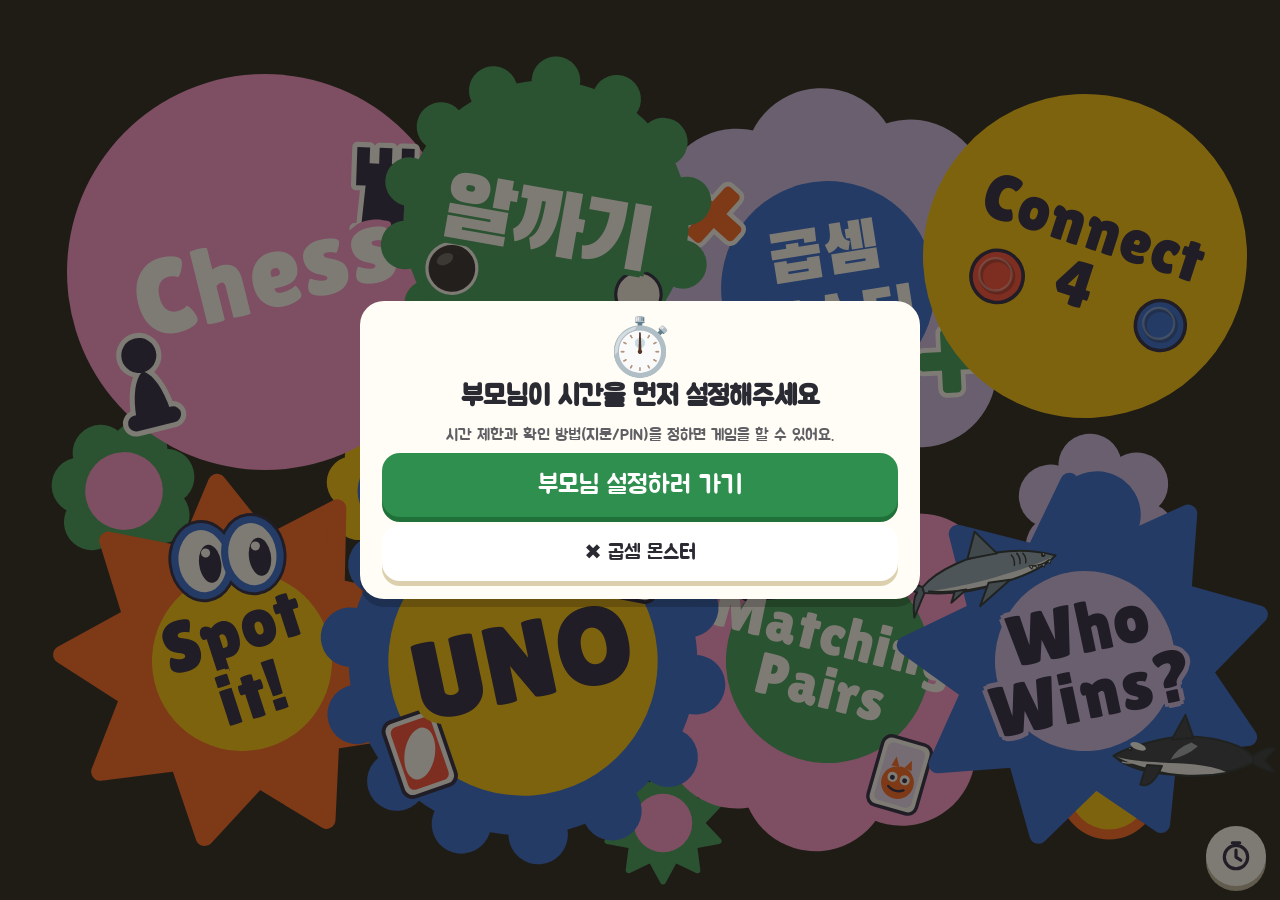
<file: index.html>
<!DOCTYPE html>
<html lang="ko">
<head>
<meta charset="utf-8">
<meta name="viewport" content="width=device-width, initial-scale=1, maximum-scale=1, user-scalable=no">
<title>놀이터</title>
<link rel="manifest" href="manifest.webmanifest">
<meta name="theme-color" content="#121212">
<meta name="mobile-web-app-capable" content="yes">
<meta name="apple-mobile-web-app-capable" content="yes">
<link rel="apple-touch-icon" href="icon-192.png">
<link rel="icon" href="icon-192.png">
<link rel="stylesheet" href="https://fonts.googleapis.com/css2?family=Jua&display=swap">
<link rel="stylesheet" href="fonts/fonts.css">
<style>
:root{--f:Lilita,Han,"Jua","Noto Sans KR","Apple SD Gothic Neo","Malgun Gothic",system-ui,sans-serif}
*{box-sizing:border-box}
html,body{margin:0;height:100%;overflow:hidden;overscroll-behavior:none;background:#121212;color:#fff;font-family:var(--f);
  -webkit-user-select:none;user-select:none;-webkit-tap-highlight-color:transparent;touch-action:manipulation;color-scheme:dark}
#cluster{position:fixed;inset:5vmin 6vmin;}
.st{position:absolute;left:var(--lx);top:var(--ly);width:var(--ls);height:var(--ls);transform:translate(-50%,-50%) rotate(var(--r,0deg));border-radius:50%;
  display:flex;align-items:center;justify-content:center;text-decoration:none;color:var(--tc,#fff);z-index:var(--z,1);transition:transform .12s}
.st:active{transform:translate(-50%,-50%) rotate(var(--r,0deg)) scale(.93)}
.st svg.shape{position:absolute;inset:0;width:100%;height:100%;overflow:visible}
.st svg.deco{position:absolute;inset:0;width:100%;height:100%;overflow:visible;pointer-events:none}
.st .tx{text-shadow:-0.07em 0em var(--halo,transparent),0.07em 0em var(--halo,transparent),0em -0.07em var(--halo,transparent),0em 0.07em var(--halo,transparent),-0.05em -0.05em var(--halo,transparent),0.05em -0.05em var(--halo,transparent),-0.05em 0.05em var(--halo,transparent),0.05em 0.05em var(--halo,transparent);position:relative;text-align:center;line-height:.92;font-size:calc(var(--ls)*var(--fs,.2));letter-spacing:.01em;transform:rotate(var(--tr,0deg))}
.st .tx.han{font-family:Han,var(--f);line-height:1.04;letter-spacing:-.03em}
.fl{position:absolute;left:var(--lx);top:var(--ly);width:var(--ls);height:var(--ls);transform:translate(-50%,-50%) rotate(var(--r,0deg));z-index:var(--z,0);pointer-events:none}
.fl svg{width:100%;height:100%;overflow:visible}
@keyframes bob{
  0%{translate:0 0;rotate:0deg;scale:1}
  25%{translate:var(--ax) var(--ay);rotate:var(--ar);scale:1.02}
  50%{translate:calc(var(--ax)*-.4) calc(var(--ay)*-1);rotate:calc(var(--ar)*-.6);scale:.99}
  75%{translate:calc(var(--ax)*-1) calc(var(--ay)*.5);rotate:calc(var(--ar)*.8);scale:1.015}
  100%{translate:0 0;rotate:0deg;scale:1}
}
.st{animation:bob var(--d,6s) ease-in-out var(--dl,0s) infinite}
@media (prefers-reduced-motion:reduce){.st{animation:none}}
@media (orientation:portrait){
  .st,.fl{left:var(--px,var(--lx));top:var(--py,var(--ly));width:var(--ps,var(--ls));height:var(--ps,var(--ls))}
  .st .tx{font-size:calc(var(--ps,var(--ls))*var(--fs,.2))}
}
#bTime{position:fixed;right:max(14px,env(safe-area-inset-right));bottom:max(14px,env(safe-area-inset-bottom));z-index:6;width:60px;height:60px;border:0;border-radius:50%;background:#fff;box-shadow:0 5px 0 #b9b2a0;display:flex;align-items:center;justify-content:center;cursor:pointer;padding:0;-webkit-tap-highlight-color:transparent}
#bTime:active{transform:translateY(3px);box-shadow:0 2px 0 #b9b2a0}
#bTime svg{width:34px;height:34px}
#gov,#gov *,#bTime{font-family:"Jua","Noto Sans KR","Apple SD Gothic Neo","Malgun Gothic",system-ui,sans-serif!important}
</style>
</head>
<body>
<div id="cluster"></div>
<button id="bTime" aria-label="시간 제한 설정"><svg viewBox="0 0 32 32" fill="none" stroke="#14143a" stroke-width="3" stroke-linecap="round" stroke-linejoin="round"><circle cx="16" cy="17" r="11"/><path d="M16 10.5V17l4.5 3M12.5 3.5h7"/></svg></button>
<script src="algakki/guard.js"></script>
<script src="whowins/art.js"></script>
<script>
const C={pink:'#ff8fd0',yellow:'#ffc400',green:'#2f9b55',blue:'#1f5fd8',lav:'#cdbaf0',orange:'#ff5a14',red:'#ff3d2e',navy:'#14143a'};
const P=(r,n,i)=>[(50+Math.cos(2*Math.PI*i/n-Math.PI/2)*r).toFixed(2),(50+Math.sin(2*Math.PI*i/n-Math.PI/2)*r).toFixed(2)];
function shape(kind,c1,c2,n){
  let s='';
  if(kind==='circle') s=`<circle cx="50" cy="50" r="50" fill="${c1}"/>`;
  if(kind==='flower'){ n=n||8; for(let i=0;i<n;i++){const [x,y]=P(31,n,i);s+=`<circle cx="${x}" cy="${y}" r="19.5" fill="${c1}"/>`;} s+=`<circle cx="50" cy="50" r="33" fill="${c1}"/>`; }
  if(kind==='scallop'){ n=n||14; for(let i=0;i<n;i++){const [x,y]=P(44,n,i);s+=`<circle cx="${x}" cy="${y}" r="7.5" fill="${c1}"/>`;} s+=`<circle cx="50" cy="50" r="44" fill="${c1}"/>`; }
  if(kind==='star'){ n=n||9; const pts=[];for(let i=0;i<n*2;i++){const [x,y]=P(i%2?33:50,n*2,i);pts.push(x+','+y);} s+=`<polygon points="${pts.join(' ')}" fill="${c1}" stroke="${c1}" stroke-width="5" stroke-linejoin="round"/>`; }
  if(c2) s+=`<circle cx="50" cy="50" r="${kind==='star'?25:kind==='scallop'?34:kind==='flower'?27:40}" fill="${c2}"/>`;
  return `<svg class="shape" viewBox="0 0 100 100">${s}</svg>`;
}

/* ---- 게임별 상징 그림 (스티커 가장자리에 붙음) ---- */
const NV=C.navy;
const T=(x,y,r,sc,inner)=>`<g transform="translate(${x} ${y}) rotate(${r||0}) scale(${(sc||1)*.7})">${inner}</g>`;
const stk=(body,fill,out,w)=>`<g fill="${out}" stroke="${out}" stroke-width="${w||3.2}" stroke-linejoin="round" stroke-linecap="round">${body}</g><g fill="${fill}">${body}</g>`;
const BODY={
 pawn:'<circle cx="0" cy="-8" r="5.5"/><path d="M-5.5 11Q-4.5 0 0 -3Q4.5 0 5.5 11Z"/><rect x="-8.5" y="10" width="17" height="5" rx="2.5"/>',
 rook:'<path d="M-9 15H9V10.5H7L6 -3H9V-15H5V-10H2V-15H-2V-10H-5V-15H-9V-3H-6L-7 10.5H-9Z"/>',
 bishop:'<ellipse cx="0" cy="-3" rx="6.5" ry="9.5"/><circle cx="0" cy="-14.5" r="3"/><path d="M-4.5 5H4.5L6 11H-6Z"/><rect x="-9" y="10" width="18" height="5" rx="2.5"/>',
 plus:'<rect x="-3.2" y="-11" width="6.4" height="22" rx="1.5"/><rect x="-11" y="-3.2" width="22" height="6.4" rx="1.5"/>',
 div:'<rect x="-11" y="-3" width="22" height="6" rx="1.5"/><circle cx="0" cy="-9" r="3.8"/><circle cx="0" cy="9" r="3.8"/>',
 eq:'<rect x="-11" y="-8" width="22" height="5.4" rx="1.5"/><rect x="-11" y="2.6" width="22" height="5.4" rx="1.5"/>'
};
BODY.times=`<g transform="rotate(45)">${BODY.plus}</g>`;
const piece=(k,x,y,r,sc,fill,out)=>T(x,y,r,sc,stk(BODY[k],fill,out));
const stone=(x,y,r,white)=>T(x,y,0,1,`<circle r="${r}" fill="${white?'#f6f2ea':'#1b1b22'}" stroke="${white?NV:'#fff'}" stroke-width="1.4"/><ellipse cx="${-r*.3}" cy="${-r*.35}" rx="${r*.35}" ry="${r*.22}" fill="#fff" opacity="${white?.0:.28}" transform="rotate(-30 ${-r*.3} ${-r*.35})"/><path d="M${-r*.55} ${r*.45}A${r*.75} ${r*.75} 0 0 0 ${r*.55} ${r*.45}" fill="none" stroke="${white?'#cfc7b8':'#fff'}" stroke-width="1.6" opacity="${white?1:.0}" stroke-linecap="round"/>`);
const chip=(x,y,r,col)=>T(x,y,0,1,`<circle r="${r}" fill="${col}" stroke="${NV}" stroke-width="1.6"/><circle r="${r*.62}" fill="none" stroke="rgba(0,0,0,.28)" stroke-width="1.8"/><circle r="${r*.62}" fill="none" stroke="rgba(255,255,255,.35)" stroke-width="1" transform="translate(-.8 -.8)"/>`);
const eye=(x,y,r,col,dx,dy)=>T(x,y,0,1,`<circle r="${r}" fill="#fff" stroke="${NV}" stroke-width="2.6"/><circle cx="${dx}" cy="${dy}" r="${r*.55}" fill="${col}"/><circle cx="${dx*1.25}" cy="${dy*1.25}" r="${r*.27}" fill="${NV}"/><circle cx="${dx-r*.15}" cy="${dy-r*.22}" r="${r*.13}" fill="#fff"/>`);
const eyes=(x,y,sc,lx)=>T(x,y,0,sc,[-10.5,10.5].map(c=>`<ellipse cx="${c}" rx="11.5" ry="14.5" fill="#fff" stroke="${NV}" stroke-width="5.4"/>`).join('')+[-10.5,10.5].map(c=>`<ellipse cx="${c}" rx="11.5" ry="14.5" fill="#fff" stroke="${C.blue}" stroke-width="3"/>`).join('')+[-10.5,10.5].map(c=>`<ellipse cx="${c+lx}" cy="1.5" rx="4.6" ry="8" fill="${NV}"/><circle cx="${c+lx-1.3}" cy="-3.2" r="1.9" fill="#fff"/>`).join(''));
const ucard=(x,y,r,sc,col)=>T(x,y,r,sc,`<rect x="-9.5" y="-13.5" width="19" height="27" rx="3.4" fill="#fff" stroke="${NV}" stroke-width="1.3"/><rect x="-7.3" y="-11.3" width="14.6" height="22.6" rx="2.2" fill="${col}"/><ellipse rx="5.2" ry="9" fill="#fff" transform="rotate(28)"/>`);
const MONS=(c)=>`<circle cy="3" r="6.2" fill="${c}"/><circle cx="-2.4" cy="1.4" r="1.9" fill="#fff"/><circle cx="2.4" cy="1.4" r="1.9" fill="#fff"/><circle cx="-2.4" cy="1.6" r=".9" fill="${NV}"/><circle cx="2.4" cy="1.6" r=".9" fill="${NV}"/><path d="M-3 5.2Q0 7.2 3 5.2" fill="none" stroke="${NV}" stroke-width=".9" stroke-linecap="round"/><path d="M-4 -2.6L-3 -6.4L-1 -3M4 -2.6L3 -6.4L1 -3" fill="${c}"/>`;
const STAR='<polygon points="0,-6.4 1.9,-2 6.4,-1.8 2.9,1.1 4,5.6 0,3.1 -4,5.6 -2.9,1.1 -6.4,-1.8 -1.9,-2" fill="#ffc400"/>';
const mcard=(x,y,r,sc,face)=>T(x,y,r,sc,`<rect x="-9.5" y="-13.5" width="19" height="27" rx="3.4" fill="#fff" stroke="${NV}" stroke-width="1.3"/><rect x="-7.3" y="-11.3" width="14.6" height="22.6" rx="2.2" fill="${face?'#e9ddfa':NV}"/>${face?MONS(face):STAR}`);
const wt=(k,x,y,r,sc,fl)=>`<g transform="translate(${x} ${y}) rotate(${r}) scale(${fl?-sc:sc} ${sc}) translate(-100 -50)">${WW_ART[k]}</g>`;
/* 게임 하나 = 스티커 하나. lx/ly: 가로 화면 위치, px/py: 세로 화면 위치 */
const G=[
 {d:()=>piece('pawn',17,74,-8,1.15,NV,'#fff')+piece('rook',82,34,8,1.15,NV,'#fff'),h:'chess/',   t:'Chess',        k:'circle', c1:C.pink,  tc:'#fff',  fs:.27, r:-6, tr:-8, lx:'18%',ly:'28%',ls:'44vmin',px:'30%',py:'14%',ps:'44vmin',z:2},
 {d:()=>stone(22,66,11,0)+stone(80,70,10,1),h:'algakki/', t:'알까기',        k:'scallop',c1:C.green, tc:'#fff',  fs:.27, r:4,  tr:6,  han:1,lx:'42%',ly:'22%',ls:'36vmin',px:'72%',py:'20%',ps:'38vmin',z:3},
 {d:()=>piece('times',22,30,0,1.05,C.orange,'#fff')+piece('plus',80,70,0,1.05,C.green,'#fff'),h:'multiply/',t:'곱셈<br>몬스터', k:'flower', c1:C.lav,   c2:C.blue,tc:'#fff',fs:.17,r:-3,tr:-6,han:1,lx:'66%',ly:'30%',ls:'44vmin',px:'30%',py:'35%',ps:'46vmin',z:2},
 {d:()=>chip(24,60,11.5,C.red)+chip(76,68,11,C.blue),h:'connect4/',t:'Connect<br>4', k:'circle', c1:C.yellow,tc:C.navy,fs:.2,  r:8,  tr:10, lx:'88%',ly:'26%',ls:'36vmin',px:'74%',py:'45%',ps:'38vmin',z:3},
 {d:()=>eyes(50,21,.95,3),h:'spot/',    t:'Spot<br>it!',  k:'star',   c1:C.orange,c2:C.yellow,tc:C.navy,fs:.2,r:-8,tr:-10,lx:'16%',ly:'76%',ls:'40vmin',px:'24%',py:'60%',ps:'40vmin',z:2},
 {d:()=>ucard(22,71,-14,1.05,C.red)+ucard(80,27,16,1.05,C.green),h:'uno/',     t:'UNO',          k:'scallop',c1:C.blue,  c2:C.yellow,tc:C.navy,  fs:.28, r:-5, tr:-7, lx:'40%',ly:'76%',ls:'44vmin',px:'68%',py:'66%',ps:'44vmin',z:3},
 {d:()=>mcard(30,26,-12,1.0,0)+mcard(72,78,10,1.0,C.orange),h:'memory/',  halo:'transparent',t:'Matching<br>Pairs',       k:'flower', c1:C.pink,  c2:C.green,tc:'#fff', fs:.155, r:6,  tr:8,  lx:'66%',ly:'76%',ls:'42vmin',px:'30%',py:'84%',ps:'42vmin',z:2},
 {d:()=>wt('shark',22,22,-12,.23,0)+wt('orca',78,78,8,.23,1),h:'whowins/',t:'Who<br>Wins?',k:'star',c1:C.blue,c2:C.lav,tc:C.navy,fs:.2,r:-5,tr:-7,lx:'88%',ly:'76%',ls:'40vmin',px:'74%',py:'88%',ps:'40vmin',z:3}
];
/* 장식 (눌러도 아무 일 없음) */
const F=[
 {k:'flower',c1:C.yellow,c2:C.blue,  n:8, lx:'29%',ly:'55%',ls:'15vmin',r:12, z:1,px:'8%', py:'34%',ps:'16vmin'},
 {k:'star',  c1:C.yellow,c2:C.orange,n:8, lx:'54%',ly:'50%',ls:'14vmin',r:0,  z:1,px:'52%',py:'30%',ps:'14vmin'},
 {k:'flower',c1:C.lav,   c2:C.blue,  n:6, lx:'89%',ly:'58%',ls:'18vmin',r:-8, z:1,px:'90%',py:'66%',ps:'18vmin'},
 {k:'flower',c1:C.green, c2:C.pink,  n:7, lx:'6%', ly:'55%',ls:'16vmin',r:20, z:1,px:'12%',py:'92%',ps:'16vmin'},
 {k:'circle',c1:C.orange,c2:C.yellow,        lx:'90%',ly:'92%',ls:'11vmin',r:0,  z:1,px:'92%',py:'8%', ps:'11vmin'},
 {k:'star',  c1:C.green, c2:C.pink,  n:10,lx:'52%',ly:'96%',ls:'13vmin',r:0,  z:1,px:'56%',py:'96%',ps:'13vmin'}
];
const box=document.getElementById('cluster');
let _i=0;const rnd=(a,b)=>a+Math.random()*(b-a);
function wob(el){_i++;const sg=_i%2?1:-1;
  el.style.setProperty('--d',rnd(5,8.5).toFixed(2)+'s');el.style.setProperty('--dl',(-rnd(0,8)).toFixed(2)+'s');
  el.style.setProperty('--ax',(sg*rnd(.5,1.1)).toFixed(2)+'vmin');el.style.setProperty('--ay',(-sg*rnd(.5,1.2)).toFixed(2)+'vmin');
  el.style.setProperty('--ar',(sg*rnd(1.8,3.6)).toFixed(2)+'deg');}
F.forEach(f=>{const d=document.createElement('div');d.className='fl';d.style.cssText=`--lx:${f.lx};--ly:${f.ly};--ls:${f.ls};--px:${f.px};--py:${f.py};--ps:${f.ps};--r:${f.r}deg;--z:${f.z}`;d.innerHTML=shape(f.k,f.c1,f.c2,f.n);wob(d);box.appendChild(d);});
G.forEach(g=>{const a=document.createElement('a');a.className='st';a.href=g.h;
  a.style.cssText=`--lx:${g.lx};--ly:${g.ly};--ls:${g.ls};--px:${g.px};--py:${g.py};--ps:${g.ps};--r:${g.r}deg;--tr:${g.tr}deg;--tc:${g.tc};--fs:${g.fs};--z:${g.z};--halo:${g.halo||g.c2||g.c1}`;
  a.innerHTML=shape(g.k,g.c1,g.c2)+`<svg class="deco" viewBox="0 0 100 100">${g.d()}</svg>`+`<span class="tx${g.han?' han':''}">${g.t}</span>`;wob(a);box.appendChild(a);});
Guard.start({hub:true});
document.getElementById('bTime').addEventListener('click',()=>{ if(Guard.LS.get('parent',null)) Guard.parentFlow(); else Guard.start({hub:true}); });
addEventListener('pageshow',e=>{ if(e.persisted) Guard.start({hub:true}); });
if('serviceWorker' in navigator&&location.protocol.startsWith('http')) navigator.serviceWorker.register('sw.js').catch(()=>{});
</script>
</body>
</html>
</file>
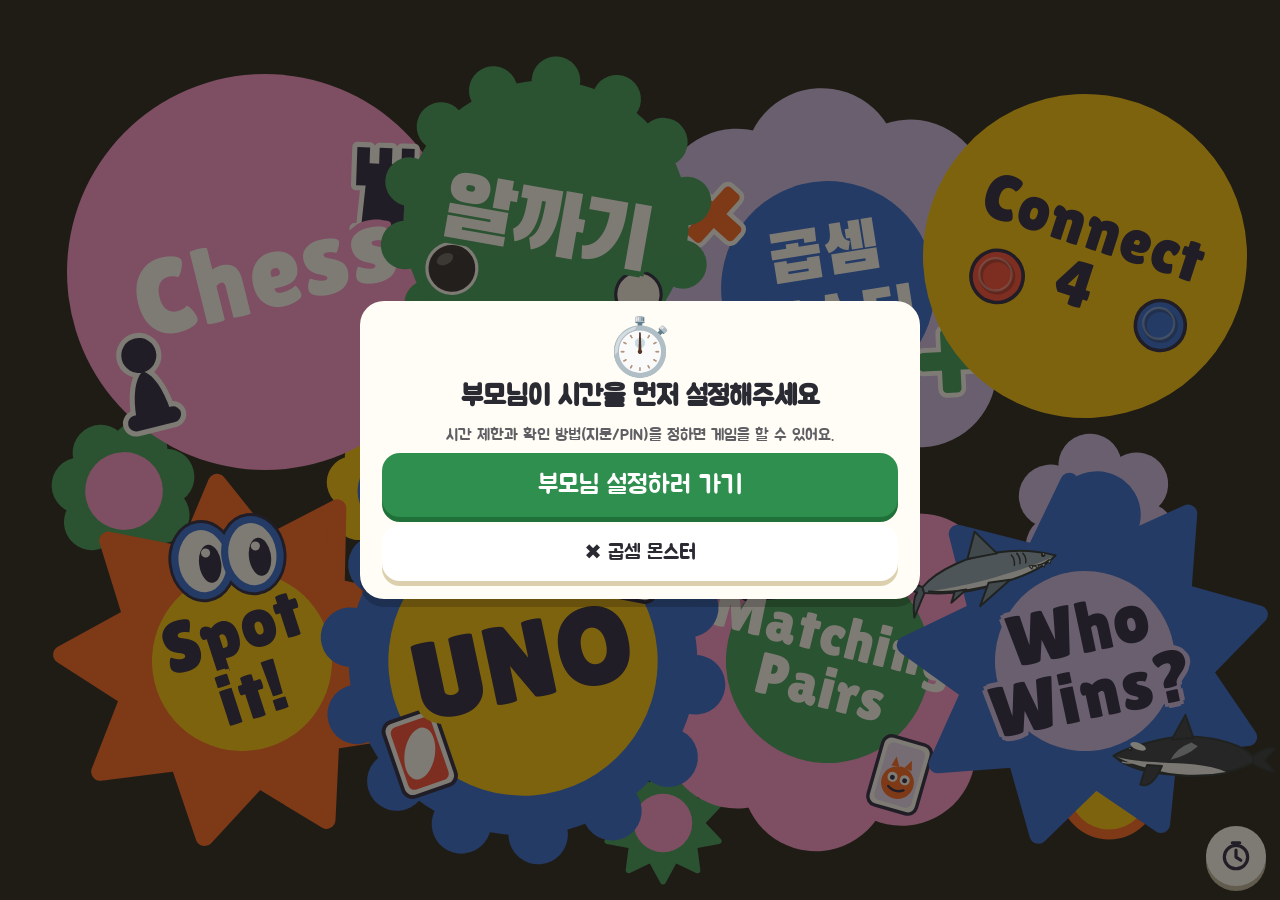
<file: algakki/index.html>
<!DOCTYPE html>
<html lang="ko">
<head>
<meta charset="utf-8">
<meta name="viewport" content="width=device-width, initial-scale=1, maximum-scale=1, user-scalable=no">
<title>알까기</title>
<meta name="theme-color" content="#f4ecd8">
<link rel="stylesheet" href="https://fonts.googleapis.com/css2?family=Jua&display=swap">
<style>
:root{--bg:#f4ecd8;--ink:#2a2a33;--card:#fffdf6;--edge:#dccfae;--accent:#e4572e;--good:#2f8f4e;
  --font:"Jua","Noto Sans KR","Apple SD Gothic Neo","Malgun Gothic",system-ui,sans-serif;--vh:1vh}
*{box-sizing:border-box}
html,body{margin:0;height:100%;overflow:hidden;overscroll-behavior:none;background:var(--bg);color:var(--ink);
  font-family:var(--font);-webkit-user-select:none;user-select:none;-webkit-tap-highlight-color:transparent;touch-action:manipulation;color-scheme:light}
button,a{font-family:inherit;color:inherit}
#app{height:calc(var(--vh)*100);display:flex;align-items:center;justify-content:center;gap:14px;padding:10px}
#stage{--bs:min(calc(var(--vh)*100 - 20px), calc(100vw - 300px));width:var(--bs);height:var(--bs);flex:none;border-radius:14px;overflow:hidden;box-shadow:0 6px 0 #4b3a28;position:relative}
#win{position:absolute;inset:0;display:none;align-items:center;justify-content:center;pointer-events:none;z-index:3;font-size:calc(var(--bs)*.2);letter-spacing:2px;color:#ffe14d;-webkit-text-stroke:calc(var(--bs)*.012) #4b3a28;paint-order:stroke fill;text-shadow:0 calc(var(--bs)*.012) 0 #4b3a28,0 calc(var(--bs)*.03) calc(var(--bs)*.04) rgba(0,0,0,.35);text-align:center;line-height:1}
#win.on{display:flex;animation:winpop .5s cubic-bezier(.2,1.6,.4,1)}
#win.lose{color:#cfd6e4;font-size:calc(var(--bs)*.13)}
@keyframes winpop{from{transform:scale(.2) rotate(-12deg);opacity:0}}
#cv{width:100%;height:100%;display:block;touch-action:none}
#panel{width:260px;display:flex;flex-direction:column;gap:10px}
.box{background:var(--card);border-radius:18px;border:2px solid var(--edge);padding:12px 14px}
#status,#score{display:none!important}
#status{font-size:22px;line-height:1.25;min-height:84px}
#status small{display:block;font-size:14px;opacity:.7;margin-top:4px;line-height:1.3}
#status.warn{background:#ffe4dc;border-color:var(--accent)}
.sc{display:flex;align-items:center;gap:8px;min-height:30px;font-size:15px;padding:2px 6px;border-radius:10px}
.sc.on{background:#fff1b8}
.sc .st{width:20px;height:20px;border-radius:50%;flex:none}
.st.k{background:radial-gradient(circle at 35% 30%,#6a6a72,#16161a)}
.st.w{background:radial-gradient(circle at 35% 30%,#fff,#d6d1c3);border:1px solid #9a948a}
.sc .dots{display:flex;gap:3px;flex-wrap:wrap}
.sc .dots i{width:11px;height:11px;border-radius:50%}
.sc .dots i.k{background:#222} .sc .dots i.w{background:#fff;border:1px solid #888}
.time{font-size:17px;padding:8px 14px;text-align:center}
.time.low{background:#fff0c9;border-color:#e0a100}
.info{display:flex;flex-direction:column;gap:10px}
.btns{display:grid;grid-template-columns:1fr 1fr;gap:8px}
.btn{min-height:56px;border:0;border-radius:16px;background:#fff;box-shadow:0 4px 0 var(--edge);font-size:18px;cursor:pointer;padding:6px;display:flex;align-items:center;justify-content:center;text-align:center;text-decoration:none;flex-direction:column}
.btn:active{transform:translateY(3px);box-shadow:0 1px 0 var(--edge)}
.btn small{font-size:12px;opacity:.6}
.btn.wide{grid-column:1/3}
.btn.holdable{background-image:linear-gradient(#ffcf70,#ffcf70);background-repeat:no-repeat;background-size:0 100%}
.btn.hold{background-size:100% 100%;transition:background-size .9s linear}
#overlay{position:fixed;inset:0;background:rgba(40,35,25,.55);display:none;align-items:center;justify-content:center;padding:12px;z-index:5}
#overlay.on{display:flex}
.card{background:var(--card);border-radius:24px;padding:18px 22px;width:min(560px,100%);max-height:100%;overflow:auto;text-align:center;box-shadow:0 8px 0 rgba(0,0,0,.18)}
.card h1{margin:0 0 8px;font-size:34px}.card h2{margin:0 0 10px;font-size:28px}
.row{margin:10px 0}.row>b{display:block;font-size:17px;margin-bottom:6px;font-weight:400;opacity:.75}
.chips{display:flex;gap:8px;justify-content:center;flex-wrap:wrap}
.chip{min-height:54px;padding:0 18px;border-radius:16px;border:3px solid var(--edge);background:#fff;font-size:19px;cursor:pointer}
.chip.on{border-color:var(--good);background:#e3f5e7}
.go{width:100%;min-height:64px;margin-top:8px;border:0;border-radius:18px;background:var(--good);color:#fff;font-size:26px;box-shadow:0 5px 0 #20703a;cursor:pointer;display:block;text-align:center;text-decoration:none;line-height:64px;padding:0}
.go:active{transform:translateY(4px);box-shadow:0 1px 0 #20703a}
.go.alt{background:#fff;color:var(--ink);box-shadow:0 5px 0 var(--edge);margin-top:10px;font-size:21px;min-height:56px;line-height:56px}
.big{font-size:56px;line-height:1.1}
@media (orientation:portrait){
  #app{flex-direction:column;gap:10px}
  #stage{--bs:min(calc(100vw - 20px), calc(var(--vh)*100 - 330px))}
  #panel{width:min(100%,640px);gap:8px}
  #status{min-height:70px;font-size:20px}
  .info{flex-direction:row;gap:8px}.info>.box{flex:1}
  .time{font-size:15px;padding:8px 6px;white-space:nowrap}
  .btns{grid-template-columns:repeat(5,1fr)}.btn.wide{grid-column:auto}
  .btn{font-size:13px;min-height:52px;padding:4px 2px;white-space:nowrap}.btn small{font-size:10px}
}
@media (max-height:520px) and (orientation:landscape){#status{min-height:70px;font-size:20px}#panel{gap:7px}}
.hide-x{}
#bAgain,#bSound,#bParent{display:none!important}
.btns{grid-template-columns:1fr 1fr!important}.btn.wide{grid-column:auto!important}

.box{background:rgba(75,58,40,.09)!important;border:0!important;box-shadow:none!important}
.lvbar{display:flex;align-items:center;gap:12px;margin:10px 4px 4px;font-size:17px}
.lvbar span{white-space:nowrap}
#lvtrack{position:relative;flex:1;height:52px;margin:0 22px;touch-action:none;cursor:pointer}
#lvtrack::before{content:'';position:absolute;left:0;right:0;top:50%;height:8px;margin-top:-4px;border-radius:4px;background:#e4ddc9}
#lvtrack .dt{position:absolute;top:50%;width:14px;height:14px;margin:-7px 0 0 -7px;border-radius:50%;background:#fff;border:3px solid #cbbf9f}
#lvtrack .dt.on{border-color:#2d8f4e;background:#bfe8cc}
#lvthumb{position:absolute;top:50%;width:46px;height:46px;margin:-23px 0 0 -23px;border-radius:50%;background:#fff;border:4px solid #2d8f4e;box-shadow:0 3px 0 rgba(0,0,0,.18);display:flex;align-items:center;justify-content:center;font-size:24px;transition:left .08s}
.info{display:flex!important;flex-direction:column!important;gap:2px!important;justify-content:flex-end}.info>.box{flex:none!important;min-width:0;font-size:15px!important;padding:0 4px!important;text-align:left!important;background:none!important;white-space:normal!important}.info>.box.low{color:#c0392b}
#timeBox.lim{color:#e03131!important;font-weight:700;font-variant-numeric:tabular-nums;background:none!important}
</style>
</head>
<body>
<div id="app">
  <div id="stage"><canvas id="cv"></canvas><div id="win"></div></div>
  <aside id="panel">
    <div id="status" class="box"></div>
    <div class="box" id="score"></div>
    <div class="info"><div id="lvBox" class="box time"></div><div id="rec" class="box time"></div><div id="timeBox" class="box time"></div></div>
    <div class="btns">
      <button class="btn" id="bAgain">🔄 다시하기</button>
      <a class="btn" href="../">🏠 처음</a>
      <button class="btn" id="bMenu">☰ 메뉴</button>
      <button class="btn" id="bSound">🔊 소리</button>
      <button class="btn wide holdable" id="bParent">🙅🏻‍♀️ 부모님<small>꾹 누르기</small></button>
    </div>
  </aside>
</div>
<div id="overlay"></div>
<script src="guard.js"></script>
<script>
(function(){
const $=id=>document.getElementById(id);
const S=1000,PAD=70,L=S+PAD*2,R=36,K=1.7,E=0.92,MAXPULL=230,POWER=8.2,VMAX=POWER*MAXPULL;
let st=[],parts=[],turn=1,shooting=false,over=false,thinking=false,drag=null,aimFx=null,winner=0,gameId=0,muted=false,overlayMode='';
let cfg={mode:'cpu',level:1,n:7},lvNote='';
const LVE=['','🐣','🐥','🐰','🦊','🐯','🦁','🐲'];
cfg.level=Math.max(1,Math.min(7,+Guard.LS.get('algakki.level',1)||1));
const saveLv=()=>Guard.LS.set('algakki.level',cfg.level);
const cv=$('cv'),ctx=cv.getContext('2d');
let scale=1;
function vh(){ document.documentElement.style.setProperty('--vh',(window.innerHeight/100)+'px'); resize(); }
function resize(){ const dpr=Math.min(window.devicePixelRatio||1,2),w=cv.clientWidth||300; cv.width=Math.round(w*dpr); cv.height=Math.round(w*dpr); scale=cv.width/L; }
window.addEventListener('resize',vh);

/* ---------- sound ---------- */
let AC;
function unlock(){ try{ AC=AC||new (window.AudioContext||window.webkitAudioContext)(); if(AC.state==='suspended') AC.resume(); }catch(e){} }
function tone(f0,f1,d,type,v,delay){
  if(muted) return;
  try{
    AC=AC||new (window.AudioContext||window.webkitAudioContext)();
    const t0=AC.currentTime+(delay||0),o=AC.createOscillator(),g=AC.createGain();
    o.type=type||'sine'; o.frequency.setValueAtTime(f0,t0); if(f1!==f0) o.frequency.exponentialRampToValueAtTime(f1,t0+d);
    g.gain.setValueAtTime(v||.08,t0); g.gain.exponentialRampToValueAtTime(.0001,t0+d);
    o.connect(g); g.connect(AC.destination); o.start(t0); o.stop(t0+d);
  }catch(e){}
}
const sfx={
  hit:v=>tone(380+Math.random()*260,200,.07,'triangle',Math.min(.16,.03+v/9000)),
  shot:()=>tone(240,120,.09,'sine',.07),
  fall:()=>tone(520,130,.5,'sine',.07),
  win:()=>[523,659,784,1046].forEach((f,i)=>tone(f,f,.22,'triangle',.09,i*.14)),
  lose:()=>[392,330,262].forEach((f,i)=>tone(f,f,.25,'sine',.09,i*.18))
};

/* ---------- physics ---------- */
function stepWorld(a,h,onHit,instant){
  const f=Math.exp(-K*h);
  for(const s of a){
    s.x+=s.vx*h; s.y+=s.vy*h; s.vx*=f; s.vy*=f;
    if(s.vx*s.vx+s.vy*s.vy<81){ s.vx=0; s.vy=0; }
  }
  for(let i=0;i<a.length;i++){
    const p=a[i]; if(p.out!==undefined) continue;
    for(let j=i+1;j<a.length;j++){
      const q=a[j]; if(q.out!==undefined) continue;
      const dx=q.x-p.x,dy=q.y-p.y,d2=dx*dx+dy*dy,md=2*R;
      if(d2>=md*md||d2===0) continue;
      const d=Math.sqrt(d2),nx=dx/d,ny=dy/d,ov=md-d;
      p.x-=nx*ov/2; p.y-=ny*ov/2; q.x+=nx*ov/2; q.y+=ny*ov/2;
      const vn=(p.vx-q.vx)*nx+(p.vy-q.vy)*ny;
      if(vn>0){
        const j2=(1+E)*vn/2;
        p.vx-=j2*nx; p.vy-=j2*ny; q.vx+=j2*nx; q.vy+=j2*ny;
        if(onHit&&vn>50) onHit(vn,(p.x+q.x)/2,(p.y+q.y)/2);
      }
    }
  }
  for(const s of a){
    if(s.out===undefined&&(s.x<0||s.x>S||s.y<0||s.y>S)) s.out=instant?1:0;
  }
}
const inPlay=()=>st.filter(s=>s.out===undefined);
const cnt=c=>st.filter(s=>s.c===c&&s.out===undefined).length;
const allStill=()=>st.every(s=>s.out!==undefined||(s.vx===0&&s.vy===0));

/* ---------- game ---------- */
function newGame(){
  gameId++; st=[]; parts=[]; $('win').className='';
  const n=cfg.n;
  for(let i=0;i<n;i++){
    const x=S*(i+1)/(n+1);
    st.push({x,y:S-150,vx:0,vy:0,c:1});
    st.push({x,y:150,vx:0,vy:0,c:-1});
  }
  turn=1; shooting=false; over=false; thinking=false; drag=null; aimFx=null; winner=0;
  closeOverlay(); updateUI(); maybeCpu();
}
function launch(s,vx,vy){ s.vx=vx; s.vy=vy; shooting=true; sfx.shot(); updateUI(); }
function endTurn(){
  shooting=false;
  const b=cnt(1),w=cnt(-1);
  if(!b||!w){
    over=true; winner=(!b&&!w)?0:(!w?1:-1);
    recordScore(); lvNote='';
    if(cfg.mode==='cpu'&&winner!==0){ const prev=cfg.level;
      if(winner===1){ cfg.level=Math.min(7,prev+1); lvNote=cfg.level>prev?'⬆ 컴퓨터가 '+LVE[cfg.level]+' '+cfg.level+'단계로 올라가요!':'🏅 가장 높은 단계예요!'; }
      else { cfg.level=Math.max(1,prev-1); if(cfg.level<prev) lvNote='⬇ 컴퓨터가 '+LVE[cfg.level]+' '+cfg.level+'단계로 내려가요'; }
      saveLv(); }
    updateUI(); showWin();
    const id=gameId; setTimeout(()=>{ if(id===gameId&&over) showEnd(); },2200);
    return;
  }
  turn=-turn; updateUI(); maybeCpu();
}
function canAct(){ return !over&&!shooting&&!thinking&&!overlayMode&&(cfg.mode==='two'||turn===1); }

/* ---------- computer ---------- */
function simulate(live,i,ang,v,me){
  const a=live.map(s=>({x:s.x,y:s.y,vx:0,vy:0,c:s.c}));
  a[i].vx=Math.cos(ang)*v; a[i].vy=Math.sin(ang)*v;
  for(let k=0;k<700;k++){
    stepWorld(a,1/120,null,true);
    if(a.every(s=>s.out!==undefined||(s.vx===0&&s.vy===0))) break;
  }
  let sc=0;
  for(const s of a){
    const mine=s.c===me;
    if(s.out!==undefined) sc+=mine?-12:10;
    else{ const e=Math.min(s.x,S-s.x,s.y,S-s.y),pr=1-Math.min(e,500)/500; sc+=mine?-pr*2:pr*2.5; }
  }
  return sc;
}
function cpuPick(){
  const me=turn,live=inPlay();
  const own=[],en=[];
  live.forEach((s,i)=>(s.c===me?own:en).push(i));
  const mk=(i,j,mult,noise)=>{
    const p=live[i],q=live[j],ang=Math.atan2(q.y-p.y,q.x-p.x)+noise,D=Math.hypot(q.x-p.x,q.y-p.y);
    return {i,ang,v:Math.max(250,Math.min(VMAX,K*D*mult+120))};
  };
  const rnd=a=>a[Math.floor(Math.random()*a.length)];
  let c;
  const L=cfg.level;
  if(L<=3){
    c=mk(rnd(own),rnd(en),0.7+Math.random()*1.2,(Math.random()-.5)*[0,.7,.45,.22][L]);
  }else{
    const cands=[];
    if(L<=5){
      for(let k=0;k<(L===4?10:24);k++) cands.push(mk(rnd(own),rnd(en),rnd([1,1.4,1.9]),(Math.random()-.5)*.1));
    }else{
      for(const i of own) for(const j of en) for(const m of (L===6?[1,1.45,2]:[.9,1.1,1.45,1.8,2.2])) cands.push(mk(i,j,m,0));
    }
    let best=-1e9,pool=[];
    for(const k of cands){
      const sc=simulate(live,k.i,k.ang,k.v,me);
      if(sc>best+1e-9){ best=sc; pool=[k]; } else if(Math.abs(sc-best)<=1e-9) pool.push(k);
    }
    c=rnd(pool);
    if(L===6) c={...c,ang:c.ang+(Math.random()-.5)*.03};
  }
  return {s:live[c.i],ang:c.ang,v:c.v};
}
function maybeCpu(){
  if(cfg.mode!=='cpu'||over||turn!==-1) return;
  thinking=true; updateUI();
  const id=gameId;
  setTimeout(()=>{
    if(id!==gameId) return;
    const sh=cpuPick(),ux=Math.cos(sh.ang),uy=Math.sin(sh.ang),pull=sh.v/POWER;
    aimFx={s:sh.s,px:sh.s.x-ux*pull,py:sh.s.y-uy*pull};
    setTimeout(()=>{
      if(id!==gameId) return;
      aimFx=null; thinking=false;
      launch(sh.s,ux*sh.v,uy*sh.v);
    },800);
  },500);
}

/* ---------- input ---------- */
function toWorld(e){ const r=cv.getBoundingClientRect(); return {x:(e.clientX-r.left)/r.width*L-PAD,y:(e.clientY-r.top)/r.height*L-PAD}; }
cv.addEventListener('pointerdown',e=>{
  unlock(); if(!canAct()) return;
  const p=toWorld(e); let best=null,bd=1e9;
  for(const s of st){ if(s.c!==turn||s.out!==undefined) continue; const d=Math.hypot(s.x-p.x,s.y-p.y); if(d<bd){bd=d;best=s;} }
  if(best&&bd<R*1.9){ drag={s:best,px:p.x,py:p.y}; try{cv.setPointerCapture(e.pointerId);}catch(_){} }
});
cv.addEventListener('pointermove',e=>{ if(drag){ const p=toWorld(e); drag.px=p.x; drag.py=p.y; } });
function release(){
  if(!drag) return;
  const dx=drag.s.x-drag.px,dy=drag.s.y-drag.py,raw=Math.hypot(dx,dy),s=drag.s;
  drag=null;
  if(raw<25) return;
  const v=Math.min(raw,MAXPULL)*POWER;
  launch(s,dx/raw*v,dy/raw*v);
}
cv.addEventListener('pointerup',release);
cv.addEventListener('pointercancel',()=>{ drag=null; });

/* ---------- score ---------- */
const SCK='score.algakki';
function getScore(){ const d={cpu:{a:0,b:0,d:0},two:{a:0,b:0,d:0}}; const s=Guard.LS.get(SCK,d)||d; s.cpu=s.cpu||d.cpu; s.two=s.two||d.two; return s; }
function recordScore(){
  const sc=getScore(),m=cfg.mode;
  const k=winner===0?'d':(winner===1?'a':'b');
  sc[m][k]++; Guard.LS.set(SCK,sc);
}
function renderRec(){
  const r=getScore()[cfg.mode],d=r.d?' · 무 '+r.d:'';
  $('rec').textContent=cfg.mode==='cpu'?'🏆 나 '+r.a+' : '+r.b+' 컴퓨터'+d:'🏆 검정 '+r.a+' : '+r.b+' 흰색'+d;
}

/* ---------- UI ---------- */
function dots(c,n){ let h=''; for(let i=0;i<n;i++) h+='<i class="'+(c===1?'k':'w')+'"></i>'; return h; }
function updateUI(){
  const b=cnt(1),w=cnt(-1);
  let t,sub='';
  if(over) t=resultText();
  else if(cfg.mode==='cpu') { t=turn===1?'내 차례예요!':(shooting?'컴퓨터가 쐈어요!':'컴퓨터가 생각 중… 🤔'); if(turn===1&&!shooting) sub='내 알을 누르고 뒤로 당겼다 놓으세요'; }
  else { t=(turn===1?'⚫ 검정':'⚪ 흰색')+' 차례예요'; if(!shooting) sub='내 알을 누르고 뒤로 당겼다 놓으세요'; }
  $('status').innerHTML=t+(sub?'<small>'+sub+'</small>':'');
  const nameB=cfg.mode==='cpu'?'나 (검정)':'검정',nameW=cfg.mode==='cpu'?'컴퓨터':'흰색';
  $('score').innerHTML=
    '<div class="sc'+(!over&&turn===1?' on':'')+'"><span class="st k"></span><span>'+nameB+' '+b+'</span><span class="dots">'+dots(1,b)+'</span></div>'+
    '<div class="sc'+(!over&&turn===-1?' on':'')+'"><span class="st w"></span><span>'+nameW+' '+w+'</span><span class="dots">'+dots(-1,w)+'</span></div>';
  $('bSound').textContent=muted?'🔇 소리 꺼짐':'🔊 소리';
  renderRec();
}
function showWin(){
  const w=$('win'); let t='WIN!',c='';
  if(winner===0){t='DRAW';c='lose';}
  else if(cfg.mode==='cpu'&&winner===-1){t='LOSE';c='lose';}
  else if(cfg.mode!=='cpu'){t=(winner===1?'⚫':'⚪')+'<br>WIN!';}
  w.className='on '+c; w.innerHTML=t;
}
function resultText(){
  if(winner===0) return '무승부예요';
  if(cfg.mode==='cpu') return winner===1?'내가 이겼어요! 🎉':'컴퓨터가 이겼어요';
  return (winner===1?'⚫ 검정':'⚪ 흰색')+' 승리! 🎉';
}
function openOverlay(html,m){ overlayMode=m; const o=$('overlay'); o.innerHTML='<div class="card">'+html+'</div>'; o.className='on'; }
function closeOverlay(){ overlayMode=''; const o=$('overlay'); o.className=''; o.innerHTML=''; }
function chip(k,v,l){ return '<button class="chip'+(cfg[k]===v?' on':'')+'" data-cfg="'+k+'" data-v="'+v+'">'+l+'</button>'; }
function setLv(n){
  cfg.level=n; saveLv(); const t=$('lvthumb'); if(!t) return;
  t.style.left=((n-1)/6*100)+'%'; t.textContent=LVE[n];
  document.querySelectorAll('#lvtrack .dt').forEach((d,i)=>d.classList.toggle('on',i<n));
}
function initLvBar(){
  const tr=$('lvtrack'); if(!tr) return;
  setLv(Math.max(1,Math.min(7,cfg.level)));
  let drag=false;
  const pick=e=>{ const r=tr.getBoundingClientRect(); setLv(Math.max(1,Math.min(7,Math.round((e.clientX-r.left)/r.width*6)+1))); };
  tr.addEventListener('pointerdown',e=>{ drag=true; try{tr.setPointerCapture(e.pointerId);}catch(_){} pick(e); });
  tr.addEventListener('pointermove',e=>{ if(drag) pick(e); });
  ['pointerup','pointercancel'].forEach(ev=>tr.addEventListener(ev,()=>{ drag=false; }));
}
function showMenu(){
  let h='<h1>🪨 알까기</h1>';
  h+='<div class="row"><b>누구랑 할까요?</b><div class="chips">'+chip('mode','cpu','컴퓨터랑')+chip('mode','two','둘이서 같이')+'</div></div>';
  if(cfg.mode==='cpu') h+='<div class="row"><div class="lvbar"><span>쉬움</span><div id="lvtrack">'+[1,2,3,4,5,6,7].map(n=>'<i class="dt" style="left:'+((n-1)/6*100)+'%"></i>').join('')+'<div id="lvthumb"></div></div><span>어려움</span></div></div>';
  h+='<div class="row"><b>알 개수</b><div class="chips">'+chip('n',5,'5개')+chip('n',7,'7개')+chip('n',9,'9개')+'</div></div>';
  h+='<button class="go" data-act="start" style="display:flex;align-items:center;justify-content:center;line-height:1;padding:6px 0 0;font-size:34px;min-height:86px"><svg viewBox="0 0 24 24" width="30" height="30" style="vertical-align:-3px;margin-right:12px"><path d="M7 4.5v15l12-7.5z" fill="currentColor" stroke="currentColor" stroke-width="3" stroke-linejoin="round"/></svg>Play!</button>';
  if(st.length&&!over) h+='<button class="go alt" data-act="close" style="margin-top:10px">계속하던 게임으로</button>';
  h+=Guard.extras();
  openOverlay(h,'menu');
  if(cfg.mode==='cpu') initLvBar();
}
function showEnd(){
  const win=winner===1&&cfg.mode==='cpu';
  let big='🤝'; if(winner!==0) big=(cfg.mode==='cpu'&&winner===-1)?'🤖':'🏆';
  if(winner!==0){ if(cfg.mode==='cpu'&&winner===-1) sfx.lose(); else sfx.win(); }
  openOverlay('<div class="big">'+big+'</div><h2>'+resultText()+'</h2>'
    +(lvNote?'<div style="font-size:22px;margin:6px 0">'+lvNote+'</div>':'')
    +'<button class="go" data-act="again">한 판 더</button>'
    +'<button class="go alt" data-act="view">판 보기</button>'
    +'<button class="go alt" data-act="menu">메뉴</button>','end');
}
$('overlay').addEventListener('click',e=>{
  unlock();
  const t=e.target.closest('[data-act],[data-cfg]'); if(!t) return;
  if(t.dataset.cfg){ const k=t.dataset.cfg; cfg[k]=k==='mode'?t.dataset.v:+t.dataset.v; showMenu(); return; }
  const a=t.dataset.act;
  if(a==='start'||a==='again') newGame();
  else if(a==='menu') showMenu();
  else if(a==='close'||a==='view') closeOverlay();
});
$('bAgain').addEventListener('click',newGame);
$('bMenu').addEventListener('click',showMenu);
$('bSound').addEventListener('click',()=>{ muted=!muted; updateUI(); if(!muted){unlock();sfx.shot();} });
let holdT=null; const bP=$('bParent');
bP.addEventListener('pointerdown',()=>{ bP.classList.add('hold'); holdT=setTimeout(()=>{ holdT=null; bP.classList.remove('hold'); Guard.parentFlow(); },900); });
['pointerup','pointerleave','pointercancel'].forEach(ev=>bP.addEventListener(ev,()=>{ clearTimeout(holdT); bP.classList.remove('hold'); }));

/* ---------- render ---------- */
function onHit(v,x,y){
  sfx.hit(v);
  if(v>180) for(let k=0;k<5;k++){ const a=Math.random()*6.283,sp=120+Math.random()*180; parts.push({x,y,vx:Math.cos(a)*sp,vy:Math.sin(a)*sp,t:0,life:.35,c:k%2?'#ffd23f':'#ff8a3d'}); }
}
function drawStone(x,y,c,k,glow){
  const r=R*Math.max(.05,k);
  ctx.globalAlpha=Math.max(0,k);
  ctx.fillStyle='rgba(0,0,0,.28)'; ctx.beginPath(); ctx.ellipse(x+5,y+8,r,r*.9,0,0,6.283); ctx.fill();
  const g=ctx.createRadialGradient(x-r*.35,y-r*.35,r*.1,x,y,r);
  if(c===1){ g.addColorStop(0,'#74747c'); g.addColorStop(1,'#141418'); } else { g.addColorStop(0,'#ffffff'); g.addColorStop(1,'#d3cdbd'); }
  ctx.fillStyle=g; ctx.beginPath(); ctx.arc(x,y,r,0,6.283); ctx.fill();
  ctx.lineWidth=2; ctx.strokeStyle=c===1?'#000':'#988f80'; ctx.stroke();
  if(glow){ ctx.lineWidth=6; ctx.strokeStyle='rgba(255,196,0,'+glow+')'; ctx.beginPath(); ctx.arc(x,y,r+8,0,6.283); ctx.stroke(); }
  ctx.globalAlpha=1;
}
function drawAim(a){
  const s=a.s,dx=s.x-a.px,dy=s.y-a.py,raw=Math.hypot(dx,dy);
  if(raw<8) return;
  const d=Math.min(raw,MAXPULL),ux=dx/raw,uy=dy/raw,pw=d/MAXPULL,col='hsl('+(120-120*pw)+',80%,45%)';
  const bx=s.x-ux*d,by=s.y-uy*d;
  ctx.lineCap='round'; ctx.strokeStyle='rgba(60,40,20,.55)'; ctx.lineWidth=12; ctx.beginPath(); ctx.moveTo(s.x,s.y); ctx.lineTo(bx,by); ctx.stroke();
  ctx.strokeStyle=col; ctx.lineWidth=7; ctx.beginPath(); ctx.moveTo(s.x,s.y); ctx.lineTo(bx,by); ctx.stroke();
  ctx.fillStyle=col; ctx.beginPath(); ctx.arc(bx,by,15,0,6.283); ctx.fill();
  const len=130+pw*430,ex=s.x+ux*len,ey=s.y+uy*len;
  ctx.setLineDash([4,22]); ctx.strokeStyle=col; ctx.lineWidth=9; ctx.beginPath(); ctx.moveTo(s.x+ux*R,s.y+uy*R); ctx.lineTo(ex,ey); ctx.stroke(); ctx.setLineDash([]);
  ctx.fillStyle=col; ctx.beginPath(); ctx.moveTo(ex+ux*26,ey+uy*26); ctx.lineTo(ex-uy*16,ey+ux*16); ctx.lineTo(ex+uy*16,ey-ux*16); ctx.closePath(); ctx.fill();
}
function draw(t){
  ctx.setTransform(scale,0,0,scale,0,0);
  ctx.fillStyle='#4b3a28'; ctx.fillRect(0,0,L,L);
  ctx.translate(PAD,PAD);
  ctx.fillStyle='rgba(0,0,0,.35)'; ctx.fillRect(8,10,S,S);
  const g=ctx.createLinearGradient(0,0,S,S); g.addColorStop(0,'#f0c97f'); g.addColorStop(1,'#e2b05f');
  ctx.fillStyle=g; ctx.fillRect(0,0,S,S);
  ctx.strokeStyle='rgba(120,80,30,.35)'; ctx.lineWidth=3; ctx.beginPath();
  for(let i=1;i<10;i++){ const p=S*i/10; ctx.moveTo(p,0); ctx.lineTo(p,S); ctx.moveTo(0,p); ctx.lineTo(S,p); }
  ctx.stroke();
  ctx.strokeStyle='#a2733a'; ctx.lineWidth=18; ctx.strokeRect(-9,-9,S+18,S+18);
  const myTurn=canAct()||(!over&&!shooting&&cfg.mode==='cpu'&&turn===1&&overlayMode===''),pulse=.5+.3*Math.sin(t/220);
  for(const s of st){
    const k=s.out===undefined?1:1-s.out/.7;
    if(k<=0) continue;
    const glow=(myTurn&&!drag&&s.out===undefined&&s.c===turn)?pulse:(drag&&drag.s===s?1:0);
    drawStone(s.x,s.y,s.c,k,glow);
  }
  if(drag) drawAim(drag);
  if(aimFx) drawAim(aimFx);
  for(const p of parts){ const a=1-p.t/p.life; ctx.globalAlpha=Math.max(0,a); ctx.fillStyle=p.c; ctx.beginPath(); ctx.arc(p.x,p.y,7*a+2,0,6.283); ctx.fill(); }
  ctx.globalAlpha=1;
}
let last=performance.now();
function frame(t){
  const dt=Math.min(.05,(t-last)/1000); last=t;
  if(st.some(s=>s.vx!==0||s.vy!==0)){
    const n=Math.ceil(dt/(1/240)),h=dt/n;
    for(let k=0;k<n;k++) stepWorld(st,h,onHit,false);
  }
  let rm=false;
  for(const s of st) if(s.out!==undefined){ if(s.out===0&&!s.snd){ sfx.fall(); s.snd=1; } s.out+=dt; if(s.out>.7) rm=true; }
  if(rm) st=st.filter(s=>s.out===undefined||s.out<=.7);
  for(const p of parts){ p.t+=dt; p.x+=p.vx*dt; p.y+=p.vy*dt; }
  parts=parts.filter(p=>p.t<p.life);
  if(shooting&&allStill()) endTurn();
  draw(t);
  requestAnimationFrame(frame);
}

/* boot */
vh();
newGame(); showMenu();
Guard.start({onTick:s=>{ const b=$('timeBox'); b.textContent=Guard.label(s); b.className='box time'+(s===Infinity?'':' lim'); },onReset:renderRec});
requestAnimationFrame(frame);
window.__alg={get st(){return st;},get turn(){return turn;},cfg,newGame,stepWorld,simulate,get over(){return over;}};
(function(){const el=document.getElementById('lvBox');function u(){const on=cfg.mode==='cpu';const t=on?(LVE[cfg.level]||'')+' Lv '+cfg.level:'';if(el.textContent!==t)el.textContent=t;el.style.display=on?'':'none';}u();setInterval(u,400);})();
})();

</script>
</body>
</html>
</file>
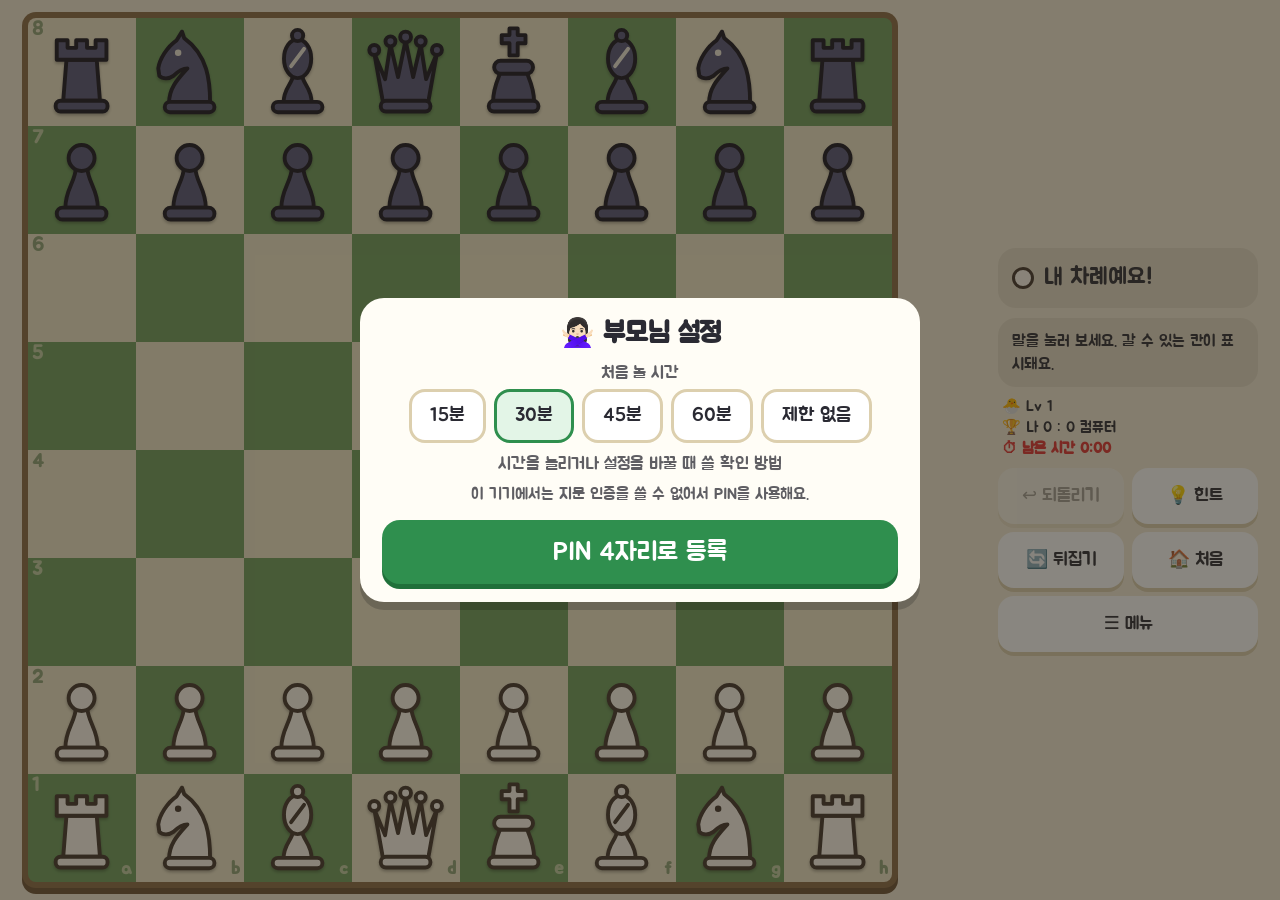
<file: chess/index.html>
<!DOCTYPE html>
<html lang="ko">
<head>
<meta charset="utf-8">
<meta name="viewport" content="width=device-width, initial-scale=1, maximum-scale=1, user-scalable=no">
<title>Chess</title>
<link rel="manifest" href="../manifest.webmanifest">
<meta name="theme-color" content="#f4ecd8">
<meta name="mobile-web-app-capable" content="yes">
<meta name="apple-mobile-web-app-capable" content="yes">
<link rel="apple-touch-icon" href="../icon-192.png">
<link rel="icon" href="../icon-192.png">
<link rel="stylesheet" href="https://fonts.googleapis.com/css2?family=Jua&display=swap">
<style>
/* Plan: 두 톤의 초록 보드 + 따뜻한 종이색 배경. 큰 터치 버튼. 가로 화면은 보드 왼쪽/패널 오른쪽, 세로 화면은 위/아래. */
:root{
  --bg:#f4ecd8; --ink:#2a2a33; --card:#fffdf6; --edge:#dccfae;
  --sq-l:#f1e8cb; --sq-d:#6f9f5e; --accent:#e4572e; --good:#2f8f4e;
  --font:"Jua","Noto Sans KR","Apple SD Gothic Neo","Malgun Gothic",system-ui,sans-serif;
  --vh:1vh;
}
*{box-sizing:border-box}
html,body{margin:0;height:100%;overflow:hidden;overscroll-behavior:none;background:var(--bg);color:var(--ink);
  font-family:var(--font);-webkit-user-select:none;user-select:none;-webkit-tap-highlight-color:transparent;touch-action:manipulation;color-scheme:light}
button{font-family:inherit;color:inherit}
#app{height:calc(var(--vh)*100);display:flex;align-items:center;justify-content:center;gap:14px;padding:10px}
#stage{--bs:min(calc(var(--vh)*100 - 20px), calc(100vw - 404px));display:grid;flex:none;
  grid-template-columns:var(--bs) 76px;grid-template-rows:calc(var(--bs)/2) calc(var(--bs)/2);gap:0 10px}
#boardWrap{grid-area:1/1/3/2;width:var(--bs);height:var(--bs);
  border-radius:14px;padding:6px;background:#8a6a45;box-shadow:0 6px 0 #6b5033}
#board{width:100%;height:100%;display:grid;grid-template-columns:repeat(8,1fr);grid-template-rows:repeat(8,1fr);border-radius:8px;overflow:hidden}
.sq{position:relative;display:flex;align-items:center;justify-content:center}
.sq.l{background:var(--sq-l)} .sq.d{background:var(--sq-d)}
.sq .lb{position:absolute;font-size:calc(var(--bs)/8*.17);font-weight:700;opacity:.65;pointer-events:none;line-height:1}
.sq.l .lb{color:#5c7f4c} .sq.d .lb{color:#f1e8cb}
.sq .lb.f{right:4%;bottom:3%} .sq .lb.r{left:4%;top:3%}
.sq.last::before{content:"";position:absolute;inset:0;background:rgba(255,214,10,.38)}
.sq.sel::before{content:"";position:absolute;inset:0;background:rgba(255,226,0,.7)}
.sq.chk::before{content:"";position:absolute;inset:0;background:radial-gradient(circle,rgba(228,30,30,.9) 0%,rgba(228,30,30,.45) 55%,rgba(228,30,30,0) 75%)}
.sq.hint{animation:pulse 1s ease-in-out infinite}
@keyframes pulse{50%{box-shadow:inset 0 0 0 calc(var(--bs)/8*.09) #ff8a00}}
.dot,.ring{position:absolute;pointer-events:none;border-radius:50%}
.dot{width:32%;height:32%;background:rgba(30,60,20,.42)}
.ring{inset:5%;border:calc(var(--bs)/8*.1) solid rgba(200,40,30,.62)}
.pc{width:90%;height:90%;position:relative;pointer-events:none;stroke-width:1;filter:drop-shadow(0 2px 1.5px rgba(0,0,0,.3))}
.pc.w{fill:#fffaf0;stroke:#40332b;color:#40332b}
.pc.b{fill:#55547a;stroke:#14121f;color:#f1ecdf}
.pc.pop{animation:pop .28s ease-out}
@keyframes pop{0%{transform:scale(1.28)}100%{transform:scale(1)}}
#panel{width:260px;display:flex;flex-direction:column;gap:10px}
.box{background:var(--card);border-radius:18px;border:2px solid var(--edge);padding:12px 14px}
#status{font-size:23px;line-height:1.25;min-height:60px;display:flex;align-items:center;gap:10px}
#status.warn{background:#ffe4dc;border-color:var(--accent);color:#a52a0d}
#status .tok{width:22px;height:22px;border-radius:50%;flex:none;border:3px solid #40332b}
#status .tok.w{background:#fffaf0} #status .tok.b{background:#55547a}
#tip{font-size:16px;line-height:1.4;min-height:62px}
#tip b{font-size:18px}
.cap{display:flex;align-items:center;gap:6px;font-size:14px;min-height:34px;flex-wrap:wrap}
.cap svg{width:24px;height:24px;margin-right:-8px}
.btns{display:grid;grid-template-columns:1fr 1fr;gap:8px}
.btn{text-decoration:none;color:inherit;display:flex;align-items:center;justify-content:center;min-height:56px;border:0;border-radius:16px;background:#fff;box-shadow:0 4px 0 var(--edge);font-size:18px;cursor:pointer;padding:6px}
.btn:active{transform:translateY(3px);box-shadow:0 1px 0 var(--edge)}
.btn:disabled{opacity:.4}
.btn.wide{grid-column:1/3}
#overlay{position:fixed;inset:0;background:rgba(40,35,25,.55);display:none;align-items:center;justify-content:center;padding:12px;z-index:5}
#overlay.on{display:flex}
.lvbar{display:flex;align-items:center;gap:12px;margin:10px 4px 4px;font-size:17px}
.lvbar span{white-space:nowrap}
#lvtrack{position:relative;flex:1;height:52px;margin:0 22px;touch-action:none;cursor:pointer}
#lvtrack::before{content:'';position:absolute;left:0;right:0;top:50%;height:8px;margin-top:-4px;border-radius:4px;background:#e4ddc9}
#lvtrack .dt{position:absolute;top:50%;width:14px;height:14px;margin:-7px 0 0 -7px;border-radius:50%;background:#fff;border:3px solid #cbbf9f}
#lvtrack .dt.on{border-color:#2d8f4e;background:#bfe8cc}
#lvthumb{position:absolute;top:50%;width:46px;height:46px;margin:-23px 0 0 -23px;border-radius:50%;background:#fff;border:4px solid #2d8f4e;box-shadow:0 3px 0 rgba(0,0,0,.18);display:flex;align-items:center;justify-content:center;font-size:24px;transition:left .08s}
.card{background:var(--card);border-radius:24px;padding:18px 22px;width:min(560px,100%);max-height:100%;overflow:auto;text-align:center;box-shadow:0 8px 0 rgba(0,0,0,.18)}
.card h1{margin:0 0 8px;font-size:34px}
.card h2{margin:0 0 10px;font-size:28px}
.row{margin:10px 0}
.row>b{display:block;font-size:17px;margin-bottom:6px;font-weight:400;opacity:.75}
.chips{display:flex;gap:8px;justify-content:center;flex-wrap:wrap}
.chip{min-height:54px;padding:0 18px;border-radius:16px;border:3px solid var(--edge);background:#fff;font-size:19px;cursor:pointer}
.chip.on{border-color:var(--good);background:#e3f5e7}
.go{width:100%;min-height:64px;margin-top:8px;border:0;border-radius:18px;background:var(--good);color:#fff;font-size:26px;box-shadow:0 5px 0 #20703a;cursor:pointer}
.go:active{transform:translateY(4px);box-shadow:0 1px 0 #20703a}
.go.alt{background:#fff;color:var(--ink);box-shadow:0 5px 0 var(--edge);margin-top:10px;font-size:21px;min-height:56px}
.promo{display:flex;gap:10px;justify-content:center;margin:10px 0}
.promo button{width:22%;aspect-ratio:1;border-radius:18px;border:3px solid var(--edge);background:#fff;cursor:pointer;padding:4px}
.promo button svg{width:100%;height:100%}
.big{font-size:56px;line-height:1.1}
@media (orientation:portrait){
  #app{flex-direction:column;gap:10px}
  #stage{--bs:min(calc(100vw - 20px), calc(var(--vh)*100 - 390px));grid-template-columns:var(--bs);grid-template-rows:38px var(--bs) 38px;gap:6px 0}
  #boardWrap{grid-area:2/1} #trayTop{grid-area:1/1!important;align-content:center!important} #trayBot{grid-area:3/1!important;align-content:center!important}
  .tray .pc{width:34px!important;height:34px!important}
  #panel{width:min(100%,640px);gap:8px}
  #status{min-height:48px;font-size:21px}
  #tip{min-height:48px;padding:8px 12px}
  .btns{grid-template-columns:repeat(3,1fr)}
  .btn.wide{grid-column:auto}
  .btn{font-size:15px;min-height:52px}
}
@media (max-height:520px) and (orientation:landscape){
  #panel{gap:7px} #status{min-height:50px;font-size:20px} #tip{min-height:50px;font-size:15px}
}
.pc.ghost{position:absolute;left:5%;top:5%;z-index:3;animation:ghostOut 1s ease-in forwards}
@keyframes ghostOut{
  0%{transform:scale(1) rotate(0);opacity:1}
  22%{transform:scale(1.35) rotate(-14deg);opacity:1}
  100%{transform:translateY(-70%) scale(.15) rotate(540deg);opacity:0}}
.star{position:absolute;left:50%;top:50%;width:0;height:0;z-index:4;pointer-events:none;font-size:calc(var(--bs)/8*.3);line-height:0;
  animation:burst .9s ease-out .05s both}
.star::before{content:"★";position:absolute;left:-.5em;top:0;transform:translateY(.1em);color:var(--c)}
@keyframes burst{
  0%{transform:rotate(var(--a)) translateX(0) scale(.3);opacity:1}
  100%{transform:rotate(var(--a)) translateX(calc(var(--bs)/8*.78)) scale(1.2);opacity:0}}
@media (prefers-reduced-motion:reduce){.sq.hint,.pc.pop,.pc.ghost,.star{animation:none}.pc.ghost,.star{display:none}}
.tray{display:flex;flex-wrap:wrap;overflow:hidden}
#trayTop{grid-area:1/2;align-content:flex-start} #trayBot{grid-area:2/2;align-content:flex-end}
.tray .pc{width:37px;height:37px;margin:0}
.time{font-size:17px;padding:8px 14px;text-align:center}
.time.low{background:#fff0c9;border-color:#e0a100}
.btn small{display:block;font-size:12px;opacity:.6}
.btn.holdable{background-image:linear-gradient(#ffcf70,#ffcf70);background-repeat:no-repeat;background-size:0 100%}
.btn.hold{background-size:100% 100%;transition:background-size .9s linear}
.sub{font-size:16px;opacity:.75;margin:4px 0 8px}
.sub.err{color:#a52a0d;opacity:1}
.pins{display:flex;gap:14px;justify-content:center;margin:10px 0 14px}
.pin{width:20px;height:20px;border-radius:50%;border:3px solid var(--ink)}
.pin.on{background:var(--ink)}
.pad{display:grid;grid-template-columns:repeat(3,1fr);gap:8px;max-width:330px;margin:0 auto}
.pad button{min-height:56px;font-size:26px;border:0;border-radius:16px;background:#fff;box-shadow:0 4px 0 var(--edge);cursor:pointer}
.pad button:active{transform:translateY(3px);box-shadow:0 1px 0 var(--edge)}
.info{display:flex;flex-direction:column;gap:10px}
@media (orientation:portrait){.info{flex-direction:row;gap:8px}.info>.box{flex:1;padding:8px 6px;font-size:15px}}
.box{background:rgba(75,58,40,.09)!important;border:0!important;box-shadow:none!important}
#bSound,#bParent{display:none!important}
.btn.wide{grid-column:span 2!important}
.xicons{display:flex;justify-content:flex-end;gap:10px;margin:16px 0 0}.xicons .ic{width:56px;height:56px;border-radius:50%;background:#fff;border:3px solid #dccfae;box-shadow:0 3px 0 #dccfae;display:flex;align-items:center;justify-content:center;font-size:26px;text-decoration:none;padding:0;cursor:pointer;color:inherit;font-family:inherit}.xicons .ic.xhold{background-image:linear-gradient(#ffcf70,#ffcf70);background-repeat:no-repeat;background-size:0 100%}.xicons .ic.xhold.hold{background-size:100% 100%;transition:background-size .9s linear}
.info{display:flex!important;flex-direction:column!important;gap:2px!important;justify-content:flex-end}.info>.box{flex:none!important;min-width:0;font-size:15px!important;padding:0 4px!important;text-align:left!important;background:none!important;white-space:normal!important}.info>.box.low{color:#c0392b}
#timeBox.lim{color:#e03131!important;font-weight:700;font-variant-numeric:tabular-nums;background:none!important}
</style>
</head>
<body>
<svg width="0" height="0" style="position:absolute" aria-hidden="true"><defs>
<symbol id="sp" viewBox="0 0 45 45"><g stroke-width="1.8" stroke-linejoin="round" stroke-linecap="round">
<path d="M15 35.5C15 27 19.5 24 20 16.5H25C25.5 24 30 27 30 35.5Z"/>
<rect x="11" y="35.5" width="23" height="5.5" rx="2.7"/>
<circle cx="22.5" cy="12.5" r="6"/></g></symbol>
<symbol id="sr" viewBox="0 0 45 45"><g stroke-width="1.8" stroke-linejoin="round" stroke-linecap="round">
<path d="M14 36L15.5 17H29.5L31 36Z"/>
<rect x="10.5" y="36" width="24" height="5" rx="2.2"/>
<path d="M11 17V8H16V11.5H20V8H25V11.5H29V8H34V17Z"/></g></symbol>
<symbol id="sb" viewBox="0 0 45 45"><g stroke-width="1.8" stroke-linejoin="round" stroke-linecap="round">
<path d="M16 37C16 30 20 28.5 20.5 24H24.5C25 28.5 29 30 29 37Z"/>
<rect x="11" y="36.5" width="23" height="4.8" rx="2.4"/>
<ellipse cx="22.5" cy="16.5" rx="6.3" ry="9"/>
<circle cx="22.5" cy="5.8" r="2.6"/>
<path d="M19.5 20L25.5 12" fill="none" stroke="currentColor"/></g></symbol>
<symbol id="sn" viewBox="0 0 45 45"><g stroke-width="1.8" stroke-linejoin="round" stroke-linecap="round">
<path d="M32 37C32 27 31 15 20 7L19 4L16.5 8C12 11 8.5 17 8 21L8.5 24.5C10 26 13 26 15 24.5C17.5 22 20 21 21.5 21C17 26 13 30 13 37Z"/>
<rect x="11" y="36.5" width="23" height="4.8" rx="2.4"/>
<circle cx="17.2" cy="13.8" r="1.5" fill="currentColor" stroke="none"/></g></symbol>
<symbol id="sq" viewBox="0 0 45 45"><g stroke-width="1.8" stroke-linejoin="round" stroke-linecap="round">
<path d="M12 36.5L8 14L13 26L15.5 10L19 25L22.5 8L26 25L29.5 10L32 26L37 14L33 36.5Z"/>
<rect x="11" y="36" width="23" height="5" rx="2.4"/>
<circle cx="8" cy="12.5" r="2.3"/><circle cx="15.5" cy="8.5" r="2.3"/><circle cx="22.5" cy="6.5" r="2.5"/><circle cx="29.5" cy="8.5" r="2.3"/><circle cx="37" cy="12.5" r="2.3"/></g></symbol>
<symbol id="sk" viewBox="0 0 45 45"><g stroke-width="1.8" stroke-linejoin="round" stroke-linecap="round">
<path d="M13 36.5C13 29 16 25 17 21H28C29 25 32 29 32 36.5Z"/>
<rect x="11" y="36" width="23" height="5" rx="2.4"/>
<rect x="13.5" y="17.5" width="18" height="6" rx="3"/>
<path d="M20.6 2.5H24.4V5.6H28V9.4H24.4V15H20.6V9.4H17V5.6H20.6Z"/></g></symbol>
</defs></svg>

<div id="app">
  <div id="stage">
    <div id="boardWrap"><div id="board"></div></div>
    <div class="tray" id="trayTop"></div>
    <div class="tray" id="trayBot"></div>
  </div>
  <aside id="panel">
    <div id="status" class="box"></div>
    <div id="tip" class="box"></div>
    <div class="info"><div id="lvBox" class="box time"></div><div id="scoreBox" class="box time"></div><div id="timeBox" class="box time"></div></div>
    <div class="btns">
      <button class="btn" id="bUndo">↩ 되돌리기</button>
      <button class="btn" id="bHint">💡 힌트</button>
      <button class="btn" id="bFlip">🔄 뒤집기</button>
      <button class="btn" id="bSound">🔊 소리</button>
      <a class="btn" href="../">🏠 처음</a>
      <button class="btn wide" id="bMenu">☰ 메뉴</button>
      <button class="btn holdable" id="bParent">🙅🏻‍♀️ 부모님<small>꾹 누르기</small></button>
    </div>
  </aside>
</div>
<div id="overlay"></div>

<script>
const P=1,N=2,B=3,R=4,Q=5,K=6;
const PV=[0,100,320,330,500,900,0];
const KNM=[[-2,-1],[-2,1],[-1,-2],[-1,2],[1,-2],[1,2],[2,-1],[2,1]];
const KGM=[[-1,-1],[-1,0],[-1,1],[0,-1],[0,1],[1,-1],[1,0],[1,1]];
const DIAG=[[-1,-1],[-1,1],[1,-1],[1,1]], ORTH=[[-1,0],[1,0],[0,-1],[0,1]];
const MATE=100000;

function newState(){
  return fromFEN('rnbqkbnr/pppppppp/8/8/8/8/PPPPPPPP/RNBQKBNR w KQkq - 0 1');
}
function fromFEN(fen){
  const [pl,t,c,e,h]=fen.split(' ');
  const b=new Int8Array(64); let i=0;
  const map={p:1,n:2,b:3,r:4,q:5,k:6};
  for(const ch of pl){
    if(ch==='/') continue;
    if(ch>='1'&&ch<='8'){ i+=+ch; continue; }
    const lc=ch.toLowerCase();
    b[i++]= ch===lc ? -map[lc] : map[lc];
  }
  let castle=0;
  if(c.includes('K'))castle|=1; if(c.includes('Q'))castle|=2;
  if(c.includes('k'))castle|=4; if(c.includes('q'))castle|=8;
  const ep = e==='-' ? -1 : (8-(+e[1]))*8 + (e.charCodeAt(0)-97);
  return {b,turn:t==='w'?1:-1,castle,ep,half:+h||0,stack:[]};
}
function posKey(s){ return s.b.join(',')+'|'+s.turn+'|'+s.castle+'|'+s.ep; }

function attacked(s,sq,by){
  const b=s.b, r=sq>>3, c=sq&7;
  const pr=r+by;
  if(pr>=0&&pr<8){
    if(c>0&&b[pr*8+c-1]===by*P) return true;
    if(c<7&&b[pr*8+c+1]===by*P) return true;
  }
  for(const [dr,dc] of KNM){
    const rr=r+dr,cc=c+dc;
    if(rr>=0&&rr<8&&cc>=0&&cc<8&&b[rr*8+cc]===by*N) return true;
  }
  for(const [dr,dc] of KGM){
    const rr=r+dr,cc=c+dc;
    if(rr>=0&&rr<8&&cc>=0&&cc<8&&b[rr*8+cc]===by*K) return true;
  }
  for(const [dr,dc] of DIAG){
    let rr=r+dr,cc=c+dc;
    while(rr>=0&&rr<8&&cc>=0&&cc<8){
      const v=b[rr*8+cc];
      if(v){ if(v===by*B||v===by*Q) return true; break; }
      rr+=dr; cc+=dc;
    }
  }
  for(const [dr,dc] of ORTH){
    let rr=r+dr,cc=c+dc;
    while(rr>=0&&rr<8&&cc>=0&&cc<8){
      const v=b[rr*8+cc];
      if(v){ if(v===by*R||v===by*Q) return true; break; }
      rr+=dr; cc+=dc;
    }
  }
  return false;
}
function kingSq(s,col){ const k=col*K; for(let i=0;i<64;i++) if(s.b[i]===k) return i; return -1; }
function inCheck(s){ return attacked(s,kingSq(s,s.turn),-s.turn); }

// move: f,t,p(piece signed),c(captured signed),pr(promo type),fl(0 none,1 double,2 ep,3 castle K,4 castle Q)
function genPseudo(s){
  const b=s.b,t=s.turn,out=[];
  for(let i=0;i<64;i++){
    const v=b[i];
    if(!v||(v>0)!==(t>0)) continue;
    const p=Math.abs(v), r=i>>3, c=i&7;
    if(p===P){
      const fwd=-t, nr=r+fwd, startRow=t===1?6:1, promoRow=t===1?0:7;
      if(nr<0||nr>7) continue;
      const add=(to,cap,fl)=>{
        if(nr===promoRow){ for(const pr of [Q,R,B,N]) out.push({f:i,t:to,p:v,c:cap,pr,fl:0}); }
        else out.push({f:i,t:to,p:v,c:cap,pr:0,fl});
      };
      if(!b[nr*8+c]){
        add(nr*8+c,0,0);
        if(r===startRow&&!b[(r+2*fwd)*8+c]) out.push({f:i,t:(r+2*fwd)*8+c,p:v,c:0,pr:0,fl:1});
      }
      for(const dc of [-1,1]){
        const cc=c+dc; if(cc<0||cc>7) continue;
        const to=nr*8+cc, tv=b[to];
        if(tv&&(tv>0)!==(t>0)) add(to,tv,0);
        else if(!tv&&to===s.ep) out.push({f:i,t:to,p:v,c:-t*P,pr:0,fl:2});
      }
    } else if(p===N||p===K){
      for(const [dr,dc] of (p===N?KNM:KGM)){
        const rr=r+dr,cc=c+dc;
        if(rr<0||rr>7||cc<0||cc>7) continue;
        const to=rr*8+cc,tv=b[to];
        if(!tv||(tv>0)!==(t>0)) out.push({f:i,t:to,p:v,c:tv,pr:0,fl:0});
      }
      if(p===K){
        const home=t===1?60:4;
        if(i===home&&!attacked(s,home,-t)){
          if((s.castle&(t===1?1:4))&&!b[home+1]&&!b[home+2]&&b[home+3]===t*R&&!attacked(s,home+1,-t)&&!attacked(s,home+2,-t))
            out.push({f:i,t:home+2,p:v,c:0,pr:0,fl:3});
          if((s.castle&(t===1?2:8))&&!b[home-1]&&!b[home-2]&&!b[home-3]&&b[home-4]===t*R&&!attacked(s,home-1,-t)&&!attacked(s,home-2,-t))
            out.push({f:i,t:home-2,p:v,c:0,pr:0,fl:4});
        }
      }
    } else {
      const dirs=p===B?DIAG:p===R?ORTH:DIAG.concat(ORTH);
      for(const [dr,dc] of dirs){
        let rr=r+dr,cc=c+dc;
        while(rr>=0&&rr<8&&cc>=0&&cc<8){
          const to=rr*8+cc,tv=b[to];
          if(!tv) out.push({f:i,t:to,p:v,c:0,pr:0,fl:0});
          else { if((tv>0)!==(t>0)) out.push({f:i,t:to,p:v,c:tv,pr:0,fl:0}); break; }
          rr+=dr; cc+=dc;
        }
      }
    }
  }
  return out;
}

function makeMove(s,m){
  const b=s.b,t=s.turn;
  s.stack.push({m,castle:s.castle,ep:s.ep,half:s.half});
  b[m.f]=0;
  if(m.fl===2) b[m.t+(t===1?8:-8)]=0;
  b[m.t]=m.pr?t*m.pr:m.p;
  if(m.fl===3){ b[m.t+1]=0; b[m.t-1]=t*R; }
  else if(m.fl===4){ b[m.t-2]=0; b[m.t+1]=t*R; }
  let cr=s.castle;
  if(Math.abs(m.p)===K) cr&=(t===1?~3:~12);
  if(m.f===63||m.t===63) cr&=~1;
  if(m.f===56||m.t===56) cr&=~2;
  if(m.f===7||m.t===7) cr&=~4;
  if(m.f===0||m.t===0) cr&=~8;
  s.castle=cr;
  s.ep=m.fl===1?(m.f+m.t)>>1:-1;
  s.half=(Math.abs(m.p)===P||m.c)?0:s.half+1;
  s.turn=-t;
}
function undoMove(s){
  const u=s.stack.pop(),m=u.m;
  s.turn=-s.turn;
  const t=s.turn,b=s.b;
  b[m.f]=m.p;
  b[m.t]=0;
  if(m.fl===2) b[m.t+(t===1?8:-8)]=m.c;
  else if(m.c) b[m.t]=m.c;
  if(m.fl===3){ b[m.t-1]=0; b[m.t+1]=t*R; }
  else if(m.fl===4){ b[m.t+1]=0; b[m.t-2]=t*R; }
  s.castle=u.castle; s.ep=u.ep; s.half=u.half;
}
function legalMoves(s){
  const t=s.turn,out=[];
  for(const m of genPseudo(s)){
    makeMove(s,m);
    if(!attacked(s,kingSq(s,t),-t)) out.push(m);
    undoMove(s);
  }
  return out;
}
function perft(s,d){
  if(d===0) return 1;
  let n=0;
  for(const m of legalMoves(s)){ makeMove(s,m); n+=perft(s,d-1); undoMove(s); }
  return n;
}
function insufficient(s){
  const minors=[];
  for(let i=0;i<64;i++){
    const v=s.b[i]; if(!v) continue;
    const p=Math.abs(v);
    if(p===K) continue;
    if(p===P||p===R||p===Q) return false;
    minors.push([p,(i>>3)+(i&7)&1]);
  }
  if(minors.length<=1) return true;
  if(minors.every(x=>x[0]===B)&&minors.every(x=>x[1]===minors[0][1])) return true;
  return false;
}

// ---- AI ----
const PST=[null,
[0,0,0,0,0,0,0,0,50,50,50,50,50,50,50,50,10,10,20,30,30,20,10,10,5,5,10,25,25,10,5,5,0,0,0,20,20,0,0,0,5,-5,-10,0,0,-10,-5,5,5,10,10,-20,-20,10,10,5,0,0,0,0,0,0,0,0],
[-50,-40,-30,-30,-30,-30,-40,-50,-40,-20,0,0,0,0,-20,-40,-30,0,10,15,15,10,0,-30,-30,5,15,20,20,15,5,-30,-30,0,15,20,20,15,0,-30,-30,5,10,15,15,10,5,-30,-40,-20,0,5,5,0,-20,-40,-50,-40,-30,-30,-30,-30,-40,-50],
[-20,-10,-10,-10,-10,-10,-10,-20,-10,0,0,0,0,0,0,-10,-10,0,5,10,10,5,0,-10,-10,5,5,10,10,5,5,-10,-10,0,10,10,10,10,0,-10,-10,10,10,10,10,10,10,-10,-10,5,0,0,0,0,5,-10,-20,-10,-10,-10,-10,-10,-10,-20],
[0,0,0,0,0,0,0,0,5,10,10,10,10,10,10,5,-5,0,0,0,0,0,0,-5,-5,0,0,0,0,0,0,-5,-5,0,0,0,0,0,0,-5,-5,0,0,0,0,0,0,-5,-5,0,0,0,0,0,0,-5,0,0,0,5,5,0,0,0],
[-20,-10,-10,-5,-5,-10,-10,-20,-10,0,0,0,0,0,0,-10,-10,0,5,5,5,5,0,-10,-5,0,5,5,5,5,0,-5,0,0,5,5,5,5,0,-5,-10,5,5,5,5,5,0,-10,-10,0,5,0,0,0,0,-10,-20,-10,-10,-5,-5,-10,-10,-20],
[-30,-40,-40,-50,-50,-40,-40,-30,-30,-40,-40,-50,-50,-40,-40,-30,-30,-40,-40,-50,-50,-40,-40,-30,-30,-40,-40,-50,-50,-40,-40,-30,-20,-30,-30,-40,-40,-30,-30,-20,-10,-20,-20,-20,-20,-20,-20,-10,20,20,0,0,0,0,20,20,20,30,10,0,0,10,30,20]
];
function evalS(s){
  let sc=0;
  for(let i=0;i<64;i++){
    const v=s.b[i]; if(!v) continue;
    const p=Math.abs(v);
    if(v>0) sc+=PV[p]+PST[p][i]; else sc-=PV[p]+PST[p][i^56];
  }
  return s.turn===1?sc:-sc;
}
function matOnly(s){
  let sc=0;
  for(let i=0;i<64;i++){ const v=s.b[i]; if(v) sc+=v>0?PV[v]:-PV[-v]; }
  return s.turn===1?sc:-sc;
}
function order(ms){
  const sc=m=>(m.c?10*PV[Math.abs(m.c)]-PV[Math.abs(m.p)]/10:0)+(m.pr?800:0);
  ms.sort((a,b)=>sc(b)-sc(a));
}
function qsearch(s,alpha,beta,qd){
  const stand=evalS(s);
  if(stand>=beta) return beta;
  if(stand>alpha) alpha=stand;
  if(qd===0) return alpha;
  const t=s.turn;
  const caps=genPseudo(s).filter(m=>m.c);
  order(caps);
  for(const m of caps){
    makeMove(s,m);
    if(attacked(s,kingSq(s,t),-t)){ undoMove(s); continue; }
    const sc=-qsearch(s,-beta,-alpha,qd-1);
    undoMove(s);
    if(sc>=beta) return beta;
    if(sc>alpha) alpha=sc;
  }
  return alpha;
}
function negamax(s,d,alpha,beta,ply){
  if(d===0) return qsearch(s,alpha,beta,4);
  const t=s.turn,ms=genPseudo(s);
  order(ms);
  let any=false;
  for(const m of ms){
    makeMove(s,m);
    if(attacked(s,kingSq(s,t),-t)){ undoMove(s); continue; }
    any=true;
    const sc=-negamax(s,d-1,-beta,-alpha,ply+1);
    undoMove(s);
    if(sc>=beta) return beta;
    if(sc>alpha) alpha=sc;
  }
  if(!any) return inCheck(s)?-MATE+ply:0;
  return alpha;
}
function pickRandom(a){ return a[Math.floor(Math.random()*a.length)]; }
function bestMove(s,depth,eps){
  const moves=legalMoves(s);
  if(!moves.length) return null;
  order(moves);
  let best=-Infinity; const sc=[];
  for(const m of moves){
    makeMove(s,m);
    const v=-negamax(s,depth-1,-MATE*2,MATE*2,1);
    undoMove(s);
    sc.push(v); if(v>best) best=v;
  }
  const pool=moves.filter((m,i)=>sc[i]>=best-eps);
  return pickRandom(pool);
}
/* 7단계: r=아무 수나 두는 확률(실수), d=탐색 깊이(0이면 한 수 앞만 보는 욕심쟁이), e=최선에서 허용하는 점수 차 */
const LEVELS={1:{r:.9,d:0},2:{r:.7,d:0},3:{r:.45,d:0},4:{r:.25,d:1,e:150},5:{r:.08,d:1,e:50},6:{r:0,d:2,e:25},7:{r:0,d:3,e:8}};
function chooseMove(s,level){
  const moves=legalMoves(s);
  if(!moves.length) return null;
  for(const m of moves){
    makeMove(s,m);
    const mate=legalMoves(s).length===0&&inCheck(s);
    undoMove(s);
    if(mate) return m;
  }
  const c=LEVELS[level]||LEVELS[4];
  const ok=moves.filter(m=>!m.pr||m.pr===Q);
  if(Math.random()<c.r) return pickRandom(ok);
  if(!c.d){
    let best=-Infinity,pool=[];
    for(const m of ok){
      makeMove(s,m); const v=-matOnly(s); undoMove(s);
      if(v>best){best=v;pool=[m];} else if(v===best) pool.push(m);
    }
    return pickRandom(pool);
  }
  return bestMove(s,c.d,c.e);
}
if(false) module.exports={newState,fromFEN,perft,legalMoves,makeMove,undoMove,chooseMove,bestMove,inCheck,insufficient};

</script>
<script>
(function(){
const $=id=>document.getElementById(id);
const NAME={1:'폰',2:'나이트',3:'비숍',4:'룩',5:'퀸',6:'킹'};
const TIP={
  1:'앞으로 한 칸 가요. 처음에는 두 칸도 돼요. 잡을 때는 대각선 앞이에요.',
  2:'L자로 껑충 뛰어요. 다른 말을 뛰어넘을 수 있어요.',
  3:'대각선으로 쭉 가요.',
  4:'가로, 세로로 쭉 가요.',
  5:'가로, 세로, 대각선 어디로든 쭉 가요.',
  6:'모든 방향으로 한 칸 가요. 킹이 잡히면 져요.'};
const LET='pnbrqk';
const SYM={1:'sp',2:'sn',3:'sb',4:'sr',5:'sq',6:'sk'};

let cfg={mode:'cpu',level:1,color:1,l7:true};
const LVE=['','🐣','🐥','🐰','🦊','🐯','🦁','🐲'];
let G, keys, LM, sel, tmap, last, hint, over, result, thinking, flipped, gameId=0, animSq=-1, capAnim=null, muted=false, overlayMode='';

function vh(){ document.documentElement.style.setProperty('--vh',(window.innerHeight/100)+'px'); }
vh(); window.addEventListener('resize',vh);

/* ---------- sound ---------- */
let AC;
function tone(f,d,type,v,delay){
  if(muted) return;
  try{
    AC=AC||new (window.AudioContext||window.webkitAudioContext)();
    const t0=AC.currentTime+(delay||0), o=AC.createOscillator(), g=AC.createGain();
    o.type=type||'sine'; o.frequency.value=f;
    g.gain.setValueAtTime(v||.09,t0); g.gain.exponentialRampToValueAtTime(.0001,t0+d);
    o.connect(g); g.connect(AC.destination); o.start(t0); o.stop(t0+d);
  }catch(e){}
}
const sfx={
  move:()=>tone(520,.09,'triangle'),
  cap:()=>{tone(220,.12,'square',.06);tone(160,.14,'square',.06,.06)},
  check:()=>{tone(700,.1,'triangle');tone(700,.14,'triangle',.09,.12)},
  win:()=>[523,659,784,1046].forEach((f,i)=>tone(f,.22,'triangle',.09,i*.14)),
  lose:()=>[392,330,262].forEach((f,i)=>tone(f,.25,'sine',.09,i*.18))
};

/* ---------- game control ---------- */
function newGame(){
  gameId++;
  G=newState(); keys=[posKey(G)]; LM=legalMoves(G);
  sel=-1; tmap=new Map(); last=null; hint=null; over=false; result=null; thinking=false; capAnim=null;
  flipped = cfg.mode==='cpu' && cfg.color===-1;
  closeOverlay(); scoredKey=null; saveGame(); render(); maybeCpu();
}
function endCheck(){
  result=null;
  if(LM.length===0) result=inCheck(G)?{t:'mate',w:-G.turn}:{t:'stale'};
  else if(G.half>=100) result={t:'d50'};
  else if(keys.filter(k=>k===keys[keys.length-1]).length>=3) result={t:'rep'};
  else if(insufficient(G)) result={t:'insuf'};
  over=!!result;
}
function play(m){
  makeMove(G,m); keys.push(posKey(G));
  sel=-1; tmap=new Map(); hint=null; last=m; animSq=m.t;
  capAnim=m.c?{sq:m.fl===2?m.t+(m.p>0?8:-8):m.t,v:m.c,t:Date.now()}:null;
  LM=legalMoves(G); endCheck(); if(over) recordResult(); saveGame();
  if(!over){ if(inCheck(G)) sfx.check(); else if(m.c) sfx.cap(); else sfx.move(); }
  render();
  if(over){ const id=gameId; setTimeout(()=>{ if(id===gameId&&over) showEnd(); },800); }
  else maybeCpu();
}
function isMyTurn(){ return cfg.mode==='two' || G.turn===cfg.color; }
function maybeCpu(){
  if(cfg.mode!=='cpu'||over||G.turn===cfg.color) return;
  thinking=true; render();
  const id=gameId;
  setTimeout(()=>{
    if(id!==gameId) return;
    const m=chooseMove(G,cfg.level);
    thinking=false;
    if(m) play(m); else render();
  },550);
}
function select(i){
  sel=i; tmap=new Map();
  for(const m of LM) if(m.f===i){ if(!tmap.has(m.t)) tmap.set(m.t,[]); tmap.get(m.t).push(m); }
}
function tap(i){
  if(over||thinking||overlayMode||!isMyTurn()) return;
  const v=G.b[i];
  if(sel>=0&&tmap.has(i)){
    const ms=tmap.get(i);
    if(ms.length>1){ askPromo(ms); return; }
    play(ms[0]); return;
  }
  hint=null;
  if(v&&(v>0)===(G.turn>0)){ if(sel===i){ sel=-1; tmap=new Map(); } else select(i); }
  else { sel=-1; tmap=new Map(); }
  render();
}
function undo(){
  if(thinking||overlayMode) return;
  const minLen=(cfg.mode==='cpu'&&cfg.color===-1)?1:0;
  if(G.stack.length<=minLen) return;
  const wasOver=over; gameId++;
  do{ undoMove(G); keys.pop(); }while(cfg.mode==='cpu'&&G.turn!==cfg.color&&G.stack.length>minLen);
  last=G.stack.length?G.stack[G.stack.length-1].m:null;
  LM=legalMoves(G); sel=-1; tmap=new Map(); hint=null; over=false; result=null; animSq=-1; capAnim=null;
  if(wasOver) unrecordResult();
  saveGame(); render();
}
function showHint(){
  if(over||thinking||overlayMode||!isMyTurn()) return;
  const m=bestMove(G,2,0);
  if(m){ hint=m; sel=-1; tmap=new Map(); render(); }
}

/* ---------- rendering ---------- */
function icon(v){ return '<svg class="pc '+(v>0?'w':'b')+'" viewBox="0 0 45 45"><use href="#'+SYM[Math.abs(v)]+'"/></svg>'; }
function iconCls(v,cls){ return icon(v).replace('class="pc ','class="pc '+cls+' '); }
function kingInCheckSq(){ return (!over||result&&result.t==='mate')&&inCheck(G)?kingSq(G,G.turn):-1; }

function render(){
  const ck=kingInCheckSq();
  let h='';
  for(let k=0;k<64;k++){
    const i=flipped?63-k:k, r=i>>3, c=i&7, v=G.b[i];
    let cls='sq '+(((r+c)&1)?'d':'l');
    if(last&&(i===last.f||i===last.t)) cls+=' last';
    if(i===sel) cls+=' sel';
    if(i===ck) cls+=' chk';
    if(hint&&(i===hint.f||i===hint.t)) cls+=' hint';
    h+='<div class="'+cls+'" data-i="'+i+'">';
    if((k&7)===0) h+='<span class="lb r">'+(8-r)+'</span>';
    if(k>>3===7) h+='<span class="lb f">'+String.fromCharCode(97+c)+'</span>';
    if(tmap.has(i)) h+='<span class="'+(v||(tmap.get(i)[0].fl===2)?'ring':'dot')+'"></span>';
    if(capAnim&&i===capAnim.sq&&Date.now()-capAnim.t<1000){
      const el=Date.now()-capAnim.t;
      h+=iconCls(capAnim.v,'ghost').replace('<svg ','<svg style="animation-delay:-'+el+'ms" ');
      const cols=['#ffcc00','#ff6b9d','#35b6ff','#5fd06a'];
      for(let s=0;s<8;s++) h+='<i class="star" style="--a:'+(s*45+22)+'deg;--c:'+cols[s%4]+';animation-delay:'+(0.05-el/1000)+'s"></i>';
    }
    if(v) h+= i===animSq?iconCls(v,'pop'):icon(v);
    h+='</div>';
  }
  animSq=-1;
  $('board').innerHTML=h;

  // status
  const st=$('status'); let txt, warn=false, tok='';
  if(over) txt=resultText();
  else{
    const chk=inCheck(G);
    if(cfg.mode==='cpu'){
      tok=G.turn===1?'w':'b';
      if(thinking) txt='컴퓨터가 생각 중이에요… 🤔';
      else txt='내 차례예요!';
      if(chk){ warn=true; txt=thinking?'컴퓨터 킹이 체크예요!':'체크! 킹을 지켜 주세요'; }
    }else{
      tok=G.turn===1?'w':'b';
      txt=(G.turn===1?'흰색':'검정')+' 차례예요';
      if(chk){ warn=true; txt='체크! '+(G.turn===1?'흰색':'검정')+' 킹을 지켜요'; }
    }
  }
  st.className='box'+(warn?' warn':'');
  st.innerHTML=(tok&&!over?'<span class="tok '+tok+'"></span>':'')+'<span>'+txt+'</span>';

  // tip
  let tip='말을 눌러 보세요. 갈 수 있는 칸이 표시돼요.';
  if(sel>=0){
    const p=Math.abs(G.b[sel]);
    tip='<b>'+NAME[p]+'</b><br>'+TIP[p]+(tmap.size===0?'<br>지금은 움직일 수 없어요.':'');
  } else if(hint) tip='<b>힌트</b><br>주황색 칸으로 옮겨 보세요.';
  else if(over) tip='새 게임을 눌러 다시 해요.';
  $('tip').innerHTML=tip;

  // captured
  const cw=[],cb=[];
  for(const u of G.stack){ const c=u.m.c; if(c){ (c<0?cw:cb).push(c); } }
  const sortDesc=(a,b)=>Math.abs(b)-Math.abs(a);
  cw.sort(sortDesc); cb.sort(sortDesc);
  const botWhite=!flipped;
  $('trayBot').innerHTML=(botWhite?cw:cb).map(icon).join('');
  $('trayTop').innerHTML=(botWhite?cb:cw).map(icon).join('');

  $('bUndo').disabled=thinking||G.stack.length<=((cfg.mode==='cpu'&&cfg.color===-1)?1:0);
  $('bHint').disabled=over||thinking||!isMyTurn();
  $('bSound').textContent=muted?'🔇 소리 꺼짐':'🔊 소리';
  renderScore();
}

function resultText(){
  if(!result) return '';
  switch(result.t){
    case 'mate':
      if(cfg.mode==='cpu') return result.w===cfg.color?'체크메이트! 내가 이겼어요! 🎉':'체크메이트! 컴퓨터가 이겼어요';
      return '체크메이트! '+(result.w===1?'흰색':'검정')+' 승리! 🎉';
    case 'stale': return '스테일메이트. 움직일 수 있는 말이 없어서 무승부예요';
    case 'd50': return '무승부예요 (50수 규칙)';
    case 'rep': return '무승부예요 (같은 모양이 세 번 나왔어요)';
    default: return '무승부예요 (말이 모자라서 체크메이트를 할 수 없어요)';
  }
}

/* ---------- overlays ---------- */
function openOverlay(html,mode){ overlayMode=mode; const o=$('overlay'); o.innerHTML='<div class="card">'+html+'</div>'; o.className='on'; }
function closeOverlay(){ overlayMode=''; const o=$('overlay'); o.className=''; o.innerHTML=''; }

function chip(key,val,label){ return '<button class="chip'+(cfg[key]===val?' on':'')+'" data-cfg="'+key+'" data-v="'+val+'">'+label+'</button>'; }
function xLabel(off){ return off?'🔇':'🔊'; }
function chessExtras(){
  const off=$('bSound').textContent.indexOf('🔇')>=0;
  return '<div class="xicons"><button class="ic xhold" data-x="parent" aria-label="부모님 (꾹 누르기)">🙅🏻‍♀️</button><button class="ic" data-x="sound" aria-label="소리">'+xLabel(off)+'</button><a class="ic" href="../" aria-label="처음으로">🏠</a></div>';
}
(function(){
  document.addEventListener('click',e=>{ const b=e.target.closest('[data-x="sound"]'); if(!b) return; const wasOff=b.textContent.indexOf('🔇')>=0; $('bSound').click(); b.innerHTML=xLabel(!wasOff); },true);
  let t=null,cur=null; const stop=()=>{ clearTimeout(t); t=null; if(cur){cur.classList.remove('hold'); cur=null;} };
  document.addEventListener('pointerdown',e=>{ const b=e.target.closest('[data-x="parent"]'); if(!b) return; cur=b; b.classList.add('hold'); t=setTimeout(()=>{ t=null; b.classList.remove('hold'); cur=null; parentFlow(); },900); },true);
  ['pointerup','pointercancel','pointerleave'].forEach(ev=>document.addEventListener(ev,stop,true));
})();
function showMenu(){
  let h='<h1>♟ Chess</h1>';
  h+='<div class="row"><b>누구랑 할까요?</b><div class="chips">'+chip('mode','cpu','컴퓨터랑')+chip('mode','two','둘이서 같이')+'</div></div>';
  if(cfg.mode==='cpu'){
    h+='<div class="row"><div class="lvbar"><span>쉬움</span><div id="lvtrack">'+[1,2,3,4,5,6,7].map(n=>'<i class="dt" style="left:'+((n-1)/6*100)+'%"></i>').join('')+'<div id="lvthumb"></div></div><span>어려움</span></div></div>';
    h+='<div class="row"><b>내 말 색깔</b><div class="chips">'+chip('color',1,'흰색 (먼저 시작)')+chip('color',-1,'검정')+'</div></div>';
  }
  h+='<button class="go" data-act="start" style="display:flex;align-items:center;justify-content:center;line-height:1;padding:6px 0 0;font-size:34px;min-height:86px"><svg viewBox="0 0 24 24" width="30" height="30" style="vertical-align:-3px;margin-right:12px"><path d="M7 4.5v15l12-7.5z" fill="currentColor" stroke="currentColor" stroke-width="3" stroke-linejoin="round"/></svg>Play!</button>';
  if(G&&!over&&G.stack.length) h+='<button class="go alt" data-act="close" style="margin-top:10px">계속하던 게임으로</button>';
  h+=chessExtras();
  openOverlay(h,'menu');
  if(cfg.mode==='cpu') initLvBar();
}
function setLv(n){
  cfg.level=n; const t=$('lvthumb'); if(!t) return;
  t.style.left=((n-1)/6*100)+'%'; t.textContent=LVE[n];
  document.querySelectorAll('#lvtrack .dt').forEach((d,i)=>d.classList.toggle('on',i<n));
}
function initLvBar(){
  const tr=$('lvtrack'); if(!tr) return;
  setLv(Math.max(1,Math.min(7,cfg.level)));
  let drag=false;
  const pick=e=>{ const r=tr.getBoundingClientRect(); setLv(Math.max(1,Math.min(7,Math.round((e.clientX-r.left)/r.width*6)+1))); };
  tr.addEventListener('pointerdown',e=>{ drag=true; try{tr.setPointerCapture(e.pointerId);}catch(_){} pick(e); });
  tr.addEventListener('pointermove',e=>{ if(drag) pick(e); });
  ['pointerup','pointercancel'].forEach(ev=>tr.addEventListener(ev,()=>{ drag=false; }));
}
function showEnd(){
  let big='🤝';
  if(result.t==='mate'){ big=(cfg.mode==='cpu'?(result.w===cfg.color?'🏆':'🤖'):'🏆'); if(cfg.mode==='cpu'&&result.w!==cfg.color) sfx.lose(); else sfx.win(); }
  let lm='';
  if(cfg.mode==='cpu'&&scoredKey&&scoredKey.prev){
    const a=scoredKey.prev,b=cfg.level;
    if(b>a) lm='<div style="font-size:22px;margin:6px 0">⬆ 컴퓨터가 '+LVE[b]+' '+b+'단계로 올라가요!</div>';
    else if(b<a) lm='<div style="font-size:22px;margin:6px 0">⬇ 컴퓨터가 '+LVE[b]+' '+b+'단계로 내려가요</div>';
    else if(scoredKey.k==='a') lm='<div style="font-size:22px;margin:6px 0">🏅 가장 높은 단계예요!</div>';
  }
  const h='<div class="big">'+big+'</div><h2>'+resultText()+'</h2>'+lm
    +'<button class="go" data-act="again">한 판 더</button>'
    +'<button class="go alt" data-act="view">판 보기</button>'
    +'<button class="go alt" data-act="menu">메뉴</button>';
  openOverlay(h,'end');
}
let promoMoves=null;
function askPromo(ms){
  promoMoves=ms; const col=G.turn;
  let h='<h2>어떤 말로 바꿀까요?</h2><div class="promo">';
  for(const p of [5,4,3,2]) h+='<button data-promo="'+p+'">'+icon(col*p)+'</button>';
  h+='</div><button class="go alt" data-act="close">취소</button>';
  openOverlay(h,'promo');
}

$('overlay').addEventListener('click',e=>{
  unlock();
  const t=e.target.closest('[data-act],[data-cfg],[data-promo]'); if(!t) return;
  if(t.dataset.cfg){ const k=t.dataset.cfg; cfg[k]=k==='mode'?t.dataset.v:+t.dataset.v; showMenu(); return; }
  if(t.dataset.promo){ const m=promoMoves.find(x=>x.pr===+t.dataset.promo); closeOverlay(); if(m) play(m); return; }
  const a=t.dataset.act;
  if(a==='start'||a==='again') newGame();
  else if(a==='menu') showMenu();
  else if(a==='close'||a==='view'){ closeOverlay(); render(); }
});

/* ---------- inputs ---------- */
function unlock(){ try{ AC=AC||new (window.AudioContext||window.webkitAudioContext)(); if(AC.state==='suspended') AC.resume(); }catch(e){} }
$('board').addEventListener('pointerdown',e=>{
  unlock();
  const el=e.target.closest('.sq'); if(!el) return;
  tap(+el.dataset.i);
});
$('bUndo').addEventListener('click',undo);
$('bHint').addEventListener('click',showHint);
$('bFlip').addEventListener('click',()=>{ flipped=!flipped; saveGame(); render(); });
$('bSound').addEventListener('click',()=>{ muted=!muted; render(); if(!muted){unlock();sfx.move();} });
$('bMenu').addEventListener('click',showMenu);

/* ---------- 저장 / 이어하기 ---------- */
const LS={
  get(k,d){ try{ const v=localStorage.getItem('chess.'+k); return v==null?d:JSON.parse(v); }catch(e){ return d; } },
  set(k,v){ try{ localStorage.setItem('chess.'+k,JSON.stringify(v)); }catch(e){} }
};
let scoredKey=null, resetAsk=false;
function saveGame(){ LS.set('game',{cfg}); }   // 설정(말 색, 단계 등)만 저장. 판은 저장하지 않음
function loadSaved(){
  const sv=LS.get('game',null); if(!sv||!sv.cfg) return false;
  cfg=sv.cfg; if(!cfg.l7){ cfg.level={1:2,2:6,3:7}[cfg.level]||2; cfg.l7=true; }
  return false;   // 항상 새 판으로 시작
}

/* ---------- 전적 ---------- */
const SCK='score.chess';
function getScore(){ const d={cpu:{a:0,b:0,d:0},two:{a:0,b:0,d:0}}; const s=LS.get(SCK,d)||d; s.cpu=s.cpu||d.cpu; s.two=s.two||d.two; return s; }
function recordResult(){
  const sc=getScore(), m=cfg.mode; let k='d';
  if(result.t==='mate') k=m==='cpu'?(result.w===cfg.color?'a':'b'):(result.w===1?'a':'b');
  const prev=cfg.level;
  if(m==='cpu'){ if(k==='a') cfg.level=Math.min(7,cfg.level+1); else if(k==='b') cfg.level=Math.max(1,cfg.level-1); }
  sc[m][k]++; LS.set(SCK,sc); scoredKey={m,k,prev};
}
function unrecordResult(){
  if(!scoredKey) return;
  const sc=getScore(); if(sc[scoredKey.m][scoredKey.k]>0) sc[scoredKey.m][scoredKey.k]--;
  if(scoredKey.m==='cpu'&&scoredKey.prev) cfg.level=scoredKey.prev;
  LS.set(SCK,sc); scoredKey=null;
}
function renderScore(){
  const r=getScore()[cfg.mode], d=r.d?' · 무 '+r.d:'';
  $('scoreBox').textContent=cfg.mode==='cpu'?'🏆 나 '+r.a+' : '+r.b+' 컴퓨터'+d:'🏆 흰색 '+r.a+' : '+r.b+' 검정'+d;
}

/* ---------- 부모 확인 (기기 지문/화면 잠금, 없으면 PIN) ---------- */
function b64u(buf){ let s=''; new Uint8Array(buf).forEach(c=>s+=String.fromCharCode(c)); return btoa(s).replace(/\+/g,'-').replace(/\//g,'_').replace(/=+$/,''); }
function unb64u(s){ s=s.replace(/-/g,'+').replace(/_/g,'/'); s+='='.repeat((4-s.length%4)%4); return Uint8Array.from(atob(s),c=>c.charCodeAt(0)); }
async function hashPin(pin,salt){ const d=await crypto.subtle.digest('SHA-256',new TextEncoder().encode(salt+':'+pin)); return b64u(d); }
async function bioAvailable(){ try{ return !!(window.PublicKeyCredential&&await PublicKeyCredential.isUserVerifyingPlatformAuthenticatorAvailable()); }catch(e){ return false; } }
async function bioRegister(){
  const cred=await navigator.credentials.create({publicKey:{
    challenge:crypto.getRandomValues(new Uint8Array(32)),
    rp:{name:'체스 놀이'},
    user:{id:crypto.getRandomValues(new Uint8Array(16)),name:'parent',displayName:'부모님'},
    pubKeyCredParams:[{type:'public-key',alg:-7},{type:'public-key',alg:-257}],
    authenticatorSelection:{authenticatorAttachment:'platform',userVerification:'required',residentKey:'discouraged'},
    attestation:'none',timeout:60000}});
  return b64u(cred.rawId);
}
async function bioVerify(id){
  await navigator.credentials.get({publicKey:{
    challenge:crypto.getRandomValues(new Uint8Array(32)),
    allowCredentials:[{type:'public-key',id:unb64u(id)}],
    userVerification:'required',timeout:60000}});
}
function pinPad(title,sub){
  return new Promise(res=>{
    let v='';
    const draw=()=>{
      let h='<h2>'+title+'</h2><div class="sub">'+(sub||'')+'</div><div class="pins">';
      for(let i=0;i<4;i++) h+='<i class="pin'+(i<v.length?' on':'')+'"></i>';
      h+='</div><div class="pad">';
      for(const k of ['1','2','3','4','5','6','7','8','9','←','0','취소']) h+='<button data-k="'+k+'">'+k+'</button>';
      openOverlay(h+'</div>','pin');
      $('overlay').querySelector('.pad').onclick=e=>{
        const b=e.target.closest('button'); if(!b) return;
        const k=b.dataset.k;
        if(k==='취소'){ res(null); return; }
        if(k==='←') v=v.slice(0,-1); else if(v.length<4) v+=k;
        if(v.length===4){ res(v); return; }
        draw();
      };
    };
    draw();
  });
}
async function confirmParent(){
  const p=LS.get('parent',null);
  if(!p) return true;
  if(p.cred){ try{ await bioVerify(p.cred); return true; }catch(e){ return false; } }
  for(let tries=0;;tries++){
    const v=await pinPad('부모님 확인',tries?'다시 입력해 주세요':'PIN 4자리');
    if(v===null) return false;
    if(await hashPin(v,p.salt)===p.pin) return true;
  }
}

/* ---------- 놀이 시간 (지문 확인할 때마다 새로 설정) ---------- */
let DAY=null, tickLast=Date.now(), saveAt=0, setupLimit=30, firstRun=false, lockPick=false;
function sess(){ if(DAY===null) DAY=LS.get('sess',false)||false; return DAY; }
function setSess(min){ DAY=min?{left:min*60}:{unl:1}; LS.set('sess',DAY); }
function timeLeft(){ const x=sess(); if(!x) return 0; if(x.unl) return Infinity; return x.left; }
function fmtLeft(){ const t=timeLeft(); return t===Infinity?'제한 없음':(t<=0?'끝났어요':'남은 시간 '+Math.floor(Math.ceil(t)/60)+':'+String(Math.ceil(t)%60).padStart(2,'0')); }
function updateTime(){
  const b=$('timeBox'), sec=timeLeft();
  b.textContent=sec===Infinity?'⏱ 시간 제한 없음':'⏱ 남은 시간 '+(()=>{const q=Math.max(0,Math.ceil(sec));return Math.floor(q/60)+':'+String(q%60).padStart(2,'0');})();
  b.className='box time'+(sec===Infinity?'':' lim');
}
setInterval(()=>{
  const now=Date.now(), dt=Math.min(5,(now-tickLast)/1000); tickLast=now;
  if(!LS.get('parent',null)) return;
  if(document.visibilityState==='visible'&&['','menu','end','promo'].includes(overlayMode)){
    const x=sess(); if(x&&!x.unl) x.left-=dt;
    if(now-saveAt>4000){ LS.set('sess',x||false); saveAt=now; }
    if(timeLeft()<=0) showLock();
  }
  updateTime();
},1000);
function flushDay(){ if(DAY) LS.set('sess',DAY); }
document.addEventListener('visibilitychange',()=>{ if(document.visibilityState==='hidden') flushDay(); tickLast=Date.now(); });
window.addEventListener('pagehide',flushDay);

/* ---------- 화면: 설정 / 잠금 / 부모 메뉴 ---------- */
function limChips(cur){
  return [15,30,45,60,0].map(v=>'<button class="chip'+(cur===v?' on':'')+'" data-lim="'+v+'">'+(v?v+'분':'제한 없음')+'</button>').join('');
}
async function showSetup(msg){
  const bio=await bioAvailable();
  let h='<h2>🙅🏻‍♀️ 부모님 설정</h2><div class="row"><b>처음 놀 시간</b><div class="chips">'+limChips(setupLimit)+'</div></div>'
    +'<div class="row"><b>시간을 늘리거나 설정을 바꿀 때 쓸 확인 방법</b></div>';
  if(msg) h+='<div class="sub err">'+msg+'</div>';
  if(bio) h+='<button class="go" data-act="s-bio">지문 / 화면 잠금으로 등록</button>';
  else h+='<div class="sub">이 기기에서는 지문 인증을 쓸 수 없어서 PIN을 사용해요.</div>';
  h+='<button class="go'+(bio?' alt':'')+'" data-act="s-pin">PIN 4자리로 등록</button>';
  openOverlay(h,'setup');
}
function finishSetup(){
  tickLast=Date.now(); closeOverlay();
  if(firstRun){ firstRun=false; showMenu(); }
  updateTime();
}
function showLock(){
  flushDay(); location.href='../'; return;
  openOverlay('<div class="big">🌙</div><h2>시간이 끝났어요</h2><div class="sub">부모님이 확인하면 새로 시간을 정할 수 있어요.</div><button class="go alt" data-act="l-parent">🙅🏻‍♀️ 부모님 확인</button>','lock');
}
function showParent(){
  const x=sess(), cur=(x&&x.unl)?0:-1;
  let h='<h2>🙅🏻‍♀️ 부모님 설정</h2><div class="sub">'+(timeLeft()<=0?'이번엔 몇 분 놀까요?':'지금 '+fmtLeft()+' · 새로 고르면 다시 시작돼요')+'</div>';
  h+='<div class="row"><b>이번 놀이 시간</b><div class="chips">'+limChips(cur)+'</div></div>'
    +'<div class="row"><button class="chip" data-act="p-rereg">확인 방법 다시 정하기</button></div>'
    +'<div class="row">'+(resetAsk?'<b>모든 게임 전적을 지울까요?</b><div class="chips"><button class="chip" data-act="p-score-yes">지우기</button><button class="chip" data-act="p-score-no">취소</button></div>':'<button class="chip" data-act="p-score">전적 초기화</button>')+'</div>'
    +'<button class="go" data-act="p-close">닫기</button>';
  openOverlay(h,'parent');
}
function backFromParent(){ tickLast=Date.now(); if(timeLeft()<=0) showLock(); else closeOverlay(); updateTime(); }
async function parentFlow(){ resetAsk=false; if(await confirmParent()){ lockPick=timeLeft()<=0; showParent(); } else backFromParent(); }

$('overlay').addEventListener('click',async e=>{
  const t=e.target.closest('[data-lim],[data-act]'); if(!t) return;
  if(t.dataset.lim!==undefined){
    const v=+t.dataset.lim;
    if(overlayMode==='setup'){ setupLimit=v; showSetup(); }
    else if(overlayMode==='parent'){ setSess(v); tickLast=Date.now(); if(lockPick){ lockPick=false; backFromParent(); } else { showParent(); updateTime(); } }
    return;
  }
  const a=t.dataset.act;
  if(a==='s-bio'){
    try{ const id=await bioRegister(); LS.set('parent',{cred:id}); setSess(setupLimit); finishSetup(); }
    catch(err){ showSetup('지문 등록이 안 됐어요. 다시 해 보거나 PIN을 써 주세요.'); }
  } else if(a==='s-pin'){
    const a1=await pinPad('PIN 만들기','숫자 4자리'); if(a1===null) return showSetup();
    const a2=await pinPad('PIN 한 번 더','같은 숫자를 입력해요'); if(a2===null) return showSetup();
    if(a1!==a2) return showSetup('두 번 입력한 PIN이 달라요.');
    const salt=b64u(crypto.getRandomValues(new Uint8Array(8)));
    LS.set('parent',{pin:await hashPin(a1,salt),salt}); setSess(setupLimit); finishSetup();
  } else if(a==='l-parent'){ parentFlow(); }
  else if(a==='p-rereg'){ setupLimit=30; showSetup(); }
  else if(a==='p-score'){ resetAsk=true; showParent(); }
  else if(a==='p-score-no'){ resetAsk=false; showParent(); }
  else if(a==='p-score-yes'){ LS.set('score.chess',null); LS.set('score.algakki',null); LS.set('score.mult',null); resetAsk=false; renderScore(); showParent(); }
  else if(a==='p-close'){ backFromParent(); }
});

let holdT=null; const bP=$('bParent');
bP.addEventListener('pointerdown',()=>{ bP.classList.add('hold'); holdT=setTimeout(()=>{ holdT=null; bP.classList.remove('hold'); parentFlow(); },900); });
['pointerup','pointerleave','pointercancel'].forEach(ev=>bP.addEventListener(ev,()=>{ clearTimeout(holdT); bP.classList.remove('hold'); }));

/* boot */
const hasParent=!!LS.get('parent',null);
const resumed=loadSaved();
if(!resumed){ G=newState(); keys=[posKey(G)]; LM=legalMoves(G); last=null; over=false; flipped=false; }
sel=-1; tmap=new Map(); hint=null; thinking=false;
render(); updateTime();
if(!hasParent){ firstRun=true; showSetup(); }
else if(timeLeft()<=0) showLock();
else if(resumed&&!over&&G.stack.length){ maybeCpu(); }
else { showMenu(); maybeCpu(); }
if('serviceWorker' in navigator&&location.protocol.startsWith('http')) navigator.serviceWorker.register('../sw.js').catch(()=>{});

/* 테스트용 훅 */
window.__chess={cfg:()=>cfg,setLevel:n=>{cfg.level=n;},win:()=>{result={t:'mate',w:cfg.color};over=true;recordResult();},lose:()=>{result={t:'mate',w:-cfg.color};over=true;recordResult();},undo:()=>unrecordResult(),end:()=>showEnd(),menu:()=>showMenu(),close:()=>closeOverlay()};

(function(){const el=document.getElementById('lvBox');function u(){const on=cfg.mode==='cpu';const t=on?(LVE[cfg.level]||'')+' Lv '+cfg.level:'';if(el.textContent!==t)el.textContent=t;el.style.display=on?'':'none';}u();setInterval(u,400);})();
})();

</script>
</body>
</html>
</file>
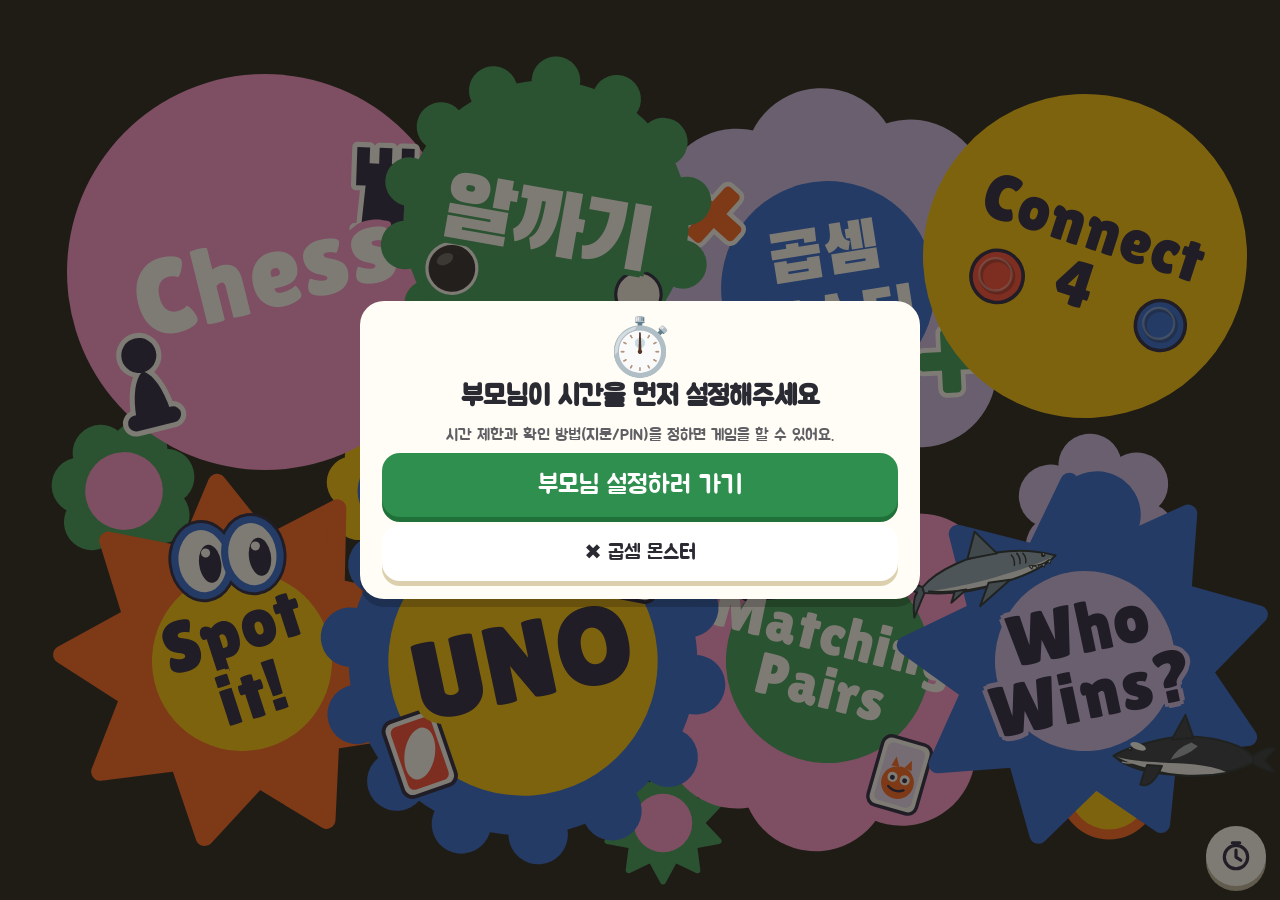
<file: connect4/index.html>
<!DOCTYPE html>
<html lang="ko">
<head>
<meta charset="utf-8">
<meta name="viewport" content="width=device-width, initial-scale=1, maximum-scale=1, user-scalable=no">
<title>Connect 4</title>
<meta name="theme-color" content="#f4ecd8">
<link rel="stylesheet" href="https://fonts.googleapis.com/css2?family=Jua&display=swap">
<style>
:root{--bg:#f4ecd8;--ink:#2a2a33;--card:#fffdf6;--edge:#dccfae;--accent:#e4572e;--good:#2f8f4e;
  --font:"Jua","Noto Sans KR","Apple SD Gothic Neo","Malgun Gothic",system-ui,sans-serif;--vh:1vh}
*{box-sizing:border-box}
html,body{margin:0;height:100%;overflow:hidden;overscroll-behavior:none;background:var(--bg);color:var(--ink);
  font-family:var(--font);-webkit-user-select:none;user-select:none;-webkit-tap-highlight-color:transparent;touch-action:manipulation;color-scheme:light}
button,a{font-family:inherit;color:inherit}
#app{height:calc(var(--vh)*100);display:flex;align-items:center;justify-content:center;gap:14px;padding:10px}
#stage{--bs:min(calc(var(--vh)*100 - 20px), calc(100vw - 300px));width:var(--bs);height:var(--bs);flex:none}
#cv{width:100%;height:100%;display:block;touch-action:none}
#panel{width:260px;display:flex;flex-direction:column;gap:10px}
.box{background:var(--card);border-radius:18px;border:2px solid var(--edge);padding:12px 14px}
#status{font-size:22px;line-height:1.25;min-height:84px}
#status small{display:block;font-size:14px;opacity:.7;margin-top:4px;line-height:1.3}
#status.warn{background:#ffe4dc;border-color:var(--accent)}
.time{font-size:17px;padding:8px 14px;text-align:center}
.time.low{background:#fff0c9;border-color:#e0a100}
.info{display:flex;flex-direction:column;gap:10px}
.btns{display:grid;grid-template-columns:1fr 1fr;gap:8px}
.btn{min-height:56px;border:0;border-radius:16px;background:#fff;box-shadow:0 4px 0 var(--edge);font-size:18px;cursor:pointer;padding:6px;display:flex;flex-direction:column;align-items:center;justify-content:center;text-align:center;text-decoration:none}
.btn:active{transform:translateY(3px);box-shadow:0 1px 0 var(--edge)}
.btn:disabled{opacity:.4}
.btn small{font-size:12px;opacity:.6}
.btn.wide{grid-column:1/3}
.btn.holdable{background-image:linear-gradient(#ffcf70,#ffcf70);background-repeat:no-repeat;background-size:0 100%}
.btn.hold{background-size:100% 100%;transition:background-size .9s linear}
#overlay{position:fixed;inset:0;background:rgba(40,35,25,.55);display:none;align-items:center;justify-content:center;padding:12px;z-index:5}
#overlay.on{display:flex}
.card{background:var(--card);border-radius:24px;padding:18px 22px;width:min(560px,100%);max-height:100%;overflow:auto;text-align:center;box-shadow:0 8px 0 rgba(0,0,0,.18)}
.card h1{margin:0 0 4px;font-size:34px}.card h2{margin:0 0 10px;font-size:28px}
.sub{font-size:16px;opacity:.7;margin:0 0 6px}
.row{margin:10px 0}.row>b{display:inline-block;font-size:17px;margin-bottom:6px;font-weight:400;opacity:.75}
.row small{font-size:13px;opacity:.6}
.chips{display:flex;gap:8px;justify-content:center;flex-wrap:wrap}
.chip{min-height:54px;padding:0 18px;border-radius:16px;border:3px solid var(--edge);background:#fff;font-size:19px;cursor:pointer}
.chip.on{border-color:var(--good);background:#e3f5e7}
.go{width:100%;min-height:64px;margin-top:8px;border:0;border-radius:18px;background:var(--good);color:#fff;font-size:26px;box-shadow:0 5px 0 #20703a;cursor:pointer;display:block;text-align:center;text-decoration:none;line-height:64px;padding:0}
.go:active{transform:translateY(4px);box-shadow:0 1px 0 #20703a}
.go.alt{background:#fff;color:var(--ink);box-shadow:0 5px 0 var(--edge);margin-top:10px;font-size:21px;min-height:56px;line-height:56px}
.links{display:flex;gap:8px}.links .go{margin-top:10px}
.big{font-size:56px;line-height:1.1}
.lvbar{display:flex;align-items:center;gap:12px;margin:10px 4px 4px;font-size:17px}
.lvbar span{white-space:nowrap}
#lvtrack{position:relative;flex:1;height:52px;margin:0 22px;touch-action:none;cursor:pointer}
#lvtrack::before{content:'';position:absolute;left:0;right:0;top:50%;height:8px;margin-top:-4px;border-radius:4px;background:#e4ddc9}
#lvtrack .dt{position:absolute;top:50%;width:14px;height:14px;margin:-7px 0 0 -7px;border-radius:50%;background:#fff;border:3px solid #cbbf9f}
#lvtrack .dt.on{border-color:#2d8f4e;background:#bfe8cc}
#lvthumb{position:absolute;top:50%;width:46px;height:46px;margin:-23px 0 0 -23px;border-radius:50%;background:#fff;border:4px solid #2d8f4e;box-shadow:0 3px 0 rgba(0,0,0,.18);display:flex;align-items:center;justify-content:center;font-size:24px;transition:left .08s}
@media (orientation:portrait){
  #app{flex-direction:column;gap:10px}
  #stage{--bs:min(calc(100vw - 20px), calc(var(--vh)*100 - 330px))}
  #panel{width:min(100%,640px);gap:8px}
  #status{min-height:70px;font-size:20px}
  .info{flex-direction:row;gap:8px}.info>.box{flex:1}
  .btns{grid-template-columns:repeat(4,1fr)}.btn.wide{grid-column:auto}
  .btn{font-size:15px;min-height:52px}
}
@media (max-height:520px) and (orientation:landscape){#status{min-height:70px;font-size:20px}#panel{gap:7px}}
.hide-x{}
#bAgain,#bSound,#bParent{display:none!important}
.btns{grid-template-columns:1fr 1fr!important}.btn.wide{grid-column:auto!important}

.box{background:rgba(75,58,40,.09)!important;border:0!important;box-shadow:none!important}
.info{display:flex!important;flex-direction:column!important;gap:2px!important;justify-content:flex-end}.info>.box{flex:none!important;min-width:0;font-size:15px!important;padding:0 4px!important;text-align:left!important;background:none!important;white-space:normal!important}.info>.box.low{color:#c0392b}
#timeBox.lim{color:#e03131!important;font-weight:700;font-variant-numeric:tabular-nums;background:none!important}
</style>
</head>
<body>
<div id="app">
  <div id="stage"><canvas id="cv"></canvas></div>
  <aside id="panel">
    <div id="status" class="box"></div>
    <div class="info"><div id="lvBox" class="box time"></div><div id="rec" class="box time"></div><div id="timeBox" class="box time"></div></div>
    <div class="btns">
      <button class="btn" id="bUndo">↩ 무르기</button>
      <button class="btn" id="bAgain">🔄 다시하기</button>
      <a class="btn" href="../">🏠 처음</a>
      <button class="btn" id="bMenu">☰ 메뉴</button>
      <button class="btn" id="bSound">🔊 소리</button>
      <button class="btn holdable wide" id="bParent">🙅🏻‍♀️ 부모님<small>꾹 누르기</small></button>
    </div>
  </aside>
</div>
<div id="overlay"></div>
<script src="../algakki/guard.js"></script>
<script>
(function(){
const $=id=>document.getElementById(id);
const W=7,H=6,LS=Guard.LS;
const LVE=['','🐣','🐥','🐰','🦊','🐯','🦁','🐲'];
let b=new Int8Array(42),turn=1,over=false,winner=0,winCells=null,moves=[],busy=false,thinking=false,gameId=0,muted=false,overlayMode='',ghost=-1,anim=new Map(),shakeCol=-1,shakeT=0,lvNote='';
let cfg={mode:'cpu',level:1,color:1};
const cv=$('cv'),ctx=cv.getContext('2d');
let cell=60;
function vh(){ document.documentElement.style.setProperty('--vh',(window.innerHeight/100)+'px'); resize(); }
function resize(){ const dpr=Math.min(window.devicePixelRatio||1,2),w=cv.clientWidth||300; cv.width=Math.round(w*dpr); cv.height=Math.round(w*dpr); cell=cv.width/7; }
window.addEventListener('resize',vh);

/* ---------- sound ---------- */
let AC;
function unlock(){ try{ AC=AC||new (window.AudioContext||window.webkitAudioContext)(); if(AC.state==='suspended') AC.resume(); }catch(e){} }
function tone(f0,f1,d,type,v,delay){
  if(muted) return;
  try{
    AC=AC||new (window.AudioContext||window.webkitAudioContext)();
    const t0=AC.currentTime+(delay||0),o=AC.createOscillator(),g=AC.createGain();
    o.type=type||'sine'; o.frequency.setValueAtTime(f0,t0); if(f1!==f0) o.frequency.exponentialRampToValueAtTime(f1,t0+d);
    g.gain.setValueAtTime(v||.08,t0); g.gain.exponentialRampToValueAtTime(.0001,t0+d);
    o.connect(g); g.connect(AC.destination); o.start(t0); o.stop(t0+d);
  }catch(e){}
}
const sfx={
  land:()=>tone(300,150,.1,'triangle',.1),
  no:()=>tone(230,170,.2,'sawtooth',.045),
  win:()=>[523,659,784,1046,1318].forEach((f,i)=>tone(f,f,.22,'triangle',.09,i*.12)),
  lose:()=>[392,330,262].forEach((f,i)=>tone(f,f,.25,'sine',.09,i*.18))
};

/* ---------- 규칙 ---------- */
const idx=(r,c)=>r*W+c;
function dropRow(bd,c){ for(let r=H-1;r>=0;r--) if(!bd[idx(r,c)]) return r; return -1; }
const DIRS=[[0,1],[1,0],[1,1],[1,-1]];
function lineAt(bd,r,c){
  const p=bd[idx(r,c)]; if(!p) return null;
  for(const [dr,dc] of DIRS){
    const cells=[[r,c]];
    for(const s of [1,-1]){
      let rr=r+dr*s,cc=c+dc*s;
      while(rr>=0&&rr<H&&cc>=0&&cc<W&&bd[idx(rr,cc)]===p){ cells.push([rr,cc]); rr+=dr*s; cc+=dc*s; }
    }
    if(cells.length>=4) return cells;
  }
  return null;
}
const legalCols=bd=>{ const a=[]; for(let c=0;c<W;c++) if(bd[idx(0,c)]===0) a.push(c); return a; };
const ORDER=[3,2,4,1,5,0,6];

/* ---------- 컴퓨터 (7단계) ---------- */
const AI={1:{r:.8,d:1},2:{r:.5,d:1},3:{r:.3,d:2},4:{r:.15,d:3},5:{r:.05,d:4},6:{r:0,d:5},7:{r:0,d:7}};
function evalB(bd,p){
  let sc=0;
  for(let r=0;r<H;r++) if(bd[idx(r,3)]===p) sc+=3; else if(bd[idx(r,3)]===-p) sc-=3;
  const win=(a,bb,c,d)=>{
    let m=0,o=0,e=0;
    for(const v of [a,bb,c,d]){ if(v===p) m++; else if(v===-p) o++; else e++; }
    if(m&&o) return 0;
    if(m===3) return 5; if(m===2) return 2; if(o===3) return -5; if(o===2) return -2; return 0;
  };
  for(let r=0;r<H;r++) for(let c=0;c<W;c++){
    if(c+3<W) sc+=win(bd[idx(r,c)],bd[idx(r,c+1)],bd[idx(r,c+2)],bd[idx(r,c+3)]);
    if(r+3<H) sc+=win(bd[idx(r,c)],bd[idx(r+1,c)],bd[idx(r+2,c)],bd[idx(r+3,c)]);
    if(r+3<H&&c+3<W) sc+=win(bd[idx(r,c)],bd[idx(r+1,c+1)],bd[idx(r+2,c+2)],bd[idx(r+3,c+3)]);
    if(r+3<H&&c-3>=0) sc+=win(bd[idx(r,c)],bd[idx(r+1,c-1)],bd[idx(r+2,c-2)],bd[idx(r+3,c-3)]);
  }
  return sc;
}
function negamax(bd,d,alpha,beta,p,lastR,lastC){
  if(lastR>=0&&lineAt(bd,lastR,lastC)) return -1000-d;
  if(d===0) return evalB(bd,p);
  let any=false,best=-1e9;
  for(const c of ORDER){
    const r=dropRow(bd,c); if(r<0) continue;
    any=true; bd[idx(r,c)]=p;
    const v=-negamax(bd,d-1,-beta,-alpha,-p,r,c);
    bd[idx(r,c)]=0;
    if(v>best) best=v;
    if(v>alpha) alpha=v;
    if(alpha>=beta) break;
  }
  return any?best:0;
}
function chooseCol(bd,p,level){
  const cols=legalCols(bd); if(!cols.length) return -1;
  const cfgL=AI[level]||AI[3];
  const tryWin=q=>{ for(const c of cols){ const r=dropRow(bd,c); bd[idx(r,c)]=q; const w=!!lineAt(bd,r,c); bd[idx(r,c)]=0; if(w) return c; } return -1; };
  let c=tryWin(p); if(c>=0) return c;
  if(Math.random()<cfgL.r) return cols[Math.floor(Math.random()*cols.length)];
  if(level>=2){ c=tryWin(-p); if(c>=0) return c; }
  let best=-1e9,pool=[];
  for(const col of ORDER){
    const r=dropRow(bd,col); if(r<0) continue;
    bd[idx(r,col)]=p;
    const v=-negamax(bd,cfgL.d-1,-1e9,1e9,-p,r,col);
    bd[idx(r,col)]=0;
    if(v>best){ best=v; pool=[col]; } else if(v===best) pool.push(col);
  }
  return pool[Math.floor(Math.random()*pool.length)];
}

/* ---------- 게임 진행 ---------- */
const isCpuTurn=()=>cfg.mode==='cpu'&&turn!==cfg.color;
function rebuild(n){
  b=new Int8Array(42); turn=1; moves=moves.slice(0,n); winCells=null; winner=0; over=false;
  moves.forEach((c,i)=>{ const p=i%2===0?1:-1,r=dropRow(b,c); b[idx(r,c)]=p; turn=-p; });
  if(moves.length){ const c=moves[moves.length-1],r=dropRow(b,c)+1; const w=lineAt(b,r,c); if(w){ winCells=w; winner=b[idx(r,c)]; over=true; } else if(!legalCols(b).length){ over=true; winner=0; } }
}
function newGame(){
  gameId++; moves=[]; anim.clear(); busy=false; thinking=false; lvNote='';
  rebuild(0); closeOverlay(); saveGame(); updateUI(); maybeCpu();
}
function saveGame(){ LS.set('c4.game',{cfg}); }
function loadSaved(){
  const sv=LS.get('c4.game',null); if(!sv||!sv.cfg) return false;
  cfg=Object.assign(cfg,sv.cfg); return false;   // 설정만 복원, 판은 항상 새로
}
function play(c){
  if(over||busy) return false;
  const r=dropRow(b,c); if(r<0){ shakeCol=c; shakeT=Date.now(); sfx.no(); return false; }
  const p=turn; b[idx(r,c)]=p; moves.push(c);
  const y0=cell*0.5,y1=cell*(r+1.5);
  anim.set(idx(r,c),{y:y0,vy:0,ty:y1,bounces:0,r,c,p});
  busy=true; ghost=-1; updateUI();
  return true;
}
function landed(a){
  anim.delete(idx(a.r,a.c)); sfx.land();
  if(anim.size) return;
  busy=false;
  const w=lineAt(b,a.r,a.c);
  if(w){ over=true; winner=a.p; winCells=w; finish(); return; }
  if(!legalCols(b).length){ over=true; winner=0; finish(); return; }
  turn=-a.p; saveGame(); updateUI(); maybeCpu();
}
function maybeCpu(){
  if(over||busy||!isCpuTurn()) return;
  thinking=true; const id=gameId; updateUI();
  setTimeout(()=>{
    if(id!==gameId) return;
    const c=chooseCol(b,turn,cfg.level); thinking=false;
    if(c>=0) play(c);
  },450);
}
function undo(){
  if(busy||thinking||over||!moves.length) return;
  let n=moves.length-1;
  if(cfg.mode==='cpu'){ n=moves.length-1; while(n>0&&((n%2===0?1:-1)!==cfg.color)) n--; if((n%2===0?1:-1)!==cfg.color) return; }
  rebuild(n); saveGame(); updateUI(); maybeCpu();
}
function finish(){
  const sc=getScore(),m=cfg.mode,k=winner===0?'d':(m==='cpu'?(winner===cfg.color?'a':'b'):(winner===1?'a':'b'));
  sc[m][k]++; LS.set(SCK,sc);
  const prev=cfg.level; lvNote='';
  if(m==='cpu'){
    if(k==='a'){ cfg.level=Math.min(7,cfg.level+1); lvNote=cfg.level>prev?'⬆ 컴퓨터가 '+LVE[cfg.level]+' '+cfg.level+'단계로 올라가요!':'🏅 가장 높은 단계예요!'; }
    else if(k==='b'){ cfg.level=Math.max(1,cfg.level-1); if(cfg.level<prev) lvNote='⬇ 컴퓨터가 '+LVE[cfg.level]+' '+cfg.level+'단계로 내려가요'; }
  }
  saveGame(); updateUI();
  const id=gameId; setTimeout(()=>{ if(id===gameId&&over) showEnd(); },1300);
  if(winner!==0){ if(m==='cpu'&&winner!==cfg.color) sfx.lose(); else sfx.win(); }
}

/* ---------- 전적 ---------- */
const SCK='score.connect4';
function getScore(){ const d={cpu:{a:0,b:0,d:0},two:{a:0,b:0,d:0}}; const s=LS.get(SCK,d)||d; s.cpu=s.cpu||d.cpu; s.two=s.two||d.two; return s; }
function renderRec(){
  const r=getScore()[cfg.mode],d=r.d?' · 무 '+r.d:'';
  $('rec').textContent=cfg.mode==='cpu'?'🏆 나 '+r.a+' : '+r.b+' 컴퓨터'+d:'🏆 🔴 '+r.a+' : '+r.b+' 🟡'+d;
}

/* ---------- UI ---------- */
const dot=p=>p===1?'🔴':'🟡';
function resultText(){
  if(winner===0) return '무승부예요';
  if(cfg.mode==='cpu') return winner===cfg.color?'내가 이겼어요! 🎉':'컴퓨터가 이겼어요';
  return dot(winner)+(winner===1?' 빨강':' 노랑')+' 승리! 🎉';
}
function updateUI(){
  let t,sub='';
  if(over) t=resultText();
  else if(cfg.mode==='cpu'){ if(isCpuTurn()) t=dot(turn)+' 컴퓨터가 생각 중… 🤔'; else{ t=dot(turn)+' 내 차례예요!'; sub='줄을 누른 채 옮기고, 놓으면 떨어져요'; } }
  else{ t=dot(turn)+(turn===1?' 빨강':' 노랑')+' 차례예요'; sub='줄을 누른 채 옮기고, 놓으면 떨어져요'; }
  $('status').innerHTML=t+(sub?'<small>'+sub+'</small>':'');
  $('bSound').innerHTML=(muted?'🔇':'🔊')+'<small>'+(muted?'소리 꺼짐':'소리')+'</small>';
  $('bUndo').disabled=busy||thinking||over||!moves.length;
  renderRec();
}
function openOverlay(h,m){ overlayMode=m; const o=$('overlay'); o.innerHTML='<div class="card">'+h+'</div>'; o.className='on'; }
function closeOverlay(){ overlayMode=''; const o=$('overlay'); o.className=''; o.innerHTML=''; }
function chip(k,v,l){ return '<button class="chip'+(cfg[k]===v?' on':'')+'" data-cfg="'+k+'" data-v="'+v+'">'+l+'</button>'; }
function setLv(n){
  cfg.level=n; const t=$('lvthumb'); if(!t) return;
  t.style.left=((n-1)/6*100)+'%'; t.textContent=LVE[n];
  document.querySelectorAll('#lvtrack .dt').forEach((d,i)=>d.classList.toggle('on',i<n));
}
function initLvBar(){
  const tr=$('lvtrack'); if(!tr) return;
  setLv(Math.max(1,Math.min(7,cfg.level)));
  let drag=false;
  const pick=e=>{ const r=tr.getBoundingClientRect(); setLv(Math.max(1,Math.min(7,Math.round((e.clientX-r.left)/r.width*6)+1))); };
  tr.addEventListener('pointerdown',e=>{ drag=true; try{tr.setPointerCapture(e.pointerId);}catch(_){} pick(e); });
  tr.addEventListener('pointermove',e=>{ if(drag) pick(e); });
  ['pointerup','pointercancel'].forEach(ev=>tr.addEventListener(ev,()=>{ drag=false; }));
}
function showMenu(){
  let h='<h1>🔴 Connect 4</h1><div class="sub">네 개를 한 줄로 이으면 이겨요</div>';
  h+='<div class="row"><b>누구랑 할까요?</b><div class="chips">'+chip('mode','cpu','컴퓨터랑')+chip('mode','two','둘이서 같이')+'</div></div>';
  if(cfg.mode==='cpu'){
    h+='<div class="row"><div class="lvbar"><span>쉬움</span><div id="lvtrack">'+[1,2,3,4,5,6,7].map(n=>'<i class="dt" style="left:'+((n-1)/6*100)+'%"></i>').join('')+'<div id="lvthumb"></div></div><span>어려움</span></div></div>';
    h+='<div class="row"><b>내 색깔</b><div class="chips">'+chip('color',1,'🔴 빨강 (먼저 시작)')+chip('color',-1,'🟡 노랑')+'</div></div>';
  }
  h+='<button class="go" data-act="start" style="display:flex;align-items:center;justify-content:center;line-height:1;padding:6px 0 0;font-size:34px;min-height:86px"><svg viewBox="0 0 24 24" width="30" height="30" style="vertical-align:-3px;margin-right:12px"><path d="M7 4.5v15l12-7.5z" fill="currentColor" stroke="currentColor" stroke-width="3" stroke-linejoin="round"/></svg>Play!</button>';
  if(moves.length&&!over) h+='<button class="go alt" data-act="close" style="margin-top:10px">계속하던 게임으로</button>';
  h+=Guard.extras();
  openOverlay(h,'menu');
  if(cfg.mode==='cpu') initLvBar();
}
function showEnd(){
  let big='🤝'; if(winner!==0) big=(cfg.mode==='cpu'&&winner!==cfg.color)?'🤖':'🏆';
  openOverlay('<div class="big">'+big+'</div><h2>'+resultText()+'</h2>'
    +(lvNote?'<div style="font-size:22px;margin:6px 0">'+lvNote+'</div>':'')
    +'<button class="go" data-act="again">한 판 더</button>'
    +'<button class="go alt" data-act="view">판 보기</button>'
    +'<button class="go alt" data-act="menu">메뉴</button>','end');
}
$('overlay').addEventListener('click',e=>{
  unlock();
  const t=e.target.closest('[data-act],[data-cfg]'); if(!t) return;
  if(t.dataset.cfg){ const k=t.dataset.cfg; cfg[k]=k==='mode'?t.dataset.v:+t.dataset.v; showMenu(); return; }
  const a=t.dataset.act;
  if(a==='start'||a==='again') newGame();
  else if(a==='menu') showMenu();
  else if(a==='close'||a==='view') closeOverlay();
});
$('bUndo').addEventListener('click',undo);
$('bAgain').addEventListener('click',newGame);
$('bMenu').addEventListener('click',showMenu);
$('bSound').addEventListener('click',()=>{ muted=!muted; updateUI(); if(!muted){unlock();sfx.land();} });
let holdT=null; const bP=$('bParent');
bP.addEventListener('pointerdown',()=>{ bP.classList.add('hold'); holdT=setTimeout(()=>{ holdT=null; bP.classList.remove('hold'); Guard.parentFlow(); },900); });
['pointerup','pointerleave','pointercancel'].forEach(ev=>bP.addEventListener(ev,()=>{ clearTimeout(holdT); bP.classList.remove('hold'); }));

/* ---------- 입력: 누른 채 옮기고 놓으면 떨어짐 ---------- */
let pressing=false;
const colAt=e=>{ const r=cv.getBoundingClientRect(); return Math.max(0,Math.min(W-1,Math.floor((e.clientX-r.left)/r.width*W))); };
const canPlay=()=>!over&&!busy&&!thinking&&!overlayMode&&!isCpuTurn();
cv.addEventListener('pointerdown',e=>{ unlock(); if(!canPlay()) return; pressing=true; try{cv.setPointerCapture(e.pointerId);}catch(_){} ghost=colAt(e); });
cv.addEventListener('pointermove',e=>{ if(pressing) ghost=colAt(e); else if(e.pointerType==='mouse'&&canPlay()) ghost=colAt(e); });
cv.addEventListener('pointerup',e=>{ if(!pressing) return; pressing=false; const c=colAt(e); ghost=-1; if(canPlay()) play(c); });
cv.addEventListener('pointercancel',()=>{ pressing=false; ghost=-1; });
cv.addEventListener('pointerleave',()=>{ if(!pressing) ghost=-1; });

/* ---------- 그리기 ---------- */
const COL={1:['#ff8a8a','#d62839'],'-1':['#ffe680','#f0b400']};
function disc(x,y,p,a){
  const r=cell*0.4,g=ctx.createRadialGradient(x-r*.3,y-r*.3,r*.1,x,y,r);
  g.addColorStop(0,COL[p][0]); g.addColorStop(1,COL[p][1]);
  ctx.globalAlpha=a==null?1:a;
  ctx.beginPath(); ctx.arc(x,y,r,0,7); ctx.fillStyle=g; ctx.fill();
  ctx.lineWidth=cell*0.035; ctx.strokeStyle='rgba(0,0,0,.28)'; ctx.stroke();
  ctx.beginPath(); ctx.arc(x,y,r*.62,0,7); ctx.lineWidth=cell*0.04; ctx.strokeStyle='rgba(255,255,255,.35)'; ctx.stroke();
  ctx.globalAlpha=1;
}
function frame(now){
  const dt=Math.min(.05,(now-(frame.t||now))/1000); frame.t=now;
  for(const a of [...anim.values()]){
    a.vy+=cell*55*dt; a.y+=a.vy*dt;
    if(a.y>=a.ty){
      if(a.bounces<1&&a.vy>cell*3){ a.y=a.ty; a.vy=-a.vy*.3; a.bounces++; }
      else{ a.y=a.ty; landed(a); }
    }
  }
  const S=cv.width; ctx.clearRect(0,0,S,S);
  // 내려가는 중이거나 놓인 말 (판 뒤쪽)
  for(let r=0;r<H;r++) for(let c=0;c<W;c++){
    const p=b[idx(r,c)]; if(!p) continue;
    const a=anim.get(idx(r,c));
    disc((c+.5)*cell,a?a.y:(r+1.5)*cell,p);
  }
  // 미리보기 말
  if(ghost>=0&&canPlay()){ disc((ghost+.5)*cell,cell*.5,turn,.85); }
  // 판
  ctx.save();
  let sx=0; if(shakeCol>=0&&Date.now()-shakeT<350){ sx=Math.sin((Date.now()-shakeT)/25)*cell*.05; } else shakeCol=-1;
  ctx.beginPath(); const rr=cell*.18;
  const x0=0,y0=cell,w=S,h=S-cell;
  ctx.moveTo(x0+rr,y0); ctx.arcTo(x0+w,y0,x0+w,y0+h,rr); ctx.arcTo(x0+w,y0+h,x0,y0+h,rr); ctx.arcTo(x0,y0+h,x0,y0,rr); ctx.arcTo(x0,y0,x0+w,y0,rr); ctx.closePath();
  for(let r=0;r<H;r++) for(let c=0;c<W;c++){ ctx.moveTo((c+.5)*cell+cell*.4,(r+1.5)*cell); ctx.arc((c+.5)*cell,(r+1.5)*cell,cell*.4,0,Math.PI*2,true); }
  const bg=ctx.createLinearGradient(0,y0,0,y0+h); bg.addColorStop(0,'#3b6fe0'); bg.addColorStop(1,'#2149b0');
  ctx.fillStyle=bg; ctx.shadowColor='rgba(0,0,0,.3)'; ctx.shadowBlur=cell*.1; ctx.shadowOffsetY=cell*.05;
  ctx.fill('evenodd'); ctx.restore();
  // 구멍 테두리
  ctx.lineWidth=cell*.03; ctx.strokeStyle='rgba(0,0,30,.35)';
  for(let r=0;r<H;r++) for(let c=0;c<W;c++){ ctx.beginPath(); ctx.arc((c+.5)*cell,(r+1.5)*cell,cell*.4,0,7); ctx.stroke(); }
  // 이긴 네 개 강조
  if(winCells&&!anim.size){
    const k=.5+.5*Math.sin(now/180);
    for(const [r,c] of winCells){ ctx.beginPath(); ctx.arc((c+.5)*cell,(r+1.5)*cell,cell*(.41+.03*k),0,7); ctx.lineWidth=cell*.07; ctx.strokeStyle='rgba(255,255,255,'+(.7+.3*k)+')'; ctx.stroke(); }
  }
  if(shakeCol>=0){ ctx.fillStyle='rgba(255,80,60,.25)'; ctx.fillRect(shakeCol*cell,cell,cell,S-cell); }
  requestAnimationFrame(frame);
}

/* boot */
vh();
const resumed=loadSaved();
if(!resumed){ rebuild(0); moves=[]; }
updateUI();
if(resumed){ maybeCpu(); } else showMenu();
Guard.start({onTick:s=>{ const b2=$('timeBox'); b2.textContent=Guard.label(s); b2.className='box time'+(s===Infinity?'':' lim'); },onReset:renderRec});
requestAnimationFrame(frame);
window.__c4={get b(){return b;},get cfg(){return cfg;},get moves(){return moves;},get over(){return over;},get winner(){return winner;},get busy(){return busy;},get turn(){return turn;},chooseCol,newGame,play,lineAt,legalCols,dropRow};
(function(){const el=document.getElementById('lvBox');function u(){const on=cfg.mode==='cpu';const t=on?(LVE[cfg.level]||'')+' Lv '+cfg.level:'';if(el.textContent!==t)el.textContent=t;el.style.display=on?'':'none';}u();setInterval(u,400);})();
})();

</script>
</body>
</html>
</file>
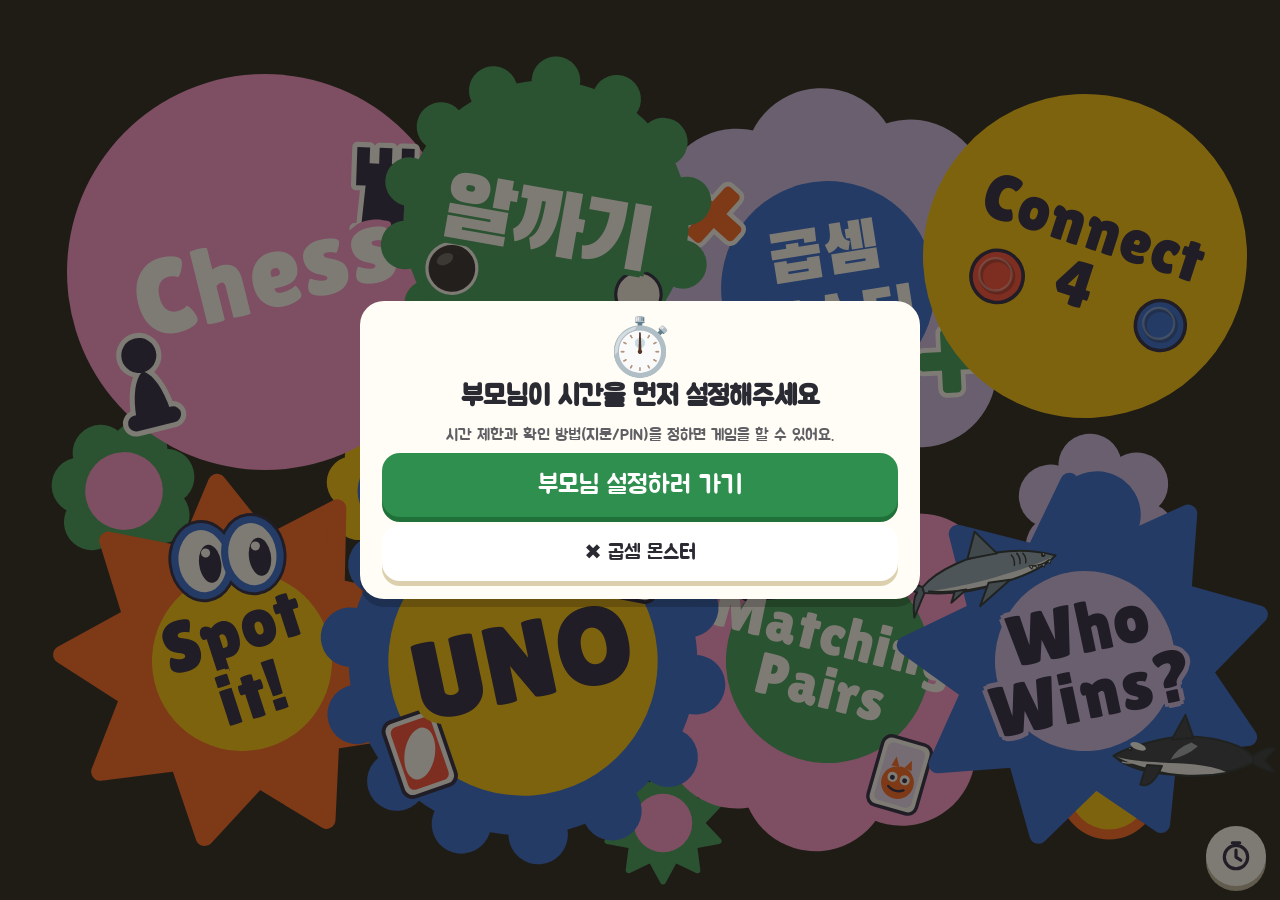
<file: memory/index.html>
<!DOCTYPE html>
<html lang="ko">
<head>
<meta charset="utf-8">
<meta name="viewport" content="width=device-width, initial-scale=1, maximum-scale=1, user-scalable=no">
<title>Matching Pairs</title>
<meta name="theme-color" content="#14142b">
<link rel="stylesheet" href="https://fonts.googleapis.com/css2?family=Jua&display=swap">
<style>
:root{--ink:#111;--font:"Jua","Noto Sans KR","Apple SD Gothic Neo","Malgun Gothic",system-ui,sans-serif;--vh:1vh;--good:#2f8f4e;--edge:#dccfae}
*{box-sizing:border-box}
html,body{margin:0;height:100%;overflow:hidden;overscroll-behavior:none;background:#14142b;color:#fff;font-family:var(--font);-webkit-user-select:none;user-select:none;-webkit-tap-highlight-color:transparent;touch-action:manipulation;color-scheme:dark}
button,a{font-family:inherit;color:inherit}
#app{height:calc(var(--vh)*100);display:flex;gap:12px;padding:10px}
#board{flex:1;min-width:0;position:relative;background:#000;border-radius:26px;border:4px solid #2b2b55}
.c{position:absolute;perspective:700px;cursor:pointer}
.in{position:absolute;inset:0;transition:transform .35s;transform-style:preserve-3d}
.c.up .in,.c.done .in{transform:rotateY(180deg)}
.f,.bk{position:absolute;inset:0;border-radius:14%/11%;backface-visibility:hidden;-webkit-backface-visibility:hidden;overflow:hidden;border:3px solid #111}
.f{transform:rotateY(180deg)}
.f svg{position:absolute;left:0;top:3%;width:100%;height:100%}
.bk{background:#ff8cc6;display:flex;align-items:center;justify-content:center}
.bk svg{width:70%;height:70%}
.c.done{pointer-events:none}.c.done .f{opacity:.4;transition:opacity .5s .3s}
.c.hint .f{box-shadow:0 0 0 4px #ffe14d inset}
#panel{width:250px;display:flex;flex-direction:column;gap:10px;flex:none}
.box{background:#22224a;border-radius:18px;padding:12px 14px;border:3px solid #3a3a72}
#status{font-size:22px;line-height:1.25;min-height:80px}
#status small{display:block;font-size:14px;opacity:.7;margin-top:4px}
#status.me{background:#fff2b8;border-color:#ffd23f;color:#111}
#status.ok{background:#d7f5dc;border-color:#2f8f4e;color:#111}
#score{font-size:19px;text-align:center}
.time{font-size:16px;padding:8px 14px;text-align:center}.time.low{background:#6b4b00}
.info{display:flex;flex-direction:column;gap:10px}
.btns{display:grid;grid-template-columns:1fr 1fr;gap:8px}
.btn{min-height:54px;border:0;border-radius:16px;background:#fff;color:#111;box-shadow:0 4px 0 #9a9ac0;font-size:18px;cursor:pointer;padding:6px;display:flex;flex-direction:column;align-items:center;justify-content:center}
.btn:active{transform:translateY(3px);box-shadow:0 1px 0 #9a9ac0}
.btn small{font-size:12px;opacity:.6}
.btn.holdable{background-image:linear-gradient(#ffcf70,#ffcf70);background-repeat:no-repeat;background-size:0 100%}
.btn.hold{background-size:100% 100%;transition:background-size .9s linear}
#overlay{position:fixed;inset:0;background:rgba(10,10,30,.7);display:none;align-items:center;justify-content:center;padding:12px;z-index:5}
#overlay.on{display:flex}
.pop{background:#fffdf6;color:#2a2a33;border-radius:24px;padding:16px 22px;width:min(560px,100%);max-height:100%;overflow:auto;text-align:center;box-shadow:0 8px 0 rgba(0,0,0,.3)}
.pop h1{margin:0 0 4px;font-size:34px}.pop h2{margin:0 0 8px;font-size:28px}
.sub{font-size:15px;opacity:.7;margin:0 0 6px}
.row{margin:8px 0}.row>b{display:inline-block;font-size:17px;margin-bottom:4px;font-weight:400;opacity:.75}.row small{font-size:13px;opacity:.6}
.go{width:100%;min-height:60px;margin-top:8px;border:0;border-radius:18px;background:var(--good);color:#fff;font-size:26px;box-shadow:0 5px 0 #20703a;cursor:pointer;display:block;text-align:center;text-decoration:none;line-height:60px;padding:0}
.go:active{transform:translateY(4px);box-shadow:0 1px 0 #20703a}
.go.alt{background:#fff;color:#2a2a33;box-shadow:0 5px 0 var(--edge);font-size:20px;min-height:52px;line-height:52px}
.links{display:flex;gap:8px;flex-wrap:wrap}.links .go{margin-top:8px;flex:1 1 28%;min-width:90px;line-height:1.2;min-height:48px;padding:10px 6px;display:flex;align-items:center;justify-content:center}
.big{font-size:56px;line-height:1.1}
.lvbar{display:flex;align-items:center;gap:12px;margin:10px 4px 4px;font-size:17px}.lvbar span{white-space:nowrap}
#lvtrack{position:relative;flex:1;height:52px;margin:0 22px;touch-action:none;cursor:pointer}
#lvtrack::before{content:'';position:absolute;left:0;right:0;top:50%;height:8px;margin-top:-4px;border-radius:4px;background:#e4ddc9}
#lvtrack .dt{position:absolute;top:50%;width:14px;height:14px;margin:-7px 0 0 -7px;border-radius:50%;background:#fff;border:3px solid #cbbf9f}
#lvtrack .dt.on{border-color:#2d8f4e;background:#bfe8cc}
#lvthumb{position:absolute;top:50%;width:46px;height:46px;margin:-23px 0 0 -23px;border-radius:50%;background:#fff;border:4px solid #2d8f4e;box-shadow:0 3px 0 rgba(0,0,0,.18);display:flex;align-items:center;justify-content:center;font-size:24px;transition:left .08s}
@media (orientation:portrait){
  #app{flex-direction:column;gap:8px}
  #panel{width:100%;flex-direction:row;flex-wrap:wrap}
  #panel>.box{flex:1 1 45%}#status{min-height:60px;font-size:19px;flex-basis:100%}
  .btns{flex-basis:100%;grid-template-columns:repeat(4,1fr)}
}
#elapsed{text-align:center;background:#ffe27a!important;color:#2a2a33;border-color:#e9b400!important;font-variant-numeric:tabular-nums;letter-spacing:.02em}
#etime{font-size:calc(var(--vh)*7);line-height:1.1}
#estat{font-size:calc(var(--vh)*2.8);letter-spacing:0;margin-top:4px;line-height:1.25}
#estat small{display:block;font-size:.8em;opacity:.7}
#elapsed.ok{background:#bff0c8!important;border-color:#5cbd75!important}
.hide-x{}
#bAgain,#bSound,#bParent{display:none!important}
.btns{grid-template-columns:1fr 1fr!important}.btn.wide{grid-column:auto!important}

.btn{text-decoration:none}
.info{display:flex!important;flex-direction:column!important;gap:2px;flex-basis:100%;justify-content:flex-end}.info>.box{flex:none!important;min-width:0;font-size:15px;padding:0 4px!important;text-align:left;background:none!important}.info>.box.time.low{color:#ffd23f}
.box{background:rgba(255,255,255,.08)!important;border:0!important;box-shadow:none!important}
#timeBox.lim{color:#ff6b6b!important;font-weight:700;font-variant-numeric:tabular-nums}
</style>
</head>
<body>
<div id="app">
  <div id="board"></div>
  <aside id="panel">
    <div class="box" id="elapsed"><div id="etime"></div><div id="estat"></div></div>
    <div class="info"><div id="lvBox" class="box time"></div><div id="rec" class="box time"></div><div id="timeBox" class="box time"></div></div>
    <div class="btns">
      <button class="btn" id="bAgain">🔄 다시하기</button>
      <a class="btn" href="../">🏠 처음</a>
      <button class="btn" id="bMenu">☰ 메뉴</button>
      <button class="btn" id="bSound">🔊</button>
      <button class="btn holdable" id="bParent">🙅🏻‍♀️ 부모님<small>꾹 누르기</small></button>
    </div>
  </aside>
</div>
<div id="overlay"></div>
<script src="../algakki/guard.js"></script>
<script>
(function(){
const $=id=>document.getElementById(id);
const LS=Guard.LS;
const LVE=['','🐣','🐥','🐰','🦊','🐯','🦁','🐲'];
const PAIRS=[0,5,6,8,10,12,15,20];
const S='stroke="#111" stroke-width="4" stroke-linejoin="round" stroke-linecap="round"';
/* 몬스터 12종 (직접 그린 그림) */
const MON=[
 {bg:'#3d8bff',svg:`<g ${S}><rect x="33" y="78" width="12" height="14" rx="3" fill="#ffd23f"/><rect x="55" y="78" width="12" height="14" rx="3" fill="#ffd23f"/><ellipse cx="50" cy="50" rx="30" ry="31" fill="#ff4b3e"/><circle cx="50" cy="46" r="15" fill="#fff"/><circle cx="52" cy="47" r="6" fill="#111"/><path d="M42 66 q8 7 16 0" fill="none"/><path d="M22 52 q-9 -6 -10 -16 M78 52 q9 -6 10 -16" fill="none"/></g>`},
 {bg:'#ffd23f',svg:`<g ${S}><rect x="30" y="12" width="40" height="74" rx="20" fill="#3ec65a"/><circle cx="43" cy="36" r="8" fill="#fff"/><circle cx="59" cy="36" r="8" fill="#fff"/><circle cx="45" cy="37" r="3" fill="#111"/><circle cx="61" cy="37" r="3" fill="#111"/><path d="M42 56 q8 8 16 0" fill="none"/><path d="M30 60 q-12 6 -14 18 M70 60 q12 6 14 18" fill="none"/><ellipse cx="42" cy="90" rx="8" ry="4" fill="#111"/><ellipse cx="60" cy="90" rx="8" ry="4" fill="#111"/></g>`},
 {bg:'#ff4b3e',svg:`<g ${S}><path d="M22 90 V48 a28 28 0 0 1 56 0 V90 l-9 -8 l-9 8 l-10 -8 l-10 8 l-9 -8 z" fill="#fff"/><circle cx="40" cy="46" r="4" fill="#111"/><circle cx="60" cy="46" r="4" fill="#111"/><ellipse cx="50" cy="62" rx="8" ry="6" fill="#111"/><circle cx="32" cy="58" r="4" fill="#ff8cc6" stroke="none"/><circle cx="68" cy="58" r="4" fill="#ff8cc6" stroke="none"/></g>`},
 {bg:'#b9b9c4',svg:`<g ${S}><path d="M40 88 l-4 6 h14 M62 88 l-4 6 h14" fill="none" stroke="#ff8a00" stroke-width="6"/><circle cx="50" cy="52" r="32" fill="#fff"/><ellipse cx="50" cy="62" rx="14" ry="8" fill="#ff8a00"/><circle cx="40" cy="44" r="4" fill="#111"/><circle cx="60" cy="44" r="4" fill="#111"/></g>`},
 {bg:'#3d8bff',svg:`<g ${S}><ellipse cx="38" cy="22" rx="8" ry="20" fill="#ff8cc6"/><ellipse cx="62" cy="22" rx="8" ry="20" fill="#ff8cc6"/><ellipse cx="50" cy="62" rx="28" ry="30" fill="#ff8cc6"/><circle cx="40" cy="56" r="4" fill="#111"/><circle cx="60" cy="56" r="4" fill="#111"/><path d="M44 68 h12 v8 h-12 z" fill="#fff"/><path d="M50 68 v8" fill="none" stroke-width="2"/></g>`},
 {bg:'#ffd23f',svg:`<g ${S}><path d="M26 34 l8 -22 l12 16 M74 34 l-8 -22 l-12 16" fill="#ff8a00"/><circle cx="50" cy="56" r="32" fill="#8b5cf6"/><circle cx="38" cy="48" r="7" fill="#fff"/><circle cx="62" cy="48" r="7" fill="#fff"/><circle cx="39" cy="49" r="3" fill="#111"/><circle cx="63" cy="49" r="3" fill="#111"/><path d="M34 68 l6 7 l5 -7 l5 7 l5 -7 l6 7 l5 -7" fill="#fff"/></g>`},
 {bg:'#ffffff',svg:`<g ${S}><path d="M76 50 l16 -16 v32 z" fill="#ff8a00"/><ellipse cx="46" cy="50" rx="32" ry="24" fill="#ff8a00"/><path d="M40 30 q6 -10 16 -2" fill="#ffd23f"/><circle cx="30" cy="46" r="6" fill="#fff"/><circle cx="31" cy="46" r="2.5" fill="#111"/><path d="M22 60 q8 5 14 0" fill="none"/><path d="M38 74 v14 M56 72 v16" fill="none" stroke-width="6"/></g>`},
 {bg:'#ff4b3e',svg:`<g ${S}><ellipse cx="50" cy="62" rx="34" ry="26" fill="#14b8a6"/><circle cx="34" cy="38" r="11" fill="#fff"/><circle cx="66" cy="38" r="11" fill="#fff"/><circle cx="36" cy="39" r="4" fill="#111"/><circle cx="64" cy="39" r="4" fill="#111"/><path d="M26 64 q24 18 48 0" fill="#fff"/><path d="M34 88 v6 M66 88 v6" fill="none" stroke-width="7"/></g>`},
 {bg:'#ffd23f',svg:`<g ${S}><path d="M62 24 q10 -14 22 -8" fill="none"/><path d="M84 14 l4 6 l6 0 l-4 5 l2 6 l-8 -4 l-8 4 l2 -6 l-4 -5 l6 0 z" fill="#ff4b3e"/><circle cx="48" cy="56" r="30" fill="#2a2a33"/><circle cx="38" cy="52" r="7" fill="#fff"/><circle cx="58" cy="52" r="7" fill="#fff"/><circle cx="40" cy="53" r="3" fill="#111"/><circle cx="60" cy="53" r="3" fill="#111"/><path d="M40 70 q8 6 16 0" fill="none" stroke="#fff"/><path d="M36 86 v8 M60 86 v8" fill="none" stroke-width="7"/></g>`},
 {bg:'#3d8bff',svg:`<g ${S}><path d="M24 70 a14 14 0 0 1 4 -26 a18 18 0 0 1 34 -6 a16 16 0 0 1 16 24 a12 12 0 0 1 -4 8 z" fill="#e8e8f2"/><circle cx="40" cy="58" r="3.5" fill="#111"/><circle cx="58" cy="58" r="3.5" fill="#111"/><path d="M44 66 q5 4 10 0" fill="none"/><path d="M38 76 v14 M60 76 v14" fill="none" stroke-width="6"/></g>`},
 {bg:'#b9b9c4',svg:`<g ${S}><rect x="38" y="50" width="24" height="38" rx="8" fill="#fff4d6"/><path d="M14 54 a36 30 0 0 1 72 0 z" fill="#ff4b3e"/><circle cx="34" cy="42" r="5" fill="#fff"/><circle cx="52" cy="34" r="6" fill="#fff"/><circle cx="68" cy="44" r="4" fill="#fff"/><circle cx="45" cy="66" r="3" fill="#111"/><circle cx="56" cy="66" r="3" fill="#111"/><path d="M45 75 q5 4 10 0" fill="none"/></g>`},
 {bg:'#8b5cf6',svg:`<g ${S}><path d="M34 22 h32 l-4 -8 h-24 z" fill="#2a2a33"/><circle cx="50" cy="34" r="16" fill="#fff"/><circle cx="50" cy="70" r="24" fill="#fff"/><circle cx="44" cy="31" r="2.5" fill="#111"/><circle cx="57" cy="31" r="2.5" fill="#111"/><path d="M52 36 l16 3 l-16 3 z" fill="#ff8a00"/><circle cx="50" cy="62" r="2.5" fill="#111"/><circle cx="50" cy="74" r="2.5" fill="#111"/></g>`},
 {bg:'#ff8cc6',svg:`<g ${S}><path d="M26 64 q-10 14 -18 12 M40 70 q-2 16 -10 22 M60 70 q2 16 10 22 M74 64 q10 14 18 12" fill="none" stroke-width="13"/><path d="M26 64 q-10 14 -18 12 M40 70 q-2 16 -10 22 M60 70 q2 16 10 22 M74 64 q10 14 18 12" fill="none" stroke="#8b5cf6" stroke-width="6"/><ellipse cx="50" cy="42" rx="29" ry="30" fill="#8b5cf6"/><circle cx="39" cy="42" r="8" fill="#fff"/><circle cx="61" cy="42" r="8" fill="#fff"/><circle cx="41" cy="43" r="3.5" fill="#111"/><circle cx="63" cy="43" r="3.5" fill="#111"/><path d="M42 58 q8 7 16 0" fill="none"/></g>`},
 {bg:'#ff8cc6',svg:`<g ${S}><rect x="14" y="42" width="14" height="28" rx="7" fill="#3ec65a"/><rect x="72" y="34" width="14" height="30" rx="7" fill="#3ec65a"/><rect x="32" y="18" width="36" height="72" rx="18" fill="#3ec65a"/><rect x="30" y="80" width="40" height="13" rx="4" fill="#ff8a00"/><circle cx="50" cy="16" r="8" fill="#ff4b3e"/><circle cx="43" cy="44" r="6" fill="#fff"/><circle cx="57" cy="44" r="6" fill="#fff"/><circle cx="44" cy="45" r="2.5" fill="#111"/><circle cx="58" cy="45" r="2.5" fill="#111"/><path d="M44 58 q6 5 12 0" fill="none"/><path d="M42 68 h5 M54 72 h5" fill="none" stroke-width="3"/></g>`},
 {bg:'#8b5cf6',svg:`<g ${S}><path d="M38 34 L26 16 M62 34 L74 16" fill="none"/><circle cx="24" cy="13" r="6" fill="#ffd23f"/><circle cx="76" cy="13" r="6" fill="#ffd23f"/><ellipse cx="50" cy="58" rx="33" ry="30" fill="#8ee05a"/><ellipse cx="37" cy="55" rx="10" ry="12" fill="#fff"/><ellipse cx="63" cy="55" rx="10" ry="12" fill="#fff"/><circle cx="39" cy="57" r="5" fill="#111"/><circle cx="61" cy="57" r="5" fill="#111"/><path d="M43 76 q7 6 14 0" fill="none"/></g>`},
 {bg:'#ffd23f',svg:`<g ${S}><path d="M50 26 v-12" fill="none"/><circle cx="50" cy="11" r="5" fill="#ff4b3e"/><rect x="12" y="40" width="9" height="18" rx="3" fill="#8a8fa0"/><rect x="79" y="40" width="9" height="18" rx="3" fill="#8a8fa0"/><rect x="20" y="24" width="60" height="46" rx="10" fill="#cfd3dc"/><rect x="29" y="35" width="17" height="14" rx="3" fill="#fff"/><rect x="54" y="35" width="17" height="14" rx="3" fill="#fff"/><rect x="35" y="39" width="6" height="7" fill="#111"/><rect x="60" y="39" width="6" height="7" fill="#111"/><rect x="34" y="57" width="32" height="8" rx="2" fill="#2a2a33"/><path d="M42 57 v8 M50 57 v8 M58 57 v8" fill="none" stroke="#fff" stroke-width="2"/><rect x="34" y="72" width="32" height="18" rx="5" fill="#ff4b3e"/></g>`},
 {bg:'#3d8bff',svg:`<g ${S}><ellipse cx="34" cy="30" rx="15" ry="10" transform="rotate(-25 34 30)" fill="#e6f6ff"/><ellipse cx="66" cy="30" rx="15" ry="10" transform="rotate(25 66 30)" fill="#e6f6ff"/><path d="M42 34 q-4 -10 -10 -12 M58 34 q4 -10 10 -12" fill="none"/><ellipse cx="50" cy="58" rx="31" ry="27" fill="#ffd23f"/><path d="M40 34 q-6 24 0 48 M60 34 q6 24 0 48" fill="none" stroke-width="7"/><circle cx="38" cy="52" r="6" fill="#fff"/><circle cx="62" cy="52" r="6" fill="#fff"/><circle cx="39" cy="53" r="2.5" fill="#111"/><circle cx="63" cy="53" r="2.5" fill="#111"/><path d="M44 66 q6 5 12 0" fill="none"/><path d="M46 85 l4 10 l4 -10 z" fill="#111"/></g>`},
 {bg:'#ffd23f',svg:`<g ${S}><path d="M18 56 q-14 -4 -10 -22 q10 4 14 10 q4 -6 10 -8 q0 14 -8 20 z" fill="#ff4b3e"/><path d="M82 56 q14 -4 10 -22 q-10 4 -14 10 q-4 -6 -10 -8 q0 14 8 20 z" fill="#ff4b3e"/><path d="M40 46 v-12 M60 46 v-12" fill="none"/><ellipse cx="50" cy="64" rx="31" ry="22" fill="#ff4b3e"/><circle cx="40" cy="28" r="8" fill="#fff"/><circle cx="60" cy="28" r="8" fill="#fff"/><circle cx="41" cy="29" r="3" fill="#111"/><circle cx="61" cy="29" r="3" fill="#111"/><path d="M42 68 q8 8 16 0" fill="none"/><path d="M26 78 l-8 8 M74 78 l8 8 M38 84 l-4 10 M62 84 l4 10" fill="none" stroke-width="5"/></g>`},
 {bg:'#3d8bff',svg:`<g ${S}><path d="M50 26 q2 -12 12 -14" fill="none" stroke="#3ec65a" stroke-width="8"/><path d="M50 26 q2 -12 12 -14" fill="none" stroke-width="2"/><ellipse cx="50" cy="60" rx="38" ry="30" fill="#ff8a00"/><path d="M34 32 q-12 28 0 56 M66 32 q12 28 0 56" fill="none" stroke-width="3"/><path d="M30 54 l9 -12 l9 12 z M52 54 l9 -12 l9 12 z" fill="#2a2a33"/><path d="M32 68 l8 8 l10 -6 l10 6 l8 -8 q-4 16 -18 16 q-14 0 -18 -16 z" fill="#ffd23f"/></g>`},
 {bg:'#ff4b3e',svg:`<g ${S}><path d="M28 34 l6 -14 l6 14 z M44 26 l6 -14 l6 14 z M60 34 l6 -14 l6 14 z" fill="#ffd23f"/><path d="M80 68 q14 2 14 -14" fill="none" stroke-width="13"/><path d="M80 68 q14 2 14 -14" fill="none" stroke="#8ee05a" stroke-width="6"/><ellipse cx="50" cy="58" rx="32" ry="30" fill="#8ee05a"/><ellipse cx="50" cy="74" rx="17" ry="14" fill="#fff4d6" stroke-width="3"/><circle cx="39" cy="48" r="7" fill="#fff"/><circle cx="61" cy="48" r="7" fill="#fff"/><circle cx="40" cy="49" r="3" fill="#111"/><circle cx="62" cy="49" r="3" fill="#111"/><path d="M44 62 q6 5 12 0" fill="none"/><path d="M34 88 v6 M66 88 v6" fill="none" stroke-width="8"/></g>`}
];
const monSVG=i=>'<svg viewBox="0 0 100 100">'+MON[i].svg+'</svg>';
const BACK='<svg viewBox="0 0 100 100"><polygon points="50,6 58,34 86,24 68,48 94,62 64,66 70,94 50,76 30,94 36,66 6,62 32,48 14,24 42,34" fill="#17163f" stroke="#111" stroke-width="4" stroke-linejoin="round"/><circle cx="50" cy="50" r="10" fill="#ffd23f" stroke="#111" stroke-width="4"/></svg>';

let previewEnd=0,elapsed=0,lastT=0,cfg={level:1},cards=[],first=-1,lock=false,over=false,gid=0,fails=0,overlayMode='',muted=false,started=false,previewing=false;
const D=ms=>window.__fast?8:ms;
const shuffle=a=>{a=a.slice();for(let i=a.length-1;i>0;i--){const j=Math.floor(Math.random()*(i+1));[a[i],a[j]]=[a[j],a[i]];}return a;};

/* sound */
let AC;
function unlock(){try{AC=AC||new (window.AudioContext||window.webkitAudioContext)();if(AC.state==='suspended')AC.resume();}catch(e){}}
function tone(f0,f1,d,t,v,dl){if(muted)return;try{AC=AC||new (window.AudioContext||window.webkitAudioContext)();const t0=AC.currentTime+(dl||0),o=AC.createOscillator(),g=AC.createGain();o.type=t||'sine';o.frequency.setValueAtTime(f0,t0);if(f1!==f0)o.frequency.exponentialRampToValueAtTime(f1,t0+d);g.gain.setValueAtTime(v||.08,t0);g.gain.exponentialRampToValueAtTime(.0001,t0+d);o.connect(g);g.connect(AC.destination);o.start(t0);o.stop(t0+d);}catch(e){}}
const sfx={flip:()=>tone(520,640,.07,'triangle',.06),ok:()=>{tone(660,660,.12,'triangle',.09);tone(880,880,.18,'triangle',.09,.1)},no:()=>tone(260,190,.18,'sawtooth',.04),
 win:()=>[523,659,784,1046,1318].forEach((f,i)=>tone(f,f,.22,'triangle',.09,i*.12)),lose:()=>[392,330,262].forEach((f,i)=>tone(f,f,.25,'sine',.09,i*.18))};

/* 기록: 단계별 최소 실패 횟수 */
const SCK='score.memory';
function getRec(){const r=LS.get(SCK,null);return (r&&r.best)?r:{best:{}};}
function bestOf(lv){const v=getRec().best[lv];return v==null?null:v;}
function renderRec(){const b=bestOf(cfg.level);$('rec').textContent='🏆 이 단계 최고: '+(b==null?'아직 없어요':'실패 '+b+'번');}

/* 경과 시간 */
const fmt=t=>{t=Math.floor(t);return Math.floor(t/60)+':'+String(t%60).padStart(2,'0');};
function renderElapsed(){const t=$('etime');if(previewing){const l=Math.max(1,Math.ceil((previewEnd-Date.now())/1000));t.textContent='👀 '+l;}else t.textContent='⏱ '+fmt(elapsed);}
setInterval(()=>{const n=Date.now(),dt=Math.min(1,(n-lastT)/1000);lastT=n;
  if(started&&!previewing&&!over&&!overlayMode&&document.visibilityState==='visible')elapsed+=dt;
  renderElapsed();},250);

/* 배치 */
function layout(){
  const b=$('board'),W=b.clientWidth,H=b.clientHeight,n=cards.length;if(!n||!W)return;
  const pad=14,gap=10;let best=null;
  /* 빈 칸이 없도록 cols×rows = n 이 되는 배열만 쓰고, 카드 비율이 가장 자연스러운 것을 골라요 */
  for(let cols=1;cols<=n;cols++){
    if(n%cols)continue;const rows=n/cols;
    const cw=(W-pad*2-gap*(cols-1))/cols,ch=(H-pad*2-gap*(rows-1))/rows,asp=cw/ch;
    if(asp<.45||asp>1.5)continue;
    const d=Math.abs(Math.log(asp/.78));
    if(!best||d<best.d)best={cols,rows,w:cw,h:ch,d};
  }
  if(!best){ /* 자연스러운 비율이 없으면: 빈칸 없는 배열 중 카드가 가장 큰 것 (비슷하면 더 넓게 펼쳐지는 쪽) */
    const cand=[];
    for(let cols=1;cols<=n;cols++){
      if(n%cols)continue;const rows=n/cols,cw=(W-pad*2-gap*(cols-1))/cols,ch=(H-pad*2-gap*(rows-1))/rows,w=Math.min(cw,ch*.78);
      if(w>0)cand.push({cols,rows,w,h:w/.78});
    }
    const mx=Math.max(...cand.map(c=>c.w));
    best=cand.filter(c=>c.w>=mx*.92).sort((a,b)=>b.cols*b.w-a.cols*a.w)[0];
  }
  const tw=best.cols*best.w+(best.cols-1)*gap,th=best.rows*best.h+(best.rows-1)*gap,ox=(W-tw)/2,oy=(H-th)/2;
  b.querySelectorAll('.c').forEach((el,i)=>{
    const r=Math.floor(i/best.cols),c=i%best.cols;
    el.style.width=best.w+'px';el.style.height=best.h+'px';
    el.style.left=(ox+c*(best.w+gap))+'px';el.style.top=(oy+r*(best.h+gap))+'px';
  });
}
function build(){
  const b=$('board');b.innerHTML='';
  cards.forEach((c,i)=>{
    const e=document.createElement('div');e.className='c';e.dataset.i=i;
    e.innerHTML='<div class="in"><div class="bk">'+BACK+'</div><div class="f" style="background:'+MON[c.m].bg+'">'+monSVG(c.m)+'</div></div>';
    b.appendChild(e);
  });
  layout();
}
const el=i=>$('board').children[i];
function setStatus(t,sub,cls){const e=$('estat');let x=t;if(cards.length)x=previewing?'잘 보고 외워요!':'실패 '+fails+'번 · 남은 짝 '+cards.filter(c=>c.s!=='done').length/2;e.textContent=x;$('elapsed').classList.toggle('ok',cls==='ok');}
function updateScore(){const left=cards.filter(c=>c.s!=='done').length/2;$('bSound').textContent=muted?'🔇 꺼짐':'🔊 소리';renderRec();}

/* 진행 */
function newGame(){
  gid++;over=false;lock=true;first=-1;fails=0;elapsed=0;lastT=Date.now();started=true;previewing=true;
  const n=PAIRS[cfg.level],ids=shuffle(MON.map((_,i)=>i)).slice(0,n);
  cards=shuffle(ids.concat(ids)).map(m=>({m,s:'up'}));
  closeOverlay();build();
  document.querySelectorAll('#board .c').forEach(e=>e.classList.add('up'));
  updateScore();
  /* 시작할 때 전체 카드를 잠깐 보여줘요: 짝이 많을수록 길게 (약 3~6초) */
  const id=gid,total=Math.min(8000,Math.round(2000+n*350));previewEnd=Date.now()+D(total);
  setStatus('잘 보고 외워요! 👀','카드가 곧 뒤집혀요','me');renderElapsed();
  setTimeout(()=>{
    if(id!==gid)return;
    cards.forEach((c,i)=>{c.s='down';el(i).classList.remove('up');});
    previewing=false;lock=false;lastT=Date.now();renderElapsed();sfx.flip();
    setStatus('같은 짝을 찾아요','카드를 두 장 뒤집어요','me');
  },D(total));
}
function reveal(i){cards[i].s='up';el(i).classList.add('up');sfx.flip();}
function onTap(i){
  unlock();
  if(lock||over||previewing||overlayMode||!cards[i]||cards[i].s!=='down')return;
  reveal(i);
  if(first<0){first=i;return;}
  resolve(first,i);first=-1;
}
function resolve(a,b){
  lock=true;const id=gid;
  setTimeout(()=>{
    if(id!==gid)return;
    if(cards[a].m===cards[b].m){
      cards[a].s=cards[b].s='done';
      el(a).classList.add('done');el(b).classList.add('done');sfx.ok();updateScore();
      if(cards.every(c=>c.s==='done')){setTimeout(()=>{if(id===gid)finish();},D(700));return;}
      setStatus('짝이 맞았어요! 🎉','계속 찾아요','ok');
      lock=false;
    }else{
      sfx.no();fails++;updateScore();
      setStatus('아쉬워요, 다시!','실패 '+fails+'번');
      setTimeout(()=>{
        if(id!==gid)return;
        cards[a].s=cards[b].s='down';el(a).classList.remove('up');el(b).classList.remove('up');
        lock=false;setStatus('같은 짝을 찾아요','카드를 두 장 뒤집어요','me');
      },D(900));
    }
  },D(650));
}
function finish(){
  over=true;const r=getRec(),old=r.best[cfg.level],isNew=(old==null||fails<old);
  if(isNew){r.best[cfg.level]=fails;LS.set(SCK,r);}
  sfx.win();renderRec();
  const nextBtn=cfg.level<7?'<button class="go" data-act="next">⬆ 더 많은 카드로 ('+PAIRS[cfg.level+1]*2+'장)</button>':'';
  openOverlay('<div class="big">'+(fails===0?'🏆':'🎉')+'</div><h2>'+(fails===0?'한 번도 안 틀렸어요!':'모두 찾았어요!')+'</h2><div class="sub">⏱ '+fmt(elapsed)+' · 실패 '+fails+'번'+(isNew?' · ⭐ 새 기록!':' · 최고 기록 '+old+'번')+'</div>'
   +nextBtn+'<button class="go'+(nextBtn?' alt':'')+'" data-act="again">한 판 더</button><button class="go alt" data-act="menu">메뉴</button>','end');
}

/* 메뉴 */
function openOverlay(h,m){overlayMode=m;const o=$('overlay');o.innerHTML='<div class="pop">'+h+'</div>';o.className='on';}
function closeOverlay(){overlayMode='';const o=$('overlay');o.className='';o.innerHTML='';}
function setLv(n){cfg.level=n;LS.set('memory.level',n);renderRec();const lc=$('lvcount');if(lc)lc.textContent=PAIRS[n]*2+'장';const t=$('lvthumb');if(!t)return;t.style.left=((n-1)/6*100)+'%';t.textContent=LVE[n];document.querySelectorAll('#lvtrack .dt').forEach((d,i)=>d.classList.toggle('on',i<n));}
function initLvBar(){
  const tr=$('lvtrack');if(!tr)return;setLv(cfg.level);let drag=false;
  const pick=e=>{const r=tr.getBoundingClientRect();setLv(Math.max(1,Math.min(7,Math.round((e.clientX-r.left)/r.width*6)+1)));};
  tr.addEventListener('pointerdown',e=>{drag=true;try{tr.setPointerCapture(e.pointerId);}catch(_){}pick(e);});
  tr.addEventListener('pointermove',e=>{if(drag)pick(e);});
  ['pointerup','pointercancel'].forEach(ev=>tr.addEventListener(ev,()=>{drag=false;}));
}
function showMenu(){
  let h='<h1><svg viewBox="-36 -28 72 56" style="width:50px;height:39px;vertical-align:-8px;margin-right:4px"><g transform="translate(-10 4) rotate(-12) scale(1.35)"><rect x="-9.5" y="-13.5" width="19" height="27" rx="3.4" fill="#fff" stroke="#14143a" stroke-width="1.3"/><rect x="-7.3" y="-11.3" width="14.6" height="22.6" rx="2.2" fill="#14143a"/><polygon points="0,-6.4 1.9,-2 6.4,-1.8 2.9,1.1 4,5.6 0,3.1 -4,5.6 -2.9,1.1 -6.4,-1.8 -1.9,-2" fill="#ffc400"/></g><g transform="translate(11 -3) rotate(10) scale(1.35)"><rect x="-9.5" y="-13.5" width="19" height="27" rx="3.4" fill="#fff" stroke="#14143a" stroke-width="1.3"/><rect x="-7.3" y="-11.3" width="14.6" height="22.6" rx="2.2" fill="#e9ddfa"/><circle cy="3" r="6.2" fill="#ff5a14"/><circle cx="-2.4" cy="1.4" r="1.9" fill="#fff"/><circle cx="2.4" cy="1.4" r="1.9" fill="#fff"/><circle cx="-2.4" cy="1.6" r=".9" fill="#14143a"/><circle cx="2.4" cy="1.6" r=".9" fill="#14143a"/><path d="M-3 5.2Q0 7.2 3 5.2" fill="none" stroke="#14143a" stroke-width=".9" stroke-linecap="round"/><path d="M-4 -2.6L-3 -6.4L-1 -3M4 -2.6L3 -6.4L1 -3" fill="#ff5a14"/></g></svg>Matching Pairs</h1><div class="sub">처음에 카드를 잠깐 보여줘요. 잘 외웠다가 카드를 두 장씩 뒤집어서 같은 짝을 모두 찾아요. 틀린 횟수가 적을수록 좋아요</div>';
  h+='<div class="row"><b>카드 개수</b> <small id="lvcount"></small> <small>단계가 높을수록 카드가 많아져요</small><div class="lvbar"><span>적게</span><div id="lvtrack">'+[1,2,3,4,5,6,7].map(n=>'<i class="dt" style="left:'+((n-1)/6*100)+'%"></i>').join('')+'<div id="lvthumb"></div></div><span>많이</span></div></div>';
  h+='<button class="go" data-act="start" style="display:flex;align-items:center;justify-content:center;line-height:1;padding:6px 0 0;font-size:34px;min-height:86px"><svg viewBox="0 0 24 24" width="30" height="30" style="vertical-align:-3px;margin-right:12px"><path d="M7 4.5v15l12-7.5z" fill="currentColor" stroke="currentColor" stroke-width="3" stroke-linejoin="round"/></svg>Play!</button>';
  if(started&&!over)h+='<button class="go alt" data-act="close" style="margin-top:10px">계속하던 게임으로</button>';
  h+=Guard.extras();
  openOverlay(h,'menu');initLvBar();
}
$('overlay').addEventListener('click',e=>{unlock();const t=e.target.closest('[data-act]');if(!t)return;const a=t.dataset.act;if(a==='start'||a==='again')newGame();else if(a==='next'){setLv(Math.min(7,cfg.level+1));newGame();}else if(a==='menu')showMenu();else if(a==='close')closeOverlay();});
$('board').addEventListener('pointerdown',e=>{const c=e.target.closest('.c');if(c){e.preventDefault();onTap(+c.dataset.i);}});
$('bAgain').addEventListener('click',newGame);
$('bMenu').addEventListener('click',showMenu);
$('bSound').addEventListener('click',()=>{muted=!muted;updateScore();if(!muted){unlock();sfx.flip();}});
let holdT=null;const bP=$('bParent');
bP.addEventListener('pointerdown',()=>{bP.classList.add('hold');holdT=setTimeout(()=>{holdT=null;bP.classList.remove('hold');Guard.parentFlow();},900);});
['pointerup','pointerleave','pointercancel'].forEach(ev=>bP.addEventListener(ev,()=>{clearTimeout(holdT);bP.classList.remove('hold');}));
function vh(){document.documentElement.style.setProperty('--vh',(window.innerHeight/100)+'px');}
window.addEventListener('resize',()=>{vh();layout();});

vh();
cfg.level=Math.max(1,Math.min(7,LS.get('memory.level',1)));
renderRec();setStatus('Play!를 눌러요','');updateScore();
showMenu();
Guard.start({onTick:s=>{const b=$('timeBox');b.textContent=Guard.label(s);b.className='box time'+(s===Infinity?'':' lim');},onReset:renderRec});
window.__mem={get cards(){return cards;},get over(){return over;},get fails(){return fails;},get previewing(){return previewing;},get cfg(){return cfg;},get lock(){return lock;},newGame,tap:onTap};
(function(){const el=document.getElementById('lvBox');function u(){const on=true;const t=on?(LVE[cfg.level]||'')+' Lv '+cfg.level+' · '+PAIRS[cfg.level]*2+'장':'';if(el.textContent!==t)el.textContent=t;el.style.display=on?'':'none';}u();setInterval(u,400);})();
})();

</script>
</body>
</html>
</file>
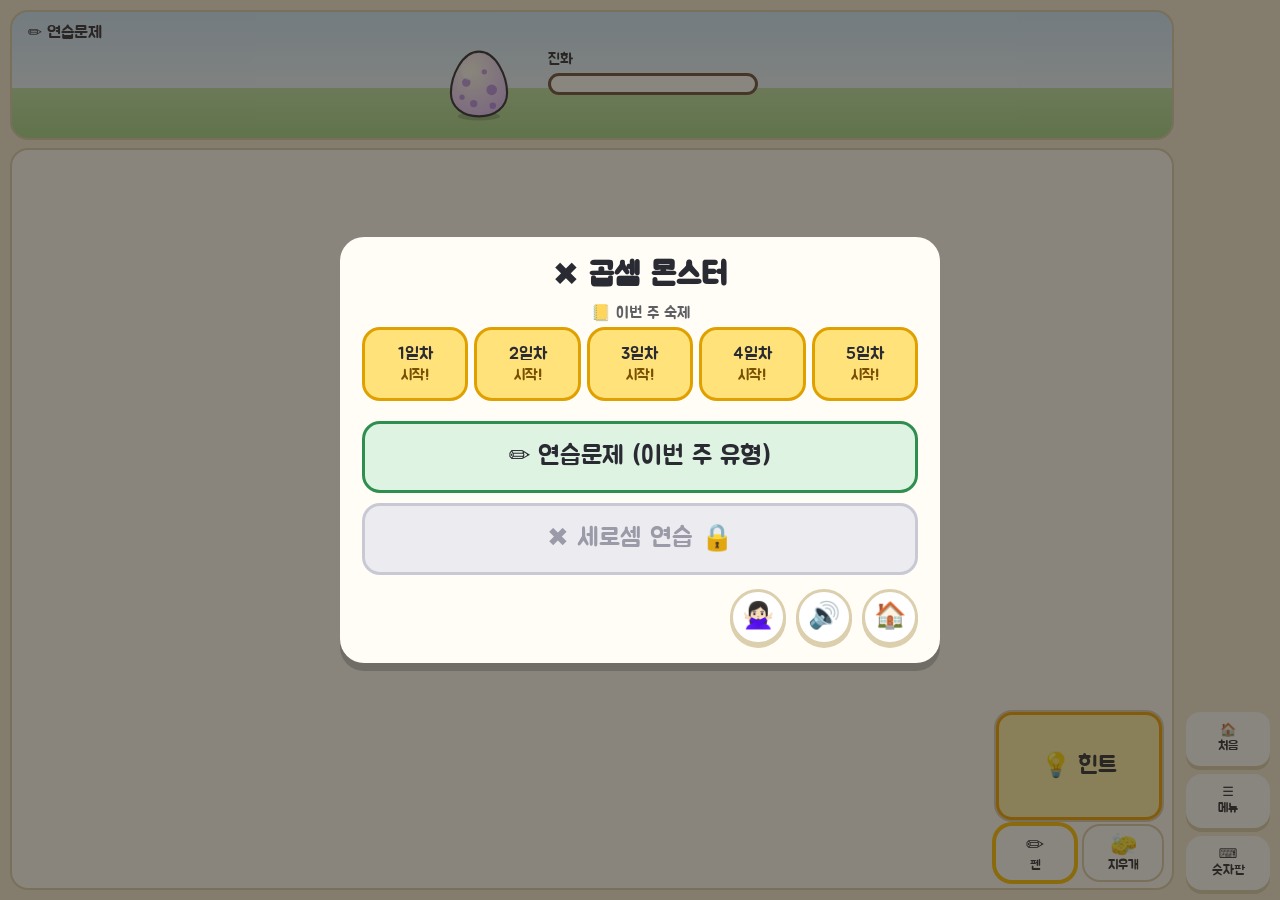
<file: multiply/index.html>
<!DOCTYPE html>
<html lang="ko">
<head>
<meta charset="utf-8">
<meta name="viewport" content="width=device-width, initial-scale=1, maximum-scale=1, user-scalable=no">
<title>곱셈 몬스터</title>
<meta name="theme-color" content="#f4ecd8">
<link rel="stylesheet" href="https://fonts.googleapis.com/css2?family=Jua&family=Gamja+Flower&display=swap">
<style>
:root{--bg:#f4ecd8;--ink:#2a2a33;--card:#fffdf6;--edge:#dccfae;--accent:#e4572e;--good:#2f8f4e;--blue:#3b6fd8;
  --font:"Jua","Noto Sans KR","Apple SD Gothic Neo","Malgun Gothic",system-ui,sans-serif;--vh:1vh}
*{box-sizing:border-box}
html,body{margin:0;height:100%;overflow:hidden;overscroll-behavior:none;background:var(--bg);color:var(--ink);
  font-family:var(--font);-webkit-user-select:none;user-select:none;-webkit-tap-highlight-color:transparent;touch-action:manipulation;color-scheme:light}
button,a{font-family:inherit;color:inherit}
#app{height:calc(var(--vh)*100);display:flex;gap:12px;padding:10px}
#left{flex:1;min-width:0;display:flex;flex-direction:column;gap:8px}
#right{width:330px;display:flex;flex-direction:column;gap:8px}
.box{background:var(--card);border-radius:18px;border:2px solid var(--edge)}
#head{display:flex;gap:8px;flex-wrap:wrap}
.chip2{flex:1;min-width:0;padding:8px 10px;font-size:15px;text-align:center;white-space:nowrap}
.chip2.low{background:#fff0c9;border-color:#e0a100}
#scene{position:relative;height:130px;display:flex;align-items:center;justify-content:center;gap:16px;overflow:hidden;
  background:linear-gradient(#cfe9ff,#eaf6ff 60%,#bfe3a8 60%,#a5d68a)}
#mon{width:106px;height:106px}
#mon svg{width:100%;height:100%;overflow:visible}
.m-idle{animation:bob 1.7s ease-in-out infinite}
.m-laugh{animation:wob .6s}
.m-evolve{animation:pop .8s}
.m-win{animation:hop .9s ease-in-out infinite}
.glow{position:absolute;width:30px;height:30px;margin:-15px 0 0 -15px;border-radius:50%;background:radial-gradient(#fff,#fff6a8 55%,rgba(255,240,120,0));z-index:4;pointer-events:none;animation:glow .9s ease-out forwards}
@keyframes glow{0%{transform:scale(.3);opacity:1}60%{transform:scale(3.2);opacity:.95}100%{transform:scale(4);opacity:0}}
@keyframes pop{0%{transform:scale(.7)}35%{transform:scale(1.28) rotate(-4deg)}60%{transform:scale(.95) rotate(3deg)}100%{transform:none}}
@keyframes wob{0%,100%{transform:none}20%{transform:rotate(-9deg)}50%{transform:rotate(8deg)}75%{transform:rotate(-4deg)}}
#fly{position:fixed;inset:0;z-index:60;background:rgba(255,236,180,.28);overflow:hidden;transition:opacity .35s;touch-action:none}
#fly .fd{position:absolute;left:0;top:0;will-change:transform;filter:drop-shadow(0 8px 6px rgba(0,0,0,.25))}
#fly .fd svg{width:100%;height:100%;overflow:visible}
#fly .ff{position:absolute;margin:-20px 0 0 -20px;line-height:1;pointer-events:none;animation:ff .9s ease-out forwards}
@keyframes ff{0%{transform:translate(0,0) scale(.4) rotate(0);opacity:1}100%{transform:translate(var(--dx),var(--dy)) scale(1.5) rotate(var(--r));opacity:0}}
#dragons{display:flex;gap:6px;margin-top:6px;min-height:0}
#dragons .dr{width:44px;height:42px;display:block}
#dragons svg{width:100%;height:100%;overflow:visible}
@keyframes spin{to{transform:rotate(360deg)}}
@keyframes bob{50%{transform:translateY(-8px) scale(1.03,.97)}}
@keyframes hit{0%{transform:translateX(0)}15%{transform:translateX(-14px) rotate(-6deg)}35%{transform:translateX(14px) rotate(6deg)}55%{transform:translateX(-10px)}75%{transform:translateX(8px)}100%{transform:none}}
@keyframes hop{30%{transform:translateY(-26px)}60%{transform:translateY(0) scale(1.08,.9)}100%{transform:none}}
#hpwrap{width:210px}
#hpwrap .lbl{font-size:15px;margin-bottom:4px}
#hp{height:22px;border-radius:12px;background:#fff;border:3px solid #6b4f3a;overflow:hidden}
#hp i{display:block;height:100%;background:linear-gradient(#9be28a,#3fae52);transition:width .5s}
#dots{display:flex;gap:4px;margin-top:8px;flex-wrap:wrap}
#dots i{width:12px;height:12px;border-radius:50%;background:#fff;border:2px solid #6b4f3a}
#dots i.on{background:#ffd23f}
#streak{position:absolute;right:12px;top:10px;font-size:20px;color:#d9480f;background:#fff;border-radius:14px;padding:3px 10px;display:none}
.star{position:absolute;left:50%;top:50%;font-size:28px;pointer-events:none;color:#ffc400;animation:burst .9s ease-out forwards}
@keyframes burst{0%{transform:translate(-50%,-50%) scale(.4);opacity:1}100%{transform:translate(calc(-50% + var(--dx)),calc(-50% + var(--dy))) scale(1.3) rotate(240deg);opacity:0}}
#probwrap{flex:1;min-height:0;position:relative;overflow:hidden}
#prob{position:absolute;inset:0;display:flex;flex-direction:row;align-items:center;justify-content:center;gap:18px;padding:8px 14px}
#pen,#ans{position:absolute;inset:0;width:100%;height:100%}
#pen{touch-action:none;cursor:crosshair;z-index:1}
#ans{pointer-events:none}
#pentools{position:absolute;right:10px;top:10px;display:flex;flex-wrap:wrap;justify-content:flex-end;gap:8px 10px;z-index:2;max-width:calc(100% - 20px);pointer-events:none}
#pentools .pt,#pentools .sz{pointer-events:auto}
#szrow{pointer-events:none;display:flex;flex-direction:column;align-items:flex-end;gap:6px;width:100%}
.sz{width:42px;height:42px;border-radius:50%;border:3px solid #fff;box-shadow:0 0 0 2px var(--edge);background:#fff;display:flex;align-items:center;justify-content:center;padding:0;cursor:pointer}
.sz i{display:block;border-radius:50%;background:#2b2b35}
.sz.on{box-shadow:0 0 0 4px #ffc400;background:#fff8d6}
.pt{width:92px;height:76px;border-radius:20px;border:3px solid #fff;box-shadow:0 0 0 2px var(--edge);background:#fff;font-size:32px;line-height:1;display:flex;flex-direction:column;align-items:center;justify-content:center;gap:3px;padding:0;cursor:pointer}
.pt span{font-size:15px}
.pt.on{box-shadow:0 0 0 4px #ffc400}
.eq{font-size:54px;line-height:1;white-space:nowrap}
.eq .a{display:inline-block;min-width:1.7em;border-bottom:6px solid var(--blue);color:var(--blue);padding:0 .1em;animation:none}
.eq.sm{font-size:50px}
#msg{min-height:96px;font-size:21px;line-height:1.35}
#msg.ok{color:var(--good);font-size:clamp(34px,5.2vw,52px);line-height:1.25} #msg.no{color:#c2410c} #msg.hint{color:#2563eb}
.vf{--cs:min(100px,calc((var(--vh)*100 - 240px)/3.62));display:grid;grid-template-columns:repeat(3,var(--cs));flex:none;align-items:center;justify-items:center}
.vf .lab{color:#2563eb;font-size:20px;height:26px;line-height:26px}
.vf .cc{height:calc(var(--cs)*.62);width:100%;display:flex;align-items:center;justify-content:center}
.cell{width:var(--cs);height:var(--cs);display:flex;align-items:center;justify-content:center;font-size:calc(var(--cs)*.62);border:2px dotted #8a8a99;background:#fff;color:var(--ink)}
.cell.fix{border-color:#c9c9d6;background:#fcfcff}
.cell.act{border:3px solid var(--blue);background:#eef4ff;animation:blink 1s ease-in-out infinite}
.cell.good{color:#1d4ed8;border:3px solid #2563eb;background:#e8f0ff}
.cell.bad{color:#c81e1e;border:3px solid #e03131;background:#ffe9e9}
.cell.flash{animation:shake .4s}
.cc .cell.carry{width:calc(var(--cs)*.9);height:calc(var(--cs)*.58);border:0;background:transparent}
.ln{grid-column:1/4;width:100%;height:5px;background:#2a2a33;margin:3px 0}
.side{flex:1;min-width:0;display:flex;flex-direction:column;justify-content:center;align-items:center;gap:8px;text-align:center}
@keyframes blink{50%{box-shadow:0 0 0 5px rgba(59,111,216,.25)}}
@keyframes shake{25%{transform:translateX(-9px)}75%{transform:translateX(9px)}}
.am{display:flex;gap:10px;width:100%;max-width:520px}
.blk{border-radius:14px;padding:8px 6px;border:3px solid #8aa;background:#eef5ff;font-size:22px}
.blk.t{flex:7;background:#e6f0ff;border-color:#6d9be0}.blk.o{flex:3;background:#fff1de;border-color:#e0a25a}
.blk b{display:block;font-size:30px;font-weight:400}
.blk.cur{box-shadow:0 0 0 5px rgba(255,196,0,.7)}
.blk.done{background:#e3f5e7;border-color:var(--good)}
#pad{display:grid;grid-template-columns:repeat(3,1fr);gap:8px;flex:1;min-height:0}
#pad button{border:0;border-radius:18px;background:#fff;box-shadow:0 5px 0 var(--edge);font-size:38px;cursor:pointer;min-height:56px}
#pad button:active{transform:translateY(4px);box-shadow:0 1px 0 var(--edge)}
#pad .zero{grid-column:span 2}
#pad .hint{background:#fff6cc;font-size:34px;display:flex;flex-direction:column;align-items:center;justify-content:center;line-height:1}
#pad .hint small{font-size:14px;margin-top:2px}
#right.nopad{width:170px}
#right.nopad #pad{grid-template-columns:1fr}
#right.nopad #pad button:not(.hint){display:none}
#right.nopad #pad{flex:none;height:150px}
#right.nopad #mini{grid-template-columns:1fr 1fr;margin-top:auto}
#bPad.on{background:#fff6cc}
#pad .hint.hl{animation:pulse 1s ease-in-out infinite;background:#ffe27a}
#mini{display:grid;grid-template-columns:repeat(4,1fr);gap:6px}
.mini{text-decoration:none;color:inherit;min-height:54px;border:0;border-radius:14px;background:#fff;box-shadow:0 4px 0 var(--edge);font-size:13px;cursor:pointer;display:flex;flex-direction:column;align-items:center;justify-content:center;line-height:1.25;padding:2px}
.mini:active{transform:translateY(3px);box-shadow:0 1px 0 var(--edge)}
.mini.hl{background:#fff1b8;animation:pulse 1s ease-in-out infinite}
@keyframes pulse{50%{transform:scale(1.07)}}
.mini small{font-size:11px;opacity:.6}
.mini.holdable{background-image:linear-gradient(#ffcf70,#ffcf70);background-repeat:no-repeat;background-size:0 100%}
.mini.hold{background-size:100% 100%;transition:background-size .9s linear}
#overlay{position:fixed;inset:0;background:rgba(40,35,25,.55);display:none;align-items:center;justify-content:center;padding:12px;z-index:5}
#overlay.on{display:flex}
.card{position:relative;background:var(--card);border-radius:24px;padding:18px 22px;width:min(600px,100%);max-height:100%;overflow:auto;text-align:center;box-shadow:0 8px 0 rgba(0,0,0,.18)}
.card h1{margin:0 0 8px;font-size:32px}.card h2{margin:0 0 8px;font-size:28px}
.lvs{display:grid;grid-template-columns:1fr 1fr;gap:10px;margin:10px 0}
.lock{margin:6px 0 12px;padding:12px;border-radius:14px;background:#ececf0;color:#7a7a88;font-size:17px}
.hws{display:grid;grid-template-columns:repeat(3,1fr);gap:10px;margin:0 0 10px}
.icons{display:flex;justify-content:flex-end;gap:10px;margin-top:14px}
.ic{width:56px;height:56px;border-radius:50%;background:#fff;border:3px solid #dccfae;box-shadow:0 3px 0 #dccfae;display:flex;align-items:center;justify-content:center;font-size:26px;text-decoration:none;padding:0;cursor:pointer}
.lv.prac{width:100%;margin-top:10px;font-size:26px;padding:16px 0}
.lv.prac.hl{background:#ffe27a;border-color:#e0a100;font-weight:700}
.lv.prac.gray{background:#ececf0;border-color:#c9c9d6;color:#9a9aa8}
.lv.hw{background:#ffe27a;border-color:#e0a100}
.lv.hw.done{background:#ececf0;border-color:#c9c9d6;color:#9a9aa8;cursor:default}
.lv.hw .stars{color:#7a4f00;font-size:17px}
.lv.hw.done .stars{color:#9a9aa8;font-size:17px}
.lv{border:3px solid var(--edge);border-radius:18px;background:#fff;padding:10px 8px;cursor:pointer;font-size:19px;line-height:1.3}
.sec{font-size:22px;margin:14px 0 6px;text-align:left;padding-left:4px}
.lv small{display:block;font-size:14px;opacity:.65}
.lv .stars{font-size:20px;color:#ffb400;min-height:26px}
.lv:active{transform:translateY(3px)}
.lv.rec{border-color:var(--good);background:#e8f7ec}
.go{width:100%;min-height:60px;margin-top:8px;border:0;border-radius:18px;background:var(--good);color:#fff;font-size:24px;box-shadow:0 5px 0 #20703a;cursor:pointer;display:block;text-align:center;text-decoration:none;line-height:60px;padding:0}
.go.alt{background:#fff;color:var(--ink);box-shadow:0 5px 0 var(--edge);font-size:20px;min-height:52px;line-height:52px;margin-top:10px}
.links{display:flex;gap:8px}.links .go{margin-top:10px}
.big{font-size:60px;line-height:1.1}
.bigstars{font-size:60px;color:#ffb400;letter-spacing:6px}
.sub{font-size:16px;opacity:.75;margin:4px 0}
@media (orientation:portrait){
  #app{flex-direction:column;gap:8px}
  #right{width:100%;flex:none;height:min(48%,430px)}
  #scene{height:150px} #mon{width:124px;height:124px}
  .vf{--cs:min(100px,26vw)} .eq{font-size:46px}
  #right.nopad{width:100%;height:auto;flex-direction:row;flex-wrap:wrap}
  #right.nopad #pad{flex:1;min-width:120px;height:auto}
  #right.nopad #mini{grid-template-columns:repeat(4,1fr);flex:3;margin-top:0}
  #hpwrap{width:180px}
  #prob{padding-top:76px}
  .vf{--cs:min(100px,24vw,var(--csh,999px))}
  .vf .cc{height:calc(var(--cs)*.75)} .cc .cell.carry{height:calc(var(--cs)*.7)}
  .pt{width:80px;height:64px;font-size:28px}
  .sz{width:34px;height:34px}
}
@media (max-height:520px) and (orientation:landscape){.eq{font-size:46px}}
@media (prefers-reduced-motion:reduce){*{animation:none!important}}
#bSound,#bParent{display:none!important}
.hws5{grid-template-columns:repeat(5,1fr)!important}
.hws5{gap:6px!important}.hws5 .lv{padding:0 2px;font-size:17px;height:74px;display:flex;flex-direction:column;align-items:center;justify-content:center;gap:4px;white-space:nowrap;word-break:keep-all;line-height:1.1}.hws5 .lv .stars{font-size:15px!important;min-height:0!important;line-height:1}
.lv.prac.wp{background:#dff3e3;border-color:var(--good)}
.wk #pentools{top:auto;bottom:8px;flex-wrap:nowrap}.wk #pentools .pt{width:78px!important;height:54px!important;min-height:0!important;padding:0!important;font-size:22px!important;border-radius:14px}.wk #pentools .pt span{font-size:13px!important}.wk #szrow{display:none}
#rec{display:none!important}
/* 힌트: 같은 화면 위의 움직이는 풀이 예시 */
.xcap{height:150px;display:flex;flex-direction:column;align-items:center;justify-content:center;gap:8px;text-align:center;font-size:21px;line-height:1.45;word-break:keep-all;animation:xfade .45s}
.xcap b{color:#d9480f}
.xbub{display:none}.xcap .xb{font-size:23px;font-weight:700;color:#1d4ed8}.xbub0{min-height:44px;display:flex;align-items:center;justify-content:center;font-size:24px;font-weight:700;color:#1d4ed8;text-align:center;animation:xfade .45s}
#hintT{display:none}
@media (orientation:landscape){
#pentools,.wk #pentools{top:auto;bottom:8px;flex-wrap:wrap;width:166px;justify-content:flex-end}
#pentools .pt:not(#hintT){width:78px!important;height:54px!important;min-height:0!important;padding:0!important;font-size:22px!important;border-radius:14px}
#pentools .pt span{font-size:13px!important}#szrow{display:none}
#pentools #hintT{display:flex;order:-1;flex:0 0 100%;width:100%!important;height:108px!important;margin-bottom:-2px;align-items:center;justify-content:center;gap:8px;background:#fff0a8!important;border:3px solid #f2a100!important;color:var(--ink);font-size:24px!important;font-weight:400;border-radius:14px;padding:0!important;box-sizing:border-box}
#pentools .pt,#pentools #hintT,#mini button{border-radius:16px!important}#pad .hint{display:none}
#right.nopad{width:84px}#right.nopad #pad{display:none}#right.nopad #mini{grid-template-columns:1fr!important;gap:8px}}
.bx.xph{width:auto;min-width:74px;padding:0 8px;font-size:17px!important;font-weight:700;color:#b45309}.chp.xout{opacity:.38;border-style:dashed}.xarr marker{overflow:visible}.xarr marker path{fill:#d93025;stroke:none;animation:none}.xarr{position:absolute;left:0;top:0;pointer-events:none;overflow:visible;z-index:3;opacity:1}.xarr path:not([d^='M0']){fill:none;stroke:#d93025;stroke-width:4;stroke-linecap:round}@keyframes xdraw{from{opacity:0}to{opacity:1}}#overlay.on .card{touch-action:pan-y}.xarr .xtimes{fill:#d93025;font-size:22px;font-family:inherit;stroke:#fffdf5;stroke-width:5px;paint-order:stroke}#exArea .wkq{justify-content:flex-start!important}#exArea.xa .bogi{margin-bottom:46px}#exArea.xa .sent{margin-top:0;min-height:96px;align-content:flex-start}.xarr .xhead{fill:#d93025;stroke:none}#exArea.xc .nb{display:inline-block;border:3px solid #d93025;border-radius:50%;padding:0 8px;margin:0 1px;transform:rotate(-2deg)}.xarr .xel{fill:none;stroke:#d93025;stroke-width:3.5}.xarr .xel.xr{stroke:#2563eb}.xarr .xcarry{fill:#d93025;font-size:50px;font-family:'Gamja Flower','Nanum Pen Script','Segoe Print','Bradley Hand',cursive;stroke:#d93025;stroke-width:.6px}#exArea.xv6 .vf{margin-top:36px}.xx{position:absolute;top:8px;right:10px;width:40px;height:40px;border:0;border-radius:50%;background:#f1ead3;font-size:20px;color:#6b5b3a;cursor:pointer;z-index:2}.xbtns .go:disabled{opacity:.35}.xtitle{font-size:15px;opacity:.7;text-align:center;margin-bottom:2px}
#exArea{pointer-events:none;display:flex;justify-content:center;padding:6px 0}
#exArea .wkq{padding-bottom:0;gap:8px}
#exArea .xhl{position:relative;z-index:1}#exArea .xhl.bx,#exArea .xhl.cell:not(.fix){animation:xp .9s ease-in-out infinite}
#exArea .xfill{animation:xpop .5s}
#exArea .xhl.chp,#exArea .xhl.cell,#exArea .xhl.bx{background:#fff3bf!important;border-color:#f59f00!important}
#exArea .bx.good,#exArea .cell.good{color:#1d4ed8;border:3px solid #2563eb;background:#e8f0ff}
.xdots{display:flex;gap:8px;justify-content:center;margin:6px 0 10px}.xdots i{width:10px;height:10px;border-radius:50%;background:#d8cfae}.xdots i.on{background:#f59f00;transform:scale(1.3)}
.xbtns{display:flex;gap:10px;margin-bottom:10px}.xbtns .go{flex:1;min-height:0;padding:10px 0;font-size:20px;margin:0}
@keyframes xfade{from{opacity:0;transform:translateY(6px)}to{opacity:1;transform:none}}
@keyframes xp{0%,100%{transform:scale(1)}50%{transform:scale(1.12)}}
@keyframes xpop{0%{transform:scale(.4)}60%{transform:scale(1.25)}100%{transform:scale(1)}}

.hs{text-align:left}.hs h3{margin:0 0 8px;font-size:24px;text-align:center}.hs ol{margin:0 0 14px;padding-left:26px;font-size:19px;line-height:1.55}.hs li{margin-bottom:8px}.hs b{color:#d9480f}
#lvName{position:absolute;left:16px;top:10px;z-index:2;font-size:17px;color:var(--ink);white-space:nowrap}
#streak{top:8px!important;bottom:auto!important}
.wk #right.nopad #pad button:not(.hint){display:none}.wk #right.nopad #pad{grid-template-columns:1fr;flex:none;height:60px!important;min-height:0}.wk #right.nopad #pad .hint{flex-direction:row;gap:10px;min-height:0!important;height:60px;font-size:20px}.wk #right.nopad #pad .hint{font-size:30px}.wk #right.nopad #pad .hint small{font-size:18px;margin:0}.wk #right.nopad{height:auto!important}
.wk .wkq{padding-bottom:62px;box-sizing:border-box}
.wk #pen{pointer-events:none}.wk #probwrap{touch-action:none}
.wkq{flex:1;min-width:0;display:flex;flex-direction:column;gap:10px;align-items:center;justify-content:center}
.wkq #msg{word-break:keep-all;min-height:44px;font-size:22px;text-align:center}.wkq #msg.ok{font-size:30px}
.bogi{flex-wrap:nowrap}.sent{flex-wrap:nowrap;white-space:nowrap}
.wkq .ins{font-size:20px;opacity:.8;text-align:center;word-break:keep-all}
.bogi{display:flex;flex-wrap:wrap;gap:10px;justify-content:center;align-items:center;border:3px solid var(--edge);border-radius:18px;padding:10px 14px;background:#fff}
.bogi{position:relative;padding-top:22px!important;margin-top:22px}.bogi .bt{position:absolute;left:14px;top:-15px;background:var(--edge);border-radius:8px;padding:2px 12px;font-size:17px}
.chp{min-width:60px;height:52px;border-radius:14px;border:3px solid #9bb7ff;background:#eef3ff;font-size:32px;cursor:pointer;padding:0 10px;font-family:inherit;color:inherit}
.chp:active{transform:translateY(3px)}.chp.used{opacity:.35}
.sent{font-size:38px;display:flex;align-items:center;gap:8px;flex-wrap:wrap;justify-content:center;line-height:1.2}
.bx{width:88px;height:62px;font-size:36px;border:3px dotted #8a8a99;border-radius:10px;background:#fff;cursor:pointer;font-family:inherit;color:var(--ink);padding:0}
.bx.act{border:3px solid var(--blue);background:#eef4ff;animation:blink 1s ease-in-out infinite}
.bx.good{color:#1d4ed8;border:3px solid #2563eb;background:#e8f0ff}
.bx.bad{color:#c81e1e;border:3px solid #e03131;background:#ffe9e9}
.bx.flash{animation:shake .4s}
.cell[data-i]{cursor:pointer}
@media (orientation:portrait){.sent{font-size:22px;gap:3px}.bx{width:54px;height:46px;font-size:26px}.chp{min-width:50px;height:46px;font-size:24px;padding:0 6px}.wkq .ins{font-size:15px}.wkq{gap:8px}
 #scene{height:122px;padding-top:20px;box-sizing:border-box}#lvName{font-size:15px}#mon{width:90px;height:90px}#right:not(.nopad){height:290px}#pad button{min-height:40px;font-size:28px}#pad{gap:6px}#pentools{top:auto;bottom:6px;right:8px}#pentools .pt{width:64px!important;height:42px!important;font-size:18px!important}#pentools .pt span{display:none}.wk .vf{--cs:calc(var(--vh)*7)!important}.wk .vf .cc{height:calc(var(--cs)*.6)}}
.xarr path.xx2{fill:none;stroke:#d93025;stroke-width:5;stroke-linecap:round;opacity:.85;animation:xdraw .35s}#exArea .bx.xwrong,#exArea .cell.xwrong{color:transparent!important;-webkit-text-stroke:0!important;border:3px dashed #d93025;background:#fff5f5;font-family:'Gamja Flower','Nanum Pen Script','Segoe Print','Bradley Hand',cursive;font-size:48px!important;line-height:1;padding:0;font-weight:400;}#exArea .cell.xwrong{font-size:calc(var(--cs)*.95)!important;}
.xarr path.xdg{fill:none;stroke:#3b3b4f;stroke-width:2.2;stroke-linecap:round;stroke-linejoin:round}
</style>
</head>
<body>
<div id="app">
  <div id="left">
    <div id="scene" class="box">
      <div id="lvName"></div><div id="rec"></div>
      <div id="mon"></div>
      <div id="hpwrap"><div class="lbl" id="hpl">진화</div><div id="hp"><i id="hpf" style="width:0%"></i></div><div id="dragons"></div></div>
      <div id="streak"></div>
    </div>
    <div id="probwrap" class="box"><div id="prob"></div><canvas id="ans"></canvas><canvas id="pen"></canvas>
      <div id="pentools">
        <button id="hintT" class="pt" data-k="💡" aria-label="힌트">💡 힌트</button>
        <button class="pt on" data-t="pen" aria-label="펜">✏️<span>펜</span></button>
        <button class="pt" data-t="erase" aria-label="지우개">🧽<span>지우개</span></button>
        <div id="szrow"></div>
      </div></div>
  </div>
  <div id="right">
    <div id="pad"></div>
    <div id="mini">
      <a class="mini" href="../">🏠<span>처음</span></a>
      <button class="mini" id="bMenu">☰<span>메뉴</span></button>
      <button class="mini" id="bPad">⌨<span>숫자판</span></button>
      <button class="mini" id="bSound">🔊<span>소리</span></button>
      <button class="mini holdable" id="bParent">🙅🏻‍♀️<span>부모님</span><small>꾹 누르기</small></button>
    </div>
  </div>
</div>
<div id="overlay"></div>
<script src="../algakki/guard.js"></script>
<script>
(function(){
const $=id=>document.getElementById(id);
const LS=Guard.LS, rand=n=>Math.floor(Math.random()*n);
const LV={1:{n:'올림 없는 곱셈',ex:'21 × 4'},2:{n:'올림 한 번',ex:'14 × 6'},3:{n:'100 넘는 곱셈',ex:'47 × 6'},4:{n:'섞어서 도전',ex:'여러 가지'}};
let level=4, qs=[], cur=null, input='', phase='menu', R=null, mood='idle', msgT='', msgC='', muted=false, overlayMode='';
const TOTAL=20;
const CIR='①②③④⑤⑥⑦⑧⑨⑩⑪⑫⑬⑭⑮⑯⑰⑱⑲⑳㉑㉒㉓㉔';
/* 숙제 학습지: 1회→3회로 갈수록 어려움(올림·백의 자리 문제 비율 기준). 각 회차 안은 종이 번호순 */
const HW={
 1:[[14,6],[36,3],[17,9],[28,2],[27,4],[38,2],[17,8],[17,2],[18,5],[15,4],[35,2],[19,3],[19,2],[13,9],[17,7],[14,5],[28,3],[16,3],[27,3],[45,2],[13,6],[26,4],[15,7],[14,4]],
 2:[[18,3],[47,2],[12,5],[14,6],[14,5],[19,9],[48,2],[18,6],[25,4],[18,2],[15,4],[17,7],[15,9],[12,9],[35,2],[16,4],[12,6],[18,9],[24,4],[29,4],[39,2],[12,8],[29,3],[45,2]],
 3:[[26,4],[15,9],[27,4],[17,6],[35,3],[14,7],[19,2],[29,3],[16,8],[12,5],[15,2],[17,7],[26,3],[17,4],[15,6],[15,4],[12,9],[18,8],[49,2],[15,7],[12,6],[15,3],[34,3],[16,6]]
};

/* ---------- sound ---------- */
let AC;
function unlock(){ try{ AC=AC||new (window.AudioContext||window.webkitAudioContext)(); if(AC.state==='suspended') AC.resume(); }catch(e){} }
function tone(f0,f1,d,type,v,delay){
  if(muted) return;
  try{
    AC=AC||new (window.AudioContext||window.webkitAudioContext)();
    const t0=AC.currentTime+(delay||0),o=AC.createOscillator(),g=AC.createGain();
    o.type=type||'sine'; o.frequency.setValueAtTime(f0,t0); if(f1!==f0) o.frequency.exponentialRampToValueAtTime(f1,t0+d);
    g.gain.setValueAtTime(v||.08,t0); g.gain.exponentialRampToValueAtTime(.0001,t0+d);
    o.connect(g); g.connect(AC.destination); o.start(t0); o.stop(t0+d);
  }catch(e){}
}
const sfx={
  key:()=>tone(620,620,.04,'triangle',.04),
  step:()=>{tone(600,600,.1,'triangle');tone(800,800,.12,'triangle',.08,.09)},
  ok:()=>{tone(660,660,.12,'triangle',.09);tone(880,880,.18,'triangle',.09,.1);tone(1175,1175,.22,'triangle',.08,.2)},
  hit:()=>tone(260,90,.25,'square',.06),
  no:()=>tone(230,170,.22,'sawtooth',.045),
  win:()=>[523,659,784,1046,1318].forEach((f,i)=>tone(f,f,.22,'triangle',.09,i*.13))
};

/* ---------- stats ---------- */
const SCK='score.mult';
const getStats=()=>LS.get(SCK,null)||{r:0,w:0};
const bump=k=>{ const s=getStats(); s[k]++; LS.set(SCK,s); };
const getStars=()=>LS.get('mult.stars',null)||{};
function renderHead(){
  const s=getStats();
  $('lvName').textContent=(R&&R.wk)?'📒 '+R.wk+'일차 · '+(cur&&cur.no?CIR[cur.no-1]+'번':'다시 도전'):(R&&R.hw)?'📒 숙제 '+R.hw+'회 · '+(cur&&cur.n?CIR[cur.n-1]+'번':'연습 문제'):'✏️ 연습문제';
  $('rec').textContent='🏆 정답 '+s.r+' : 오답 '+s.w;
}

/* ---------- questions ---------- */
function genQ(lv){
  for(;;){
    const L=lv===4?1+rand(3):lv;
    const b=2+rand(8),t=1+rand(9),o=1+rand(9),a=t*10+o,oneP=o*b,carry=Math.floor(oneP/10),tensSum=t*b+carry;
    const ok=L===1?(oneP<10&&t*b<10):L===2?(oneP>=10&&tensSum<10):tensSum>=10;
    if(ok) return {a,b,t,o,ans:a*b,app:0};
  }
}
function genRound(lv){
  const seen=new Set(),out=[];
  while(out.length<TOTAL){ const q=genQ(lv),k=q.a+'x'+q.b; if(seen.has(k)) continue; seen.add(k); out.push(q); }
  return out;
}

/* ---------- monster ---------- */
const PAL={1:{a:'#8ee59a',b:'#38a84d',bel:'#eaffd8',w:'#2f8f46'},2:{a:'#9ccdff',b:'#3d82de',bel:'#e6f3ff',w:'#2a62b5'},3:{a:'#ffc888',b:'#ee7226',bel:'#fff0d4',w:'#c24d16'},4:{a:'#dcb6ff',b:'#9258dc',bel:'#f5e8ff',w:'#6a34ad'},5:{a:'#ffb8d6',b:'#e0559a',bel:'#ffeaf3',w:'#b02f72'}};
const CIDX=k=>({1:1,2:2,3:3,4:4,5:5}[k]||1);
/* 0~23단계: 알 → 금 → 깨어남 → 팔다리/꼬리/뿔 → 날개 → 용 */
function monsterSVG(ci,m,st){
  ci=CIDX(ci); st=Math.max(0,Math.min(23,Math.round(st||0)));
  const P=PAL[ci],K='#2a2a33',t=(a,b)=>Math.max(0,Math.min(1,(st-a)/(b-a))),f=n=>(+n).toFixed(1);
  const gid='g'+ci,eid='e'+ci;
  const defs='<defs><radialGradient id="'+gid+'" cx="35%" cy="30%" r="80%"><stop offset="0" stop-color="'+P.a+'"/><stop offset="1" stop-color="'+P.b+'"/></radialGradient>'
    +'<radialGradient id="'+eid+'" cx="38%" cy="30%" r="85%"><stop offset="0" stop-color="#fffdf0"/><stop offset="1" stop-color="'+P.a+'"/></radialGradient></defs>';
  const shadow='<ellipse cx="100" cy="168" rx="'+f(40+30*t(0,10))+'" ry="8" fill="rgba(0,0,0,.18)"/>';
  const spots='<g fill="'+P.b+'" opacity=".55"><circle cx="76" cy="104" r="8"/><circle cx="124" cy="118" r="10"/><circle cx="90" cy="144" r="7"/><circle cx="126" cy="148" r="6"/><circle cx="68" cy="132" r="5"/><circle cx="110" cy="84" r="5"/></g>';
  const eggP='M100 46C132 46 153 92 153 124C153 150 131 168 100 168C69 168 47 150 47 124C47 92 68 46 100 46Z';
  const shine='<ellipse cx="76" cy="84" rx="9" ry="16" fill="rgba(255,255,255,.55)" transform="rotate(-20 76 84)"/>';
  const eye=(cx,cy,r)=>'<circle cx="'+cx+'" cy="'+cy+'" r="'+r+'" fill="#fff" stroke="'+K+'" stroke-width="2.4"/><circle cx="'+(cx+r*.15)+'" cy="'+(cy+r*.15)+'" r="'+f(r*.5)+'" fill="'+K+'"/><circle cx="'+(cx+r*.4)+'" cy="'+(cy-r*.2)+'" r="'+f(r*.18)+'" fill="#fff"/>';
  const wob=m==='laugh';
  const mouthO=(cx,cy)=>'<ellipse cx="'+cx+'" cy="'+cy+'" rx="5" ry="6" fill="#7a1f2b" stroke="'+K+'" stroke-width="2"/>';
  let g='';
  if(st<=3){                                   // ---- 알
    const rot=st===2?-4:st===3?4:0;
    g+='<g transform="rotate('+rot+' 100 168)"><path d="'+eggP+'" fill="url(#'+eid+')" stroke="'+K+'" stroke-width="4" stroke-linejoin="round"/>'+spots+shine;
    if(st>=1) g+='<path d="M92 58l9 13l-9 11l8 10" fill="none" stroke="'+K+'" stroke-width="3.2" stroke-linecap="round" stroke-linejoin="round"/>';
    if(st>=2) g+='<path d="M60 110l13-10l11 13l13-12l12 12l13-11l12 12l14-9" fill="none" stroke="'+K+'" stroke-width="3.6" stroke-linecap="round" stroke-linejoin="round"/>';
    if(st>=3) g+='<path d="M76 110L88 100L100 112L112 101L124 112L134 106L134 128L76 128Z" fill="#3b2538"/>'+'<circle cx="94" cy="118" r="4.5" fill="#fff"/><circle cx="95" cy="119" r="2" fill="'+K+'"/><circle cx="114" cy="118" r="4.5" fill="#fff"/><circle cx="115" cy="119" r="2" fill="'+K+'"/><path d="M76 110L88 100L100 112L112 101L124 112L134 106" fill="none" stroke="'+K+'" stroke-width="3.6" stroke-linejoin="round"/>';
    g+='</g>';
  }else if(st<=6){                             // ---- 깨고 나오는 중
    const hy=[112,102,92][st-4],hr=[32,36,40][st-4];
    g+='<g transform="translate(100 168) scale(1 1) translate(-100 -168)">';
    g+='<ellipse cx="100" cy="'+hy+'" rx="'+hr+'" ry="'+f(hr*.88)+'" fill="url(#'+gid+')" stroke="'+K+'" stroke-width="4"/>';
    g+=eye(86,hy-4,9)+eye(114,hy-4,9)+(wob?mouthO(100,hy+16):'<path d="M92 '+(hy+14)+'Q100 '+(hy+22)+' 108 '+(hy+14)+'" fill="none" stroke="'+K+'" stroke-width="3.4" stroke-linecap="round"/>');
    g+='<circle cx="72" cy="'+(hy+10)+'" r="6" fill="rgba(255,120,140,.5)"/><circle cx="128" cy="'+(hy+10)+'" r="6" fill="rgba(255,120,140,.5)"/>';
    if(st>=6) g+='<ellipse cx="62" cy="128" rx="9" ry="7" fill="url(#'+gid+')" stroke="'+K+'" stroke-width="3"/><ellipse cx="138" cy="128" rx="9" ry="7" fill="url(#'+gid+')" stroke="'+K+'" stroke-width="3"/>';
    g+='<path d="M47 132L58 120L66 134L80 120L96 134L112 120L128 134L142 120L153 134C153 152 131 168 100 168C69 168 47 152 47 132Z" fill="url(#'+eid+')" stroke="'+K+'" stroke-width="4" stroke-linejoin="round"/>';
    g+='<g clip-path="inset(0)">'+spots.replace(/<circle cx="76" cy="104" r="8"\/>|<circle cx="110" cy="84" r="5"\/>/g,'')+'</g>';
    if(st===4) g+='<g transform="translate(12 -34) rotate(20 100 100)"><path d="M52 120C52 82 70 56 100 56C130 56 148 82 148 120L138 108L126 122L112 108L100 122L88 108L74 122L62 108Z" fill="url(#'+eid+')" stroke="'+K+'" stroke-width="4" stroke-linejoin="round"/><circle cx="84" cy="86" r="6" fill="'+P.b+'" opacity=".55"/><circle cx="118" cy="82" r="5" fill="'+P.b+'" opacity=".55"/></g>';
    g+='</g>';
    if(st>=5) g+='<path d="M20 168l9-16l9 16Z M158 168l10-12l8 12Z" fill="#fffdf0" stroke="'+K+'" stroke-width="3" stroke-linejoin="round"/>';
  }else{                                       // ---- 몸을 가진 아기 → 용
    const sc=.76+.24*t(7,23);
    const bodyRx=30+14*t(7,23),bodyRy=26+10*t(7,23);
    let back='',front='';
    // 날개(몸 뒤)
    if(st>=13){
      const w=14+52*t(13,22),wing=(sg)=>'<g transform="'+(sg<0?'translate(200 0) scale(-1 1)':'')+'"><path d="M74 122C'+f(74-w*.3)+' '+f(122-w*.9)+' '+f(74-w*.85)+' '+f(122-w*1.15)+' '+f(74-w)+' '+f(122-w*1.0)+'C'+f(74-w*.72)+' '+f(122-w*.74)+' '+f(74-w*.78)+' '+f(122-w*.46)+' '+f(74-w*.62)+' '+f(122-w*.3)+'C'+f(74-w*.5)+' '+f(122-w*.44)+' '+f(74-w*.38)+' '+f(122-w*.2)+' '+f(74-w*.28)+' '+f(122-w*.08)+'Z" fill="'+P.w+'" stroke="'+K+'" stroke-width="3" stroke-linejoin="round"/><path d="M74 122L'+f(74-w)+' '+f(122-w*1.0)+'M74 122L'+f(74-w*.62)+' '+f(122-w*.3)+'" stroke="'+K+'" stroke-width="2" opacity=".5"/></g>';
      back+=wing(1)+wing(-1);
    }
    // 꼬리
    if(st>=9){
      const L=12+42*t(9,22),ty=150-12*t(9,22);
      const tp='M124 154Q'+f(124+L*.55)+' '+f(166)+' '+f(124+L)+' '+f(ty);
      back+='<path d="'+tp+'" fill="none" stroke="'+K+'" stroke-width="'+f(15+3*t(9,22))+'" stroke-linecap="round"/><path d="'+tp+'" fill="none" stroke="'+P.b+'" stroke-width="'+f(9+3*t(9,22))+'" stroke-linecap="round"/>';
      if(st>=18) back+='<path d="M'+f(124+L)+' '+f(ty)+'l'+f(6+4*t(18,23))+' -10l2 14l-8 7Z" fill="'+P.a+'" stroke="'+K+'" stroke-width="3" stroke-linejoin="round"/>';
    }
    // 몸 + 배
    back+='<ellipse cx="100" cy="'+f(146-4*t(7,23))+'" rx="'+f(bodyRx)+'" ry="'+f(bodyRy)+'" fill="url(#'+gid+')" stroke="'+K+'" stroke-width="4"/>';
    back+='<ellipse cx="100" cy="'+f(152-4*t(7,23))+'" rx="'+f(bodyRx*.58)+'" ry="'+f(bodyRy*.66)+'" fill="'+P.bel+'" opacity=".95"/>';
    if(st>=19) for(let k=0;k<3;k++) back+='<path d="M'+f(100-bodyRx*.4)+' '+f(142+k*9)+'Q100 '+f(146+k*9)+' '+f(100+bodyRx*.4)+' '+f(142+k*9)+'" fill="none" stroke="'+P.b+'" stroke-width="2.4" opacity=".6" stroke-linecap="round"/>';
    // 발
    const fw=11+6*t(7,23);
    back+='<ellipse cx="78" cy="164" rx="'+f(fw)+'" ry="8" fill="'+P.a+'" stroke="'+K+'" stroke-width="3"/><ellipse cx="122" cy="164" rx="'+f(fw)+'" ry="8" fill="'+P.a+'" stroke="'+K+'" stroke-width="3"/>';
    // 팔
    if(st>=8){
      const aw=6+5*t(8,22),ah=9+8*t(8,22);
      back+='<ellipse cx="'+f(100-bodyRx-1)+'" cy="140" rx="'+f(aw)+'" ry="'+f(ah)+'" fill="'+P.a+'" stroke="'+K+'" stroke-width="3" transform="rotate(22 '+f(100-bodyRx-1)+' 140)"/><ellipse cx="'+f(100+bodyRx+1)+'" cy="140" rx="'+f(aw)+'" ry="'+f(ah)+'" fill="'+P.a+'" stroke="'+K+'" stroke-width="3" transform="rotate(-22 '+f(100+bodyRx+1)+' 140)"/>';
    }
    // 머리
    const hrx=44-2*t(14,23),hry=38;
    let head='';
    // 뿔
    if(st>=10){
      const h=6+24*t(10,20),hc='#fff1c4';
      head+='<path d="M68 58L'+f(60-h*.25)+' '+f(58-h)+'L84 50Z" fill="'+hc+'" stroke="'+K+'" stroke-width="3" stroke-linejoin="round"/><path d="M132 58L'+f(140+h*.25)+' '+f(58-h)+'L116 50Z" fill="'+hc+'" stroke="'+K+'" stroke-width="3" stroke-linejoin="round"/>';
    }
    // 귀 지느러미
    if(st>=11){
      const e=8+12*t(11,18);
      head+='<path d="M'+f(100-hrx+2)+' 78l'+f(-e)+' '+f(-e*.5)+'l'+f(e*.3)+' '+f(e*.9)+'Z M'+f(100-hrx+2)+' 92l'+f(-e)+' 2l'+f(e*.4)+' '+f(e*.7)+'Z" fill="'+P.a+'" stroke="'+K+'" stroke-width="2.6" stroke-linejoin="round"/><path d="M'+f(100+hrx-2)+' 78l'+f(e)+' '+f(-e*.5)+'l'+f(-e*.3)+' '+f(e*.9)+'Z M'+f(100+hrx-2)+' 92l'+f(e)+' 2l'+f(-e*.4)+' '+f(e*.7)+'Z" fill="'+P.a+'" stroke="'+K+'" stroke-width="2.6" stroke-linejoin="round"/>';
    }
    // 등 가시(머리 위)
    if(st>=12){
      const sp=6+9*t(12,21);
      head+='<path d="M88 52l4 '+f(-sp)+'l5 '+f(sp*.5)+'l3 '+f(-sp*1.2)+'l5 '+f(sp*1.2)+'l4 '+f(-sp)+'l3 '+f(sp)+'Z" fill="'+P.w+'" stroke="'+K+'" stroke-width="2.4" stroke-linejoin="round" transform="translate(0 3)"/>';
    }
    head+='<ellipse cx="100" cy="88" rx="'+f(hrx)+'" ry="'+hry+'" fill="url(#'+gid+')" stroke="'+K+'" stroke-width="4"/>';
    head+='<ellipse cx="78" cy="68" rx="14" ry="7" fill="rgba(255,255,255,.4)" transform="rotate(-25 78 68)"/>';
    head+='<circle cx="68" cy="98" r="7" fill="rgba(255,110,130,.5)"/><circle cx="132" cy="98" r="7" fill="rgba(255,110,130,.5)"/>';
    // 주둥이
    const sn=t(15,21);
    if(sn>0) head+='<ellipse cx="100" cy="'+f(102+4*sn)+'" rx="'+f(12+13*sn)+'" ry="'+f(9+7*sn)+'" fill="'+P.bel+'" stroke="'+K+'" stroke-width="3"/><circle cx="'+f(93-3*sn)+'" cy="'+f(98+3*sn)+'" r="2.2" fill="'+K+'"/><circle cx="'+f(107+3*sn)+'" cy="'+f(98+3*sn)+'" r="2.2" fill="'+K+'"/>';
    head+=eye(82,84,12)+eye(118,84,12);
    const my=108+8*sn;
    if(wob) head+=mouthO(100,my+2);
    else{
      head+='<path d="M'+f(88-3*sn)+' '+f(my)+'Q100 '+f(my+10)+' '+f(112+3*sn)+' '+f(my)+'" fill="none" stroke="'+K+'" stroke-width="3.6" stroke-linecap="round"/>';
      if(st>=17) head+='<path d="M'+f(92-2*sn)+' '+f(my+2)+'l3 6l3 -5M'+f(108+2*sn)+' '+f(my+2)+'l-3 6l-3 -5" fill="#fff" stroke="'+K+'" stroke-width="2" stroke-linejoin="round"/>';
    }
    // 불꽃
    if(st>=22){
      const fl=st===22?.7:1.05;
      head+='<g transform="translate(150 '+f(my+6)+') scale('+fl+')"><path d="M0 0C10-6 18-14 14-26C26-18 34-4 28 8C24 16 10 18 0 12Z" fill="#ffb02e" stroke="'+K+'" stroke-width="2.6" stroke-linejoin="round"/><path d="M6 8C12 4 16-2 15-9C21-4 22 4 19 9C16 13 9 14 6 8Z" fill="#ffe66b"/></g>';
    }
    front=head;
    const star=(cx,cy,r)=>{ let d=''; for(let i=0;i<10;i++){ const a=-Math.PI/2+i*Math.PI/5,rr=i%2?r*.45:r; d+=(i?'L':'M')+f(cx+rr*Math.cos(a))+' '+f(cy+rr*Math.sin(a)); } return '<path d="'+d+'Z" fill="#ffd23f" stroke="'+K+'" stroke-width="1.8" stroke-linejoin="round"/>'; };
    const crown=st>=23?'<g style="transform-origin:100px 20px;animation:spin 3s linear infinite">'+star(60,22,8)+star(100,8,9)+star(140,22,8)+'</g>':'';
    g+='<g transform="translate(100 168) scale('+f(sc)+') translate(-100 -168)">'+back+front+'</g>'+crown;
  }
  return '<svg viewBox="0 0 200 180">'+defs+shadow+g+'</svg>';
}
const mci=()=>R&&R.wk?R.wk:R&&R.wp?4:R&&R.hw?R.hw:level;
const WSTG=[0,3,7,11,15,19,23]; /* 알 → 금 간 알 → 깨어남 → 팔다리 → 꼬리·뿔 → 날개 → 용 */
function curStage(){ if(!R) return 0; if(R.wk||R.wp) return WSTG[Math.min(6,Math.round(R.cleared*6/R.total))]; return Math.round(R.cleared*23/R.total); }
function setMood(m,ms){
  mood=m; const el=$('mon'); el.innerHTML=monsterSVG(mci(),m,curStage()); el.className='m-'+m;
  if(ms&&m!=='win') setTimeout(()=>{ if(mood===m) setMood('idle'); },ms);
}
function evolveFx(){
  const sc=$('scene'),m=$('mon'),f=document.createElement('div');
  f.className='glow'; f.style.left=(m.offsetLeft+m.offsetWidth/2)+'px'; f.style.top=(m.offsetTop+m.offsetHeight/2)+'px';
  sc.appendChild(f); setTimeout(()=>f.remove(),900);
  setTimeout(()=>{ burst(10); setMood('evolve',800); },260);
}
function renderDragons(){
  const d=LS.get('mult.wkdone',null)||{}; let h='';
  for(const k of [1,2,3,4,5]) if(d[k]&&!(R&&R.wk===k)) h+='<span class="dr">'+monsterSVG(k,'idle',23)+'</span>';
  $('dragons').innerHTML=h;
}
function burst(n){
  const sc=$('scene');
  for(let i=0;i<n;i++){
    const s=document.createElement('span'); s.className='star'; s.textContent='★';
    const a=Math.random()*6.283,d=70+Math.random()*80;
    s.style.setProperty('--dx',Math.cos(a)*d+'px'); s.style.setProperty('--dy',Math.sin(a)*d+'px');
    s.style.left=(30+Math.random()*20)+'%'; s.style.color=['#ffc400','#ff6b9d','#35b6ff','#5fd06a'][i%4];
    sc.appendChild(s); setTimeout(()=>s.remove(),950);
  }
}

/* ---------- render ---------- */
function renderPad(){
  let h='';
  for(const k of ['1','2','3','4','5','6','7','8','9','💡','0']) h+='<button data-k="'+k+'" class="'+(k==='💡'?'hint':k==='0'?'zero':'')+'">'+(k==='💡'?'💡<small>힌트</small>':k)+'</button>';
  $('pad').innerHTML=h;
}
function say(t,c){ msgT=t; msgC=c||''; const m=$('msg'); if(m){ m.textContent=t; m.className=c||''; } }
const cellIdx=k=>cur.cells.findIndex(c=>c.k===k);
function buildCells(q){
  const oneP=q.o*q.b,c=Math.floor(oneP/10),ts=q.t*q.b+c,cells=[{k:'o',ans:oneP%10}];
  cells.push({k:'t',ans:ts%10});
  if(ts>=10) cells.push({k:'h',ans:Math.floor(ts/10)});
  return cells;
}
function info(q){ const oneP=q.o*q.b,c=Math.floor(oneP/10),ts=q.t*q.b+c; return {oneP,c,ts}; }
const sig=q=>{ const {c,ts}=info(q); return (c>0?'c':'')+(ts>=10?'h':''); };
function similar(q){
  const s=sig(q);
  for(let n=0;n<600;n++){
    const b=n<250?q.b:2+rand(8),t=1+rand(9),o=1+rand(9),a=t*10+o,k=a+'x'+b;
    if(R.seen.has(k)) continue;
    const c={a,b,t,o,ans:a*b,app:q.app};
    if(sig(c)!==s) continue;
    R.seen.add(k); return c;
  }
  const c=genQ(R&&R.hw?2:level); c.app=q.app; return c;
}
const LAB={o:'일',t:'십',h:'백'};
function prompt(){
  return '일·십·백 칸에 쓰고 싶은 순서대로 써요. 올림은 위 칸에 연습장처럼 적어요 ✏️';
}
function hintText(k){
  const {oneP,c,ts}=info(cur);
  if(k==='o') return cur.o+' × '+cur.b+' = '+oneP+(c?' → 일의 자리에 '+oneP%10+', 올림 '+c+' (위 칸에 적어 둬요)':' → 일의 자리에 '+oneP);
  if(k==='t') return cur.t+' × '+cur.b+(c?' + 올림 '+c:'')+' = '+ts+(ts>=10?' → 십의 자리에 '+ts%10+', 백의 자리에 '+Math.floor(ts/10):' → 십의 자리에 '+ts);
  return ts+'에서 10이 넘는 부분 '+Math.floor(ts/10)+'을 백의 자리에 써요';
}
const unfilled=k=>cur&&cur.cells.some(c=>c.k===k)&&cur.res[k]!=='ok';
const nextKey=()=>{ const c=cur.cells.find(x=>cur.res[x.k]!=='ok'&&cur.vals[x.k]===undefined)||cur.cells.find(x=>cur.res[x.k]!=='ok'); return c?c.k:null; };
const selKey=()=>unfilled(cur.sel)?cur.sel:nextKey();
function render(){
  renderHead();
  if(!R) return;
  $('hpf').style.width=(R.cleared/R.total*100)+'%';
  $('hpl').textContent='진화 '+R.cleared+'/'+R.total;
  const st=$('streak'); if(R.streak>=2){ st.style.display='block'; st.textContent='🔥 '+R.streak+'연속!'; } else st.style.display='none';
  if(!cur){ $('prob').innerHTML=''; return; }
  if(cur.wk){ renderWk(); return; }
  const act=padOn?selKey():null;
  const cell=k=>{ const v=cur.vals[k],r=cur.res[k]; return '<div class="cell'+(act===k?' act':'')+(v!==undefined?' has':'')+(r==='ok'?' good':'')+(r==='bad'?' bad'+(cur.flash?' flash':''):'')+'" data-k="'+k+'">'+(v!==undefined?v:'')+'</div>'; };
  const f='<div class="vf">'
    +'<div class="cc"></div><div class="cc"><div class="cell carry" data-k="c"></div></div><div class="cc"></div>'
    +'<div class="cell fix"></div><div class="cell fix">'+cur.t+'</div><div class="cell fix">'+cur.o+'</div>'
    +'<div class="cell fix">X</div><div class="cell fix"></div><div class="cell fix">'+cur.b+'</div>'
    +'<div class="ln"></div>'+cell('h')+cell('t')+cell('o')+'</div>';
  $('prob').innerHTML=f+'<div class="side"><div id="msg" class="'+msgC+'">'+msgT+'</div></div>';
  const hb=$('pad').querySelector('.hint'); if(hb) hb.classList.toggle('hl',phase==='ask'&&cur.wrong>0&&!cur.hinted);
  $('bSound').innerHTML=(muted?'🔇':'🔊')+'<span>'+(muted?'소리 꺼짐':'소리')+'</span>';
  fitCs(); layoutAct();
}

/* ---------- flow ---------- */
function startRound(lv){
  level=4; document.body.classList.remove('wk');
  qs=genRound(lv); R={cleared:0,first:0,streak:0,best:0,total:TOTAL,missed:[],seen:new Set(qs.map(q=>q.a+'x'+q.b))};
  closeOverlay(); phase='ask'; renderDragons(); setMood('idle'); nextQ();
}
function startHw(s){
  { const d=LS.get('mult.hwdone',null)||{}; if(s!==[1,2,3].find(k=>!d[k])) return; }
  const sv=LS.get('mult.hwprog',null);
  if(sv&&sv.hw===s&&Array.isArray(sv.qs)&&sv.qs.length){
    qs=sv.qs.map(q=>({...q}));
    R={hw:s,cleared:sv.cleared||0,first:sv.first||0,streak:0,best:sv.best||0,total:sv.total||24,missed:sv.missed||[],seen:new Set(sv.seen||[])};
  }else{
    qs=HW[s].map(([a,b],i)=>({a,b,t:Math.floor(a/10),o:a%10,ans:a*b,app:0,n:i+1}));
    R={hw:s,cleared:0,first:0,streak:0,best:0,total:qs.length,missed:[],seen:new Set(qs.map(q=>q.a+'x'+q.b))};
  }
  closeOverlay(); phase='ask'; renderDragons(); setMood('idle'); nextQ();
}
function saveHw(){
  if(!R||!R.hw) return;
  const q=x=>({a:x.a,b:x.b,t:x.t,o:x.o,ans:x.ans,app:x.app,n:x.n});
  const arr=[{...q(cur),app:Math.max(0,cur.app-1)},...qs.map(q)];
  LS.set('mult.hwprog',{hw:R.hw,qs:arr,cleared:R.cleared,first:R.first,best:R.best,total:R.total,missed:R.missed,seen:[...R.seen]});
}
function nextQ(){
  if(!qs.length){ endRound(); return; }
  cur=qs.shift(); cur.app++; cur.cells=cur.wk?null:buildCells(cur); cur.vals={}; cur.res={}; cur.sel=null; cur.wrong=0; cur.hinted=false; cur.flash=false; cur.wa={};
  saveHw();
  phase='ask'; clearPen(); document.body.classList.toggle('wk',!!cur.wk); document.body.classList.toggle('wkc',!!(cur.wk&&cur.type<=3)); applyPad(); say(cur.app>=2?'다시 도전! 아까와 비슷한 문제예요 💪':'',''); render();
}
function hint(){
  if(phase!=='ask'||!cur) return;
  if(cur.wk){ cur.hinted=true; openExample(cur); return; }
  const k=selKey(); if(!k) return;
  cur.hinted=true; say(hintText(k),'hint'); render();
}
function enter(d){ const k=selKey(); if(k) enterAt(k,d,false); }
function enterAt(k,d){
  if(!unfilled(k)) return;
  cur.vals[k]=d; delete cur.res[k]; cur.sel=null;
  if(cur.cells.some(c=>cur.vals[c.k]===undefined)){ say('',''); render(); return; }
  let bad=0;
  for(const c of cur.cells){
    if(cur.res[c.k]) continue;
    if(cur.vals[c.k]===c.ans) cur.res[c.k]='ok';
    else{ cur.res[c.k]='bad'; bad++; cur.wrong++; cur.wa[c.k]=(cur.wa[c.k]||0)+1; bump('w'); }
  }
  if(!bad){ solved(); return; }
  R.streak=0; sfx.no(); setMood('laugh',600);
  const hc=cur.cells.find(c=>cur.res[c.k]==='bad'&&cur.wa[c.k]>=2);
  if(hc){ cur.hinted=true; say('같이 계산해 봐요! '+hintText(hc.k),'hint'); } else say('','');
  cur.flash=true; render();
  const q=cur; setTimeout(()=>{ if(cur===q){ q.flash=false; render(); } },450);
}
function solved(){
  const helped=cur.wrong>0||cur.hinted;
  phase='fb'; bump('r');
  let clear=false;
  if(!helped){ clear=true; if(cur.app===1) R.first++; R.streak++; R.best=Math.max(R.best,R.streak); }
  else if(cur.app>=2||cur.wk) clear=true;   /* 숙제: 틀리거나 힌트를 봐도 맞히면 완료 (추가 문제는 세 번 실패할 때만) */
  if(clear){
    R.cleared++; sfx.ok(); evolveFx();
    say(!helped?'정답! 🎉 '+(R.streak>=3?R.streak+'연속!':'멋져요'):'잘했어요! 👏','ok');
  }else{
    { const qn=cur.wk?cur.no:cur.n; if(qn&&cur.app===1&&!R.missed.includes(qn)) R.missed.push(qn); }
    sfx.step(); say('잘했어요! 비슷한 문제가 한 번 더 나와요 😉','ok');
    if(cur.wk){ let at=qs.findIndex(x=>x.type>cur.type); if(at<0) at=qs.length; qs.splice(at,0,wkNew(cur.type)); } else qs.push(similar(cur));   /* 숙제: 같은 유형 뒤에 끼워 넣어 유형이 되돌아오지 않게 */
  }
  render();
  const id=R;
  setTimeout(()=>{ if(R===id&&phase==='fb') nextQ(); },clear?1200:1600);
}
function flyShow(ci,done){
  const W=innerWidth,H=innerHeight,L=document.createElement('div');
  L.id='fly'; const D=Math.min(200,Math.max(130,W*.42));
  L.innerHTML='<div class="fd" style="width:'+D+'px;height:'+D*.9+'px">'+monsterSVG(ci,'idle',23)+'</div>';
  document.body.appendChild(L);
  const fd=L.firstChild; let t0=performance.now(),last=0,fin=false,dirP=1;
  const end=()=>{ if(fin) return; fin=true; L.style.opacity='0'; setTimeout(()=>{ L.remove(); done(); },350); };
  L.addEventListener('pointerdown',end);
  const DUR=5200;
  (function loop(now){
    if(fin) return;
    const t=(now-t0)/1000;
    if(now-t0>DUR){ end(); return; }
    const sw=(W-D)/2, x=W/2-D/2+Math.sin(t*1.25-1.57)*sw*Math.min(1,t/0.9+.15), y=H*.30+Math.sin(t*2.6)*H*.05+Math.cos(t*1.25)*0;
    const dir=Math.cos(t*1.25-1.57)>=0?1:-1;           // 1: 오른쪽으로 이동
    fd.style.transform='translate('+x.toFixed(1)+'px,'+y.toFixed(1)+'px) scaleX('+(-dir)+') rotate('+(dir*-6+Math.sin(t*5)*3).toFixed(1)+'deg)';
    if(now-last>70&&t>.3){
      last=now;
      const f=document.createElement('span'); f.className='ff'; f.textContent=Math.random()<.2?'✨':'🔥';
      const sz=34+Math.random()*34; f.style.fontSize=sz+'px';
      const mx=x+D/2+dir*D*.34, my=y+D*.55;
      f.style.left=mx+'px'; f.style.top=my+'px';
      f.style.setProperty('--dx',(dir*(140+Math.random()*170))+'px'); f.style.setProperty('--dy',((Math.random()-.3)*90)+'px'); f.style.setProperty('--r',((Math.random()-.5)*80)+'deg');
      L.appendChild(f); setTimeout(()=>f.remove(),900);
    }
    requestAnimationFrame(loop);
  })(performance.now());
}
function endRound(){
  phase='end'; cur=null; render();
  setMood('win'); renderDragons();
  const fr=R.first/R.total,stars=fr>=.9?3:fr>=.7?2:fr>=.4?1:0,sk=R.wk?'wk'+R.wk:R.wp?'wp':R.hw?'hw'+R.hw:level;
  const all=getStars(); if(stars>(all[sk]||0)){ all[sk]=stars; LS.set('mult.stars',all); }
  if(R.wk){ const d=LS.get('mult.wkdone',null)||{}; d[R.wk]=true; LS.set('mult.wkdone',d); }
  if(R.hw){ const d=LS.get('mult.hwdone',null)||{}; d[R.hw]=true; LS.set('mult.hwdone',d); LS.set('mult.hwprog',null); }
  setTimeout(()=>{ sfx.win(); flyShow(mci(),()=>{ burst(14); showEnd(stars); }); },900);
}


/* ---------- 이번 주 숙제 (5일) : 몇 배 찾기 · □ 안에 알맞은 수 ---------- */
const WK={};
function mk(seed){ return function(){ seed|=0; seed=seed+0x6D2B79F5|0; let t=Math.imul(seed^seed>>>15,1|seed); t=t+Math.imul(t^t>>>7,61|t)^t; return ((t^t>>>14)>>>0)/4294967296; }; }
function genWk(type,rnd){
  const ri=(a,b)=>a+Math.floor(rnd()*(b-a+1));
  for(let g=0;g<800;g++){
    if(type===1){
      const u=ri(5,12),c=[[4,4,1],[4,2,2],[3,3,1],[2,2,1]][ri(0,3)];
      return {type:1,A:c[0]*u,n:c[1],opts:[u,2*u,3*u,4*u],blanks:[c[2]*u]};
    }
    if(type===2){
      const n=ri(2,5),y=ri(3,15),x=n*y; if(x>60) continue;
      const o=new Set([x,y]); while(o.size<4) o.add(ri(5,60));
      const opts=[...o].sort((a,b)=>a-b); let c=0;
      for(const a of opts) for(const b of opts) if(a!==b&&a===n*b) c++;
      if(c===1) return {type:2,n,opts,blanks:[x,y]};
      continue;
    }
    if(type===3){
      const K=ri(11,19),n=ri(2,5),p=K*n,o=new Set([n,p]);
      while(o.size<4) o.add(ri(2,9));
      while(o.size<6) o.add(ri(30,99));
      const opts=[...o].sort((a,b)=>a-b); let c=0;
      for(const P of opts) for(const M of opts) if(P===K*M) c++;
      if(c===1) return {type:3,K,opts,blanks:[p,n]};
      continue;
    }
    if(type===4){
      const m=ri(2,3),t=ri(4,9),d=ri(1,9),P=(10*t+d)*m;
      if(P>=100&&P<=199) return {type:4,t,d,m,blanks:[t]};
      continue;
    }
    if(type===5){
      const a=ri(12,29),m=ri(2,4);
      if(a*m<=99&&(a%10)*m>=10) return {type:5,a,m,blanks:[m]};
      continue;
    }
    if(type===6){
      const d=ri(2,9),m=ri(3,9),t=ri(1,3),P=(10*t+d)*m; if(P<100||P>199) continue;
      let c=0; for(let u=1;u<=9;u++){ const Q=(10*u+d)*m; if(Q>=100&&Q<=199) c++; }
      if(c===1) return {type:6,t,d,m,blanks:[t,Math.floor(P/10)%10]};
    }
  }
}
const WK1=[
 {type:1,A:40,n:4,opts:[10,20,30,40],blanks:[10]},
 {type:2,n:3,opts:[15,20,35,45],blanks:[45,15]},
 {type:3,K:19,opts:[2,3,4,36,76,95],blanks:[76,4]},
 {type:4,t:9,d:3,m:2,blanks:[9]},
 {type:5,a:25,m:3,blanks:[3]},
 {type:6,t:1,d:7,m:9,blanks:[1,5]}
];
/* 하루 12문제 = 6유형 × 2문제 (유형별로 묶어서). 1일차의 첫 문제는 교재 문제 그대로 */
{
  const seen=new Set();
  for(let day=1;day<=5;day++){
    const rnd=mk(day*9973+17),out=[];
    for(let type=1;type<=6;type++){
      for(let j=0;j<2;j++){
        let p;
        if(day===1&&j===0) p=WK1[type-1];
        else for(let g=0;g<300;g++){ p=genWk(type,rnd); if(!seen.has(JSON.stringify(p))) break; }
        seen.add(JSON.stringify(p)); out.push(p);
      }
    }
    WK[day]=out;
  }
}
const josa=n=>['0','1','3','6','7','8'].includes(String(n%10))?'은':'는';
function selIdx(){
  const n=cur.blanks.length;
  if(cur.sel!=null&&cur.res[cur.sel]!=='ok') return cur.sel;
  for(let i=0;i<n;i++) if(cur.res[i]!=='ok'&&cur.vals[i]===undefined) return i;
  for(let i=0;i<n;i++) if(cur.res[i]!=='ok') return i;
  return null;
}
function wkEnter(v){
  const i=selIdx(); if(i===null) return;
  cur.vals[i]=v; delete cur.res[i]; cur.sel=null; cur.buf=''; cur.bufK=null;
  clearTimeout(cur.jt);
  if(cur.blanks.some((b,j)=>cur.vals[j]===undefined)){ say('',''); render(); return; }   /* 빈칸을 다 채울 때까지는 정오 표시 없음 */
  say('',''); render();
  const q0=cur; cur.jt=setTimeout(()=>{ if(cur===q0&&phase==='ask') wkJudge(); },2000);   /* 다 채운 뒤 2초 생각할 시간 */
}
function wkJudge(){
  if(cur.blanks.some((b,j)=>cur.vals[j]===undefined)) return;
  if(cur.blanks.every((b,j)=>cur.vals[j]===b)){ cur.blanks.forEach((b,j)=>cur.res[j]='ok'); solved(); return; }
  cur.fails=(cur.fails||0)+1; cur.wrong++; R.streak=0; sfx.no(); setMood('laugh',600);
  if(cur.fails>=3){   /* 세 번째 실패: 이 문제는 실패 처리, 정답 보여주고 같은 유형 새 문제 추가 */
    phase='fb'; cur.blanks.forEach((b,j)=>{ cur.vals[j]=b; cur.res[j]='ok'; });
    { const qn=cur.no; if(qn&&!R.missed.includes(qn)) R.missed.push(qn); }
    R.total++; { const nw=wkNew(cur.type); let at=qs.findIndex(x=>x.type>cur.type); if(at<0) at=qs.length; qs.splice(at,0,nw); } renderHead();   /* 같은 유형 뒤에 끼워 넣어 쉬운 유형 먼저 */
    say('아쉬워요! 정답은 이거예요. 비슷한 문제가 한 번 더 나와요 😉','hint'); render();
    const id=R; setTimeout(()=>{ if(R===id&&phase==='fb') nextQ(); },2600);
    return;
  }
  cur.hinted=true; say('아쉬워요, 다시 해 볼까요? 💡힌트를 눌러 봐요','hint');
  cur.blanks.forEach((b,j)=>cur.res[j]=cur.vals[j]===b?'ok':'bad'); cur.flash=true; render();   /* 맞은 칸은 두고 틀린 칸만 지움 */
  const q=cur; setTimeout(()=>{ if(cur===q){ q.flash=false; q.blanks.forEach((b,j)=>{ if(q.res[j]==='bad'){ delete q.vals[j]; delete q.res[j]; } }); render(); } },700);
}
function wkDigit(d){ const i=selIdx(); if(i===null) return; wkTyped(i,String(d)); }
function wkTyped(k,ch){   /* 보기 문제: 숫자를 이어 써서 보기에 있는 수가 되면 입력 확정 */
  clearTimeout(cur.bt); const opts=cur.opts.map(String);
  let b=(cur.bufK===k?cur.buf||'':'')+ch;
  if(!opts.some(o=>o.startsWith(b))) b=opts.some(o=>o.startsWith(ch))?ch:'';
  cur.buf=b; cur.bufK=k; cur.sel=k; if(!b){ render(); return; }
  const exact=opts.includes(b),longer=opts.some(o=>o!==b&&o.startsWith(b));
  if(exact&&!longer){ cur.buf=''; cur.bufK=null; wkEnter(+b); return; }
  if(exact){ const q=cur; q.bt=setTimeout(()=>{ if(cur===q&&q.buf===b){ q.buf=''; q.bufK=null; q.sel=k; wkEnter(+b); } },900); }
  render();
}
function recognizeWk(k,strokes){
  const r=readDigit(strokes);
  if(!r){ clearTimeout(cur.jt); cur.sel=k; cur.buf=''; cur.bufK=null; delete cur.vals[k]; delete cur.res[k]; say('',''); render(); return; }   /* 짧게 톡 = 칸 선택 */
  let d=r.top;
  const bad=()=>{ say('숫자를 잘 못 읽었어요. 한 번 더 또박또박 써 줄래요? ✏️','no'); render(); };
  if(cur.type>=4){
    const want=cur.blanks[k];
    if(d!==want&&r.p[want]>=0.2) d=want;
    if(d!==want&&r.p[r.top]<0.5) return bad();
    sfx.key(); cur.sel=k; wkEnter(d); return;
  }
  const opts=cur.opts.map(String),buf=(cur.bufK===k?cur.buf||'':'');
  let best=-1,bp=0; for(let x=0;x<10;x++){ if(opts.some(o=>o.startsWith(buf+x))&&r.p[x]>bp){ best=x; bp=r.p[x]; } }
  if(best>=0&&(d===best||bp>=0.2)) d=best; else if(r.p[r.top]<0.5) return bad();
  sfx.key(); wkTyped(k,String(d));
}
function wkSolution(c){
  const L=[];
  if(c.type===1){
    const A=c.A,n=c.n,w=c.opts.find(o=>o!==c.blanks[0]),plus=Array(n).fill(w).join(' + ');
    L.push("'"+A+"은 □의 "+n+"배'는 <b>□ × "+n+" = "+A+"</b>이라는 뜻이에요.");
    L.push('보기에서 수 하나를 골라 '+n+'번 더해 봐요.<br>예) '+w+'을 '+n+'번 → '+plus+' = <b>'+(w*n)+'</b> ('+A+'이 아니에요 ❌)');
    L.push('다른 수로도 해 보고, <b>'+A+'이 되는 수</b>를 찾으면 그게 정답이에요! 🎉');
  }else if(c.type===2){
    const n=c.n,w=c.opts.find(o=>!c.blanks.includes(o)&&!c.opts.includes(o*n));
    L.push("'큰 수는 작은 수의 "+n+"배'예요. <b>작은 수 × "+n+" = 큰 수</b>가 돼요.");
    L.push('보기에서 수 하나를 골라 '+n+'번 더해 봐요.<br>예) '+w+'을 '+n+'번 → '+Array(n).fill(w).join(' + ')+' = <b>'+(w*n)+'</b> → 보기에 '+(w*n)+'이 없어요 ❌');
    L.push('다른 수로 해 보세요. 더한 값이 <b>보기에 또 있으면</b> 그 두 수가 짝꿍이에요! 🎉<br>(큰 수가 맨 앞 □, 작은 수가 두 번째 □)');
  }else if(c.type===3){
    const K=c.K;
    L.push("'□은/는 "+K+"의 □배'는 <b>"+K+"을 몇 번 더한 수</b>를 찾으라는 뜻이에요.");
    L.push(K+'을 2번, 3번, 4번 더해 봐요.<br>'+[2,3,4,5].map(m=>K+' × '+m+' = '+K*m).join('<br>'));
    L.push('나온 수 중 <b>보기에 있는 수</b>를 찾아요. 그 수가 앞 □, 몇 번 더했는지가 뒤 □예요! 🎉');
  }else if(c.type===4){
    const o=c.d*c.m,ca=Math.floor(o/10),hh=Math.floor((c.t*10+c.d)*c.m/10);
    L.push('<b>일의 자리부터</b> 봐요. '+c.d+' × '+c.m+' = '+o+(ca?' → 일의 자리에 '+(o%10)+'을 쓰고, <b>올림 '+ca+'</b>':' → 일의 자리에 '+o)+'.');
    L.push('이제 <b>십의 자리</b>예요. □ × '+c.m+(ca?' 에 올림 '+ca+'을 더하면':'')+' 결과의 앞쪽 수 <b>'+hh+'</b>이 돼요.');
    L.push((ca?'올림 '+ca+'을 빼면 □ × '+c.m+' = <b>'+(hh-ca)+'</b>. ':'□ × '+c.m+' = <b>'+hh+'</b>. ')+c.m+'단에서 이 수를 찾아봐요! 🎉');
  }else if(c.type===5){
    const a=c.a,P=a*c.m,t=(c.m===2?3:2),v=a*t;
    L.push('□에 수를 넣어서 곱해 보고, 결과가 <b>'+P+'</b>이 되는지 봐요.');
    L.push('예) □가 '+t+'이면 '+a+' × '+t+' = <b>'+v+'</b> → '+(v<P?P+'보다 작아요. 더 큰 수를 넣어 봐요 ⬆️':P+'보다 커요. 더 작은 수를 넣어 봐요 ⬇️'));
    L.push('<b>일의 자리</b>도 힌트예요. '+(a%10)+' × □ 의 일의 자리가 <b>'+(P%10)+'</b>이 되는 수를 찾아요! 🎉');
  }else{
    const o=c.d*c.m,ca=Math.floor(o/10),P=(c.t*10+c.d)*c.m;
    L.push('<b>일의 자리부터</b> 봐요. '+c.d+' × '+c.m+' = '+o+' → 일의 자리 <b>'+(o%10)+'</b>을 쓰고, <b>올림 '+ca+'</b>이에요. (아랫줄 맨 끝 수와 같은지 확인!)');
    L.push('<b>십의 자리</b>: □ × '+c.m+' 에 올림 '+ca+'을 더한 수가 <b>1□</b> 모양이 돼요. (10보다 크고 20보다 작아요)');
    L.push('□에 1, 2, 3…을 넣어서 '+c.m+'단으로 곱해 보세요. 그러면 위 □(십의 자리 수)와 아래 □가 둘 다 나와요! 🎉');
  }
  return '<div class="hs"><h3>💡 이렇게 풀어요</h3><ol>'+L.map(x=>'<li>'+x+'</li>').join('')+'</ol></div>';
}
function wkHintOld(){
  const c=cur;
  if(c.type===1) return '보기의 수에 '+c.n+'을 곱해서 '+c.A+'이 되는 수를 찾아요. (예: '+c.opts[0]+' × '+c.n+' = '+c.opts[0]*c.n+')';
  if(c.type===2) return '작은 수에 '+c.n+'을 곱하면 큰 수가 돼요. (예: '+c.opts[0]+' × '+c.n+' = '+c.opts[0]*c.n+')';
  if(c.type===3) return c.K+' × 2 = '+c.K*2+', '+c.K+' × 3 = '+c.K*3+' … 곱해서 나온 수가 보기에 있는지 찾아요.';
  if(c.type===4){ const o=c.d*c.m,ca=Math.floor(o/10); return '일의 자리: '+c.d+' × '+c.m+' = '+o+(ca?' → 올림 '+ca:'')+'. □ × '+c.m+(ca?' + '+ca:'')+' 의 일의 자리가 '+((c.t*c.m+ca)%10)+' 이 되는 □를 찾아요.'; }
  if(c.type===5){ const P=c.a*c.m; return '일의 자리: '+(c.a%10)+' × □ 의 일의 자리가 '+(P%10)+' 이 되는 수를 찾아요.'; }
  const o=c.d*c.m,ca=Math.floor(o/10); return '일의 자리: '+c.d+' × '+c.m+' = '+o+' → 일의 자리 '+(o%10)+', 올림 '+ca+'. 십의 자리: □ × '+c.m+' + '+ca+' 를 계산해 봐요.';
}
function renderWk(){
  const c=cur,act=selIdx();
  const st=i=>{ const v=c.vals[i],r=c.res[i]; return (act===i?' act':'')+(v!==undefined?' has':'')+(r==='ok'?' good':'')+(r==='bad'?' bad'+(c.flash?' flash':''):''); };
  const sv=i=>c.vals[i]!==undefined?c.vals[i]:(act===i&&c.buf?c.buf:'');
  const bx=i=>'<button class="bx'+st(i)+'" data-i="'+i+'">'+sv(i)+'</button>';
  const cl=i=>'<div class="cell'+st(i)+'" data-i="'+i+'">'+(c.vals[i]!==undefined?c.vals[i]:'')+'</div>';
  const fx=x=>'<div class="cell fix">'+x+'</div>',em='<div class="cc"></div>';
  const used=new Set(Object.values(c.vals));
  const chips=(txt)=>'<div class="ins">'+txt+'</div><div class="bogi"><span class="bt">보기</span>'+c.opts.map(o=>'<button class="chp'+(used.has(o)?' used':'')+'" data-c="'+o+'">'+o+'</button>').join('')+'</div>';
  const MSG='<div id="msg" class="'+msgC+'">'+msgT+'</div>';
  let f='';
  if(c.type===1) f='<div class="wkq">'+chips('보기에서 알맞은 수를 골라 □ 안에 써넣으세요.')+'<div class="sent"><span>'+c.A+josa(c.A)+'</span>'+bx(0)+'<span>의 '+c.n+'배입니다.</span></div>'+MSG+'</div>';
  else if(c.type===2) f='<div class="wkq">'+chips('보기에서 알맞은 두 수를 골라 □ 안에 써넣으세요.')+'<div class="sent">'+bx(0)+'<span>은/는</span>'+bx(1)+'<span>의 '+c.n+'배입니다.</span></div>'+MSG+'</div>';
  else if(c.type===3) f='<div class="wkq">'+chips('보기에서 알맞은 두 수를 골라 □ 안에 써넣으세요.')+'<div class="sent">'+bx(0)+'<span>은/는 '+c.K+'의</span>'+bx(1)+'<span>배입니다.</span></div>'+MSG+'</div>';
  else{
    const L='<div class="ln"></div>';
    let g;
    if(c.type===4){ const P=String((10*c.t+c.d)*c.m); g=em+cl(0)+fx(c.d)+fx('×')+em+fx(c.m)+L+fx(P[0])+fx(P[1])+fx(P[2]); }
    else if(c.type===5){ const P=String(c.a*c.m); g=em+fx(Math.floor(c.a/10))+fx(c.a%10)+fx('×')+em+cl(0)+L+em+fx(P[0])+fx(P[1]); }
    else{ const P=String((10*c.t+c.d)*c.m); g=em+cl(0)+fx(c.d)+fx('×')+em+fx(c.m)+L+fx(P[0])+cl(1)+fx(P[2]); }
    f='<div class="vf">'+g+'</div>';
    f='<div class="wkq">'+'<div class="ins">□ 안에 알맞은 수를 써넣으세요.</div>'+f+'</div>';
  }
  $('prob').innerHTML=f+(c.type<=3?'':'<div class="side"><div id="msg" class="'+msgC+'">'+msgT+'</div></div>');
  $('bSound').innerHTML=(muted?'🔇':'🔊')+'<span>'+(muted?'소리 꺼짐':'소리')+'</span>';
  const hb=$('pad').querySelector('.hint'); if(hb) hb.classList.toggle('hl',phase==='ask'&&cur.wrong>0&&!cur.hinted);
  layoutAct();
}
$('prob').addEventListener('pointerdown',e=>{
  if(!cur||!cur.wk||phase!=='ask'||overlayMode) return;
  unlock();
  const ch=e.target.closest('[data-c]');
  if(ch){ e.preventDefault(); sfx.key(); wkEnter(+ch.dataset.c); return; }
  const b=e.target.closest('[data-i]');
  if(b){ e.preventDefault(); const i=+b.dataset.i; if(cur.res[i]==='ok') return; cur.sel=i; if(cur.vals[i]===undefined){ return; }   /* 비어 있거나 쓰던 중이면 선택만 */
  clearTimeout(cur.jt); cur.buf=''; cur.bufK=null; delete cur.vals[i]; delete cur.res[i]; say('',''); render(); }
});
const wkNew=t=>{ const p=genWk(t,Math.random); return {...p,wk:true,app:0,blanks:p.blanks.slice(),opts:p.opts&&p.opts.slice()}; };
function wkStart(extra,list){
  qs=list.map((p,i)=>({...p,wk:true,app:0,no:i+1,blanks:p.blanks.slice(),opts:p.opts&&p.opts.slice()})).sort((x,y)=>x.type-y.type||x.no-y.no);   /* 쉬운 유형(1번)부터 */
  R={...extra,cleared:0,first:0,streak:0,best:0,total:qs.length,missed:[],seen:new Set()};
  closeOverlay(); phase='ask'; renderDragons(); setMood('idle'); nextQ();
}
function startWk(day){
  const d=LS.get('mult.wkdone',null)||{}; if(d[day]) return;
  wkStart({wk:day},WK[day]);
}
function startWp(){
  const rnd=Math.random;
  wkStart({wp:true},[1,2,3,4,5,6].map(t=>genWk(t,rnd)));
}


/* ---------- 힌트: 같은 레이아웃의 예시 + 단계별 애니메이션 ---------- */
const EX={
 1:{ex:{type:1,A:12,n:3,opts:[2,4,6,12],ans:[4]},steps:[
   {hl:['s'],arrow:'×3',cap:"예시 문제를 봐요 👀<br><b>12는 □의 3배</b> = <b>□ × 3 = 12</b>예요"},
   {hl:['c2'],wrong:{0:2},cap:"보기에서 2를 골라 <b>×3</b> 해 봐요",bub:"2 × 3 = 6 ❌ <small>(12가 아니에요)</small>"},
   {hl:['c4'],vals:{0:4},cap:"그럼 4는 어떨까요?",bub:"4 × 3 = 12 ⭕ 딱 맞아요!"},
   {hl:[],vals:{0:4},cap:"이제 네 문제도 이렇게 풀어 봐요! 💪"}]},
 2:{ex:{type:2,n:2,opts:[3,6,7,10],ans:[6,3]},steps:[
   {hl:['s'],arrow:'×2',cap:"<b>큰 수는 작은 수의 2배</b>예요<br><b>작은 수 × 2 = 큰 수</b>!"},
   {hl:['c7'],wrong:{1:7},cap:"7부터 해 봐요",bub:"7 × 2 = 14 ❌ <small>(보기에 없어요)</small>"},
   {hl:['c3','c6'],circ:1,vals:{0:6,1:3},cap:"3은 어때요?",bub:"3 × 2 = 6 ⭕ <small>(보기에 6이 있어요!)</small>"}]},
 3:{ex:{type:3,K:12,opts:[2,4,5,26,48,70],ans:[48,4]},steps:[
   {hl:['s'],arrow:'몇배',cap:"<b>12 × 몇 = 큰 수</b>를<br>보기에서 찾아요"},
   {hl:['c2'],wrong:{1:2},cap:"2배는?",bub:"12 × 2 = 24 ❌ <small>(보기에 없어요)</small>"},
   {hl:['c4','c48'],vals:{0:48,1:4},cap:"4배는?",bub:"12 × 4 = 48 ⭕ <small>(보기에 있어요!)</small>"}]},
 4:{ex:{type:4,t:7,d:4,m:2,ans:[7]},steps:[
   {hl:['b','m','r2'],cap:"일의 자리끼리 곱해요<br>아랫줄 끝 <b>8</b>과 같아요 ⭕",bub:"4 × 2 = 8"},
   {hl:['a','m','r0','r1'],cap:"이제 <b>십의 자리</b>예요<br>아랫줄 앞쪽 <b>14</b>가 돼야 해요",bub:"□ × 2 = 14"},
   {hl:['a'],wrong:{0:6},cap:"2단에서 14를 찾아봐요",bub:"2×6=12 ❌ → 2×7=14 ⭕"},
   {hl:['a'],vals:{0:7},cap:"<b>□는 7</b>! 🎉",bub:"7 × 2 = 14"},
   {hl:[],vals:{0:7},cap:"이제 네 문제도 이렇게 풀어 봐요! 💪"}]},
 5:{ex:{type:5,a:14,m:3,ans:[3]},steps:[
   {hl:['m'],cap:"<b>14 × □ = 42</b><br>□에 수를 넣어 곱해 봐요"},
   {hl:['m'],wrong:{0:2},noel:1,cap:"□가 2이면?",bub:"14 × 2 = 28 ⬆️ <small>(42보다 작아요)</small>"},
   {hl:['m'],vals:{0:3},cap:"□가 3이면?",bub:"14 × 3 = 42 ⭕ 딱 맞아요!"},
   {hl:[],vals:{0:3},cap:"이제 네 문제도 이렇게 풀어 봐요! 💪"}]},
 6:{ex:{type:6,t:1,d:6,m:7,ans:[1,1]},steps:[
   {hl:['b','m','r2'],carry:4,cap:"<b>6 × 7 = 42</b><br>일의 자리 <b>2</b>를 쓰고 <b>4는 올림</b>이에요 ⭕",bub:"6 × 7 = 42"},
   {hl:['a','m','r1'],carry:4,cap:"<b>십의 자리</b>: □ × 7 에 올림 4를 더해요<br>결과는 <b>1□</b> 모양 (10~19)",bub:"□ × 7 + 4 = 1□"},
   {hl:['a'],carry:4,vals:{0:1},cap:"□에 1을 넣어 봐요",bub:"1 × 7 + 4 = 11 ⭕"},
   {hl:['a','r1'],carry:4,vals:{0:1,1:1},cap:"11에서 <b>끝 1은 아랫줄 가운데</b><br>앞의 1은 백의 자리예요 🎉"},
   {hl:[],vals:{0:1,1:1},cap:"이제 네 문제도 이렇게 풀어 봐요! 💪"}]}
};
function exHTML(e,hl,vals){
  const H=t=>hl.includes(t)?' xhl':'', V=(i)=>vals[i]!==undefined;
  const LB=e.type===2?['큰 수','작은 수']:null;
  const bx=i=>'<button class="bx'+(V(i)?' good xfill':'')+H('b'+i)+(LB&&!V(i)?' xph':'')+'">'+(V(i)?vals[i]:(LB?LB[i]:''))+'</button>';
  const cl=(i,tok)=>'<div class="cell'+(V(i)?' good xfill':'')+H(tok)+'" data-t="'+tok+'" data-h="'+(hl.includes(tok)?1:0)+'">'+(V(i)?vals[i]:'')+'</div>';
  const fx=(x,tok)=>'<div class="cell fix" data-t="'+(tok||'')+'" data-h="'+(tok&&hl.includes(tok)?1:0)+'">'+x+'</div>',em='<div class="cc"></div>';
  const chips=()=>'<div class="bogi"><span class="bt">보기</span>'+e.opts.map(o=>'<button class="chp'+H('c'+o)+'">'+o+'</button>').join('')+'</div>';
  const S=H('s').trim();
  if(e.type===1) return '<div class="wkq">'+chips()+'<div class="sent '+S+'"><span>'+e.A+josa(e.A)+'</span>'+bx(0)+'<span>의 <span class="nb">'+e.n+'배</span>입니다.</span></div></div>';
  if(e.type===2) return '<div class="wkq">'+chips()+'<div class="sent '+S+'">'+bx(0)+'<span>은/는</span>'+bx(1)+'<span>의 <span class="nb">'+e.n+'배</span>입니다.</span></div></div>';
  if(e.type===3) return '<div class="wkq">'+chips()+'<div class="sent '+S+'">'+bx(0)+'<span>은/는 <span class="nb">'+e.K+'</span>의</span>'+bx(1)+'<span>배입니다.</span></div></div>';
  const L='<div class="ln"></div>';
  let g;
  if(e.type===4){ const P=String((10*e.t+e.d)*e.m); g=em+cl(0,'a')+fx(e.d,'b')+fx('×')+em+fx(e.m,'m')+L+fx(P[0],'r0')+fx(P[1],'r1')+fx(P[2],'r2'); }
  else if(e.type===5){ const P=String(e.a*e.m); g=em+fx(Math.floor(e.a/10),'a')+fx(e.a%10,'b')+fx('×')+em+cl(0,'m')+L+em+fx(P[0],'r1')+fx(P[1],'r2'); }
  else{ const P=String((10*e.t+e.d)*e.m); g=em+cl(0,'a')+fx(e.d,'b')+fx('×')+em+fx(e.m,'m')+L+fx(P[0],'r0')+cl(1,'r1')+fx(P[2],'r2'); }
  return '<div class="wkq"><div class="vf">'+g+'</div></div>';
}
Object.values(EX).forEach(d=>{ d.steps=d.steps.filter(x=>!/이제 네 문제/.test(x.cap)); });
let exI=0,exT=null,exType=1;
function exHead(cx,cy,x,y){ const a=Math.atan2(y-cy,x-cx),L=13,W=7,bx=x-L*Math.cos(a),by=y-L*Math.sin(a),px=-Math.sin(a)*W,py=Math.cos(a)*W; return '<polygon class="xhead" points="'+(x+2*Math.cos(a))+','+(y+2*Math.sin(a))+' '+(bx+px)+','+(by+py)+' '+(bx-px)+','+(by-py)+'"/>'; }
function exStep(i){
  const D=EX[exType],st=D.steps[Math.max(0,Math.min(D.steps.length-1,i))]; exI=Math.max(0,Math.min(D.steps.length-1,i));
  const a=$('exArea'); if(!a) return;
  const WR=st.wrong||{},VV=Object.assign({},st.vals||{},WR);
  a.innerHTML=exHTML(D.ex,st.hl||[],VV);
  Object.keys(WR).forEach(k=>{ const b=[...a.querySelectorAll('.bx,.cell:not(.fix)')][k]; if(b){ b.classList.remove('good','xhl'); b.classList.add('xwrong'); } });
  a.style.position='relative'; a.classList.toggle('xv6',D.ex.type===6); a.classList.toggle('xc',!!((st.arrow||(st.wrong&&D.ex.type!==3)||st.circ)&&D.ex.type<=3)); a.classList.toggle('xa',D.ex.type<=3);
  if(D.ex.type<=3&&Object.keys(VV).length){   /* 보기에서 고른 수를 빈칸으로 옮기는 화살표, 고른 보기는 연하게 */
    const ar=a.getBoundingClientRect(),bxs=a.querySelectorAll('.bx'),chs=[...a.querySelectorAll('.chp')]; let path='';
    const pv=(D.steps[exI-1]&&D.steps[exI-1].vals)||{};
    Object.entries(VV).forEach(([i,v])=>{ const ch=chs.find(c=>+c.textContent===+v),bx=bxs[i]; if(!ch||!bx) return;
      ch.classList.add('xout'); if(pv[i]===v) return; const c=ch.getBoundingClientRect(),b=bx.getBoundingClientRect();
      const x1=c.left+c.width/2-ar.left,y1=c.bottom-ar.top+4,x2=b.left+b.width/2-ar.left,y2=b.top-ar.top-8,dx=(x2>=x1?-1:1)*Math.min(14,Math.abs(x2-x1)*.3+8);
      { const g=Math.max(10,(y2-y1)*.8); path+='<path d="M'+x1+' '+y1+' C '+x1+' '+(y1+g)+', '+x2+' '+(y2-g)+', '+x2+' '+y2+'"/>'+exHead(x2,y2-g,x2,y2); } });
    a.insertAdjacentHTML('beforeend','<svg class="xarr" width="100%" height="100%"><defs><marker id="xah" markerUnits="userSpaceOnUse" markerWidth="14" markerHeight="14" refX="10" refY="6" orient="auto"><path d="M0 0L12 6L0 12z" fill="#d93025"/></marker></defs>'+path+'</svg>');
  }
  if(st.carry&&D.ex.type===6){   /* 올림 수를 십의 자리 위에 작게 표시 */
    const ar=a.getBoundingClientRect(),ce=a.querySelector('[data-t="a"]');
    if(ce){ const r=ce.getBoundingClientRect(); a.insertAdjacentHTML('beforeend','<svg class="xarr" width="100%" height="100%"><text x="'+(r.left+r.width*.5-ar.left)+'" y="'+(r.top-ar.top-16)+'" text-anchor="middle" class="xcarry">'+st.carry+'</text></svg>'); }
  }
  if(D.ex.type>=4&&!st.noel){   /* 곱할 수는 빨간 타원, 결과 수는 파란 타원으로 묶기 */
    const ar=a.getBoundingClientRect(); let g='';
    let eh=[]; for(let j=exI;j>=0;j--){ if((D.steps[j].hl||[]).includes('m')){ eh=D.steps[j].hl; break; } }   /* 힌트가 끝날 때까지 곱할 수 타원 유지 */
    const els=[...a.querySelectorAll('[data-t]')].filter(e=>eh.includes(e.dataset.t));
    const groups={},ops=[];
    els.forEach(e=>{ const t=e.dataset.t,res=t[0]==='r',r=e.getBoundingClientRect(); if(res){ const key='r'+Math.round(r.top); (groups[key]=groups[key]||{res,rs:[]}).rs.push(r); } else ops.push(r); });
    Object.values(groups).forEach(G=>{ const L=Math.min(...G.rs.map(r=>r.left)),T=Math.min(...G.rs.map(r=>r.top)),Rr=Math.max(...G.rs.map(r=>r.right)),B=Math.max(...G.rs.map(r=>r.bottom));
      const cx=(L+Rr)/2-ar.left,cy=(T+B)/2-ar.top,rx=(Rr-L)/2*1.08+5,ry=(B-T)/2*1.1+4;
      g+='<ellipse cx="'+cx+'" cy="'+cy+'" rx="'+rx+'" ry="'+ry+'" class="xel xr"/>'; });
    if(ops.length){   /* 곱할 수는 하나의 (기울어질 수 있는) 빨간 타원으로 */
      const cs=ops.map(r=>[(r.left+r.right)/2-ar.left,(r.top+r.bottom)/2-ar.top]); let best=[cs[0],cs[0],0];
      cs.forEach(p1=>cs.forEach(p2=>{ const d=Math.hypot(p1[0]-p2[0],p1[1]-p2[1]); if(d>best[2]) best=[p1,p2,d]; }));
      const w=ops[0].width,h=ops[0].height,[p1,p2,d]=best,cx=(p1[0]+p2[0])/2,cy=(p1[1]+p2[1])/2,ang=d?Math.atan2(p2[1]-p1[1],p2[0]-p1[0])*180/Math.PI:0;
      const rx=d?d/2+w*.62:w*.6,ry=h*.62;
      g+='<ellipse cx="'+cx+'" cy="'+cy+'" rx="'+rx+'" ry="'+ry+'" class="xel" transform="rotate('+ang+' '+cx+' '+cy+')"/>';
    }
    if(g) a.insertAdjacentHTML('beforeend','<svg class="xarr" width="100%" height="100%">'+g+'</svg>');
  }
  if(st.arrow&&D.ex.type<=3){   /* 두 번째 빈칸 → 첫 빈칸 화살표 + 라벨 */
    const ar=a.getBoundingClientRect(),bxs=[...a.querySelectorAll('.bx')]; if(D.ex.type===1){ bxs.unshift(bxs[0]); bxs[0]=a.querySelector('.sent>span'); } if(D.ex.type===3){ bxs[1]=a.querySelector('.nb'); }
    if(bxs.length>1){ const sm=bxs[1].getBoundingClientRect(),bg=bxs[0].getBoundingClientRect();
      const x1=sm.left+sm.width/2-ar.left,y1=sm.top-ar.top-9,x2=bg.left+bg.width/2-ar.left,y2=bg.top-ar.top-12,h=Math.max(16,Math.min(26,Math.abs(x1-x2)*.25));
      const mx=(x1+x2)/2,cy=Math.min(y1,y2)-h*1.05;
      a.insertAdjacentHTML('beforeend','<svg class="xarr" width="100%" height="100%"><path d="M'+x1+' '+y1+' Q '+mx+' '+cy+' '+x2+' '+y2+'"/>'+exHead(mx,cy,x2,y2)+'<text x="'+mx+'" y="'+((y1+cy)/2-6)+'" text-anchor="middle" class="xtimes">'+st.arrow+'</text></svg>'); }
  }
  if(Object.keys(WR).length){ const ar=a.getBoundingClientRect(); let g=''; Object.keys(WR).forEach(k=>{ const b=[...a.querySelectorAll('.bx,.cell:not(.fix)')][k]; if(!b) return; const r=b.getBoundingClientRect(),cx=r.left+r.width/2-ar.left,cy=r.top+r.height/2-ar.top,w=r.width*.45,h=r.height*.5; const HD={2:'M1.5 4C1.5 .5 8.5 .5 8.5 4.5C8.5 8 3 11 1 15L9.2 15',6:'M8 1.5C4 2 1.5 6 1.5 10.5C1.5 15.5 8.5 15.5 8.5 11C8.5 7.5 3.5 7 1.7 10.5',7:'M1 2L9 2C7 6 5 10 4 15'}; const dv=WR[k],hh=r.height*1.05,sc=hh/16; if(HD[dv]) g+='<path class="xdg" transform="translate('+(cx-5*sc)+' '+(cy-8*sc)+') scale('+sc+')" d="'+HD[dv]+'"/>'; g+='<path class="xx2" d="M'+(cx-w)+' '+(cy-h)+' L'+(cx+w)+' '+(cy+h)+' M'+(cx+w)+' '+(cy-h)+' L'+(cx-w)+' '+(cy+h)+'"/>'; }); a.insertAdjacentHTML('beforeend','<svg class="xarr" width="100%" height="100%">'+g+'</svg>'); }
  const c=$('exCap'); c.innerHTML='<div>'+st.cap+'</div>'+(st.bub&&st.cap.replace(/<[^>]*>/g,'').replace(/\s/g,'').indexOf(st.bub.replace(/<[^>]*>/g,'').replace(/\s/g,''))<0?'<div class="xb">'+st.bub+'</div>':''); c.style.animation='none'; void c.offsetWidth; c.style.animation='';
  const b=$('exBub'); b.innerHTML='<div>'+(st.bub||'')+'</div>'; b.style.animation='none'; void b.offsetWidth; b.style.animation='';
  const pv=document.querySelector('[data-act="xprev"]'),nx=document.querySelector('[data-act="xnext"]'); if(pv) pv.disabled=exI===0; if(nx) nx.disabled=exI===D.steps.length-1;
  $('exDots').innerHTML=D.steps.map((_,k)=>'<i class="'+(k===exI?'on':'')+'"></i>').join('');
}
function openExample(c){
  exType=c.type; clearInterval(exT);
  openOverlay('<button class="xx" data-act="close" aria-label="닫기">✕</button><div class="xtitle">💡 이렇게 풀어요 (예시 문제)</div><div id="exCap" class="xcap"></div><div id="exArea"></div><div id="exBub" class="xbub"></div><div id="exDots" class="xdots"></div>'
    +'<div class="xbtns"><button class="go alt" data-act="xprev">◀ 이전</button><button class="go alt" data-act="xnext">다음 ▶</button></div>'
    +'<button class="go" data-act="close">알겠어요!</button>','hint');
  exStep(0);
  
}

/* ---------- overlays ---------- */
function openOverlay(h,m){ overlayMode=m; const o=$('overlay'); o.innerHTML='<div class="card">'+h+'</div>'; o.className='on'; }
(function(){ let sx=null,sy=0;
  const o=document.getElementById('overlay');
  o.addEventListener('pointerdown',e=>{ sx=(overlayMode==='hint'&&$('exArea'))?e.clientX:null; sy=e.clientY; });
  o.addEventListener('pointerup',e=>{ if(sx===null) return; const dx=e.clientX-sx,dy=e.clientY-sy; sx=null;
    if(Math.abs(dx)>45&&Math.abs(dx)>Math.abs(dy)*1.4){ exStep(exI+(dx<0?1:-1)); } });
  o.addEventListener('pointercancel',()=>{ sx=null; });
})();
function closeOverlay(){ clearInterval(exT); overlayMode=''; const o=$('overlay'); o.className=''; o.innerHTML=''; }
function starStr(n){ return '★'.repeat(n)+'☆'.repeat(3-n); }
function hwAllDone(){ const d=LS.get('mult.wkdone',null)||{}; return [1,2,3,4,5].every(k=>d[k]); }
function showMenu(){
  const all=getStars(),done=LS.get('mult.hwdone',null)||{},open=true;
  let h='<h1>✖️ 곱셈 몬스터</h1>';
  const wd=LS.get('mult.wkdone',null)||{},wn=[1,2,3,4,5].find(k=>!wd[k]);
  h+='<div class="sub">📒 이번 주 숙제</div><div class="hws hws5">';
  for(const k of [1,2,3,4,5]) h+=wd[k]?'<button class="lv hw done" disabled>'+k+'일차<div class="stars">✔ 완료</div></button>':'<button class="lv hw" data-wk="'+k+'">'+k+'일차<div class="stars">시작!</div></button>';
  h+='</div>';
  h+='<button class="lv prac wp" data-wp="1">✏️ 연습문제 (이번 주 유형)</button>';
  h+=hwAllDone()?'<button class="lv prac hl" data-lv="4">✖️ 세로셈 연습</button>':'<button class="lv prac gray" data-lv="4">✖️ 세로셈 연습 🔒</button>';
  if(R&&phase==='ask') h+='<button class="go" data-act="close">계속하던 문제로</button>';
  Guard.extras();
  h+='<div class="icons"><button class="ic" data-x="parent" aria-label="부모님 (꾹 누르기)">🙅🏻‍♀️</button><button class="ic" id="mSnd" aria-label="소리">'+(muted?'🔇':'🔊')+'</button><a class="ic" href="../" aria-label="처음으로">🏠</a></div>';
  openOverlay(h,'menu');
  $('mSnd').addEventListener('click',()=>{ $('bSound').click(); $('mSnd').textContent=muted?'🔇':'🔊'; });
}
function showEnd(stars){
  const msg=stars===3?'대단해요! 용으로 완전히 자랐어요!':stars===2?'잘했어요! 용으로 자랐어요!':stars===1?'용으로 자랐어요! 한 번 더 하면 더 잘할 수 있어요':'용으로 자랐어요! 쪼개서 풀기를 연습해 봐요';
  openOverlay('<div class="big">🏆</div><div class="bigstars">'+starStr(stars)+'</div><h2>'+msg+'</h2>'
    +'<div class="sub">처음에 바로 맞힌 문제 '+R.first+'/'+R.total+' · 최고 연속 '+R.best+'</div>'
    +((R.hw||R.wk)?'<div class="sub">'+(R.missed.length?'다시 볼 문제: '+R.missed.sort((a,b)=>a-b).map(n=>CIR[n-1]).join(' '):'모두 한 번에 맞혔어요!')+'</div>':'')
    +((R.hw||R.wk)?'':'<button class="go" data-act="again">한 번 더</button>')
    +'<button class="go'+((R.hw||R.wk)?'':' alt')+'" data-act="menu">메뉴로</button>','end');
}
$('overlay').addEventListener('click',e=>{
  unlock();
  const t=e.target.closest('[data-lv],[data-hw],[data-wk],[data-wp],[data-act]'); if(!t) return;
  if(t.dataset.lv){ startRound(+t.dataset.lv); return; }
  if(t.dataset.hw){ startHw(+t.dataset.hw); return; }
  if(t.dataset.wk){ startWk(+t.dataset.wk); return; }
  if(t.dataset.wp!==undefined){ startWp(); return; }
  const a=t.dataset.act;
  if(a==='again'){ if(R&&R.wp) startWp(); else if(R&&R.hw) startHw(R.hw); else startRound(level); }
  else if(a==='menu') showMenu();
  else if(a==='xnext'){ exStep(exI+1); }
  else if(a==='xprev'){ exStep(exI-1); }
  else if(a==='close') closeOverlay();
});

/* ---------- input ---------- */
function press(k){
  if(phase!=='ask'||overlayMode) return;
  if(k==='💡'){ hint(); return; }
  if(/^\d$/.test(k)){ if(cur&&cur.wk){ sfx.key(); if(cur.type>=4) wkEnter(+k); else wkDigit(k); return; } sfx.key(); resetAns(); enter(+k); }
}
$('pad').addEventListener('pointerdown',e=>{ unlock(); const b=e.target.closest('button'); if(b){ e.preventDefault(); press(b.dataset.k); } });
$('hintT').addEventListener('pointerdown',e=>{ unlock(); e.preventDefault(); e.stopPropagation(); press('💡'); });
document.addEventListener('keydown',e=>{ if(/^[0-9]$/.test(e.key)) press(e.key); });
$('bMenu').addEventListener('click',showMenu);
$('bSound').addEventListener('click',()=>{ muted=!muted; render(); if(!muted){unlock();sfx.step();} });
let holdT=null; const bP=$('bParent');
bP.addEventListener('pointerdown',()=>{ bP.classList.add('hold'); holdT=setTimeout(()=>{ holdT=null; bP.classList.remove('hold'); Guard.parentFlow(); },900); });
['pointerup','pointerleave','pointercancel'].forEach(ev=>bP.addEventListener(ev,()=>{ clearTimeout(holdT); bP.classList.remove('hold'); }));
function vh(){ document.documentElement.style.setProperty('--vh',(window.innerHeight/100)+'px'); }
window.addEventListener('resize',vh); vh();

/* ---------- 연습장 + 칸에 직접 쓰기 ---------- */
const pen=$('pen'),pctx=pen.getContext('2d'),anv=$('ans'),actx=anv.getContext('2d');
const PEN=[3,5,8,12,18],ERA=[16,28,44,64,88];
let penSz=Math.max(1,Math.min(5,+LS.get('mult.pensz',2)||2)),eraSz=Math.max(1,Math.min(5,+LS.get('mult.erasz',3)||3));
const ink='#2b2b35';let erase=false,pdraw=null,zones={},ansS={};
function fitCs(){
  const root=document.documentElement,w=$('probwrap');
  if(!matchMedia('(orientation:portrait)').matches||!w){ root.style.removeProperty('--csh'); return; }
  const H=w.clientHeight; if(!H) return;
  root.style.setProperty('--csh',Math.max(50,(H-76-24)/3.75).toFixed(1)+'px');
}
function sizePen(){
  fitCs();
  const dpr=Math.min(window.devicePixelRatio||1,2),w=pen.clientWidth,h=pen.clientHeight;
  if(!w||!h) return;
  const W=Math.round(w*dpr),H=Math.round(h*dpr);
  for(const [c,x] of [[pen,pctx],[anv,actx]]){
    if(c.width!==W||c.height!==H){ c.width=W; c.height=H; }
    x.setTransform(dpr,0,0,dpr,0,0); x.lineCap='round'; x.lineJoin='round';
  }
  redrawAns();
}
function wipe(c,x){ x.save(); x.setTransform(1,0,0,1,0,0); x.clearRect(0,0,c.width,c.height); x.restore(); }
function clearPen(){ wipe(pen,pctx); resetAns(); }
function resetAns(){ for(const k in ansS) clearTimeout(ansS[k].t); ansS={}; wipe(anv,actx); }
function redrawAns(){ wipe(anv,actx); for(const k in ansS) for(const s of ansS[k].strokes) for(let i=0;i<s.length;i++) stroke(actx,s[Math.max(0,i-1)],s[i],s.col); }
const pp=e=>{ const r=pen.getBoundingClientRect(); return {x:e.clientX-r.left,y:e.clientY-r.top}; };
function stroke(x,a,b,col){
  const er=(x===pctx&&erase);
  x.globalCompositeOperation=er?'destination-out':'source-over';
  x.strokeStyle=col||ink; x.lineWidth=er?ERA[eraSz-1]:(5);
  x.beginPath(); x.moveTo(a.x,a.y); x.lineTo(b.x,b.y); x.stroke();
}
/* 인식 영역: 보이는 칸보다 사방으로 50% 넓게. 겹치는 곳은 가장 가까운 칸으로 */
function layoutAct(){
  zones={}; if(phase!=='ask'||!cur) return;
  const o=pen.getBoundingClientRect();
  if(cur.wk){ $('prob').querySelectorAll('[data-i]').forEach(el=>{ const r=el.getBoundingClientRect(); zones[el.dataset.i]={x:r.left-o.left,y:r.top-o.top,w:r.width,h:r.height,m:r.width*0.5}; }); return; }
  for(const k of ['o','t','h']){
    const el=$('prob').querySelector('.cell[data-k="'+k+'"]'); if(!el) continue;
    const r=el.getBoundingClientRect();
    zones[k]={x:r.left-o.left,y:r.top-o.top,w:r.width,h:r.height,m:r.width*0.5};
  }
}
function zoneAt(p){
  let best=null,bd=1e9;
  for(const k in zones){
    if(cur.res[k]==='ok') continue;
    const z=zones[k];
    if(p.x<z.x-z.m||p.x>z.x+z.w+z.m||p.y<z.y-z.m||p.y>z.y+z.h+z.m) continue;
    const d=Math.hypot(p.x-(z.x+z.w/2),p.y-(z.y+z.h/2)); if(d<bd){ bd=d; best=k; }
  }
  return best;
}
function eraseCells(q){
  if(!erase||phase!=='ask'||!cur) return;
  const r=ERA[eraSz-1]/2; let hit=false;
  for(const k in zones){
    if(cur.vals[k]===undefined) continue;
    const z=zones[k];
    if(q.x<z.x-r||q.x>z.x+z.w+r||q.y<z.y-r||q.y>z.y+z.h+r) continue;
    delete cur.vals[k]; delete cur.res[k]; hit=true;
  }
  if(hit){ cur.sel=null; say('',''); render(); }
}
function markSel(){ const a=padOn?selKey():null; document.querySelectorAll('#prob .cell.act').forEach(e=>e.classList.remove('act')); if(a){ const e=$('prob').querySelector('.cell[data-k="'+a+'"]'); if(e) e.classList.add('act'); } }

/* 손글씨 숫자 인식 (기기 안에서 실행, 서버 전송 없음) */
let MODEL=null;
fetch('digits.json').then(r=>r.json()).then(m=>{
  const b=s=>Uint8Array.from(atob(s),c=>c.charCodeAt(0));
  const W1=new Int8Array(b(m.w1).buffer),W2=new Int8Array(b(m.w2).buffer);
  MODEL={h:m.h,W1,W2,s1:m.s1,s2:m.s2,b1:m.b1,b2:m.b2};
}).catch(()=>{ MODEL=null; padOn=true; applyPad(); });
function classify(x){
  const {h,W1,W2,s1,s2,b1,b2}=MODEL,hid=new Float32Array(h);
  for(let j=0;j<h;j++) hid[j]=b1[j];
  for(let i=0;i<784;i++){ const v=x[i]; if(v>0.01){ const o=i*h; for(let j=0;j<h;j++) hid[j]+=v*W1[o+j]*s1; } }
  const out=new Float32Array(10);
  for(let k=0;k<10;k++) out[k]=b2[k];
  for(let j=0;j<h;j++){ const v=hid[j]; if(v>0){ const o=j*10; for(let k=0;k<10;k++) out[k]+=v*W2[o+k]*s2; } }
  let mx=-1e9; for(const v of out) if(v>mx) mx=v;
  let s=0; const pr=Array.from(out,v=>{ const e=Math.exp(v-mx); s+=e; return e; });
  return pr.map(v=>v/s);
}
function rasterDigit(strokes,bb,dx,dy){
  const side=Math.max(bb.w,bb.h,1),sc=20/side,cv=document.createElement('canvas'); cv.width=cv.height=28;
  const g=cv.getContext('2d'); g.lineCap='round'; g.lineJoin='round'; g.strokeStyle='#fff'; g.lineWidth=2.4; g.fillStyle='#fff';
  const tx=p=>(p.x-(bb.x+bb.w/2))*sc+14+dx, ty=p=>(p.y-(bb.y+bb.h/2))*sc+14+dy;
  for(const s of strokes){
    if(s.length===1){ g.beginPath(); g.arc(tx(s[0]),ty(s[0]),1.3,0,7); g.fill(); continue; }
    g.beginPath(); g.moveTo(tx(s[0]),ty(s[0])); for(let i=1;i<s.length;i++) g.lineTo(tx(s[i]),ty(s[i])); g.stroke();
  }
  const d=g.getImageData(0,0,28,28).data,a=new Float32Array(784);
  for(let i=0;i<784;i++) a[i]=d[i*4+3]/255;
  return a;
}
function readDigit(strokes){
  let x0=1e9,y0=1e9,x1=-1e9,y1=-1e9;
  for(const s of strokes) for(const q of s){ x0=Math.min(x0,q.x); y0=Math.min(y0,q.y); x1=Math.max(x1,q.x); y1=Math.max(y1,q.y); }
  const bb={x:x0,y:y0,w:x1-x0,h:y1-y0};
  if(Math.max(bb.w,bb.h)<14) return null;
  let a=rasterDigit(strokes,bb,0,0),m=0,cx=0,cy=0;
  for(let i=0;i<784;i++){ m+=a[i]; cx+=a[i]*(i%28); cy+=a[i]*Math.floor(i/28); }
  if(m>0) a=rasterDigit(strokes,bb,14-cx/m,14-cy/m);
  const pr=classify(a); let top=0; for(let k=1;k<10;k++) if(pr[k]>pr[top]) top=k;
  return {top,p:pr};
}
function recognizeAns(k){
  const a=ansS[k]; if(!a) return;
  const strokes=a.strokes; delete ansS[k]; redrawAns();
  if(phase!=='ask'||!cur||!MODEL||cur.res[k]==='ok') return;
  if(cur.wk){ recognizeWk(+k,strokes); return; }
  const cell=cur.cells.find(c=>c.k===k);
  if(!cell){ say('이 문제에서는 '+LAB[k]+'의 자리 칸이 필요 없어요. 비워 두세요 🙂','no'); render(); return; }
  const r=readDigit(strokes);
  if(!r){ say('숫자를 크게 써 줄래요? ✏️','no'); render(); return; }
  const want=cell.ans; let d=r.top;
  if(d!==want&&r.p[want]>=0.2) d=want;
  if(d!==want&&r.p[r.top]<0.5){ say('숫자를 잘 못 읽었어요. 한 번 더 또박또박 써 줄래요? ✏️','no'); render(); return; }
  sfx.key(); enterAt(k,d);
}
pen.addEventListener('pointerdown',e=>{
  unlock(); sizePen(); try{pen.setPointerCapture(e.pointerId);}catch(_){}
  const q=pp(e),k=(!erase&&MODEL&&phase==='ask')?zoneAt(q):null;
  if(k){
    cur.sel=k; markSel();
    const a=ansS[k]||(ansS[k]={strokes:[],t:null}); clearTimeout(a.t);
    const s=[q]; s.col=ink; a.strokes.push(s); pdraw={p:q,k,s}; stroke(actx,q,q,ink);
  }else{ pdraw={p:q,k:null}; stroke(pctx,q,q); eraseCells(q); }
});
pen.addEventListener('pointermove',e=>{
  if(!pdraw) return; const q=pp(e);
  if(pdraw.k){ pdraw.s.push(q); stroke(actx,pdraw.p,q,pdraw.s.col); } else{ stroke(pctx,pdraw.p,q); eraseCells(q); }
  pdraw.p=q;
});
['pointerup','pointercancel'].forEach(ev=>pen.addEventListener(ev,()=>{
  if(pdraw&&pdraw.k){ const k=pdraw.k,a=ansS[k]; if(a){ clearTimeout(a.t); a.t=setTimeout(()=>recognizeAns(k),850); } }
  pdraw=null;
}));
/* 연습장: 숙제 문제 위·주변 아무 곳에나 필기 (칸·보기 버튼은 그대로 터치) */
let wd=null; const pw=$('probwrap');
pw.addEventListener('pointerdown',e=>{
  if(!cur||!cur.wk||phase!=='ask'||e.target.closest('[data-c],#pentools')) return;
  unlock(); sizePen(); try{pw.setPointerCapture(e.pointerId);}catch(_){}
  const q=pp(e),k=(!erase&&MODEL)?zoneAt(q):null;
  if(k!==null){
    cur.sel=+k; const a=ansS[k]||(ansS[k]={strokes:[],t:null}); clearTimeout(a.t);
    const st=[q]; st.col=ink; a.strokes.push(st); wd={p:q,k,s:st}; stroke(actx,q,q,ink);
  }else{ wd={p:q,k:null}; stroke(pctx,q,q); eraseCells(q); }
});
pw.addEventListener('pointermove',e=>{
  if(!wd) return; const q=pp(e);
  if(wd.k!==null){ wd.s.push(q); stroke(actx,wd.p,q,wd.s.col); } else{ stroke(pctx,wd.p,q); eraseCells(q); }
  wd.p=q;
});
['pointerup','pointercancel'].forEach(ev=>pw.addEventListener(ev,()=>{
  if(wd&&wd.k!==null){ const k=wd.k,a=ansS[k]; if(a){ clearTimeout(a.t); a.t=setTimeout(()=>recognizeAns(k),850); } }
  wd=null;
}));
$('pentools').addEventListener('click',e=>{
  const b=e.target.closest('.pt'); if(!b) return;
  const t=b.dataset.t;
  erase=(t==='erase');
  document.querySelectorAll('#pentools .pt').forEach(x=>x.classList.toggle('on',x===b));
  renderSz();
});
function renderSz(){
  $('szrow').style.visibility=erase?'visible':'hidden'; const cur=eraSz; let h='';
  for(let i=1;i<=5;i++){ const d=erase?8+i*4:4+i*2.6; h+='<button class="sz'+(i===cur?' on':'')+'" data-s="'+i+'" aria-label="크기 '+i+'"><i style="width:'+d.toFixed(1)+'px;height:'+d.toFixed(1)+'px'+(erase?';background:#f0a8b8;border:2px solid #b86b80;box-sizing:border-box':'')+'"></i></button>'; }
  $('szrow').innerHTML=h;
}
$('szrow').addEventListener('click',e=>{
  const b=e.target.closest('.sz'); if(!b) return; const n=+b.dataset.s;
  if(!erase) return; eraSz=n; LS.set('mult.erasz',n);
  renderSz();
});
renderSz();
window.addEventListener('resize',()=>setTimeout(()=>{ sizePen(); layoutAct(); },150));

/* 숫자판 보이기/숨기기 */
let padOn=LS.get('mult.pad',false);
function applyPad(){ $('right').classList.toggle('nopad',!padOn); $('bPad').classList.toggle('on',padOn); setTimeout(()=>{ sizePen(); layoutAct(); },50); }
$('bPad').addEventListener('click',()=>{ padOn=!padOn; LS.set('mult.pad',padOn); applyPad(); });

/* boot */
renderPad(); renderHead(); renderDragons(); setMood('idle'); sizePen(); applyPad(); showMenu();
Guard.start({free:true,noLimit:true,onReset:renderHead});
window.__mult={monsterSVG,readDigit,sig,startRound,get cur(){return cur;},get R(){return R;},get phase(){return phase;},get qs(){return qs;},genQ,WK,genWk,EX};
})();
</script>
</body>
</html>
</file>
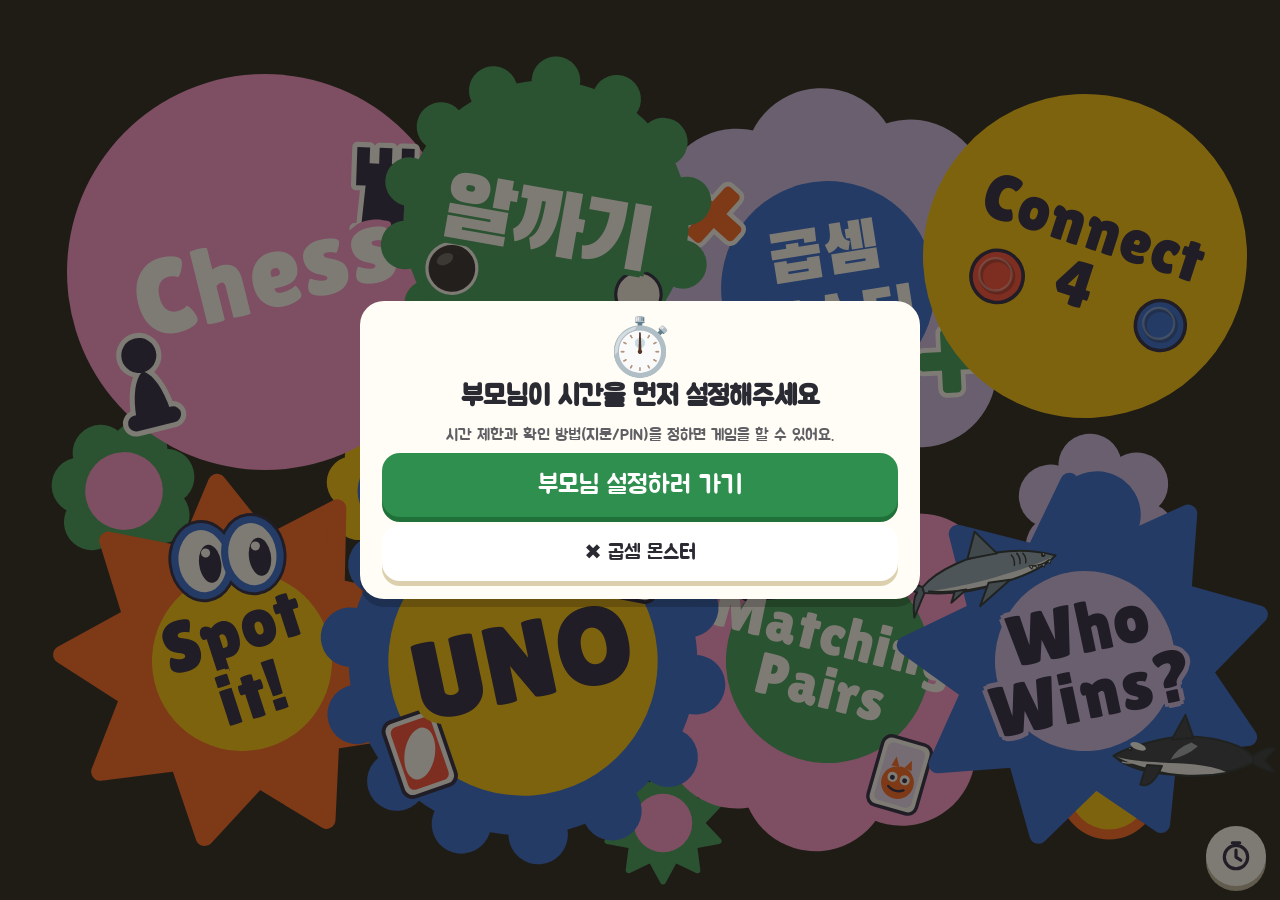
<file: spot/index.html>
<!DOCTYPE html>
<html lang="ko">
<head>
<meta charset="utf-8">
<meta name="viewport" content="width=device-width, initial-scale=1, maximum-scale=1, user-scalable=no">
<title>Spot It</title>
<meta name="theme-color" content="#f4ecd8">
<link rel="stylesheet" href="https://fonts.googleapis.com/css2?family=Jua&display=swap">
<style>
:root{--bg:#f4ecd8;--ink:#2a2a33;--card:#fffdf6;--edge:#dccfae;--accent:#e4572e;--good:#2f8f4e;
  --font:"Jua","Noto Sans KR","Apple SD Gothic Neo","Malgun Gothic",system-ui,sans-serif;--vh:1vh}
*{box-sizing:border-box}
html,body{margin:0;height:100%;overflow:hidden;overscroll-behavior:none;background:var(--bg);color:var(--ink);
  font-family:var(--font);-webkit-user-select:none;user-select:none;-webkit-tap-highlight-color:transparent;touch-action:manipulation;color-scheme:light}
button,a{font-family:inherit;color:inherit}
#app{height:calc(var(--vh)*100);display:flex;align-items:center;justify-content:center;gap:14px;padding:10px}
#cards{--d:min(calc(var(--vh)*100 - 40px), calc((100vw - 300px - 24px)/2));display:flex;gap:14px;align-items:center;justify-content:center;flex:none}
.pcard{position:relative;width:var(--d);height:var(--d);border-radius:50%;background:#fff;border:6px solid #6a4bc4;box-shadow:0 6px 0 #4b3590;flex:none}
.pcard.lock{filter:saturate(.5)}
.sym{position:absolute;border:0;background:none;padding:0;margin:0;line-height:1;cursor:pointer;display:flex;align-items:center;justify-content:center;
  transform:translate(-50%,-50%) rotate(var(--rot,0deg));font-family:"Noto Color Emoji","Apple Color Emoji","Segoe UI Emoji",sans-serif}
.sym:active{filter:brightness(.9)}
.sym.hit::before{content:'';position:absolute;inset:-8%;border-radius:50%;background:rgba(255,210,63,.65);box-shadow:0 0 0 4px #ffb400;animation:pulse .5s ease-in-out infinite alternate;z-index:-1}
.sym.bad{animation:shake .4s}
@keyframes pulse{to{transform:scale(1.12)}}
@keyframes shake{25%{transform:translate(calc(-50% - 8px),-50%) rotate(var(--rot,0deg))}75%{transform:translate(calc(-50% + 8px),-50%) rotate(var(--rot,0deg))}}
#panel{width:260px;display:flex;flex-direction:column;gap:10px}
.box{background:var(--card);border-radius:18px;border:2px solid var(--edge);padding:12px 14px}
#status{display:none!important}
#status{font-size:22px;line-height:1.25;min-height:84px}
#status small{display:block;font-size:14px;opacity:.7;margin-top:4px;line-height:1.3}
#status.ok{background:#e3f5e7;border-color:var(--good)}
#status.no{background:#ffe4dc;border-color:var(--accent)}
#score{font-size:17px;text-align:center}
#cpu{font-size:15px}
#bar{height:14px;border-radius:8px;background:#e9e2cf;margin-top:6px;overflow:hidden}
#bar i{display:block;height:100%;width:100%;background:linear-gradient(#ff9a5a,#e4572e)}
.time{font-size:17px;padding:8px 14px;text-align:center}
.time.low{background:#fff0c9;border-color:#e0a100}
.info{display:flex;flex-direction:column;gap:10px}
.btns{display:grid;grid-template-columns:1fr 1fr;gap:8px}
.btn{min-height:56px;border:0;border-radius:16px;background:#fff;box-shadow:0 4px 0 var(--edge);font-size:18px;cursor:pointer;padding:6px;display:flex;flex-direction:column;align-items:center;justify-content:center;text-align:center;text-decoration:none}
.btn:active{transform:translateY(3px);box-shadow:0 1px 0 var(--edge)}
.btn small{font-size:12px;opacity:.6}
.btn.wide{grid-column:1/3}
.btn.holdable{background-image:linear-gradient(#ffcf70,#ffcf70);background-repeat:no-repeat;background-size:0 100%}
.btn.hold{background-size:100% 100%;transition:background-size .9s linear}
#overlay{position:fixed;inset:0;background:rgba(40,35,25,.55);display:none;align-items:center;justify-content:center;padding:12px;z-index:5}
#overlay.on{display:flex}
.card{background:var(--card);border-radius:24px;padding:18px 22px;width:min(560px,100%);max-height:100%;overflow:auto;text-align:center;box-shadow:0 8px 0 rgba(0,0,0,.18)}
.card h1{margin:0 0 4px;font-size:34px}.card h2{margin:0 0 10px;font-size:28px}
.sub{font-size:16px;opacity:.7;margin:0 0 6px}
.row{margin:10px 0}.row>b{display:inline-block;font-size:17px;margin-bottom:6px;font-weight:400;opacity:.75}
.row small{font-size:13px;opacity:.6}
.go{width:100%;min-height:64px;margin-top:8px;border:0;border-radius:18px;background:var(--good);color:#fff;font-size:26px;box-shadow:0 5px 0 #20703a;cursor:pointer;display:block;text-align:center;text-decoration:none;line-height:64px;padding:0}
.go:active{transform:translateY(4px);box-shadow:0 1px 0 #20703a}
.go.alt{background:#fff;color:var(--ink);box-shadow:0 5px 0 var(--edge);margin-top:10px;font-size:21px;min-height:56px;line-height:56px}
.links{display:flex;gap:8px;flex-wrap:wrap}.links .go{margin-top:10px;flex:1;min-width:110px}
.big{font-size:56px;line-height:1.1}
.lvbar{display:flex;align-items:center;gap:12px;margin:10px 4px 4px;font-size:17px}
.lvbar span{white-space:nowrap}
#lvtrack{position:relative;flex:1;height:52px;margin:0 22px;touch-action:none;cursor:pointer}
#lvtrack::before{content:'';position:absolute;left:0;right:0;top:50%;height:8px;margin-top:-4px;border-radius:4px;background:#e4ddc9}
#lvtrack .dt{position:absolute;top:50%;width:14px;height:14px;margin:-7px 0 0 -7px;border-radius:50%;background:#fff;border:3px solid #cbbf9f}
#lvtrack .dt.on{border-color:#2d8f4e;background:#bfe8cc}
#lvthumb{position:absolute;top:50%;width:46px;height:46px;margin:-23px 0 0 -23px;border-radius:50%;background:#fff;border:4px solid #2d8f4e;box-shadow:0 3px 0 rgba(0,0,0,.18);display:flex;align-items:center;justify-content:center;font-size:24px;transition:left .08s}
@media (orientation:portrait){
  #app{flex-direction:column;gap:8px}
  #cards{--d:min(calc(100vw - 24px), calc((var(--vh)*100 - 270px)/2));flex-direction:column;gap:10px}
  #panel{width:min(100%,640px);gap:8px}
  #status{min-height:64px;font-size:20px}
  .info{flex-direction:row;gap:8px}.info>.box{flex:1}
  .btns{grid-template-columns:repeat(5,1fr)}.btn.wide{grid-column:auto}
  .btn{font-size:13px;min-height:50px;padding:4px 2px;white-space:nowrap}.btn small{font-size:10px}
  .time{font-size:15px;padding:8px 6px;white-space:nowrap}
}
@media (max-height:520px) and (orientation:landscape){#status{min-height:70px;font-size:20px}#panel{gap:7px}}
.hide-x{}
#bAgain,#bSound,#bParent{display:none!important}
.btns{grid-template-columns:1fr 1fr!important}.btn.wide{grid-column:auto!important}

.box{background:rgba(75,58,40,.09)!important;border:0!important;box-shadow:none!important}
.info{display:flex!important;flex-direction:column!important;gap:2px!important;justify-content:flex-end}.info>.box{flex:none!important;min-width:0;font-size:15px!important;padding:0 4px!important;text-align:left!important;background:none!important;white-space:normal!important}.info>.box.low{color:#c0392b}
#timeBox.lim{color:#e03131!important;font-weight:700;font-variant-numeric:tabular-nums;background:none!important}
</style>
</head>
<body>
<div id="app">
  <div id="cards"><div class="pcard" id="cardA"></div><div class="pcard" id="cardB"></div></div>
  <aside id="panel">
    <div id="status" class="box"></div>
    <div class="box" id="score"></div>
    <div class="box" id="cpu"><span id="cpuLbl">⏳ 남은 시간</span><div id="bar"><i></i></div></div>
    <div class="info"><div id="lvBox" class="box time"></div><div id="rec" class="box time"></div><div id="timeBox" class="box time"></div></div>
    <div class="btns">
      <button class="btn" id="bAgain">🔄 다시하기</button>
      <a class="btn" href="../">🏠 처음</a>
      <button class="btn" id="bMenu">☰ 메뉴</button>
      <button class="btn" id="bSound">🔊 소리</button>
      <button class="btn holdable" id="bParent">🙅🏻‍♀️ 부모님<small>꾹 누르기</small></button>
    </div>
  </aside>
</div>
<div id="overlay"></div>
<script src="../algakki/guard.js"></script>
<script>
(function(){
const $=id=>document.getElementById(id);
const LS=Guard.LS;
const LVE=['','🐣','🐥','🐰','🦊','🐯','🦁','🐲'];
const EMO=['🐶','🐱','🐭','🐰','🦊','🐻','🐼','🐨','🐯','🦁','🐮','🐷','🐸','🐵','🐔','🐧','🦉','🦄','🐝','🦋','🐢','🐙','🐬','🐘',
 '🍎','🍌','🍇','🍓','🍒','🍉','🍍','🥕','🌽','🍄','🍩','🍪','🍕','🍦',
 '🌻','🌵','🌈','⭐','🌙','☀️','❄️','🔥','⛄',
 '⚽','🏀','🎈','🎁','🔑','🚗','🚀','⏰','🎸','👑'];
const ROUNDS=10,WIN_AT=6;
const TIME_MS=[0,15000,13000,11000,9500,8000,7000,6000]; // 단계별 한 문제 제한 시간
const symsOf=lv=>5+lv;                            // 1단계 6개 → 7단계 12개 (단계마다 1개씩 늘어남)
let muted=false,overlayMode='',cfg={level:1},gameId=0;
let deck=[],symEmo=[],round=0,sa=0,sb=0,over=false,live=false,match=-1,cur=null,roundTimer=null,lockUntil=0,lvNote='',nextT=null;

/* ---------- 카드 만들기: 사영평면 (어느 두 장이든 그림이 딱 하나만 같음) ---------- */
function buildDeck(n){
  const cards=[]; const first=[]; for(let i=0;i<=n;i++) first.push(i); cards.push(first);
  for(let j=0;j<n;j++){ const c=[0]; for(let k=0;k<n;k++) c.push(n+1+n*j+k); cards.push(c); }
  for(let i=0;i<n;i++) for(let j=0;j<n;j++){ const c=[i+1]; for(let k=0;k<n;k++) c.push(n+1+n*k+((i*k+j)%n)); cards.push(c); }
  return cards;
}
const shuffle=a=>{ a=a.slice(); for(let i=a.length-1;i>0;i--){ const j=Math.floor(Math.random()*(i+1)); [a[i],a[j]]=[a[j],a[i]]; } return a; };
const rnd=(a,b)=>a+Math.random()*(b-a);

/* ---------- sound ---------- */
let AC;
function unlock(){ try{ AC=AC||new (window.AudioContext||window.webkitAudioContext)(); if(AC.state==='suspended') AC.resume(); }catch(e){} }
function tone(f0,f1,d,type,v,delay){
  if(muted) return;
  try{
    AC=AC||new (window.AudioContext||window.webkitAudioContext)();
    const t0=AC.currentTime+(delay||0),o=AC.createOscillator(),g=AC.createGain();
    o.type=type||'sine'; o.frequency.setValueAtTime(f0,t0); if(f1!==f0) o.frequency.exponentialRampToValueAtTime(f1,t0+d);
    g.gain.setValueAtTime(v||.08,t0); g.gain.exponentialRampToValueAtTime(.0001,t0+d);
    o.connect(g); g.connect(AC.destination); o.start(t0); o.stop(t0+d);
  }catch(e){}
}
const sfx={
  ok:()=>{tone(660,660,.12,'triangle',.09);tone(880,880,.18,'triangle',.09,.1);tone(1175,1175,.22,'triangle',.08,.2)},
  no:()=>tone(230,170,.22,'sawtooth',.045),
  cpu:()=>{tone(400,300,.15,'square',.04);tone(300,220,.2,'square',.04,.14)},
  deal:()=>tone(520,720,.08,'triangle',.05),
  win:()=>[523,659,784,1046,1318].forEach((f,i)=>tone(f,f,.22,'triangle',.09,i*.12)),
  lose:()=>[392,330,262].forEach((f,i)=>tone(f,f,.25,'sine',.09,i*.18))
};

/* ---------- 전적 ---------- */
const SCK='score.spot';
function getScore(){ const d={cpu:{a:0,b:0,d:0}}; const s=LS.get(SCK,d)||d; s.cpu=s.cpu||d.cpu; return s; }
function renderRec(){ const r=getScore().cpu; $('rec').textContent='🏆 성공 '+r.a+'번 · 실패 '+r.b+'번'; }

/* ---------- 라운드 ---------- */
function layoutCard(el,card,side){
  el.innerHTML='';
  const k=card.length,ids=shuffle(card);
  const mul=shuffle(Array.from({length:k},(_,q)=>.45+1.15*q/Math.max(1,k-1)));
  let base=.27*Math.sqrt(8/k),items=null;
  for(let t=0;t<80&&!items;t++,base*=.95){
    const sz=mul.map(m=>base*m),order=sz.map((_,i)=>i).sort((a,b)=>sz[b]-sz[a]),placed=[];
    let ok=true;
    for(const i of order){
      const r=sz[i]*.71;let done=false;
      for(let n=0;n<250&&!done;n++){
        const a=Math.random()*Math.PI*2,d=Math.sqrt(Math.random())*(.47-r);
        const x=Math.cos(a)*d,y=Math.sin(a)*d;
        if(placed.every(p=>Math.hypot(p.x-x,p.y-y)>=p.r+r+.006)){placed[i]={x,y,r,sz:sz[i]};done=true;}
      }
      if(!done){ok=false;break;}
    }
    if(ok)items=placed;
  }
  items=items.map((p,i)=>({s:ids[i],x:p.x,y:p.y,sz:p.sz}));
  for(const it of items){
    const b=document.createElement('button');
    b.className='sym'; b.dataset.s=it.s; b.dataset.side=side; b.textContent=EMO[it.s];
    b.style.left=(50+it.x*100)+'%'; b.style.top=(50+it.y*100)+'%';
    b.style.width=b.style.height='calc(var(--d)*'+(it.sz*1.12).toFixed(3)+')';
    b.style.fontSize='calc(var(--d)*'+it.sz.toFixed(3)+')';
    b.style.setProperty('--rot',Math.round(rnd(-40,40))+'deg');
    el.appendChild(b);
  }
}
function newGame(){
  gameId++; clearTimeout(roundTimer); clearTimeout(nextT);
  deck=[];
  round=0; sa=0; sb=0; over=false; live=false; lvNote='';
  closeOverlay(); nextRound();
}
function nextRound(){
  if(over) return;
  round++; live=true; lockUntil=0;
  const k=symsOf(cfg.level),pool=shuffle(EMO.map((_,i)=>i)).slice(0,2*k-1);
  match=pool[0];
  const A=[match].concat(pool.slice(1,k)),B=[match].concat(pool.slice(k));
  layoutCard($('cardA'),A,'a'); layoutCard($('cardB'),B,'b');
  $('cardA').classList.remove('lock'); $('cardB').classList.remove('lock');
  sfx.deal(); setStatus('같은 그림을 찾아 눌러요!','','왼쪽과 오른쪽 카드에 똑같은 그림이 딱 하나 있어요');
  // 제한 시간
  const ms=TIME_MS[cfg.level], bar=$('bar').firstElementChild;
  bar.style.transition='none'; bar.style.width='100%'; void bar.offsetWidth;
  bar.style.transition='width '+ms+'ms linear'; bar.style.width='0%';
  const id=gameId; clearTimeout(roundTimer);
  roundTimer=setTimeout(()=>{ if(id===gameId&&live) endRound('time'); },ms);
  updateScore();
}
function setStatus(t,cls,sub){ const s=$('status'); s.className='box'+(cls?' '+cls:''); s.innerHTML=t+(sub?'<small>'+sub+'</small>':''); }
function updateScore(){ $('score').textContent='문제 '+Math.min(round,ROUNDS)+'/'+ROUNDS+' · 성공 '+sa+' · 실패 '+sb; $('bSound').innerHTML=(muted?'🔇':'🔊')+'<small>'+(muted?'소리 꺼짐':'소리')+'</small>'; renderRec(); }
function endRound(who){
  if(!live) return; live=false; clearTimeout(roundTimer);
  const bar=$('bar').firstElementChild; const w=getComputedStyle(bar).width; bar.style.transition='none'; bar.style.width=w;
  document.querySelectorAll('.sym[data-s="'+match+'"]').forEach(e=>e.classList.add('hit'));
  if(who==='me'){ sa++; sfx.ok(); setStatus('찾았어요! 🎉','ok'); }
  else{ sb++; sfx.no(); setStatus('시간이 끝났어요 ⏰','no','노랗게 빛나는 그림이 정답이었어요'); }
  updateScore();
  const id=gameId;
  if(sa>=WIN_AT||sb>ROUNDS-WIN_AT||round>=ROUNDS){ nextT=setTimeout(()=>{ if(id===gameId) finish(); },1500); }
  else nextT=setTimeout(()=>{ if(id===gameId) nextRound(); },1500);
}
function finish(){
  over=true;
  const sc=getScore(),k=sa>=WIN_AT?'a':'b'; sc.cpu[k]++; LS.set(SCK,sc);
  const prev=cfg.level; lvNote='';
  if(k==='a'){ cfg.level=Math.min(7,cfg.level+1); lvNote=cfg.level>prev?'⬆ '+LVE[cfg.level]+' '+cfg.level+'단계로 올라가요!':'🏅 가장 높은 단계예요!'; }
  else if(k==='b'){ cfg.level=Math.max(1,cfg.level-1); if(cfg.level<prev) lvNote='⬇ '+LVE[cfg.level]+' '+cfg.level+'단계로 내려가요'; }
  LS.set('spot.level',cfg.level);
  if(k==='b') sfx.lose(); else sfx.win();
  renderRec(); showEnd(k);
}

/* ---------- 입력 ---------- */
function onTap(e){
  unlock();
  const b=e.target.closest('.sym'); if(!b||!live||overlayMode) return;
  if(Date.now()<lockUntil) return;
  if(+b.dataset.s===match){ endRound('me'); return; }
  // 틀림: 잠깐 쉬어요
  sfx.no(); b.classList.remove('bad'); void b.offsetWidth; b.classList.add('bad');
  lockUntil=Date.now()+1000; $('cardA').classList.add('lock'); $('cardB').classList.add('lock');
  setStatus('앗, 달라요! 잠깐 쉬어요 😅','no');
  const id=gameId; setTimeout(()=>{ if(id===gameId&&live){ $('cardA').classList.remove('lock'); $('cardB').classList.remove('lock'); setStatus('같은 그림을 찾아 눌러요!','','왼쪽과 오른쪽 카드에 똑같은 그림이 딱 하나 있어요'); } },1000);
}
$('cards').addEventListener('pointerdown',e=>{ if(e.target.closest('.sym')){ e.preventDefault(); onTap(e); } });

/* ---------- 메뉴 ---------- */
function openOverlay(h,m){ overlayMode=m; const o=$('overlay'); o.innerHTML='<div class="card">'+h+'</div>'; o.className='on'; }
function closeOverlay(){ overlayMode=''; const o=$('overlay'); o.className=''; o.innerHTML=''; }
function setLv(n){
  cfg.level=n; LS.set('spot.level',n); const t=$('lvthumb'); if(!t) return;
  t.style.left=((n-1)/6*100)+'%'; t.textContent=LVE[n];
  document.querySelectorAll('#lvtrack .dt').forEach((d,i)=>d.classList.toggle('on',i<n));
}
function initLvBar(){
  const tr=$('lvtrack'); if(!tr) return;
  setLv(Math.max(1,Math.min(7,cfg.level)));
  let drag=false;
  const pick=e=>{ const r=tr.getBoundingClientRect(); setLv(Math.max(1,Math.min(7,Math.round((e.clientX-r.left)/r.width*6)+1))); };
  tr.addEventListener('pointerdown',e=>{ drag=true; try{tr.setPointerCapture(e.pointerId);}catch(_){} pick(e); });
  tr.addEventListener('pointermove',e=>{ if(drag) pick(e); });
  ['pointerup','pointercancel'].forEach(ev=>tr.addEventListener(ev,()=>{ drag=false; }));
}
function showMenu(){
  let h='<h1>👀 Spot It</h1><div class="sub">두 카드에 똑같은 그림이 딱 하나! 제한 시간 안에 찾아요 · 10번 중 6번 성공하면 이겨요</div>';
  h+='<div class="row"><div class="lvbar"><span>쉬움</span><div id="lvtrack">'+[1,2,3,4,5,6,7].map(n=>'<i class="dt" style="left:'+((n-1)/6*100)+'%"></i>').join('')+'<div id="lvthumb"></div></div><span>어려움</span></div></div>';
  h+='<button class="go" data-act="start" style="display:flex;align-items:center;justify-content:center;line-height:1;padding:6px 0 0;font-size:34px;min-height:86px"><svg viewBox="0 0 24 24" width="30" height="30" style="vertical-align:-3px;margin-right:12px"><path d="M7 4.5v15l12-7.5z" fill="currentColor" stroke="currentColor" stroke-width="3" stroke-linejoin="round"/></svg>Play!</button>';
  if(live&&!over) h+='<button class="go alt" data-act="close" style="margin-top:10px">계속하던 게임으로</button>';
  h+=Guard.extras();
  openOverlay(h,'menu'); initLvBar();
}
function showEnd(k){
  const big=k==='a'?'🏆':'⏰',t=k==='a'?'성공했어요! 🎉':'아쉬워요, 다음엔 꼭!';
  openOverlay('<div class="big">'+big+'</div><h2>'+t+'</h2><div class="sub">성공 '+sa+'번 · 실패 '+sb+'번</div>'
    +(lvNote?'<div style="font-size:22px;margin:6px 0">'+lvNote+'</div>':'')
    +'<button class="go" data-act="again">한 판 더</button><button class="go alt" data-act="menu">메뉴</button>','end');
}
$('overlay').addEventListener('click',e=>{
  unlock();
  const t=e.target.closest('[data-act]'); if(!t) return;
  const a=t.dataset.act;
  if(a==='start'||a==='again') newGame();
  else if(a==='menu') showMenu();
  else if(a==='close') closeOverlay();
});
$('bAgain').addEventListener('click',newGame);
$('bMenu').addEventListener('click',showMenu);
$('bSound').addEventListener('click',()=>{ muted=!muted; updateScore(); if(!muted){unlock();sfx.deal();} });
let holdT=null; const bP=$('bParent');
bP.addEventListener('pointerdown',()=>{ bP.classList.add('hold'); holdT=setTimeout(()=>{ holdT=null; bP.classList.remove('hold'); Guard.parentFlow(); },900); });
['pointerup','pointerleave','pointercancel'].forEach(ev=>bP.addEventListener(ev,()=>{ clearTimeout(holdT); bP.classList.remove('hold'); }));
function vh(){ document.documentElement.style.setProperty('--vh',(window.innerHeight/100)+'px'); }
window.addEventListener('resize',vh);

/* boot */
vh();
cfg.level=Math.max(1,Math.min(7,LS.get('spot.level',1)));
renderRec(); updateScore();
setStatus('Play!를 눌러요','');
showMenu();
Guard.start({onTick:s=>{ const b2=$('timeBox'); b2.textContent=Guard.label(s); b2.className='box time'+(s===Infinity?'':' lim'); },onReset:renderRec});
window.__spot={buildDeck,get match(){return match;},get cfg(){return cfg;},get round(){return round;},get sa(){return sa;},get sb(){return sb;},get over(){return over;},get live(){return live;},newGame,get deck(){return deck;}};
(function(){const el=document.getElementById('lvBox');function u(){const on=true;const t=on?(LVE[cfg.level]||'')+' Lv '+cfg.level:'';if(el.textContent!==t)el.textContent=t;el.style.display=on?'':'none';}u();setInterval(u,400);})();
})();

</script>
</body>
</html>
</file>
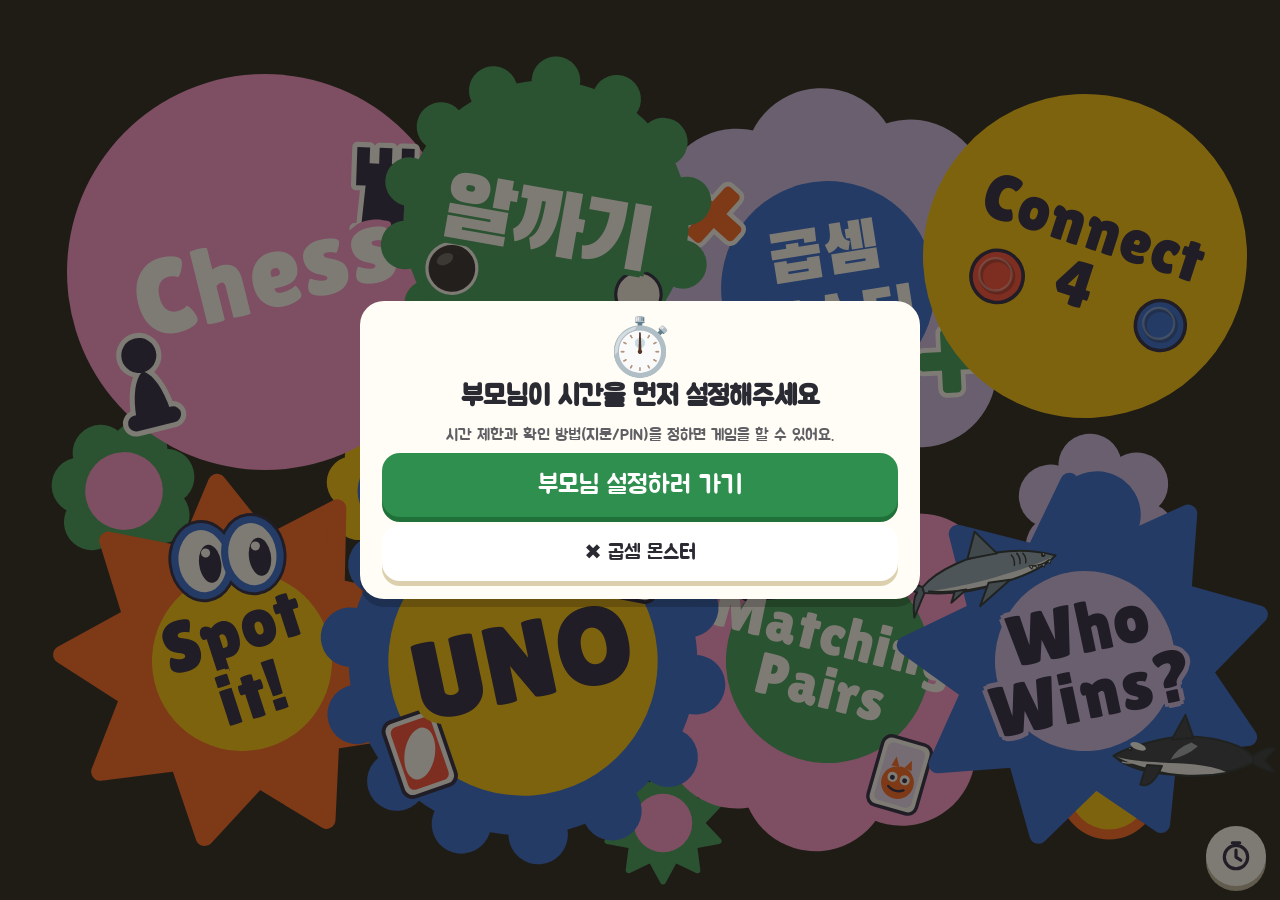
<file: uno/index.html>
<!DOCTYPE html>
<html lang="ko">
<head>
<meta charset="utf-8">
<meta name="viewport" content="width=device-width, initial-scale=1, maximum-scale=1, user-scalable=no">
<title>UNO</title>
<meta name="theme-color" content="#1f6b4a">
<link rel="stylesheet" href="https://fonts.googleapis.com/css2?family=Jua&display=swap">
<style>
:root{--ink:#2a2a33;--card:#fffdf6;--edge:#dccfae;--good:#2f8f4e;--bad:#e4572e;
  --font:"Jua","Noto Sans KR","Apple SD Gothic Neo","Malgun Gothic",system-ui,sans-serif;--vh:1vh;
  --hw:min(calc(var(--vh)*13),calc(100vw/7.2));--pw:min(calc(var(--vh)*16),calc(100vw/6));
  --w0:#e53935;--w1:#f6c90e;--w2:#3d9c4a;--w3:#2272d6}
*{box-sizing:border-box}
html,body{margin:0;height:100%;overflow:hidden;overscroll-behavior:none;background:#1f6b4a;color:#fff;
  font-family:var(--font);-webkit-user-select:none;user-select:none;-webkit-tap-highlight-color:transparent;touch-action:manipulation;color-scheme:light;transition:background .5s}
body.dark{background:#2c2347}
button,a{font-family:inherit;color:inherit}
#app{height:calc(var(--vh)*100);display:flex;flex-direction:column;padding:6px 10px 10px;gap:4px}
#top{display:flex;gap:8px;align-items:stretch;flex:none}
#opps{flex:1;display:flex;gap:8px;min-width:0}
.opp .tx{flex:none}
.opp{flex:1;min-width:0;background:rgba(0,0,0,.25);border-radius:16px;padding:6px 10px;display:flex;align-items:center;gap:8px;border:3px solid transparent;min-height:calc(var(--vh)*15)}
.opp.on{border-color:#ffe14d;background:rgba(255,225,77,.18)}
.opp .em{font-size:calc(var(--vh)*6)}
.opp .tx{display:flex;flex-direction:column;min-width:0}
.opp .nm{font-size:calc(var(--vh)*3.4);white-space:nowrap}
.opp .ct{font-size:calc(var(--vh)*4.4);line-height:1}
.opp .ct small{font-size:.6em;opacity:.8}
.opp .bk{display:flex;margin-left:auto;padding-right:6px}
.opp .bk i{width:calc(var(--vh)*3.2);height:calc(var(--vh)*4.8);border-radius:4px;background:#1d1d24;border:2px solid #000;margin-right:calc(var(--vh)*-1.8);flex:none}
.opp .bk.mini{margin-left:auto;padding-right:0;min-width:0;overflow:hidden;align-items:center}
.opp .bk.mini .card{--cw:calc(var(--vh)*8.2);border-width:2px;box-shadow:0 1px 3px rgba(0,0,0,.4);margin-right:0}
.opp .bk.mini .cn{display:none}
.opp .ub{opacity:.45;background:#ffe14d;color:#c00;border-radius:10px;padding:2px 8px;font-size:calc(var(--vh)*3.2);margin-left:4px}
#tools{flex:none;display:flex;flex-direction:column;gap:4px;width:calc(var(--vh)*26)}
#timeBox{background:rgba(0,0,0,.25);border-radius:12px;padding:3px 8px;text-align:center;font-size:calc(var(--vh)*3)}
#timeBox.low{background:#a8760a}
.trow{display:flex;gap:4px}
.tb{text-decoration:none;display:flex;align-items:center;justify-content:center;flex:1;height:calc(var(--vh)*6.5);min-height:36px;border:0;border-radius:12px;background:#fff;color:var(--ink);font-size:calc(var(--vh)*3.4);cursor:pointer;box-shadow:0 3px 0 rgba(0,0,0,.25);padding:0}
.tb:active{transform:translateY(2px)}
.tb.holdable{background-image:linear-gradient(#ffcf70,#ffcf70);background-repeat:no-repeat;background-size:0 100%}
.tb.hold{background-size:100% 100%;transition:background-size .9s linear}
#mid{flex:1;min-height:0;display:flex;flex-direction:column;align-items:center;justify-content:center;gap:calc(var(--vh)*2.5);position:relative}
#row{display:flex;align-items:center;justify-content:center;gap:calc(var(--vh)*4);max-width:100%}#msg{display:flex;flex-direction:column;gap:calc(var(--vh)*1.5);text-align:left;max-width:calc(var(--vh)*60)}#status,#note{text-align:left!important}#piles{display:flex;align-items:center;gap:calc(var(--vh)*3)}
.pile{position:relative;--cw:var(--pw)}
#draw .card{box-shadow:2px 2px 0 #34343d,3px 3px 0 #000,5px 5px 0 #34343d,6px 6px 0 #000,8px 8px 0 #34343d,9px 9px 0 #000,0 0 0 0 #000}
#disc .card{box-shadow:2px 2px 0 #eee,3px 3px 0 #8a8a8a,5px 5px 0 #eee,6px 6px 0 #8a8a8a,8px 8px 0 #eee,9px 9px 0 #8a8a8a}
.pile{margin:0 10px 10px 0}
#draw{cursor:pointer}
#draw .badge{position:absolute;right:-10px;bottom:-8px;background:#fff;color:var(--ink);border-radius:12px;padding:1px 8px;font-size:calc(var(--vh)*3);box-shadow:0 2px 0 rgba(0,0,0,.3)}
#draw.can{animation:bob .8s ease-in-out infinite alternate}
@keyframes bob{to{transform:translateY(-6px)}}
#disc .card.fresh{animation:drop .25s ease-out}
@keyframes drop{from{transform:scale(1.3) rotate(-8deg);opacity:.4}}
#colorBox{display:none;flex-direction:column;align-items:center;gap:2px;font-size:calc(var(--vh)*2.4)}
#colorBox.on{display:flex}
#colorDot{width:calc(var(--vh)*5.5);height:calc(var(--vh)*5.5);border-radius:50%;border:3px solid #fff;box-shadow:0 3px 0 rgba(0,0,0,.3)}
#dirI{font-size:calc(var(--vh)*5);line-height:1}
#status{font-size:calc(var(--vh)*5);text-align:center;line-height:1.1;min-height:calc(var(--vh)*5.5)}
#status.me{color:#ffe14d}
#note{font-size:calc(var(--vh)*3.3);opacity:.9;text-align:center;min-height:calc(var(--vh)*3.6)}
#act{position:relative;min-height:calc(var(--vh)*12 + 6px);display:flex;flex-direction:row;gap:14px;justify-content:center;align-items:center;z-index:2;pointer-events:none}
#act .abtn{pointer-events:auto}
.abtn{border:0;border-radius:999px;min-height:calc(var(--vh)*12);padding:0 34px;font-size:calc(var(--vh)*6.5);cursor:pointer;box-shadow:0 5px 0 rgba(0,0,0,.3);display:none}
.abtn:active{transform:translateY(3px)}
#bUno{background:#ffe14d;color:#c00}
#bPass{background:#fff;color:var(--ink)}
@keyframes pulse{to{transform:scale(1.12)}}
.opp .ub.hot{opacity:1;animation:pulse .35s ease-in-out infinite alternate}
#hand{flex:none;display:flex;justify-content:safe center;overflow-x:auto;overflow-y:hidden;padding:calc(var(--hw)*.22) 10px 6px;-webkit-overflow-scrolling:touch;min-height:calc(var(--hw)*1.5 + var(--hw)*.22 + 14px)}
#hand .card{--cw:var(--hw);margin-left:calc(var(--hw)*-.3);cursor:pointer;transition:transform .12s}
#hand .card:first-child{margin-left:0}
#hand.my .card.ok{transform:translateY(calc(var(--hw)*-.2));box-shadow:0 0 0 3px #ffe14d,0 4px 10px rgba(0,0,0,.4)}
#hand.my .card.no{filter:brightness(.55)}
#hand .card.new{animation:drop .3s ease-out}
#hand .card.shake{animation:shake .35s}
@keyframes shake{25%{transform:translateX(-6px)}75%{transform:translateX(6px)}}
/* cards */
.card{position:relative;width:var(--cw);height:calc(var(--cw)*1.5);border-radius:calc(var(--cw)*.12);border:calc(var(--cw)*.05) solid #fff;background:var(--bg);box-shadow:0 2px 6px rgba(0,0,0,.35);flex:none;overflow:hidden}
.card .oval{position:absolute;left:10%;right:10%;top:16%;bottom:16%;background:#fff;border-radius:50%;transform:rotate(-24deg)}
.card.wild .oval{background:conic-gradient(var(--w0) 0 25%,var(--w1) 0 50%,var(--w2) 0 75%,var(--w3) 0)}
.card .sy{position:absolute;inset:0;display:flex;align-items:center;justify-content:center;font-size:calc(var(--cw)*.5);font-weight:900;font-family:Arial Black,Arial,sans-serif;text-shadow:0 2px 0 rgba(0,0,0,.18)}
.card.wild .sy{color:#fff!important;text-shadow:0 0 4px #000,0 0 4px #000}
.card.long .sy{font-size:calc(var(--cw)*.34)}
.card .cn{position:absolute;font-style:normal;color:#fff;font-weight:900;font-size:calc(var(--cw)*.2);font-family:Arial Black,Arial,sans-serif;line-height:1;text-shadow:0 1px 0 rgba(0,0,0,.3)}
.card .tl{left:7%;top:5%}.card .br{right:7%;bottom:5%;transform:rotate(180deg)}
.card.back{--bg:#1d1d24;border-color:#000}
.card.back .oval{background:linear-gradient(135deg,#e53935,#f6a000)}
.card.back .sy{color:#fff;font-size:calc(var(--cw)*.4)}
/* overlay */
#overlay{position:fixed;inset:0;background:rgba(20,30,25,.65);display:none;align-items:center;justify-content:center;padding:12px;z-index:5}
#overlay.on{display:flex}
#overlay.color{background:transparent;pointer-events:none;bottom:calc(var(--hw)*1.5 + var(--hw)*.22 + 24px)}
#overlay.color .pop{pointer-events:auto;box-shadow:0 8px 24px rgba(0,0,0,.45);padding:14px}
#overlay.color .pop h2{font-size:22px;margin:0 0 10px}
#overlay.color .cbtn{min-height:56px;font-size:22px}
@media (orientation:landscape){#overlay.color .cols{grid-template-columns:repeat(4,1fr)}#overlay.color .pop{padding:10px 14px}#overlay.color .pop h2{font-size:18px;margin-bottom:8px}#overlay.color .cbtn{min-height:44px;font-size:18px}}
.pop{background:var(--card);color:var(--ink);border-radius:24px;padding:16px 22px;width:min(600px,100%);max-height:100%;overflow:auto;text-align:center;box-shadow:0 8px 0 rgba(0,0,0,.25)}
.pop h1{margin:0 0 2px;font-size:32px}.pop h2{margin:0 0 8px;font-size:28px}
.sub{font-size:15px;opacity:.7;margin:0 0 4px}
.row{margin:8px 0}.row>b{display:inline-block;font-size:17px;margin-bottom:4px;font-weight:400;opacity:.75}
.seg{display:flex;gap:8px}
.seg button{flex:1;min-height:52px;border:3px solid var(--edge);border-radius:14px;background:#fff;font-size:20px;cursor:pointer}
.seg button.on{border-color:#2d8f4e;background:#dff3e5}
.go{width:100%;min-height:60px;margin-top:8px;border:0;border-radius:18px;background:var(--good);color:#fff;font-size:26px;box-shadow:0 5px 0 #20703a;cursor:pointer;display:block;text-align:center;text-decoration:none;line-height:60px;padding:0}
.go:active{transform:translateY(4px);box-shadow:0 1px 0 #20703a}
.go.alt{background:#fff;color:var(--ink);box-shadow:0 5px 0 var(--edge);margin-top:8px;font-size:20px;min-height:52px;line-height:52px}
.links{display:flex;gap:8px;flex-wrap:wrap}.links .go{margin-top:8px;flex:1;min-width:90px}
.big{font-size:52px;line-height:1.1}
.cols{display:grid;grid-template-columns:1fr 1fr;gap:10px}
.cbtn{min-height:84px;border:4px solid #fff;border-radius:18px;font-size:26px;color:#fff;cursor:pointer;box-shadow:0 4px 0 rgba(0,0,0,.25);text-shadow:0 1px 2px rgba(0,0,0,.5)}
.hint{font-size:14px;opacity:.65;margin-top:6px;line-height:1.35}
@media (orientation:portrait){
  #row{flex-direction:column;gap:calc(var(--vh)*2)}#msg{align-items:center;max-width:100%}#status,#note{text-align:center!important}
  #top{flex-direction:column;gap:6px}
  #tools{width:auto;flex-direction:row;align-items:stretch;gap:6px}
  #timeBox{flex:1;white-space:nowrap;font-size:15px;padding:0 8px;display:flex;align-items:center;justify-content:center;min-height:40px}
  .trow{flex:none;gap:6px}.trow .tb{flex:none;width:44px;height:40px;min-height:40px;font-size:20px}
  #opps{flex-direction:row;gap:6px}
  .opp{padding:6px 8px;gap:6px;min-height:0;flex-wrap:wrap}.opp .em{font-size:26px}.opp .nm{font-size:14px}.opp .ct{font-size:20px}
  .opp .bk{display:none}.opp .bk.mini{display:flex;flex-basis:100%;margin-left:0;justify-content:center}.opp .bk.mini .card{--cw:24px}
  #status{font-size:20px;min-height:26px}
  #act{position:static;pointer-events:auto;gap:10px;width:100%;padding:0 10px;box-sizing:border-box}
  .abtn{flex:1;white-space:nowrap;font-size:22px;min-height:52px;padding:0 8px;border-radius:16px}
  #bUno{flex:1}
  #note{font-size:14px;min-height:18px}
  #mid{gap:14px}
}
#bSound,#bParent{display:none!important}
#timeBox.lim{color:#ff6b6b!important;font-weight:700;font-variant-numeric:tabular-nums}
</style>
</head>
<body>
<div id="app">
  <header id="top">
    <div id="opps"></div>
    <div id="tools"><div id="timeBox"></div>
      <div class="trow"><a class="tb" href="../">🏠</a><button class="tb" id="bMenu">☰</button><button class="tb" id="bSound">🔊</button><button class="tb holdable" id="bParent">🙅🏻‍♀️</button></div></div>
  </header>
  <main id="mid">
    <div id="row">
    <div id="piles">
      <div class="pile" id="draw"></div>
      <div class="pile" id="disc"></div>
      <div id="colorBox"><div id="colorDot"></div><div id="colorName"></div></div>
    </div>
    <div id="msg"><div id="status"></div><div id="note"></div></div>
    </div>
    <div id="act"><button class="abtn" id="bUno">UNO!</button><button class="abtn" id="bPass">넘기기 ➜</button></div>
  </main>
  <section id="hand"></section>
</div>
<div id="overlay"></div>
<script src="../algakki/guard.js"></script>
<script>
(function(){
const $=id=>document.getElementById(id);
const LS=Guard.LS;
const D=ms=>window.__fast?10:ms;
const LC=['#e53935','#f6c90e','#3d9c4a','#2272d6'],LI=['#c62828','#b88a00','#2e7d38','#1a5fb8'],LN=['빨강','노랑','초록','파랑'];
const DC=['#e0559b','#1fa8a0','#f28a1c','#7a4cc2'],DI=['#c23a82','#0f857e','#d46f05','#5d34a3'],DN=['분홍','청록','주황','보라'];
const SYM={skip:'⊘',rev:'⇄',p2:'+2',p1:'+1',p5:'+5',w4:'+4',w2:'+2',sall:'⊘⊘',wc:'+색',flip:'⇋',w:'★'};
const CP=[{n:'여우',e:'🦊'},{n:'판다',e:'🐼'},{n:'호랑이',e:'🐯'}];
const pal=sd=>(sd||side)==='l'?{c:LC,i:LI,n:LN}:{c:DC,i:DI,n:DN};
let side='l',mode='classic',np=3,deck=[],discard=[],hands=[],PL=[],dir=1,turn=0,curColor=0,phase='',over=false,gid=0,drawnCard=null,note='',muted=false,overlayMode='';
let unoPending=false,unoT=null,unoCalled=false,exposed={};
const mod=x=>((x%np)+np)%np;
const face=c=>c[side];
const shuffle=a=>{a=a.slice();for(let i=a.length-1;i>0;i--){const j=Math.floor(Math.random()*(i+1));[a[i],a[j]]=[a[j],a[i]];}return a;};

/* ---------- sound ---------- */
let AC;
function unlock(){try{AC=AC||new (window.AudioContext||window.webkitAudioContext)();if(AC.state==='suspended')AC.resume();}catch(e){}}
function tone(f0,f1,d,type,v,delay){
  if(muted)return;
  try{AC=AC||new (window.AudioContext||window.webkitAudioContext)();
    const t0=AC.currentTime+(delay||0),o=AC.createOscillator(),g=AC.createGain();
    o.type=type||'sine';o.frequency.setValueAtTime(f0,t0);if(f1!==f0)o.frequency.exponentialRampToValueAtTime(f1,t0+d);
    g.gain.setValueAtTime(v||.08,t0);g.gain.exponentialRampToValueAtTime(.0001,t0+d);
    o.connect(g);g.connect(AC.destination);o.start(t0);o.stop(t0+d);}catch(e){}
}
const sfx={
  play:()=>tone(500,760,.1,'triangle',.07),
  deal:()=>tone(420,520,.07,'triangle',.05),
  no:()=>tone(230,170,.2,'sawtooth',.04),
  uno:()=>{tone(784,784,.12,'square',.05);tone(1046,1046,.2,'square',.05,.1)},
  flip:()=>{tone(300,900,.3,'sine',.08);tone(900,300,.3,'sine',.06,.25)},
  win:()=>[523,659,784,1046,1318].forEach((f,i)=>tone(f,f,.22,'triangle',.09,i*.12)),
  lose:()=>[392,330,262].forEach((f,i)=>tone(f,f,.25,'sine',.09,i*.18))
};

/* ---------- 덱 ---------- */
function mkClassic(){
  const d=[];
  for(let c=0;c<4;c++){
    d.push({l:{c,v:'0'}});
    for(let n=1;n<=9;n++){d.push({l:{c,v:''+n}});d.push({l:{c,v:''+n}});}
    for(const v of['skip','rev','p2']){d.push({l:{c,v}});d.push({l:{c,v}});}
  }
  for(let i=0;i<4;i++){d.push({l:{c:4,v:'w'}});d.push({l:{c:4,v:'w4'}});}
  return d;
}
function mkFlip(){
  const L=[],Dk=[];
  for(let c=0;c<4;c++){
    for(let n=1;n<=9;n++)for(let k=0;k<2;k++){L.push({c,v:''+n});Dk.push({c,v:''+n});}
    for(let k=0;k<2;k++){
      for(const v of['p1','rev','skip','flip'])L.push({c,v});
      for(const v of['p5','rev','sall','flip'])Dk.push({c,v});
    }
  }
  for(let i=0;i<4;i++){L.push({c:4,v:'w'});L.push({c:4,v:'w2'});Dk.push({c:4,v:'w'});Dk.push({c:4,v:'wc'});}
  const Ds=shuffle(Dk);
  return L.map((l,i)=>({l,d:Ds[i]}));
}
function drawOne(){
  if(!deck.length&&discard.length>1){const top=discard.pop();deck=shuffle(discard);discard=[top];}
  return deck.pop()||null;
}
function drawTo(p,n){if(p===0)unoCalled=false;else if(n>0)delete exposed[p];const out=[];for(let i=0;i<n;i++){const c=drawOne();if(!c)break;hands[p].push(c);out.push(c);}return out;}
function playable(card){
  const f=face(card),t=face(discard[discard.length-1]);
  return f.c===4||f.c===curColor||(t.c!==4&&f.v===t.v);
}

/* ---------- 전적 ---------- */
const SCK='score.uno';
function getScore(){const d={a:0,b:0};const s=LS.get(SCK,d)||d;return s;}

/* ---------- 그리기 ---------- */
function cardEl(card,sd){
  sd=sd||side;const f=card[sd],P=pal(sd);
  const e=document.createElement('div');e.className='card'+(f.c===4?' wild':'');
  e.style.setProperty('--bg',f.c===4?'#1d1d24':P.c[f.c]);
  for(let i=0;i<4;i++)e.style.setProperty('--w'+i,P.c[i]);
  const t=SYM[f.v]||f.v;if(t.length>=2)e.classList.add('long');
  const ink=f.c===4?'#fff':P.i[f.c];
  e.innerHTML='<i class="cn tl">'+t+'</i><i class="cn br">'+t+'</i><b class="oval"></b><span class="sy" style="color:'+ink+'">'+t+'</span>';
  e._c=card;return e;
}
function backEl(){const e=document.createElement('div');e.className='card back';e.innerHTML='<b class="oval"></b><span class="sy">?</span>';return e;}
let newCards=[],lastTop=null;
function render(){
  document.body.classList.toggle('dark',side==='d');
  // opponents
  const o=$('opps');o.innerHTML='';
  for(let i=1;i<np;i++){
    const n=hands[i].length,d=document.createElement('div');
    d.className='opp'+(turn===i&&!over?' on':'');
    const nm='<span class="em">'+PL[i].e+'</span><span class="tx"><span class="nm">'+PL[i].n+'</span><span class="ct">'+n+'<small>장</small></span></span>';
    const ub=(n===1?'<span class="ub'+(exposed[i]?' hot':'')+'">UNO!</span>':'');
    if(mode==='flip'){
      d.innerHTML=nm+'<span class="bk mini"></span>'+ub;
      const bk=d.querySelector('.bk'),other=side==='l'?'d':'l';
      hands[i].forEach(c=>{bk.appendChild(cardEl(c,other));});
    }else d.innerHTML=nm+'<span class="bk">'+'<i></i>'.repeat(Math.min(n,8))+'</span>'+ub;
    o.appendChild(d);
    if(mode==='flip'){const bk=d.querySelector('.bk'),kids=[...bk.children];requestAnimationFrame(()=>{const cw=kids[0]?kids[0].getBoundingClientRect().width:30,avail=bk.getBoundingClientRect().width||200;if(kids.length>1){const step=Math.max(5,Math.min(cw*.62,(avail-cw)/(kids.length-1)));kids.forEach((k,j)=>{k.style.marginLeft=j?(-(cw-step))+'px':'0';});}});}
  }
  // piles
  const dr=$('draw');dr.innerHTML='';dr.appendChild(backEl());
  const bd=document.createElement('span');bd.className='badge';bd.textContent=deck.length;dr.appendChild(bd);
  dr.classList.toggle('can',phase==='human');
  const dc=$('disc');dc.innerHTML='';if(discard.length){const top=discard[discard.length-1],ce=cardEl(top);if(top!==lastTop)ce.classList.add('fresh');lastTop=top;dc.appendChild(ce);}
  const P=pal();
  $('colorDot').style.background=P.c[curColor];$('colorName').textContent=P.n[curColor];
  $('colorBox').classList.toggle('on',!!discard.length&&face(discard[discard.length-1]).c===4);
  // hand
  const h=$('hand');h.innerHTML='';
  const mine=hands[0].slice().sort((a,b)=>{const fa=face(a),fb=face(b);return fa.c-fb.c||(fa.v<fb.v?-1:fa.v>fb.v?1:0);});
  const my=(phase==='human'||phase==='drawn');
  h.className=my?'my':'';
  for(const c of mine){
    const e=cardEl(c);
    if(my){const ok=playable(c)&&(phase!=='drawn'||c===drawnCard);e.classList.add(ok?'ok':'no');}
    if(newCards.includes(c))e.classList.add('new');
    h.appendChild(e);
  }
  newCards=[];
  $('bPass').style.display=phase==='drawn'?'block':'none';
  $('bUno').style.display=(phase===''||over)?'none':'block';
  $('bSound').textContent=muted?'🔇':'🔊';
}
function setStatus(t,n,cls){const s=$('status');s.textContent=t;s.className=cls||'';$('note').textContent=n||'';}

/* ---------- 게임 진행 ---------- */
function newGame(){
  gid++;clearTimeout(unoT);unoPending=false;unoCalled=false;exposed={};
  mode=LS.get('uno.mode','classic');np=Math.max(2,Math.min(4,LS.get('uno.np',3)));
  PL=[{n:'나',e:'🙂'}].concat(CP.slice(0,np-1));
  deck=shuffle(mode==='flip'?mkFlip():mkClassic());side='l';dir=1;turn=0;over=false;drawnCard=null;note='';
  hands=[];for(let i=0;i<np;i++)hands.push(deck.splice(deck.length-7,7));
  const k=deck.findIndex(c=>/^\d$/.test(c.l.v)&&c.l.c<4);
  const st=deck.splice(k,1)[0];discard=[st];curColor=st.l.c;
  newCards=hands[0].slice();
  closeOverlay();sfx.deal();nextTurn();
}
function nextTurn(){
  if(over)return;
  if(turn===0){phase='human';setStatus('내 차례! 낼 카드를 눌러요',note,'me');}
  else{phase='cpu';setStatus(PL[turn].e+' '+PL[turn].n+' 차례',note);}
  note='';render();
  if(turn!==0)cpuTurn();
}
function doFlip(){
  side=side==='l'?'d':'l';
  curColor=face(discard[discard.length-1]).c;
  sfx.flip();
}
function playCard(p,card,chosen){
  const h=hands[p];h.splice(h.indexOf(card),1);discard.push(card);
  const f=face(card);curColor=f.c===4?chosen:f.c;sfx.play();
  if(p!==0){if(h.length===1){const tk=exposed[p]=Date.now(),gi=gid;setTimeout(()=>{if(gi===gid&&exposed[p]===tk){delete exposed[p];if(!over)render();}},3000);}else delete exposed[p];}
  if(h.length===0){render();finish(p);return;}
  const P=pal();
  let msg='';
  const adv=n=>{turn=mod(p+dir*n);};
  const q0=mod(p+dir);
  switch(f.v){
    case 'skip':msg+=PL[q0].n+' 건너뛰기 🚫';adv(2);break;
    case 'sall':msg+='모두 건너뛰기! 한 번 더 🚫';adv(0);break;
    case 'rev':dir=-dir;msg+='방향 바꾸기 🔄';adv(np===2?2:1);break;
    case 'p1':case 'p2':case 'p5':case 'w4':case 'w2':{
      const n={p1:1,p2:2,p5:5,w4:4,w2:2}[f.v];const got=drawTo(q0,n);
      if(q0===0)newCards=got.slice();
      msg+=PL[q0].n+' 카드 '+got.length+'장 뽑고 건너뛰기';adv(2);break;}
    case 'wc':{
      let k=0;const got=[];
      for(;;){const c=drawOne();if(!c)break;hands[q0].push(c);got.push(c);k++;if(face(c).c===chosen)break;}
      if(q0===0)newCards=got.slice();
      msg+=PL[q0].n+' '+P.n[chosen]+' 나올 때까지 '+k+'장 뽑기';adv(2);break;}
    case 'flip':doFlip();msg+='뒤집기! '+(side==='d'?'🌙 어두운 면':'☀️ 밝은 면');adv(1);break;
    default:adv(1);
  }
  if(f.c===4)msg+=(msg?' · ':'')+'색: '+pal().n[chosen];
  note=msg?PL[p].n+': '+msg:'';
  if(p===0){if(hands[0].length===1&&!unoCalled)unoPrompt();unoCalled=false;}
  phase='busy';drawnCard=null;render();
  const id=gid;setTimeout(()=>{if(id===gid)nextTurn();},D(700));
}
function pass(p){
  const q=mod(p+dir);turn=q;nextTurn();
}
function unoPrompt(){
  unoPending=true;const id=gid;clearTimeout(unoT);
  unoT=setTimeout(()=>{
    if(id!==gid||!unoPending)return;
    unoPending=false;const got=drawTo(0,2);newCards=got.slice();sfx.no();
    $('note').textContent='UNO를 안 눌러서 카드 2장!';render();
  },3500);
}
$('bUno').addEventListener('click',()=>{
  unlock();if(over||phase==='')return;
  if(unoPending){unoPending=false;clearTimeout(unoT);sfx.uno();$('note').textContent='UNO! 👍';return;}
  const ex=Object.keys(exposed).map(Number).find(i=>hands[i]&&hands[i].length===1);
  if(ex!==undefined){delete exposed[ex];const got=drawTo(ex,2);sfx.uno();sfx.deal();$('note').textContent='UNO! '+PL[ex].n+' 카드 2장 먹었어요 😆';render();return;}
  if(hands.slice(1).some(h=>h.length===1)){sfx.no();$('note').textContent='늦었어요! 상대가 먼저 우노를 외쳤어요';return;}
  if(hands[0].length<=2){unoCalled=true;sfx.uno();$('note').textContent='UNO! 👍';}
  else{sfx.no();$('note').textContent='아직 카드가 많아요';}
});

/* ---------- 컴퓨터 ---------- */
function bestColor(p,except){
  const cnt=[0,0,0,0];hands[p].forEach(c=>{if(c!==except){const f=face(c);if(f.c<4)cnt[f.c]++;}});
  const m=Math.max.apply(null,cnt);if(m===0)return Math.floor(Math.random()*4);
  const best=cnt.map((v,i)=>v===m?i:-1).filter(i=>i>=0);return best[Math.floor(Math.random()*best.length)];
}
function cpuTurn(){
  const id=gid;
  setTimeout(()=>{
    if(id!==gid||over)return;
    const p=turn,pl=hands[p].filter(playable);
    if(pl.length){cpuPlay(p,pl);return;}
    const got=drawTo(p,1);sfx.deal();
    setStatus(PL[p].e+' '+PL[p].n+': 낼 카드가 없어 1장 뽑았어요','');render();
    setTimeout(()=>{
      if(id!==gid||over)return;
      const d=got[0];
      if(d&&playable(d)){cpuPlay(p,[d]);}
      else{pass(p);}
    },D(900));
  },D(1100));
}
function cpuPlay(p,pl){
  const nx=hands[mod(turn+dir)].length;
  const nonWild=pl.filter(c=>face(c).c!==4);
  const pool=nonWild.length&&Math.random()<.9?nonWild:pl;
  const act=v=>!/^\d$/.test(v);
  pool.sort((a,b)=>{
    const sa=(act(face(a).v)&&nx<=3?2:0)+Math.random(),sb=(act(face(b).v)&&nx<=3?2:0)+Math.random();
    return sb-sa;});
  const c=pool[0];
  playCard(p,c,face(c).c===4?bestColor(p,c):0);
}

/* ---------- 내 차례 ---------- */
function askColor(cb){
  const P=pal();
  openOverlay('<h2>어떤 색으로 바꿀까요?</h2><div class="cols">'+[0,1,2,3].map(i=>'<button class="cbtn" data-col="'+i+'" style="background:'+P.c[i]+'">'+P.n[i]+'</button>').join('')+'</div>','color');
  $('overlay').onclick=e=>{const b=e.target.closest('[data-col]');if(!b)return;$('overlay').onclick=ovClick;closeOverlay();cb(+b.dataset.col);};
}
$('hand').addEventListener('click',e=>{
  unlock();
  const el=e.target.closest('.card');if(!el||over||overlayMode)return;
  if(phase!=='human'&&phase!=='drawn')return;
  const c=el._c;
  if(!playable(c)||(phase==='drawn'&&c!==drawnCard)){sfx.no();el.classList.remove('shake');void el.offsetWidth;el.classList.add('shake');return;}
  phase='busy';
  if(face(c).c===4){phase='color';askColor(col=>{phase='busy';playCard(0,c,col);});}
  else playCard(0,c,0);
});
$('draw').addEventListener('click',()=>{
  unlock();
  if(phase!=='human'||over||overlayMode)return;
  const got=drawTo(0,1);newCards=got.slice();sfx.deal();
  const d=got[0];
  if(d&&playable(d)){phase='drawn';drawnCard=d;setStatus('뽑은 카드를 낼 수 있어요!','내거나 "넘기기"를 눌러요','me');render();}
  else{phase='busy';setStatus('낼 카드가 없어요. 다음 사람 차례','');render();const id=gid;setTimeout(()=>{if(id===gid)pass(0);},D(900));}
});
$('bPass').addEventListener('click',()=>{if(phase!=='drawn')return;phase='busy';drawnCard=null;pass(0);});

/* ---------- 끝 ---------- */
function finish(p){
  over=true;phase='over';clearTimeout(unoT);unoPending=false;
  const sc=getScore();if(p===0)sc.a++;else sc.b++;LS.set(SCK,sc);
  if(p===0)sfx.win();else sfx.lose();
  render();
  const rest=hands.map((h,i)=>i===0?'':PL[i].e+' '+PL[i].n+' '+h.length+'장').filter(Boolean).join(' · ');
  openOverlay('<div class="big">'+(p===0?'🏆':PL[p].e)+'</div><h2>'+(p===0?'내가 이겼어요! 🎉':PL[p].n+'(이)가 이겼어요')+'</h2><div class="sub">남은 카드: '+rest+'</div><div class="sub">🏆 나 '+sc.a+' : '+sc.b+' 컴퓨터</div>'
    +'<button class="go" data-act="again">한 판 더</button><button class="go alt" data-act="menu">메뉴</button>','end');
}

/* ---------- 메뉴 ---------- */
function openOverlay(h,m){overlayMode=m;const o=$('overlay');o.innerHTML='<div class="pop">'+h+'</div>';o.className='on'+(m==='color'?' color':'');}
function closeOverlay(){overlayMode='';const o=$('overlay');o.className='';o.innerHTML='';}
function showMenu(){
  const m=LS.get('uno.mode','classic'),n=LS.get('uno.np',3),sc=getScore();
  let h='<h1><svg viewBox="-36 -28 72 56" style="width:50px;height:39px;vertical-align:-8px;margin-right:4px"><g transform="translate(-10 4) rotate(-14) scale(1.35)"><rect x="-9.5" y="-13.5" width="19" height="27" rx="3.4" fill="#fff" stroke="#14143a" stroke-width="1.3"/><rect x="-7.3" y="-11.3" width="14.6" height="22.6" rx="2.2" fill="#ff3d2e"/><ellipse rx="5.2" ry="9" fill="#fff" transform="rotate(28)"/></g><g transform="translate(11 -3) rotate(16) scale(1.35)"><rect x="-9.5" y="-13.5" width="19" height="27" rx="3.4" fill="#fff" stroke="#14143a" stroke-width="1.3"/><rect x="-7.3" y="-11.3" width="14.6" height="22.6" rx="2.2" fill="#2f9b55"/><ellipse rx="5.2" ry="9" fill="#fff" transform="rotate(28)"/></g></svg>UNO</h1><div class="sub">같은 색·숫자·모양 카드를 내서 손에 든 카드를 먼저 다 내요 · 🏆 나 '+sc.a+' : '+sc.b+'</div>';
  h+='<div class="row"><b>종류</b><div class="seg" id="segMode"><button data-m="classic" class="'+(m==='classic'?'on':'')+'">기본</button><button data-m="flip" class="'+(m==='flip'?'on':'')+'">플립 (뒤집기)</button></div></div>';
  h+='<div class="row"><b>사람 수 (나 + 컴퓨터)</b><div class="seg" id="segNp">'+[2,3,4].map(x=>'<button data-n="'+x+'" class="'+(n===x?'on':'')+'">'+x+'명</button>').join('')+'</div></div>';
  h+='<button class="go" data-act="start" style="display:flex;align-items:center;justify-content:center;line-height:1;padding:6px 0 0;font-size:34px;min-height:86px"><svg viewBox="0 0 24 24" width="30" height="30" style="vertical-align:-3px;margin-right:12px"><path d="M7 4.5v15l12-7.5z" fill="currentColor" stroke="currentColor" stroke-width="3" stroke-linejoin="round"/></svg>Play!</button>';
  if(!over&&hands.length&&phase!==''&&phase!=='over')h+='<button class="go alt" data-act="close" style="margin-top:10px">계속하던 게임으로</button>';
  h+=Guard.extras();
  h+='<div class="hint">낼 카드가 없으면 왼쪽 더미를 눌러 1장 뽑아요. 카드가 1장 남으면 "UNO!" 버튼을 꼭 눌러요.</div>';
  openOverlay(h,'menu');
}
function ovClick(e){
  unlock();
  const sm=e.target.closest('#segMode button');
  if(sm){LS.set('uno.mode',sm.dataset.m);document.querySelectorAll('#segMode button').forEach(b=>b.classList.toggle('on',b===sm));return;}
  const sn=e.target.closest('#segNp button');
  if(sn){LS.set('uno.np',+sn.dataset.n);document.querySelectorAll('#segNp button').forEach(b=>b.classList.toggle('on',b===sn));return;}
  const t=e.target.closest('[data-act]');if(!t)return;
  const a=t.dataset.act;
  if(a==='start'||a==='again')newGame();
  else if(a==='menu')showMenu();
  else if(a==='close')closeOverlay();
}
$('overlay').onclick=ovClick;
$('bMenu').addEventListener('click',showMenu);
$('bSound').addEventListener('click',()=>{muted=!muted;$('bSound').textContent=muted?'🔇':'🔊';if(!muted){unlock();sfx.deal();}});
let holdT=null;const bP=$('bParent');
bP.addEventListener('pointerdown',()=>{bP.classList.add('hold');holdT=setTimeout(()=>{holdT=null;bP.classList.remove('hold');Guard.parentFlow();},900);});
['pointerup','pointerleave','pointercancel'].forEach(ev=>bP.addEventListener(ev,()=>{clearTimeout(holdT);bP.classList.remove('hold');}));
function vh(){document.documentElement.style.setProperty('--vh',(window.innerHeight/100)+'px');}
window.addEventListener('resize',()=>{vh();if(hands.length)render();});

/* boot */
vh();
hands=[[]];PL=[{n:'나',e:'🙂'}];
showMenu();
Guard.start({onTick:s=>{const b=$('timeBox');b.textContent=Guard.label(s);b.className=s===Infinity?'':'lim';},onReset:()=>{}});
window.__uno={get phase(){return phase;},get over(){return over;},get turn(){return turn;},get np(){return np;},get mode(){return mode;},get side(){return side;},
  total(){return deck.length+discard.length+hands.reduce((a,h)=>a+h.length,0);},get hands(){return hands.map(h=>h.length);},forceUno(){unoPrompt();render();},flip(){doFlip();render();},newGame};
})();
</script>
</body>
</html>
</file>
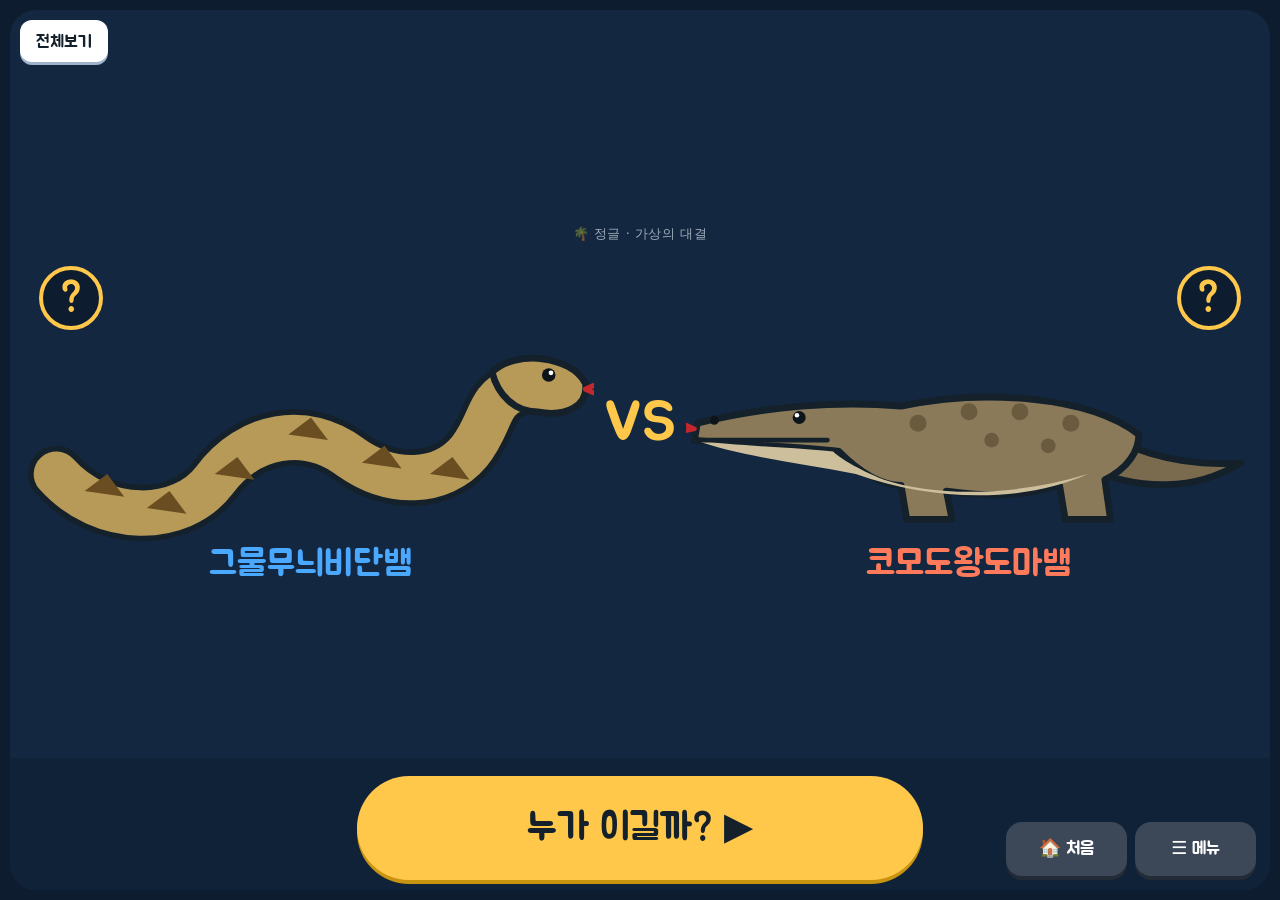
<file: whowins/index.html>
<!DOCTYPE html>
<html lang="ko">
<head>
<meta charset="utf-8">
<meta name="viewport" content="width=device-width, initial-scale=1, maximum-scale=1, user-scalable=no">
<title>누가 이길까?</title>
<meta name="theme-color" content="#0e1c2f">
<link rel="stylesheet" href="https://fonts.googleapis.com/css2?family=Jua&display=swap">
<style>
:root{--ink:#e9f1fb;--font:"Jua","Noto Sans KR","Apple SD Gothic Neo","Malgun Gothic",system-ui,sans-serif;--body:"Noto Sans KR","Apple SD Gothic Neo","Malgun Gothic",system-ui,sans-serif;--vh:1vh;--good:#2f8f4e;--edge:#dccfae;--amber:#ffc84a;--ca:#4aa8ff;--cb:#ff7a5a}
*{box-sizing:border-box}
html,body{margin:0;height:100%;overflow:hidden;overscroll-behavior:none;background:#0e1c2f;color:var(--ink);font-family:var(--font);-webkit-user-select:none;user-select:none;-webkit-tap-highlight-color:transparent;touch-action:manipulation;color-scheme:dark}
button,a{font-family:inherit;color:inherit}
#app{height:calc(var(--vh)*100);display:flex;gap:12px;padding:10px}
#stage{flex:1;min-width:0;position:relative;background:#132740;border-radius:26px;display:flex;flex-direction:column;overflow:hidden}
#page{flex:1;min-height:0;overflow:auto;padding:14px 18px;-webkit-overflow-scrolling:touch}
#nav{display:flex;justify-content:center;gap:10px;padding:10px 14px;background:#102238}
.nb{min-height:52px;border:0;border-radius:999px;background:#fff;color:#14212b;box-shadow:0 4px 0 #9fb4cc;font-size:20px;cursor:pointer;padding:0 20px}
.nb:active{transform:translateY(3px);box-shadow:0 1px 0 #9fb4cc}
.nb#nPrev{background:none;color:#fff;box-shadow:none;font-size:38px;padding:0 14px;white-space:nowrap}.nb#nPrev:active{transform:none;opacity:.6}
.nb.go{flex:0 0 46%;min-height:104px;background:var(--amber);color:#14212b;box-shadow:0 4px 0 #c99410;font-size:38px;border-radius:999px}
.nb[disabled]{opacity:.35;pointer-events:none}
.nb.hide{display:none}
#panel{width:250px;display:flex;flex-direction:column;gap:10px;flex:none}
.box{background:#22224a;border-radius:18px;padding:12px 14px}
.info{display:flex;flex-direction:column;gap:2px;flex:1;justify-content:flex-end}
.info>.box{background:none;padding:0 4px;font-size:15px;text-align:left}
#gridBtn{position:absolute;left:10px;top:10px;z-index:3;height:42px;padding:0 16px!important;border:0;border-radius:12px;background:#fff;color:#14212b;font-size:17px;font-family:var(--font);box-shadow:0 3px 0 #9fb4cc;cursor:pointer;padding:0}
#page{padding-top:58px}
.nrow{display:flex;align-items:center;justify-content:space-between;gap:10px;margin-top:6px}.nrow h2{margin:0!important}
.qzw{display:flex;justify-content:flex-end;margin-top:6px;padding-right:10px}
.qz{width:clamp(72px,min(10vw,15vh),100px);height:clamp(72px,min(10vw,15vh),100px);flex:none;border-radius:50%;border:5px solid var(--amber);background:#0e1c2f;color:var(--amber);font-family:var(--font);font-size:clamp(26px,3.6vw,36px);cursor:pointer;animation:glow 1.4s ease-in-out infinite;padding:0}
.qbtn{margin-top:12px;min-height:46px;padding:0 24px;border:0;border-radius:999px;background:var(--amber);color:#14212b;font-size:19px;box-shadow:0 4px 0 #c99410;cursor:pointer}
.qq{font-size:21px;line-height:1.35;margin:8px 0 12px;font-family:var(--font)}
.qo{display:block;width:100%;text-align:left;border:3px solid #dccfae;border-radius:14px;background:#fff;color:#2a2a33;font-family:var(--body);font-weight:500;font-size:16px;line-height:1.35;padding:10px 12px;margin-bottom:8px;cursor:pointer}
.qo.ok{border-color:#2f8f4e;background:#e3f5e7}.qo.bad{border-color:#d2452f;background:#fde7e2}
.qo[disabled]{cursor:default}
.qfb{font-family:var(--body);font-size:16px;margin:4px 0}
.pop{position:relative}.qx{position:absolute;right:12px;top:8px;z-index:2;border:0;background:none;font-size:22px;cursor:pointer;color:#2a2a33}
.gm{grid-template-columns:repeat(auto-fill,minmax(140px,1fr))!important}
.gm .mi{font-size:14px}
#head{display:none!important;position:absolute;right:10px;top:10px;z-index:3;background:#1d3a5c;border-radius:12px;padding:5px 14px;text-align:center;font-size:17px;line-height:1.2;min-height:42px}
#head small{display:block;font-size:12px;opacity:.7}
.btns{position:absolute;right:14px;bottom:14px;z-index:3;display:grid;grid-template-columns:1fr 1fr;gap:8px;width:250px}
.btn{min-height:54px;border:0;border-radius:16px;background:#3c4858;color:#fff;box-shadow:0 4px 0 #232b36;font-size:18px;cursor:pointer;padding:6px;display:flex;align-items:center;justify-content:center;text-decoration:none}
.btn:active{transform:translateY(3px);box-shadow:0 1px 0 #232b36}
#bSound{display:none}
/* 페이지 공통 */
.pg{font-family:var(--body);font-weight:500;min-height:100%}
.pg h2{font-family:var(--font);font-weight:400;margin:0}
.tagline{font-size:13px;opacity:.65;letter-spacing:.04em;margin:0 0 6px}
.cover{display:flex;flex-direction:column;align-items:center;justify-content:center;gap:10px;min-height:100%;text-align:center}
.cover .vs{display:flex;align-items:center;justify-content:center;gap:10px;width:100%}
.cover .side{flex:1;min-width:0;text-align:center;background:none;border:0;padding:0;cursor:pointer;color:inherit;font:inherit}
.cover .side{position:relative}
.qm{position:absolute;top:2%;width:clamp(48px,7vw,64px);height:clamp(48px,7vw,64px);border-radius:50%;border:4px solid var(--amber);background:#0e1c2f;color:var(--amber);font-family:var(--font);font-size:clamp(28px,4.4vw,40px);line-height:1;display:flex;align-items:center;justify-content:center;animation:glow 1.4s ease-in-out infinite}
.side[data-prof="1"] .qm{left:2%}.side[data-prof="2"] .qm{right:2%}
@keyframes glow{0%,100%{box-shadow:0 0 0 0 rgba(255,196,0,.7),0 0 6px 2px rgba(255,196,0,.5);transform:scale(1)}50%{box-shadow:0 0 0 14px rgba(255,196,0,0),0 0 22px 8px rgba(255,196,0,.9);transform:scale(1.1)}}
.cover .tap{display:inline-block;margin-top:6px;font-family:var(--body);font-size:15px;padding:5px 14px;border-radius:999px;background:#1d3a5c}
.cover .side svg{width:100%;max-height:calc(var(--vh)*34);display:block}
.cover .nm{font-family:var(--font);font-size:clamp(22px,4vw,36px)}
.cover .nm.a{color:var(--ca)}.cover .nm.b{color:var(--cb)}
.cover .x{font-family:var(--font);font-size:clamp(30px,6vw,56px);color:var(--amber)}
.chips{display:flex;gap:8px;flex-wrap:wrap;justify-content:center}
.chip{font-size:14px;padding:4px 12px;border-radius:999px;background:#1d3a5c}
.prof{display:grid;grid-template-columns:minmax(0,5fr) minmax(0,6fr);gap:16px;align-items:start}
.prof .art{background:linear-gradient(#244a73,#193555);border-radius:18px;padding:8px}
.prof .art{position:relative}.prof .art .ph{display:block;width:100%;height:calc(var(--vh)*30);object-fit:cover;border-radius:12px;position:relative;z-index:1}.prof .art.has svg{display:none}
.prof .art svg{width:100%;display:block;max-height:calc(var(--vh)*30);margin:0 auto}
.prof h2{font-size:clamp(34px,4.8vw,50px);margin:6px 0 0}.prof .tagline{font-size:16px;opacity:.75}
.prof h2.a{color:var(--ca)}.prof h2.b{color:var(--cb)}
.st{display:flex;gap:10px;align-items:center;background:#1b3350;border-radius:14px;padding:6px 12px;margin-bottom:6px}
.st .lab{font-size:15px;opacity:.7;width:38px;flex:none}
.st .num{font-family:var(--font);font-size:clamp(26px,3.6vw,38px);color:var(--amber);min-width:112px;flex:none}
.st .an{font-size:17px;line-height:1.3}
.ln{font-size:18px;line-height:1.35;margin:4px 0;display:flex;gap:8px}
.ln i{font-style:normal;flex:none;width:24px;text-align:center}
.fun{margin-top:8px;background:#2a3f12;border-radius:14px;padding:8px 12px;font-size:18px;line-height:1.35}
.cmp>svg{max-height:calc(var(--vh)*32);width:100%;display:block;background:linear-gradient(#244a73,#193555);border-radius:16px}
.bars{margin-top:12px;display:grid;grid-template-columns:1fr 1fr;gap:12px}
.crow{background:#1b3350;border-radius:16px;padding:8px 10px}
.cl{font-family:var(--font);font-size:19px;color:var(--amber)}
.cs{font-size:16px;line-height:1.35;margin:2px 0 6px}.cs b{color:#fff;font-weight:700}
.cg{display:grid;grid-template-columns:1fr 1fr;gap:8px}
.cc{border:3px solid transparent;border-radius:12px;padding:6px 8px;background:#142a45;text-align:center;position:relative}
.cc.top.a{border-color:var(--ca)}.cc.top.b{border-color:var(--cb)}
.cc .cn{font-size:15px}.cc.a .cn{color:var(--ca)}.cc.b .cn{color:var(--cb)}
.cc .cv{font-family:var(--font);font-size:22px;color:#fff}
.cc .ca{font-size:12px;opacity:.8;line-height:1.3;min-height:32px}
.cc .ct{font-size:13px;margin-top:2px;color:var(--amber)}
.bar{display:flex;align-items:center;gap:8px;margin:6px 0;font-size:14px}
.bar .nn{width:44px;opacity:.7}
.bar .tr{flex:1;display:flex;flex-direction:column;gap:3px}
.bar .f{height:20px;border-radius:6px;display:flex;align-items:center;padding-left:8px;font-size:13px;color:#06121f;white-space:nowrap;min-width:48px}
.bar .f.a{background:var(--ca)}.bar .f.b{background:var(--cb)}
.pick{display:flex;flex-direction:column;gap:12px;min-height:100%;justify-content:center}
.pick h2{text-align:center;font-size:clamp(26px,4vw,38px)}
.pick .sub{text-align:center;font-size:15px;opacity:.7}
.pick .duo{display:flex;gap:14px}
.pc{flex:1;min-width:0;border:4px solid #27476b;border-radius:20px;background:#193555;padding:10px;cursor:pointer;text-align:center;font-size:inherit;color:inherit}
.pc svg{width:100%;display:block}
.pc .nm{font-family:var(--font);font-size:clamp(22px,3.4vw,32px)}
.pc.a .nm{color:var(--ca)}.pc.b .nm{color:var(--cb)}
.pc.on.a{border-color:var(--ca);background:#1f4d7d}.pc.on.b{border-color:var(--cb);background:#6a2f27}
.pc.off{opacity:.45}
.arena{position:relative;height:calc(var(--vh)*44);min-height:200px;border-radius:20px;overflow:hidden;margin-bottom:10px}
.arena.sea{background:linear-gradient(#2c7fc0,#0e3a66)}.arena.land{background:linear-gradient(#e8c383,#a97c4a 70%,#7f5b34)}
.arena.river{background:linear-gradient(#9cc9a0,#4a7f68 65%,#2e5f55)}.arena.jungle{background:linear-gradient(#6fb06a,#2d6a3a 70%,#1f4a2a)}
.arena.dino{background:linear-gradient(#e7a76a,#a9633c 70%,#6b3d27)}.arena.sky{background:linear-gradient(#8fd0ff,#3f87c8)}
.fa,.fb{position:absolute;bottom:6%;width:46%;transition:transform .9s ease,opacity .9s ease,filter .9s}
.fa{left:2%}.fb{right:2%}
.fa svg,.fb svg{width:100%;display:block}
.fb svg{transform:scaleX(-1)}
.arena.s0 .fa{transform:translateX(-6%)}.arena.s0 .fb{transform:translateX(6%)}
.arena.s1 .fa{transform:translateX(6%)}.arena.s1 .fb{transform:translateX(-6%)}
.arena.s2 .fa{animation:hitA .5s 2}.arena.s2 .fb{animation:hitB .5s 2}
.arena .burst{position:absolute;left:50%;top:38%;width:30%;margin-left:-15%;opacity:0;transform:scale(.3)}
.arena.s2 .burst{animation:pop .9s forwards}
@keyframes hitA{0%,100%{transform:translateX(6%)}50%{transform:translateX(12%) rotate(-2deg)}}
@keyframes hitB{0%,100%{transform:translateX(-6%)}50%{transform:translateX(-12%) rotate(2deg)}}
@keyframes pop{0%{opacity:0;transform:scale(.3)}30%{opacity:1;transform:scale(1.1)}100%{opacity:.0;transform:scale(1.3)}}
.arena.s3.winA .fb,.arena.s3.winB .fa{transform:translateX(-90%) rotate(-3deg);opacity:.0}
.arena.s3.winB .fa{transform:translateX(90%);}
.arena.s3.winA .fb{transform:translateX(90%) rotate(4deg)}
.arena.s3.winB .fa{transform:translateX(-90%) rotate(-4deg)}
.arena.s3.winA .fa{transform:translateX(18%) scale(1.06)}
.arena.s3.winB .fb{transform:translateX(-18%) scale(1.06)}
.beat{font-size:clamp(17px,2.4vw,22px);line-height:1.5;text-align:center;background:#1b3350;border-radius:16px;padding:12px 14px;min-height:76px;display:flex;align-items:center;justify-content:center}
.dots{display:flex;gap:6px;justify-content:center;margin-top:8px}.dots i{width:10px;height:10px;border-radius:50%;background:#3a5a80}.dots i.on{background:var(--amber)}
.res{display:flex;flex-direction:column;gap:10px}.res .rr{display:flex;flex-direction:column;gap:10px}
.win{display:flex;flex-direction:column;align-items:center;justify-content:center;text-align:center;gap:4px;padding:0}
.win svg{width:min(100%,760px);flex:none}
.win .t{font-family:var(--font);font-size:clamp(24px,4vw,38px);line-height:1.2}
.win .t small{display:block;font-size:.5em;opacity:.8;font-family:var(--body)}
.verdict{text-align:center;font-size:20px;padding:8px;border-radius:14px}.verdict.ok{background:#1f4d2a}.verdict.no{background:#4a3a1a}
.why{background:#1b3350;border-radius:16px;padding:10px 14px}.why b{font-family:var(--font);font-weight:400;font-size:19px;color:var(--amber)}
.why .ln{font-size:16px}
.note{background:#3a2d12;border-radius:14px;padding:10px 12px;font-size:15px;line-height:1.4}
/* 팝업 */
#overlay{position:fixed;inset:0;background:rgba(5,12,24,.72);display:none;align-items:center;justify-content:center;padding:12px;z-index:5}
#overlay.on{display:flex}
.pop{background:#fffdf6;color:#2a2a33;border-radius:24px;padding:16px 22px;width:min(640px,100%);max-height:100%;overflow:auto;text-align:center;box-shadow:0 8px 0 rgba(0,0,0,.3);font-family:var(--font)}
.pop h1{margin:0 0 2px;font-size:32px;display:flex;align-items:center;justify-content:center;gap:6px}
.sub2{font-size:15px;opacity:.7;margin:0 0 6px;font-family:var(--body)}
.go{width:100%;min-height:60px;margin-top:8px;border:0;border-radius:18px;background:var(--good);color:#fff;font-size:24px;box-shadow:0 5px 0 #20703a;cursor:pointer;display:block;text-align:center;text-decoration:none;line-height:60px;padding:0}
.go:active{transform:translateY(4px);box-shadow:0 1px 0 #20703a}
.lvrow{display:flex;gap:6px;justify-content:center;margin:8px 0}
.lvb{flex:1;max-width:70px;min-height:46px;border-radius:14px;border:3px solid #dccfae;background:#fff;font-size:17px;cursor:pointer;padding:0}
.lvb.on{border-color:#2f8f4e;background:#e3f5e7}
.lvb small{display:block;font-size:10px;opacity:.6}
.mlist{display:grid;grid-template-columns:repeat(2,1fr);gap:8px;margin-top:8px}
.mi{border:3px solid #dccfae;border-radius:16px;background:#fff;cursor:pointer;padding:6px 6px 8px;position:relative;font-size:16px;line-height:1.25;color:#2a2a33}
.mi .th{display:flex;align-items:center;justify-content:center;gap:2px;background:#e6eef7;border-radius:10px;padding:2px}.mi .th svg{width:46%}
.mi .th svg:last-child{transform:scaleX(-1)}
.mi.done{border-color:#2f8f4e}.mi.done.bad{border-color:#e0a100}
.mi .ck{position:absolute;right:6px;top:4px;font-size:18px}
.icons{display:flex;justify-content:flex-end;gap:10px;margin-top:14px}
@media (orientation:landscape){.res{display:grid;grid-template-columns:1.05fr 1fr;gap:16px;align-items:center;min-height:0}.res .win svg{width:100%}.res .rr{display:flex;flex-direction:column;gap:8px}.res .why .ln{font-size:15px}.cmp>svg{max-height:none}.cmp .bars{margin-top:8px}.cc .ca{min-height:0}#nav{position:relative}.nb#nPrev{position:absolute;left:10px;top:50%;transform:translateY(-50%);min-height:60px}.nb#nPrev:active{transform:translateY(-50%)}}
@media (orientation:portrait){
  #app{flex-direction:column;gap:8px}
  .nb.go{flex:0 0 56%;font-size:22px;padding:0 8px}.nb#nPrev{font-size:22px;padding:0 6px}
  .prof .art svg{max-height:none}
  .bars{grid-template-columns:1fr}
  .res .win svg{width:84%}
  .btns{position:static;width:auto;padding:0 14px 12px}
  .prof{grid-template-columns:1fr}
  .cover .side svg{max-height:calc(var(--vh)*20)}
  .arena{height:calc(var(--vh)*28)}
  .pick .duo{flex-direction:column}.pc{display:flex;align-items:center;gap:10px}.pc svg{width:48%}
}
.pop .mlist .th svg{display:block}
</style>
</head>
<body>
<div id="app">
  <div id="stage"><button id="gridBtn" aria-label="전체보기">전체보기</button><div id="head"></div><div id="page"></div><div id="nav"><button class="nb" id="nPrev">◀ 뒤로가기</button><button class="nb go" id="nNext">다음 ▶</button></div><div class="btns"><a class="btn" href="../">🏠 처음</a><button class="btn" id="bMenu">☰ 메뉴</button><button class="btn" id="bSound">🔊</button></div></div>
</div>
<div id="overlay"></div>
<script src="../algakki/guard.js"></script>
<script src="art.js"></script>
<script src="art2.js"></script><script src="art3.js"></script><script src="art4.js"></script>
<script src="data.js"></script><script src="data2.js"></script><script src="data3.js"></script><script src="data4.js"></script>
<script>
(function(){
const $=id=>document.getElementById(id);
const LS=Guard.LS, ART=WW_ART, AN=WW_A, MS=WW_M;
const ENV={sea:'🌊 바다',land:'🌄 땅',river:'🏞️ 강',jungle:'🌴 정글',dino:'🦖 공룡 시대',sky:'☁️ 하늘'};
let muted=!!LS.get('ww.muted',false), seen=LS.get('ww.seen',[])||[];
const josa=(w,a,b)=>{const c=w.charCodeAt(w.length-1)-0xAC00;return (c>=0&&c%28!==0)?a:b;};
const shuf=a=>{a=a.slice();for(let i=a.length-1;i>0;i--){const j=Math.floor(Math.random()*(i+1));[a[i],a[j]]=[a[j],a[i]];}return a;};
let S={m:null,page:0,pick:null,fs:0};
const svgOf=(k,cls)=>'<svg viewBox="0 0 200 100"'+(cls?' class="'+cls+'"':'')+'>'+ART[k]+'</svg>';
const A_=m=>AN[m.a], B_=m=>AN[m.b];
/* 소리 */
let ac=null;
function tone(f,d,t,v){ if(muted) return; try{ ac=ac||new (window.AudioContext||window.webkitAudioContext)(); const o=ac.createOscillator(),g=ac.createGain(); o.type=t||'sine'; o.frequency.value=f; g.gain.value=v||.08; o.connect(g); g.connect(ac.destination); o.start(); g.gain.exponentialRampToValueAtTime(.0001,ac.currentTime+d); o.stop(ac.currentTime+d); }catch(e){} }
const sfx={tap:()=>tone(520,.08,'triangle'),hit:()=>{tone(110,.25,'sawtooth',.12);setTimeout(()=>tone(80,.3,'square',.08),90);},win:()=>{[523,659,784,1046].forEach((f,i)=>setTimeout(()=>tone(f,.22,'triangle',.1),i*110));},no:()=>{tone(300,.2,'triangle');setTimeout(()=>tone(220,.3,'triangle'),160);}};
$('bSound').addEventListener('click',()=>{ muted=!muted; LS.set('ww.muted',muted); $('bSound').textContent=muted?'🔇':'🔊'; });
$('bSound').textContent=muted?'🔇':'🔊';
/* 형식 */
const fmtLen=m=>m>=1?(Math.round(m*10)/10)+'m':(m>=.01?(m<.1?Math.round(m*1000)/10:Math.round(m*100))+'cm':Math.round(m*1000)+'mm');
const fmtKg=k=>k>=1000?(Math.round(k/100)/10)+'톤':(k>=1?(Math.round(k*10)/10)+'kg':(k>=.001?Math.round(k*1000)+'g':'1g 미만'));
const fmtKm=v=>v+'km/h';
/* 저장 */
const saveCur=()=>{};
const WIKI={shark:'Great_white_shark',orca:'Killer_whale',trex:'Tyrannosaurus',trike:'Triceratops',tiger:'Tiger',bear:'Brown_bear',croc:'Nile_crocodile',hippo:'Hippopotamus',elephant:'African_bush_elephant',rhino:'White_rhinoceros',anaconda:'Green_anaconda',jaguar:'Jaguar',wolf:'Wolf',lion:'Lion',leopard:'Leopard',cheetah:'Cheetah',hyena:'Spotted_hyena',gorilla:'Gorilla',buffalo:'African_buffalo',polarbear:'Polar_bear',wolverine:'Wolverine',tasdevil:'Tasmanian_devil',mongoose:'Mongoose',bullshark:'Bull_shark',hammerhead:'Great_hammerhead',spermwhale:'Sperm_whale',squid:'Giant_squid',seacroc:'Saltwater_crocodile',alligator:'American_alligator',python:'Reticulated_python',kingcobra:'King_cobra',komodo:'Komodo_dragon',mamba:'Black_mamba',spino:'Spinosaurus',raptor:'Velociraptor',proto:'Protoceratops',allo:'Allosaurus',stego:'Stegosaurus',ankylo:'Ankylosaurus',eagle:'Bald_eagle',owl:'Great_horned_owl',ostrich:'Common_ostrich',cassowary:'Southern_cassowary',harpy:'Harpy_eagle',fireant:'Red_imported_fire_ant',bulletant:'Paraponera_clavata',tarantula:'Tarantula',scorpion:'Emperor_scorpion',hornet:'Asian_giant_hornet',mantis:'Mantis',centipede:'Scolopendra',beetle:'Trypoxylus_dichotomus',stagbeetle:'Stag_beetle',blackwidow:'Southern_black_widow',recluse:'Brown_recluse'};
const photoMem={};
function getPhoto(k){
  if(photoMem[k]!==undefined) return Promise.resolve(photoMem[k]);
  const c=LS.get('ww.ph.'+k,null); if(c){ photoMem[k]=c; return Promise.resolve(c); }
  const t=WIKI[k]; if(!t||!window.fetch){ return Promise.resolve(null); }
  return fetch('https://en.wikipedia.org/api/rest_v1/page/summary/'+encodeURIComponent(t)).then(r=>r.ok?r.json():null).then(j=>{
    let u=j&&j.thumbnail&&j.thumbnail.source; if(u) u=u.replace(/\/(\d+)px-/,'/640px-');
    if(u){ photoMem[k]=u; LS.set('ww.ph.'+k,u); } return u||null;
  }).catch(()=>null);
}
function photoImg(u){ return '<img class="ph" src="'+u+'" alt="" onerror="this.parentNode.classList.remove(\'has\');this.remove()">'; }
function fillPhoto(k){
  if(S.page!==1&&S.page!==2) return; const want=S.page===1?S.m.a:S.m.b; if(want!==k) return;
  const box=document.querySelector('.prof .art'); if(!box||box.querySelector('.ph')) return;
  getPhoto(k).then(u=>{ if(!u) return; const b=document.querySelector('.prof .art'); if(!b||b.querySelector('.ph')||(S.page===1?S.m.a:S.m.b)!==k) return; b.insertAdjacentHTML('afterbegin',photoImg(u)); b.classList.add('has'); });
}
/* 페이지 */
const PAGES=7;
function statRows(a){
  return '<div class="st"><span class="lab">길이</span><span class="num">약 '+fmtLen(a.len)+'</span><span class="an">'+a.L+'</span></div>'
   +'<div class="st"><span class="lab">무게</span><span class="num">약 '+fmtKg(a.kg)+'</span><span class="an">'+a.K+'</span></div>'
   +'<div class="st"><span class="lab">속도</span><span class="num">'+(a.kmh==null?'<small style="font-size:.6em">알 수 없어요</small>':'약 '+fmtKm(a.kmh))+'</span><span class="an">'+a.S+'</span></div>';
}
function profile(k,side){
  const a=AN[k];
  return '<div class="pg prof"><div><div class="art">'+svgOf(a.art)+'</div><div class="nrow"><div><h2 class="'+side+'">'+a.n+'</h2><p class="tagline" style="margin-top:2px">'+a.tag+'</p></div><button class="qz" data-quiz="'+k+'">퀴즈</button></div></div>'
   +'<div>'+statRows(a)
   +'<div class="ln"><i>⚔️</i><span><b>무기</b> '+a.w+'</span></div><div class="ln"><i>🛡️</i><span><b>방어</b> '+a.d+'</span></div><div class="ln"><i>👃</i><span><b>감각</b> '+a.s+'</span></div>'
   +'<div class="fun">💡 알고 있었어요? '+a.f+'</div></div></div>';
}
/* 크기 비교 */
function refsFor(mx){
  if(mx>=3) return [{k:'kid',n:'7살 아이',len:2.4,txt:'키 1.2m'},{k:'car',n:'승용차',len:4.5,txt:'4.5m'}];
  if(mx>=.6) return [{k:'kid',n:'7살 아이',len:2.4,txt:'키 1.2m'}];
  return [{k:'coin',n:'500원 동전',len:.0265*2,txt:'2.65cm'}];
}
function cmpPage(m){
  const a=A_(m),b=B_(m); const mx=Math.max(a.len,b.len);
  const R=refsFor(mx);
  const items=R.map(r=>({art:r.k,box:r.len,n:r.n,v:r.txt,ref:true})).concat([{art:a.art,box:a.len,n:a.n,v:fmtLen(a.len),c:'#4aa8ff'},{art:b.art,box:b.len,n:b.n,v:fmtLen(b.len),c:'#ff7a5a'}]);
  const big=Math.max.apply(null,items.map(i=>i.box));
  const S_=mx>=.6?40:150/big; let gap=50;
  const ws=items.map(i=>Math.max(i.box*S_,i.ref?0:18));
  const H=Math.max.apply(null,ws)/2+76, sw=ws.reduce((s,v)=>s+v,0);
  if(window.innerWidth>window.innerHeight) gap=Math.max(gap,(5.6*H-sw)/(items.length+1));
  const W=Math.round(sw+gap*(items.length+1)); let x=gap;
  let sv='<svg viewBox="0 0 '+W+' '+H+'" preserveAspectRatio="xMidYMax meet"><line x1="0" y1="'+(H-56)+'" x2="'+W+'" y2="'+(H-56)+'" stroke="#6d92b8" stroke-width="2"/>';
  items.forEach((i,ix)=>{ const w=ws[ix], h=w/2; const col=i.c||'#b7c8dc';
    sv+='<svg x="'+x+'" y="'+(H-56-h)+'" width="'+w+'" height="'+h+'" viewBox="0 0 200 100">'+ART[i.art]+'</svg><text x="'+(x+w/2)+'" y="'+(H-38)+'" text-anchor="middle" font-size="14" fill="'+col+'" font-family="sans-serif">'+i.n+'</text><text x="'+(x+w/2)+'" y="'+(H-20)+'" text-anchor="middle" font-size="14" fill="'+col+'" font-family="sans-serif">'+i.v+'</text>'; x+=w+gap; });
  sv+='</svg>';
  const ratio=(x,y)=>{ const r=Math.max(x,y)/Math.min(x,y); return r<1.15?null:(r<2?(Math.round(r*10)/10):(r<10?Math.round(r*2)/2:Math.round(r)))+'배'; };
  const row=(lab,va,vb,f,ta,tb,more,an_a,an_b)=>{
    const rt=ratio(va,vb), w=va>=vb?'a':'b', big=va>=vb?a:b, sm=va>=vb?b:a;
    const sent=rt?('<b>'+big.n+'</b>'+josa(big.n,'이','가')+' '+sm.n+'보다 약 <b>'+rt+'</b> '+more):'둘이 <b>비슷해요</b>';
    const cell=(x,v,side,an)=>'<div class="cc '+side+((rt&&w===side)?' top':'')+'"><div class="cn">'+((rt&&w===side)?'🏆 ':'')+x.n+'</div><div class="cv">약 '+f(v)+'</div><div class="ca">'+an+'</div>'+'</div>';
    return '<div class="crow"><div class="cl">'+lab+'</div><div class="cs">'+sent+'</div><div class="cg">'+cell(a,va,'a',an_a)+cell(b,vb,'b',an_b)+'</div></div>';
  };
  const wt=row('⚖️ 무게',a.kg,b.kg,fmtKg,'더 무거워요','',' 무거워요',a.K,b.K);
  const sp=(a.kmh!=null&&b.kmh!=null)?row('💨 속도',a.kmh,b.kmh,fmtKm,'더 빨라요','',' 빨라요',a.S,b.S):'<div class="crow"><div class="cl">💨 속도</div><div class="cs">속도를 정확히 몰라서 비교하지 않아요</div></div>';
  return '<div class="pg cmp"><p class="tagline">크기를 나란히 놓고 비교해요 (대략)</p>'+sv+'<div class="bars">'+wt+sp+'</div></div>';
}
function pickPage(m){
  const a=A_(m),b=B_(m);
  const c=(k,side)=>'<button class="pc '+side+(S.pick===side?' on':(S.pick?' off':''))+'" data-pick="'+side+'">'+svgOf(AN[k].art)+'<div class="nm">'+AN[k].n+'</div></button>';
  return '<div class="pg pick"><h2>누가 이길까요?</h2><div class="sub">'+ENV[m.env]+' · '+m.place+' — 소개를 떠올려 보고 골라요</div><div class="duo">'+c(m.a,'a')+c(m.b,'b')+'</div></div>';
}
function fightPage(m){
  const a=A_(m),b=B_(m);
  const win=m.win==='a'?'winA':'winB';
  const burst='<svg class="burst" viewBox="0 0 100 100"><polygon points="50,2 60,34 94,24 70,50 98,70 62,68 54,98 44,68 8,80 32,50 4,28 40,34" fill="#ffd23f" stroke="#fff" stroke-width="3" stroke-linejoin="round"/></svg>';
  return '<div class="pg"><div class="arena '+m.env+' s'+Math.min(S.fs,3)+(S.fs>=3?' '+win:'')+'" id="arena"><div class="fa">'+svgOf(a.art)+'</div><div class="fb">'+svgOf(b.art)+'</div>'+burst+'</div>'
   +'<div class="beat" id="beat">'+m.beats[Math.min(S.fs,2)]+'</div><div class="dots">'+[0,1,2].map(i=>'<i class="'+(i<=Math.min(S.fs,2)?'on':'')+'"></i>').join('')+'</div></div>';
}
function resPage(m){
  const w=AN[m.win==='a'?m.a:m.b], l=AN[m.win==='a'?m.b:m.a], ok=S.pick===m.win;
  return '<div class="pg res"><div class="win">'+svgOf(w.art)+'<div class="t">🏆 '+w.n+' 승!<small>'+(m.close?'아슬아슬한 승부였어요':l.n+josa(l.n,'을','를')+' 이겼어요')+'</small></div></div>'
   +'<div class="rr"><div class="verdict '+(ok?'ok':'no')+'">'+(ok?'🎉 맞혔어요!':'아쉬워요! 이유를 같이 볼까요?')+'</div>'
   +'<div class="why"><b>왜 이겼을까?</b>'+m.why.map(t=>'<div class="ln"><i>✔️</i><span>'+t+'</span></div>').join('')+'</div>'
   +(m.note?'<div class="note">🧐 '+m.note+'</div>':'')
   +'</div></div>';
}
const TITLES=['대결 소개','도전자 특징','도전자 특징','크기 비교','내 예상','대결!','결과'];
let autoT=null;
function render(){
  clearTimeout(autoT); if(S.page===5&&S.fs<3) autoT=setTimeout(step,3000);
  const m=S.m; if(!m){ return; }
  let h='';
  switch(S.page){
   case 0: h='<div class="pg cover"><p class="tagline">'+ENV[m.env]+' · '+m.place+'</p><div class="vs"><button class="side" data-prof="1">'+svgOf(AN[m.a].art)+'<div class="nm a">'+AN[m.a].n+'</div><span class="qm">?</span></button><div class="x">VS</div><button class="side" data-prof="2">'+'<svg viewBox="0 0 200 100" style="transform:scaleX(-1)">'+ART[AN[m.b].art]+'</svg><div class="nm b">'+AN[m.b].n+'</div><span class="qm">?</span></button></div></div>'; break;
   case 1: h=profile(m.a,'a'); break;
   case 2: h=profile(m.b,'b'); break;
   case 3: h=cmpPage(m); break;
   case 4: h=pickPage(m); break;
   case 5: h=fightPage(m); break;
   case 6: h=resPage(m); break;
  }
  $('page').innerHTML=h; $('page').scrollTop=0;
  if(S.page===1) fillPhoto(m.a); else if(S.page===2) fillPhoto(m.b);
  const DI={0:1,3:2,4:3,5:4,6:5}; $('head').innerHTML=(DI[S.page]?DI[S.page]+' / 5':'')+'<small>'+TITLES[S.page]+'</small>';
  const prev=$('nPrev'), next=$('nNext');
  prev.classList.toggle('hide',S.page===0||S.page>=5); prev.disabled=false;
  next.disabled=false; next.classList.remove('hide');
  next.textContent=['누가 이길까? ▶','돌아가기','돌아가기','다음 ▶','결과 보기 ▶',S.fs<3?'다음 ▶':'결과 ▶',nextLabel()][S.page];
  if(S.page===4&&!S.pick) next.disabled=true;
  saveCur(); updInfo();
}
function randMatch(skip){ let pool=MS.filter(x=>!seen.includes(x.id)&&x!==skip); if(!pool.length){ seen=[]; LS.set('ww.seen',seen); pool=MS.filter(x=>x!==skip); } return pool[Math.floor(Math.random()*pool.length)]; }
function nextLabel(){ return '다음 대결 ▶'; }
function updInfo(){}
function go(p){ S.page=p; render(); }
function start(id){ S.m=MS.find(x=>x.id===id); getPhoto(S.m.a); getPhoto(S.m.b); if(!seen.includes(id)){ seen.push(id); LS.set('ww.seen',seen); } S.page=0; S.pick=null; S.fs=0; close(); render(); }
$('nPrev').addEventListener('click',()=>{ sfx.tap(); if(S.page>0&&S.page<5) go(({1:0,2:0,3:0,4:3})[S.page]); });
$('nNext').addEventListener('click',()=>{
  sfx.tap();
  if(S.page<4){ go(({0:3,1:0,2:0,3:4})[S.page]); return; }
  if(S.page===4){ if(!S.pick) return; S.fs=0; go(5); return; }
  if(S.page===5){ if(S.fs<3){ step(); } else { finish(); } return; }
  if(S.page===6){ start(randMatch(S.m).id); }
});
function step(){
  if(S.page!==5||S.fs>=3) return;
  clearTimeout(autoT); S.fs++; autoT=setTimeout(S.fs<3?step:()=>{ if(S.page===5) finish(); },S.fs<3?3000:3500); const ar=$('arena'); if(!ar) return;
  ar.className='arena '+S.m.env+' s'+Math.min(S.fs,3)+(S.fs>=3?(S.m.win==='a'?' winA':' winB'):'');
  if(S.fs<3){ $('beat').textContent=S.m.beats[S.fs]; const d=$('page').querySelectorAll('.dots i'); d.forEach((x,i)=>x.classList.toggle('on',i<=S.fs)); if(S.fs===2) sfx.hit(); }
  else { $('beat').textContent=S.m.beats[2]; sfx.hit(); setTimeout(()=>{ const ok=S.pick===S.m.win; ok?sfx.win():sfx.no(); },700); }
  $('nNext').textContent=S.fs<3?'다음 ▶':'결과 ▶'; saveCur();
}
function finish(){ S.page=6; render(); }
$('page').addEventListener('click',e=>{
  const pf=e.target.closest('[data-prof]'); if(pf&&S.page===0){ sfx.tap(); go(+pf.dataset.prof); return; }
  const qb=e.target.closest('[data-quiz]'); if(qb){ sfx.tap(); Q=makeQuiz(qb.dataset.quiz); showQuiz(); return; }
  const b=e.target.closest('[data-pick]'); if(!b||S.page!==4) return;
  S.pick=b.dataset.pick; sfx.tap(); render();
});
/* 메뉴 */
const ov=$('overlay');
function open(h){ ov.innerHTML='<div class="pop">'+h+'</div>'; ov.className='on'; }
function close(){ ov.className=''; ov.innerHTML=''; }
const TITLEICON='<svg viewBox="0 0 200 100" style="width:46px;height:23px">'+ART.shark+'</svg>';
function showMenu(){
  let h='<h1>'+TITLEICON+'누가 이길까?</h1><p class="sub2">두 동물을 비교하고 누가 이길지 맞혀요</p>';
  h+='<button class="go" data-a="rand" style="background:#fff;color:#2a2a33;box-shadow:0 5px 0 #dccfae;font-size:20px;min-height:52px;line-height:52px">🎲 다른 대결 하기</button>';
  h+='<button class="go" data-a="grid" style="font-size:20px;min-height:52px;line-height:52px">▦ 전체 대결 보기</button>';
  h+=Guard.extras();
  open(h);
}
function showGrid(){
  let h='<button class="qx" data-a="close">✕</button><h1 style="font-size:26px">대결 '+MS.length+'쌍</h1><div class="mlist gm">'+MS.map(m=>'<button class="mi" data-m="'+m.id+'"><div class="th">'+svgOf(AN[m.a].art)+svgOf(AN[m.b].art)+'</div>'+AN[m.a].n+' vs '+AN[m.b].n+'</button>').join('')+'</div>';
  open(h); ov.querySelector('.pop').scrollTop=0;
}
let Q=null;
function makeQuiz(k){
  const a=AN[k], others=Object.keys(AN).filter(x=>x!==k);
  const text=(f,q)=>{ const d=shuf(others).map(o=>AN[o][f]).filter((t,i,ar)=>t!==a[f]&&ar.indexOf(t)===i).slice(0,3); return {q,o:shuf([a[f]].concat(d)),c:a[f]}; };
  const qs=[text('w',a.n+'의 무기는 무엇일까요?'),text('d',a.n+josa(a.n,'은','는')+' 어떻게 몸을 지킬까요?'),text('s',a.n+'의 감각에 대해 맞는 설명은?'),text('f','다음 중 '+a.n+'에 대해 맞는 설명은?')];
  const nums=[['길이',a.len,fmtLen],['무게',a.kg,fmtKg]]; if(a.kmh!=null) nums.push(['속도',a.kmh,v=>Math.round(v)+'km/h']);
  const n=nums[Math.floor(Math.random()*nums.length)];
  const fr=shuf([.3,.5,2,3.5,8]).slice(0,3);
  let opts=[n[2](n[1])]; fr.forEach(f=>{ const t=n[2](n[1]*f); if(!opts.includes(t)) opts.push(t); });
  if(opts.length>=3) qs.push({q:a.n+'의 '+n[0]+'는 약 얼마일까요?',o:shuf(opts),c:n[2](n[1])});
  return {k,qs:shuf(qs),i:0,ok:0,done:false};
}
function showQuiz(){
  const a=AN[Q.k];
  if(Q.i>=Q.qs.length){
    open('<button class="qx" data-a="close">✕</button><h1 style="font-size:26px">'+a.n+' 퀴즈 끝!</h1><div style="font-size:42px;margin:10px 0">'+(Q.ok===Q.qs.length?'🏆':'👍')+'</div><p class="qq">'+Q.qs.length+'문제 중 '+Q.ok+'개 맞혔어요</p><button class="go" data-a="qagain">다시 풀기</button><button class="go" data-a="close" style="background:#fff;color:#2a2a33;box-shadow:0 5px 0 #dccfae">닫기</button>');
    return;
  }
  const q=Q.qs[Q.i];
  open('<button class="qx" data-a="close">✕</button><div style="font-size:14px;opacity:.65">'+a.n+' 퀴즈 '+(Q.i+1)+' / '+Q.qs.length+'</div><p class="qq">'+q.q+'</p>'+q.o.map((t,i)=>'<button class="qo" data-o="'+i+'">'+t+'</button>').join('')+'<div id="qfb"></div>');
}
function answer(i){
  const q=Q.qs[Q.i]; if(Q.done) return; Q.done=true;
  const bs=ov.querySelectorAll('.qo'); const right=q.o[i]===q.c;
  bs.forEach((b,x)=>{ b.disabled=true; if(q.o[x]===q.c) b.classList.add('ok'); else if(x===i) b.classList.add('bad'); });
  if(right){ Q.ok++; sfx.win(); } else sfx.no();
  $('qfb').innerHTML='<p class="qfb">'+(right?'🎉 정답이에요!':'아쉬워요, 초록색이 정답이에요.')+'</p><button class="go" data-a="qnext">'+(Q.i+1>=Q.qs.length?'결과 보기':'다음 ▶')+'</button>';
}
ov.addEventListener('click',e=>{
  if(e.target===ov&&ov.querySelector('.qx')){ close(); return; }
  const t=e.target.closest('[data-m],[data-a],[data-o]'); if(!t) return;
  if(t.dataset.o!==undefined){ answer(+t.dataset.o); return; }
  if(t.dataset.m){ start(t.dataset.m); return; }
  const a=t.dataset.a;
  if(a==='rand'){ start(randMatch(S.m).id); }
  else if(a==='grid'){ showGrid(); }
  else if(a==='close'){ close(); }
  else if(a==='qnext'){ Q.i++; Q.done=false; showQuiz(); }
  else if(a==='qagain'){ Q=makeQuiz(Q.k); showQuiz(); }
});
$('gridBtn').addEventListener('click',()=>{ sfx.tap(); showGrid(); });
$('bMenu').addEventListener('click',()=>{ sfx.tap(); showMenu(); });
Guard.start({free:true,noLimit:true,onReset:()=>{}});
function fit(){ document.documentElement.style.setProperty('--vh',(window.innerHeight/100)+'px'); }
window.addEventListener('resize',fit); fit();

/* 시작 */
start(randMatch(null).id);
if('serviceWorker' in navigator&&location.protocol.startsWith('http')) navigator.serviceWorker.register('../sw.js').catch(()=>{});
window.__ww={S:()=>S,go,start,step,menu:showMenu,grid:showGrid};
})();
</script>
</body>
</html>
</file>
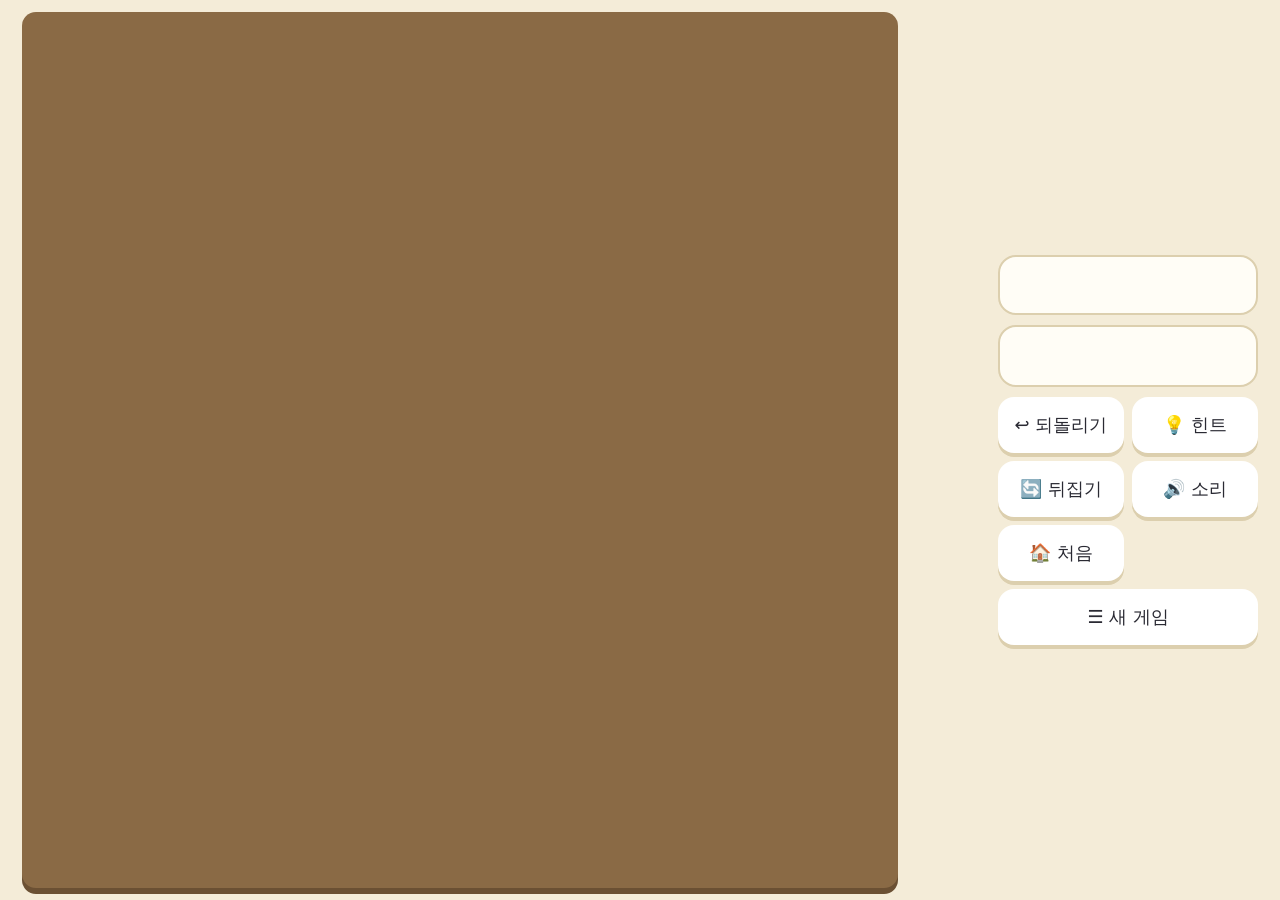
<file: page.html>
<!DOCTYPE html>
<html lang="ko">
<head>
<meta charset="utf-8">
<meta name="viewport" content="width=device-width, initial-scale=1, maximum-scale=1, user-scalable=no">
<title>Chess</title>
<style>
/* Plan: 두 톤의 초록 보드 + 따뜻한 종이색 배경. 큰 터치 버튼. 가로 화면은 보드 왼쪽/패널 오른쪽, 세로 화면은 위/아래. */
:root{
  --bg:#f4ecd8; --ink:#2a2a33; --card:#fffdf6; --edge:#dccfae;
  --sq-l:#f1e8cb; --sq-d:#6f9f5e; --accent:#e4572e; --good:#2f8f4e;
  --font:"Jua","Noto Sans KR","Apple SD Gothic Neo","Malgun Gothic",system-ui,sans-serif;
  --vh:1vh;
}
*{box-sizing:border-box}
html,body{margin:0;height:100%;overflow:hidden;overscroll-behavior:none;background:var(--bg);color:var(--ink);
  font-family:var(--font);-webkit-user-select:none;user-select:none;-webkit-tap-highlight-color:transparent;touch-action:manipulation;color-scheme:light}
button{font-family:inherit;color:inherit}
#app{height:calc(var(--vh)*100);display:flex;align-items:center;justify-content:center;gap:14px;padding:10px}
#stage{--bs:min(calc(var(--vh)*100 - 20px), calc(100vw - 404px));display:grid;flex:none;
  grid-template-columns:var(--bs) 76px;grid-template-rows:calc(var(--bs)/2) calc(var(--bs)/2);gap:0 10px}
#boardWrap{grid-area:1/1/3/2;width:var(--bs);height:var(--bs);
  border-radius:14px;padding:6px;background:#8a6a45;box-shadow:0 6px 0 #6b5033}
#board{width:100%;height:100%;display:grid;grid-template-columns:repeat(8,1fr);grid-template-rows:repeat(8,1fr);border-radius:8px;overflow:hidden}
.sq{position:relative;display:flex;align-items:center;justify-content:center}
.sq.l{background:var(--sq-l)} .sq.d{background:var(--sq-d)}
.sq .lb{position:absolute;font-size:calc(var(--bs)/8*.17);font-weight:700;opacity:.65;pointer-events:none;line-height:1}
.sq.l .lb{color:#5c7f4c} .sq.d .lb{color:#f1e8cb}
.sq .lb.f{right:4%;bottom:3%} .sq .lb.r{left:4%;top:3%}
.sq.last::before{content:"";position:absolute;inset:0;background:rgba(255,214,10,.38)}
.sq.sel::before{content:"";position:absolute;inset:0;background:rgba(255,226,0,.7)}
.sq.chk::before{content:"";position:absolute;inset:0;background:radial-gradient(circle,rgba(228,30,30,.9) 0%,rgba(228,30,30,.45) 55%,rgba(228,30,30,0) 75%)}
.sq.hint{animation:pulse 1s ease-in-out infinite}
@keyframes pulse{50%{box-shadow:inset 0 0 0 calc(var(--bs)/8*.09) #ff8a00}}
.dot,.ring{position:absolute;pointer-events:none;border-radius:50%}
.dot{width:32%;height:32%;background:rgba(30,60,20,.42)}
.ring{inset:5%;border:calc(var(--bs)/8*.1) solid rgba(200,40,30,.62)}
.pc{width:90%;height:90%;position:relative;pointer-events:none;stroke-width:1;filter:drop-shadow(0 2px 1.5px rgba(0,0,0,.3))}
.pc.w{fill:#fffaf0;stroke:#40332b;color:#40332b}
.pc.b{fill:#55547a;stroke:#14121f;color:#f1ecdf}
.pc.pop{animation:pop .28s ease-out}
@keyframes pop{0%{transform:scale(1.28)}100%{transform:scale(1)}}
#panel{width:260px;display:flex;flex-direction:column;gap:10px}
.box{background:var(--card);border-radius:18px;border:2px solid var(--edge);padding:12px 14px}
#status{font-size:23px;line-height:1.25;min-height:60px;display:flex;align-items:center;gap:10px}
#status.warn{background:#ffe4dc;border-color:var(--accent);color:#a52a0d}
#status .tok{width:22px;height:22px;border-radius:50%;flex:none;border:3px solid #40332b}
#status .tok.w{background:#fffaf0} #status .tok.b{background:#55547a}
#tip{font-size:16px;line-height:1.4;min-height:62px}
#tip b{font-size:18px}
.cap{display:flex;align-items:center;gap:6px;font-size:14px;min-height:34px;flex-wrap:wrap}
.cap svg{width:24px;height:24px;margin-right:-8px}
.btns{display:grid;grid-template-columns:1fr 1fr;gap:8px}
.btn{text-decoration:none;color:inherit;display:flex;align-items:center;justify-content:center;min-height:56px;border:0;border-radius:16px;background:#fff;box-shadow:0 4px 0 var(--edge);font-size:18px;cursor:pointer;padding:6px}
.btn:active{transform:translateY(3px);box-shadow:0 1px 0 var(--edge)}
.btn:disabled{opacity:.4}
.btn.wide{grid-column:1/3}
#overlay{position:fixed;inset:0;background:rgba(40,35,25,.55);display:none;align-items:center;justify-content:center;padding:12px;z-index:5}
#overlay.on{display:flex}
.lvbar{display:flex;align-items:center;gap:12px;margin:10px 4px 4px;font-size:17px}
.lvbar span{white-space:nowrap}
#lvtrack{position:relative;flex:1;height:52px;margin:0 22px;touch-action:none;cursor:pointer}
#lvtrack::before{content:'';position:absolute;left:0;right:0;top:50%;height:8px;margin-top:-4px;border-radius:4px;background:#e4ddc9}
#lvtrack .dt{position:absolute;top:50%;width:14px;height:14px;margin:-7px 0 0 -7px;border-radius:50%;background:#fff;border:3px solid #cbbf9f}
#lvtrack .dt.on{border-color:#2d8f4e;background:#bfe8cc}
#lvthumb{position:absolute;top:50%;width:46px;height:46px;margin:-23px 0 0 -23px;border-radius:50%;background:#fff;border:4px solid #2d8f4e;box-shadow:0 3px 0 rgba(0,0,0,.18);display:flex;align-items:center;justify-content:center;font-size:24px;transition:left .08s}
.card{background:var(--card);border-radius:24px;padding:18px 22px;width:min(560px,100%);max-height:100%;overflow:auto;text-align:center;box-shadow:0 8px 0 rgba(0,0,0,.18)}
.card h1{margin:0 0 8px;font-size:34px}
.card h2{margin:0 0 10px;font-size:28px}
.row{margin:10px 0}
.row>b{display:block;font-size:17px;margin-bottom:6px;font-weight:400;opacity:.75}
.chips{display:flex;gap:8px;justify-content:center;flex-wrap:wrap}
.chip{min-height:54px;padding:0 18px;border-radius:16px;border:3px solid var(--edge);background:#fff;font-size:19px;cursor:pointer}
.chip.on{border-color:var(--good);background:#e3f5e7}
.go{width:100%;min-height:64px;margin-top:8px;border:0;border-radius:18px;background:var(--good);color:#fff;font-size:26px;box-shadow:0 5px 0 #20703a;cursor:pointer}
.go:active{transform:translateY(4px);box-shadow:0 1px 0 #20703a}
.go.alt{background:#fff;color:var(--ink);box-shadow:0 5px 0 var(--edge);margin-top:10px;font-size:21px;min-height:56px}
.promo{display:flex;gap:10px;justify-content:center;margin:10px 0}
.promo button{width:22%;aspect-ratio:1;border-radius:18px;border:3px solid var(--edge);background:#fff;cursor:pointer;padding:4px}
.promo button svg{width:100%;height:100%}
.big{font-size:56px;line-height:1.1}
@media (orientation:portrait){
  #app{flex-direction:column;gap:10px}
  #stage{--bs:min(calc(100vw - 20px), calc(var(--vh)*100 - 390px));grid-template-columns:var(--bs);grid-template-rows:38px var(--bs) 38px;gap:6px 0}
  #boardWrap{grid-area:2/1} #trayTop{grid-area:1/1!important;align-content:center!important} #trayBot{grid-area:3/1!important;align-content:center!important}
  .tray .pc{width:34px!important;height:34px!important}
  #panel{width:min(100%,640px);gap:8px}
  #status{min-height:48px;font-size:21px}
  #tip{min-height:48px;padding:8px 12px}
  .btns{grid-template-columns:repeat(5,1fr)}
  .btn.wide{grid-column:auto}
  .btn{font-size:15px;min-height:52px}
}
@media (max-height:520px) and (orientation:landscape){
  #panel{gap:7px} #status{min-height:50px;font-size:20px} #tip{min-height:50px;font-size:15px}
}
.pc.ghost{position:absolute;left:5%;top:5%;z-index:3;animation:ghostOut 1s ease-in forwards}
@keyframes ghostOut{
  0%{transform:scale(1) rotate(0);opacity:1}
  22%{transform:scale(1.35) rotate(-14deg);opacity:1}
  100%{transform:translateY(-70%) scale(.15) rotate(540deg);opacity:0}}
.star{position:absolute;left:50%;top:50%;width:0;height:0;z-index:4;pointer-events:none;font-size:calc(var(--bs)/8*.3);line-height:0;
  animation:burst .9s ease-out .05s both}
.star::before{content:"★";position:absolute;left:-.5em;top:0;transform:translateY(.1em);color:var(--c)}
@keyframes burst{
  0%{transform:rotate(var(--a)) translateX(0) scale(.3);opacity:1}
  100%{transform:rotate(var(--a)) translateX(calc(var(--bs)/8*.78)) scale(1.2);opacity:0}}
@media (prefers-reduced-motion:reduce){.sq.hint,.pc.pop,.pc.ghost,.star{animation:none}.pc.ghost,.star{display:none}}
.tray{display:flex;flex-wrap:wrap;overflow:hidden}
#trayTop{grid-area:1/2;align-content:flex-start} #trayBot{grid-area:2/2;align-content:flex-end}
.tray .pc{width:37px;height:37px;margin:0}
</style>
</head>
<body>
<svg width="0" height="0" style="position:absolute" aria-hidden="true"><defs>
<symbol id="sp" viewBox="0 0 45 45"><g stroke-width="1.8" stroke-linejoin="round" stroke-linecap="round">
<path d="M15 35.5C15 27 19.5 24 20 16.5H25C25.5 24 30 27 30 35.5Z"/>
<rect x="11" y="35.5" width="23" height="5.5" rx="2.7"/>
<circle cx="22.5" cy="12.5" r="6"/></g></symbol>
<symbol id="sr" viewBox="0 0 45 45"><g stroke-width="1.8" stroke-linejoin="round" stroke-linecap="round">
<path d="M14 36L15.5 17H29.5L31 36Z"/>
<rect x="10.5" y="36" width="24" height="5" rx="2.2"/>
<path d="M11 17V8H16V11.5H20V8H25V11.5H29V8H34V17Z"/></g></symbol>
<symbol id="sb" viewBox="0 0 45 45"><g stroke-width="1.8" stroke-linejoin="round" stroke-linecap="round">
<path d="M16 37C16 30 20 28.5 20.5 24H24.5C25 28.5 29 30 29 37Z"/>
<rect x="11" y="36.5" width="23" height="4.8" rx="2.4"/>
<ellipse cx="22.5" cy="16.5" rx="6.3" ry="9"/>
<circle cx="22.5" cy="5.8" r="2.6"/>
<path d="M19.5 20L25.5 12" fill="none" stroke="currentColor"/></g></symbol>
<symbol id="sn" viewBox="0 0 45 45"><g stroke-width="1.8" stroke-linejoin="round" stroke-linecap="round">
<path d="M32 37C32 27 31 15 20 7L19 4L16.5 8C12 11 8.5 17 8 21L8.5 24.5C10 26 13 26 15 24.5C17.5 22 20 21 21.5 21C17 26 13 30 13 37Z"/>
<rect x="11" y="36.5" width="23" height="4.8" rx="2.4"/>
<circle cx="17.2" cy="13.8" r="1.5" fill="currentColor" stroke="none"/></g></symbol>
<symbol id="sq" viewBox="0 0 45 45"><g stroke-width="1.8" stroke-linejoin="round" stroke-linecap="round">
<path d="M12 36.5L8 14L13 26L15.5 10L19 25L22.5 8L26 25L29.5 10L32 26L37 14L33 36.5Z"/>
<rect x="11" y="36" width="23" height="5" rx="2.4"/>
<circle cx="8" cy="12.5" r="2.3"/><circle cx="15.5" cy="8.5" r="2.3"/><circle cx="22.5" cy="6.5" r="2.5"/><circle cx="29.5" cy="8.5" r="2.3"/><circle cx="37" cy="12.5" r="2.3"/></g></symbol>
<symbol id="sk" viewBox="0 0 45 45"><g stroke-width="1.8" stroke-linejoin="round" stroke-linecap="round">
<path d="M13 36.5C13 29 16 25 17 21H28C29 25 32 29 32 36.5Z"/>
<rect x="11" y="36" width="23" height="5" rx="2.4"/>
<rect x="13.5" y="17.5" width="18" height="6" rx="3"/>
<path d="M20.6 2.5H24.4V5.6H28V9.4H24.4V15H20.6V9.4H17V5.6H20.6Z"/></g></symbol>
</defs></svg>

<div id="app">
  <div id="stage">
    <div id="boardWrap"><div id="board"></div></div>
    <div class="tray" id="trayTop"></div>
    <div class="tray" id="trayBot"></div>
  </div>
  <aside id="panel">
    <div id="status" class="box"></div>
    <div id="tip" class="box"></div>
    <div class="btns">
      <button class="btn" id="bUndo">↩ 되돌리기</button>
      <button class="btn" id="bHint">💡 힌트</button>
      <button class="btn" id="bFlip">🔄 뒤집기</button>
      <button class="btn" id="bSound">🔊 소리</button>
      <a class="btn" href="../">🏠 처음</a>
      <button class="btn wide" id="bMenu">☰ 새 게임</button>
    </div>
  </aside>
</div>
<div id="overlay"></div>

<script>
/*ENGINE*/
</script>
<script>
(function(){
const $=id=>document.getElementById(id);
const NAME={1:'폰',2:'나이트',3:'비숍',4:'룩',5:'퀸',6:'킹'};
const TIP={
  1:'앞으로 한 칸 가요. 처음에는 두 칸도 돼요. 잡을 때는 대각선 앞이에요.',
  2:'L자로 껑충 뛰어요. 다른 말을 뛰어넘을 수 있어요.',
  3:'대각선으로 쭉 가요.',
  4:'가로, 세로로 쭉 가요.',
  5:'가로, 세로, 대각선 어디로든 쭉 가요.',
  6:'모든 방향으로 한 칸 가요. 킹이 잡히면 져요.'};
const LET='pnbrqk';
const SYM={1:'sp',2:'sn',3:'sb',4:'sr',5:'sq',6:'sk'};

let cfg={mode:'cpu',level:1,color:1,l7:true};
const LVE=['','🐣','🐥','🐰','🦊','🐯','🦁','🐲'];
let G, keys, LM, sel, tmap, last, hint, over, result, thinking, flipped, gameId=0, animSq=-1, capAnim=null, muted=false, overlayMode='';

function vh(){ document.documentElement.style.setProperty('--vh',(window.innerHeight/100)+'px'); }
vh(); window.addEventListener('resize',vh);

/* ---------- sound ---------- */
let AC;
function tone(f,d,type,v,delay){
  if(muted) return;
  try{
    AC=AC||new (window.AudioContext||window.webkitAudioContext)();
    const t0=AC.currentTime+(delay||0), o=AC.createOscillator(), g=AC.createGain();
    o.type=type||'sine'; o.frequency.value=f;
    g.gain.setValueAtTime(v||.09,t0); g.gain.exponentialRampToValueAtTime(.0001,t0+d);
    o.connect(g); g.connect(AC.destination); o.start(t0); o.stop(t0+d);
  }catch(e){}
}
const sfx={
  move:()=>tone(520,.09,'triangle'),
  cap:()=>{tone(220,.12,'square',.06);tone(160,.14,'square',.06,.06)},
  check:()=>{tone(700,.1,'triangle');tone(700,.14,'triangle',.09,.12)},
  win:()=>[523,659,784,1046].forEach((f,i)=>tone(f,.22,'triangle',.09,i*.14)),
  lose:()=>[392,330,262].forEach((f,i)=>tone(f,.25,'sine',.09,i*.18))
};

/* ---------- game control ---------- */
function newGame(){
  gameId++;
  G=newState(); keys=[posKey(G)]; LM=legalMoves(G);
  sel=-1; tmap=new Map(); last=null; hint=null; over=false; result=null; thinking=false; capAnim=null;
  flipped = cfg.mode==='cpu' && cfg.color===-1;
  closeOverlay(); render(); maybeCpu();
}
function endCheck(){
  result=null;
  if(LM.length===0) result=inCheck(G)?{t:'mate',w:-G.turn}:{t:'stale'};
  else if(G.half>=100) result={t:'d50'};
  else if(keys.filter(k=>k===keys[keys.length-1]).length>=3) result={t:'rep'};
  else if(insufficient(G)) result={t:'insuf'};
  over=!!result;
}
function play(m){
  makeMove(G,m); keys.push(posKey(G));
  sel=-1; tmap=new Map(); hint=null; last=m; animSq=m.t;
  capAnim=m.c?{sq:m.fl===2?m.t+(m.p>0?8:-8):m.t,v:m.c,t:Date.now()}:null;
  LM=legalMoves(G); endCheck();
  if(!over){ if(inCheck(G)) sfx.check(); else if(m.c) sfx.cap(); else sfx.move(); }
  render();
  if(over){ const id=gameId; setTimeout(()=>{ if(id===gameId&&over) showEnd(); },800); }
  else maybeCpu();
}
function isMyTurn(){ return cfg.mode==='two' || G.turn===cfg.color; }
function maybeCpu(){
  if(cfg.mode!=='cpu'||over||G.turn===cfg.color) return;
  thinking=true; render();
  const id=gameId;
  setTimeout(()=>{
    if(id!==gameId) return;
    const m=chooseMove(G,cfg.level);
    thinking=false;
    if(m) play(m); else render();
  },550);
}
function select(i){
  sel=i; tmap=new Map();
  for(const m of LM) if(m.f===i){ if(!tmap.has(m.t)) tmap.set(m.t,[]); tmap.get(m.t).push(m); }
}
function tap(i){
  if(over||thinking||overlayMode||!isMyTurn()) return;
  const v=G.b[i];
  if(sel>=0&&tmap.has(i)){
    const ms=tmap.get(i);
    if(ms.length>1){ askPromo(ms); return; }
    play(ms[0]); return;
  }
  hint=null;
  if(v&&(v>0)===(G.turn>0)){ if(sel===i){ sel=-1; tmap=new Map(); } else select(i); }
  else { sel=-1; tmap=new Map(); }
  render();
}
function undo(){
  if(thinking||overlayMode) return;
  const minLen=(cfg.mode==='cpu'&&cfg.color===-1)?1:0;
  if(G.stack.length<=minLen) return;
  gameId++;
  do{ undoMove(G); keys.pop(); }while(cfg.mode==='cpu'&&G.turn!==cfg.color&&G.stack.length>minLen);
  last=G.stack.length?G.stack[G.stack.length-1].m:null;
  LM=legalMoves(G); sel=-1; tmap=new Map(); hint=null; over=false; result=null; animSq=-1; capAnim=null;
  render();
}
function showHint(){
  if(over||thinking||overlayMode||!isMyTurn()) return;
  const m=bestMove(G,2,0);
  if(m){ hint=m; sel=-1; tmap=new Map(); render(); }
}

/* ---------- rendering ---------- */
function icon(v){ return '<svg class="pc '+(v>0?'w':'b')+'" viewBox="0 0 45 45"><use href="#'+SYM[Math.abs(v)]+'"/></svg>'; }
function iconCls(v,cls){ return icon(v).replace('class="pc ','class="pc '+cls+' '); }
function kingInCheckSq(){ return (!over||result&&result.t==='mate')&&inCheck(G)?kingSq(G,G.turn):-1; }

function render(){
  const ck=kingInCheckSq();
  let h='';
  for(let k=0;k<64;k++){
    const i=flipped?63-k:k, r=i>>3, c=i&7, v=G.b[i];
    let cls='sq '+(((r+c)&1)?'d':'l');
    if(last&&(i===last.f||i===last.t)) cls+=' last';
    if(i===sel) cls+=' sel';
    if(i===ck) cls+=' chk';
    if(hint&&(i===hint.f||i===hint.t)) cls+=' hint';
    h+='<div class="'+cls+'" data-i="'+i+'">';
    if((k&7)===0) h+='<span class="lb r">'+(8-r)+'</span>';
    if(k>>3===7) h+='<span class="lb f">'+String.fromCharCode(97+c)+'</span>';
    if(tmap.has(i)) h+='<span class="'+(v||(tmap.get(i)[0].fl===2)?'ring':'dot')+'"></span>';
    if(capAnim&&i===capAnim.sq&&Date.now()-capAnim.t<1000){
      const el=Date.now()-capAnim.t;
      h+=iconCls(capAnim.v,'ghost').replace('<svg ','<svg style="animation-delay:-'+el+'ms" ');
      const cols=['#ffcc00','#ff6b9d','#35b6ff','#5fd06a'];
      for(let s=0;s<8;s++) h+='<i class="star" style="--a:'+(s*45+22)+'deg;--c:'+cols[s%4]+';animation-delay:'+(0.05-el/1000)+'s"></i>';
    }
    if(v) h+= i===animSq?iconCls(v,'pop'):icon(v);
    h+='</div>';
  }
  animSq=-1;
  $('board').innerHTML=h;

  // status
  const st=$('status'); let txt, warn=false, tok='';
  if(over) txt=resultText();
  else{
    const chk=inCheck(G);
    if(cfg.mode==='cpu'){
      tok=G.turn===1?'w':'b';
      if(thinking) txt='컴퓨터가 생각 중이에요… 🤔';
      else txt='내 차례예요!';
      if(chk){ warn=true; txt=thinking?'컴퓨터 킹이 체크예요!':'체크! 킹을 지켜 주세요'; }
    }else{
      tok=G.turn===1?'w':'b';
      txt=(G.turn===1?'흰색':'검정')+' 차례예요';
      if(chk){ warn=true; txt='체크! '+(G.turn===1?'흰색':'검정')+' 킹을 지켜요'; }
    }
  }
  st.className='box'+(warn?' warn':'');
  st.innerHTML=(tok&&!over?'<span class="tok '+tok+'"></span>':'')+'<span>'+txt+'</span>';

  // tip
  let tip='말을 눌러 보세요. 갈 수 있는 칸이 표시돼요.';
  if(sel>=0){
    const p=Math.abs(G.b[sel]);
    tip='<b>'+NAME[p]+'</b><br>'+TIP[p]+(tmap.size===0?'<br>지금은 움직일 수 없어요.':'');
  } else if(hint) tip='<b>힌트</b><br>주황색 칸으로 옮겨 보세요.';
  else if(over) tip='새 게임을 눌러 다시 해요.';
  $('tip').innerHTML=tip;

  // captured
  const cw=[],cb=[];
  for(const u of G.stack){ const c=u.m.c; if(c){ (c<0?cw:cb).push(c); } }
  const sortDesc=(a,b)=>Math.abs(b)-Math.abs(a);
  cw.sort(sortDesc); cb.sort(sortDesc);
  const botWhite=!flipped;
  $('trayBot').innerHTML=(botWhite?cw:cb).map(icon).join('');
  $('trayTop').innerHTML=(botWhite?cb:cw).map(icon).join('');

  $('bUndo').disabled=thinking||G.stack.length<=((cfg.mode==='cpu'&&cfg.color===-1)?1:0);
  $('bHint').disabled=over||thinking||!isMyTurn();
  $('bSound').textContent=muted?'🔇 소리 꺼짐':'🔊 소리';
}

function resultText(){
  if(!result) return '';
  switch(result.t){
    case 'mate':
      if(cfg.mode==='cpu') return result.w===cfg.color?'체크메이트! 내가 이겼어요! 🎉':'체크메이트! 컴퓨터가 이겼어요';
      return '체크메이트! '+(result.w===1?'흰색':'검정')+' 승리! 🎉';
    case 'stale': return '스테일메이트. 움직일 수 있는 말이 없어서 무승부예요';
    case 'd50': return '무승부예요 (50수 규칙)';
    case 'rep': return '무승부예요 (같은 모양이 세 번 나왔어요)';
    default: return '무승부예요 (말이 모자라서 체크메이트를 할 수 없어요)';
  }
}

/* ---------- overlays ---------- */
function openOverlay(html,mode){ overlayMode=mode; const o=$('overlay'); o.innerHTML='<div class="card">'+html+'</div>'; o.className='on'; }
function closeOverlay(){ overlayMode=''; const o=$('overlay'); o.className=''; o.innerHTML=''; }

function chip(key,val,label){ return '<button class="chip'+(cfg[key]===val?' on':'')+'" data-cfg="'+key+'" data-v="'+val+'">'+label+'</button>'; }
function showMenu(){
  let h='<h1>♟ Chess</h1>';
  h+='<div class="row"><b>누구랑 할까요?</b><div class="chips">'+chip('mode','cpu','컴퓨터랑')+chip('mode','two','둘이서 같이')+'</div></div>';
  if(cfg.mode==='cpu'){
    h+='<div class="row"><div class="lvbar"><span>쉬움</span><div id="lvtrack">'+[1,2,3,4,5,6,7].map(n=>'<i class="dt" style="left:'+((n-1)/6*100)+'%"></i>').join('')+'<div id="lvthumb"></div></div><span>어려움</span></div></div>';
    h+='<div class="row"><b>내 말 색깔</b><div class="chips">'+chip('color',1,'흰색 (먼저 시작)')+chip('color',-1,'검정')+'</div></div>';
  }
  h+='<button class="go" data-act="start">시작하기</button>';
  if(G&&!over&&G.stack.length) h+='<button class="go alt" data-act="close" style="margin-top:10px">계속하던 게임으로</button>';
  openOverlay(h,'menu');
  if(cfg.mode==='cpu') initLvBar();
}
function setLv(n){
  cfg.level=n; const t=$('lvthumb'); if(!t) return;
  t.style.left=((n-1)/6*100)+'%'; t.textContent=LVE[n];
  document.querySelectorAll('#lvtrack .dt').forEach((d,i)=>d.classList.toggle('on',i<n));
}
function initLvBar(){
  const tr=$('lvtrack'); if(!tr) return;
  setLv(Math.max(1,Math.min(7,cfg.level)));
  let drag=false;
  const pick=e=>{ const r=tr.getBoundingClientRect(); setLv(Math.max(1,Math.min(7,Math.round((e.clientX-r.left)/r.width*6)+1))); };
  tr.addEventListener('pointerdown',e=>{ drag=true; try{tr.setPointerCapture(e.pointerId);}catch(_){} pick(e); });
  tr.addEventListener('pointermove',e=>{ if(drag) pick(e); });
  ['pointerup','pointercancel'].forEach(ev=>tr.addEventListener(ev,()=>{ drag=false; }));
}
function showEnd(){
  let big='🤝';
  if(result.t==='mate'){ big=(cfg.mode==='cpu'?(result.w===cfg.color?'🏆':'🤖'):'🏆'); if(cfg.mode==='cpu'&&result.w!==cfg.color) sfx.lose(); else sfx.win(); }
  let lm='';
  if(cfg.mode==='cpu'&&scoredKey&&scoredKey.prev){
    const a=scoredKey.prev,b=cfg.level;
    if(b>a) lm='<div style="font-size:22px;margin:6px 0">⬆ 컴퓨터가 '+LVE[b]+' '+b+'단계로 올라가요!</div>';
    else if(b<a) lm='<div style="font-size:22px;margin:6px 0">⬇ 컴퓨터가 '+LVE[b]+' '+b+'단계로 내려가요</div>';
    else if(scoredKey.k==='a') lm='<div style="font-size:22px;margin:6px 0">🏅 가장 높은 단계예요!</div>';
  }
  const h='<div class="big">'+big+'</div><h2>'+resultText()+'</h2>'+lm
    +'<button class="go" data-act="again">한 판 더</button>'
    +'<button class="go alt" data-act="view">판 보기</button>'
    +'<button class="go alt" data-act="menu">메뉴</button>';
  openOverlay(h,'end');
}
let promoMoves=null;
function askPromo(ms){
  promoMoves=ms; const col=G.turn;
  let h='<h2>어떤 말로 바꿀까요?</h2><div class="promo">';
  for(const p of [5,4,3,2]) h+='<button data-promo="'+p+'">'+icon(col*p)+'</button>';
  h+='</div><button class="go alt" data-act="close">취소</button>';
  openOverlay(h,'promo');
}

$('overlay').addEventListener('click',e=>{
  unlock();
  const t=e.target.closest('[data-act],[data-cfg],[data-promo]'); if(!t) return;
  if(t.dataset.cfg){ const k=t.dataset.cfg; cfg[k]=k==='mode'?t.dataset.v:+t.dataset.v; showMenu(); return; }
  if(t.dataset.promo){ const m=promoMoves.find(x=>x.pr===+t.dataset.promo); closeOverlay(); if(m) play(m); return; }
  const a=t.dataset.act;
  if(a==='start'||a==='again') newGame();
  else if(a==='menu') showMenu();
  else if(a==='close'||a==='view'){ closeOverlay(); render(); }
});

/* ---------- inputs ---------- */
function unlock(){ try{ AC=AC||new (window.AudioContext||window.webkitAudioContext)(); if(AC.state==='suspended') AC.resume(); }catch(e){} }
$('board').addEventListener('pointerdown',e=>{
  unlock();
  const el=e.target.closest('.sq'); if(!el) return;
  tap(+el.dataset.i);
});
$('bUndo').addEventListener('click',undo);
$('bHint').addEventListener('click',showHint);
$('bFlip').addEventListener('click',()=>{ flipped=!flipped; render(); });
$('bSound').addEventListener('click',()=>{ muted=!muted; render(); if(!muted){unlock();sfx.move();} });
$('bMenu').addEventListener('click',showMenu);

/* boot: 게임을 먼저 그려 두고 메뉴를 띄움 */
G=newState(); keys=[posKey(G)]; LM=legalMoves(G); sel=-1; tmap=new Map(); last=null; hint=null; over=false; thinking=false; flipped=false;
render(); showMenu();
})();
</script>
</body>
</html>
</file>
<file: fonts/fonts.css>
@font-face{font-family:Lilita;src:url(lilita.woff2) format('woff2');font-display:block}
@font-face{font-family:Han;src:url(bh112.woff) format('woff');unicode-range:U+BAAC;font-display:block}
@font-face{font-family:Han;src:url(bh109.woff) format('woff');unicode-range:U+ACF1;font-display:block}
@font-face{font-family:Han;src:url(bh118.woff) format('woff');unicode-range:U+D130;font-display:block}
@font-face{font-family:Han;src:url(bh108.woff) format('woff');unicode-range:U+C148;font-display:block}
@font-face{font-family:Han;src:url(bh119.woff) format('woff');unicode-range:U+AE30,U+C2A4;font-display:block}
@font-face{font-family:Han;src:url(bh117.woff) format('woff');unicode-range:U+AE4C,U+C54C;font-display:block}
</file>
